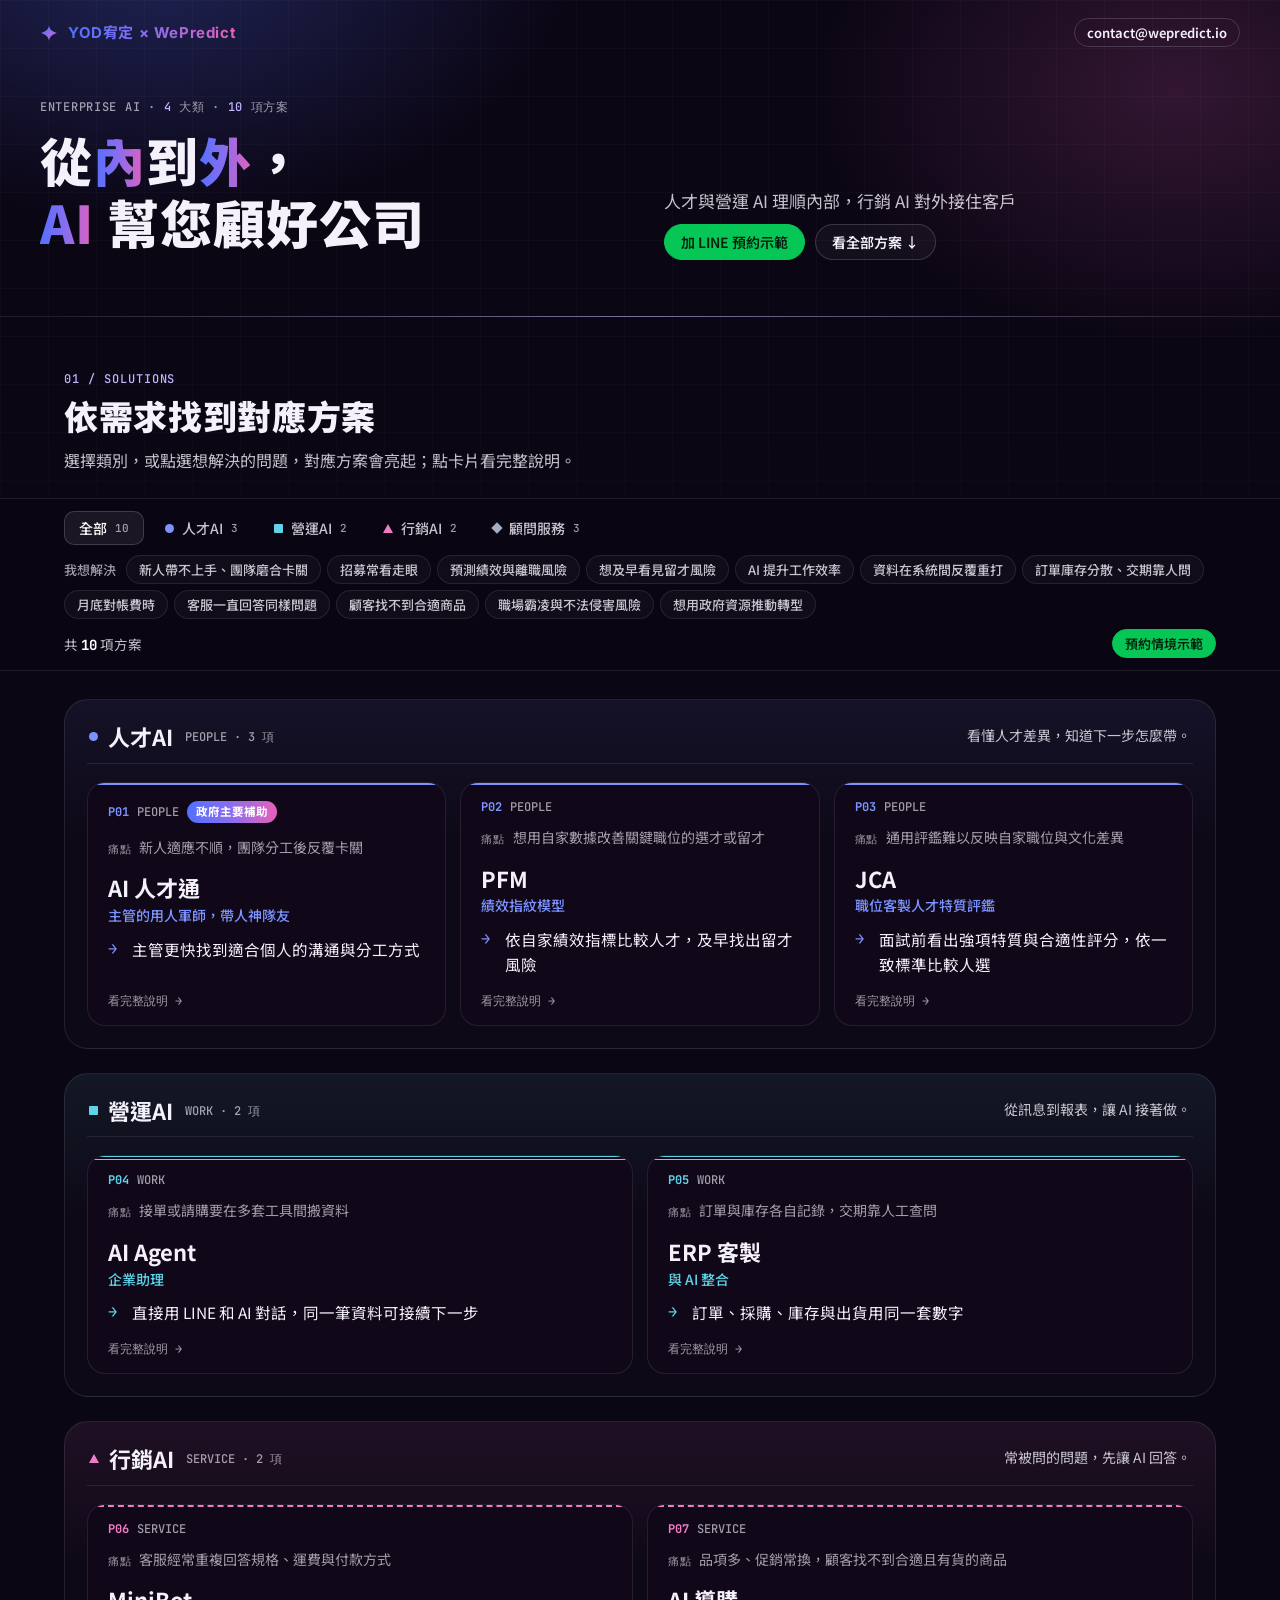
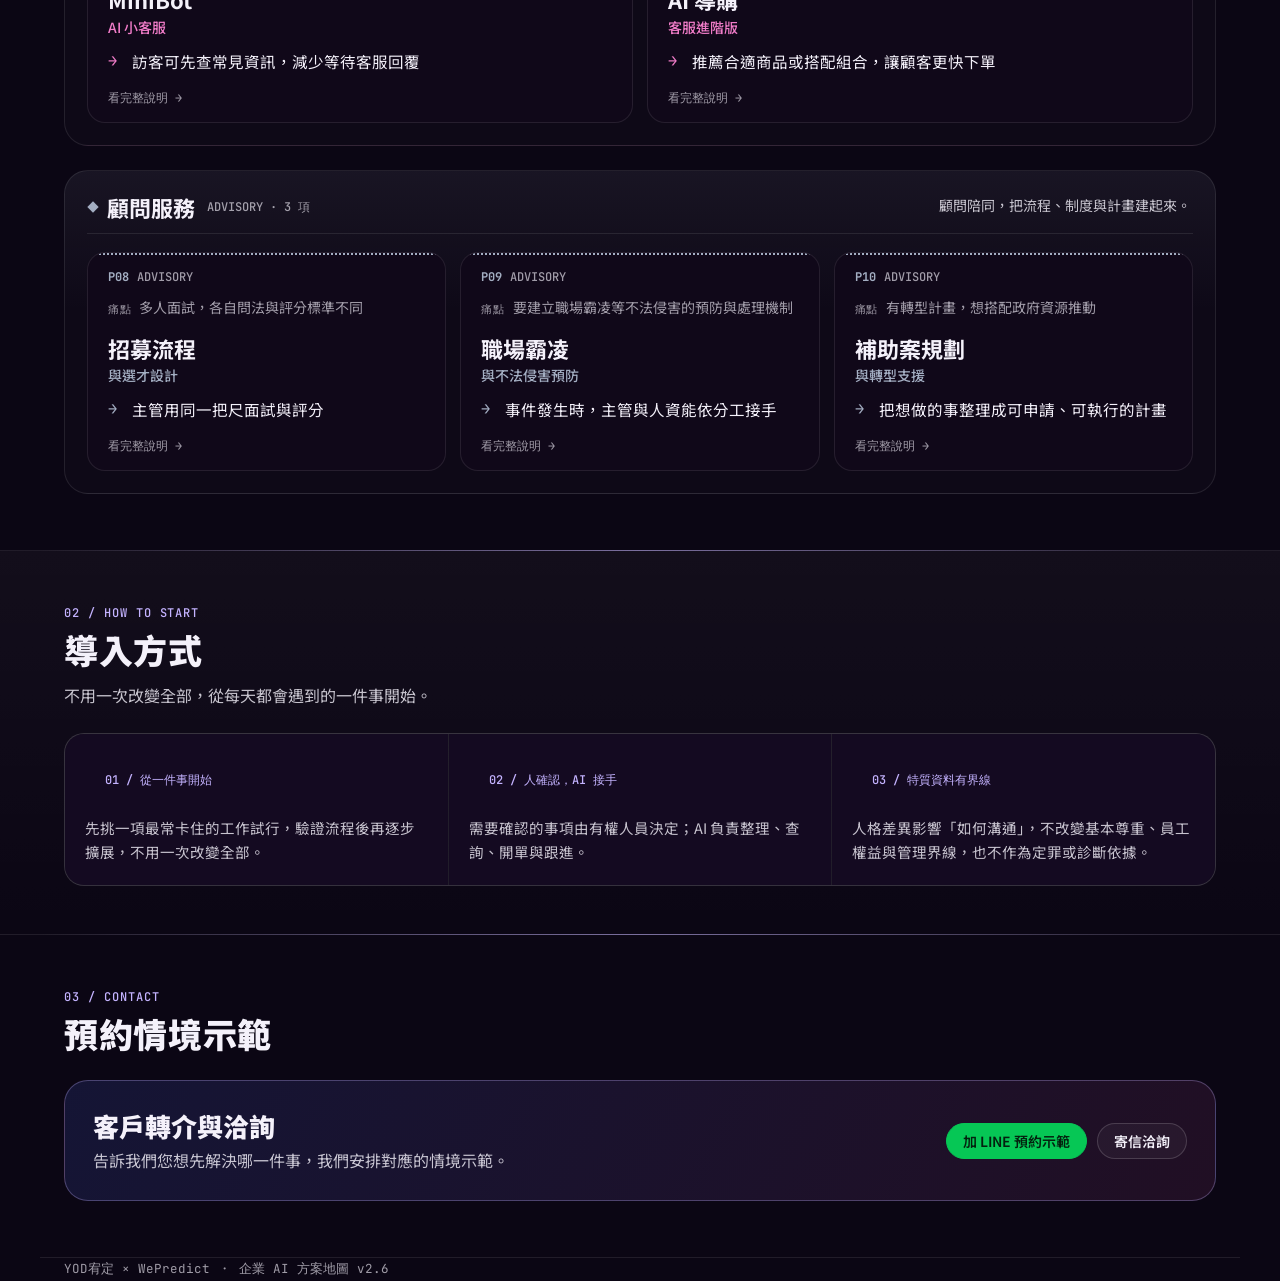
<file: solutions/index.html>
<!DOCTYPE html>
<html lang="zh-Hant">
<head>
<meta charset="utf-8">
<meta name="viewport" content="width=device-width, initial-scale=1">
<title>YOD × WePredict 企業 AI 方案地圖</title>
<meta name="description" content="人才與營運 AI 理順內部，行銷 AI 對外接住客戶。">
<meta property="og:type" content="website">
<meta property="og:locale" content="zh_TW">
<meta property="og:title" content="YOD AI解決方案和顧問支援服務">
<meta property="og:description" content="人才與營運 AI 理順內部，行銷 AI 對外接住客戶。">
<meta property="og:url" content="https://devinc9.github.io/traitty/solutions/">
<link rel="preconnect" href="https://fonts.googleapis.com">
<link rel="preconnect" href="https://fonts.gstatic.com" crossorigin>
<link rel="stylesheet" href="https://fonts.googleapis.com/css2?family=Inter:wght@400;500;600;700&family=JetBrains+Mono:wght@400;500;700&family=Noto+Sans+TC:wght@400;500;700;900&display=swap">
<style>
/* Traitty AI Design System — dark, single theme by choice.
   Layout idea: compact hero, then straight into the wall. A sticky bar (category tabs + "我想解決" chips)
   drives a 3-column wall of pain → solution → outcome cards; a drawer holds the full spec. */
:root{
  --bg:#0B0614; --surface:#140A21; --surface-2:#1D1030;
  --line:rgba(255,255,255,.09); --line-2:rgba(255,255,255,.16);
  --fg:#F4F1FA; --fg-2:rgba(244,241,250,.80); --fg-3:rgba(244,241,250,.64);
  --brand:#8C6DEE; --grad:linear-gradient(90deg,#5270FF 0%,#8C6DEE 50%,#E860B8 100%);
  --c-talent:#7C93FF; --c-ops:#5FD4E8; --c-mkt:#F07CC8; --c-consult:#A3AEC2;
  --line-green:#06C755;
  --f-zh:"Noto Sans TC","Inter",system-ui,sans-serif;
  --f-sans:"Inter","Noto Sans TC",system-ui,sans-serif;
  --f-mono:"JetBrains Mono",ui-monospace,Menlo,monospace;
  --ease:cubic-bezier(.22,1,.36,1);
  color-scheme:dark;
}
*{box-sizing:border-box}
html,body{margin:0;background:var(--bg);color:var(--fg);font-family:var(--f-zh);-webkit-font-smoothing:antialiased}
body{overflow-x:hidden}
a{color:inherit}
button{font:inherit;color:inherit}
:focus-visible{outline:2px solid #C4B3FF;outline-offset:3px;border-radius:8px}
.wrap{max-width:1200px;margin:0 auto;padding:0 24px}
.mono{font-family:var(--f-mono)}
.sr{position:absolute;width:1px;height:1px;overflow:hidden;clip:rect(0 0 0 0);white-space:nowrap}

/* ground */
.glow{position:absolute;inset:0 0 auto;height:900px;pointer-events:none;z-index:0;
  background:radial-gradient(600px 380px at 12% -5%,rgba(82,112,255,.28),transparent 70%),radial-gradient(520px 360px at 92% 10%,rgba(232,96,184,.18),transparent 70%)}
.gridbg{position:absolute;inset:0 0 auto;height:820px;pointer-events:none;z-index:0;
  background-image:linear-gradient(rgba(255,255,255,.025) 1px,transparent 1px),linear-gradient(90deg,rgba(255,255,255,.025) 1px,transparent 1px);
  background-size:48px 48px;mask-image:linear-gradient(#000 40%,transparent)}
header,main,footer{position:relative;z-index:1}

/* nav */
.nav{display:flex;align-items:center;justify-content:space-between;gap:16px;padding:18px 0}
.brand{display:flex;align-items:center;gap:10px;font:700 15px/1 var(--f-sans);letter-spacing:.04em}
.brand b{background:var(--grad);-webkit-background-clip:text;background-clip:text;color:transparent}
.row{display:flex;gap:10px;flex-wrap:wrap;align-items:center}
.btn{display:inline-flex;align-items:center;gap:8px;padding:10px 16px;border-radius:999px;font:600 14px/1 var(--f-zh);text-decoration:none;border:1px solid var(--line-2);background:rgba(255,255,255,.04);cursor:pointer;transition:transform .12s var(--ease),border-color .2s,background .2s;white-space:nowrap}
.btn:hover{transform:translateY(-1px);border-color:rgba(196,179,255,.55)}
.btn-line{background:var(--line-green);border-color:var(--line-green);color:#04210F}
.btn-line:hover{border-color:#6BF0A4;background:#19D466}
.btn-line .mono{font-weight:700}
.btn-ghost{background:transparent}
.btn-sm{padding:7px 12px;font-size:13px}

/* hero */
.hero{display:grid;grid-template-columns:minmax(0,1fr) minmax(0,1fr);gap:48px;align-items:end;padding:36px 0 8px}
.hero-r{padding-bottom:8px}
.kicker{font:500 12px/1 var(--f-mono);color:var(--fg-3);letter-spacing:.06em}
.kicker b{color:#C4B3FF;font-weight:500}
h1{font:900 clamp(34px,4.6vw,52px)/1.2 var(--f-zh);letter-spacing:.02em;margin:16px 0 14px;text-wrap:balance}
h1 .k{background:var(--grad);-webkit-background-clip:text;background-clip:text;color:transparent}
.sub{font-size:17px;line-height:1.75;color:var(--fg-2);margin:0 0 8px;max-width:30em}
.how-x{list-style:none;margin:22px 0 24px;padding:0;display:grid;gap:10px;counter-reset:s}
.how li{display:grid;grid-template-columns:34px 1fr;gap:10px;align-items:baseline;font-size:15px;color:var(--fg-2);counter-increment:s}
.how li::before{content:"0" counter(s);font:700 12px/1 var(--f-mono);color:#C4B3FF;padding-top:3px}
.how b{color:var(--fg)}
.reassure{font-size:13px;color:var(--fg-3);margin:10px 0 0}

/* sections */
.sec{position:relative;padding:56px 0 48px;border-top:1px solid var(--line)}
.sec::before{content:"";position:absolute;top:-1px;left:50%;transform:translateX(-50%);width:min(1200px,100%);height:1px;background:linear-gradient(90deg,transparent,rgba(196,179,255,.55),transparent)}
.sec-band{background:linear-gradient(180deg,rgba(255,255,255,.03),rgba(255,255,255,0))}
.sec-h{display:grid;gap:10px;margin-bottom:24px}
.sec-h .idx{font:500 12px/1 var(--f-mono);color:#C4B3FF;letter-spacing:.08em}
.sec-h h2{margin:0;font:900 clamp(26px,3vw,34px)/1.25 var(--f-zh);letter-spacing:.02em;text-wrap:balance}
.sec-h p{margin:0;color:var(--fg-2);font-size:16px;line-height:1.7;max-width:40em}
#solutions{margin-top:40px}
@media (min-width:981px){ .grp.two{grid-template-columns:repeat(2,minmax(0,1fr))} }
/* filter bar */
.bar{position:sticky;top:0;z-index:6;padding:12px 0;background:rgba(11,6,20,.92);backdrop-filter:blur(10px);border-top:1px solid var(--line);border-bottom:1px solid var(--line)}
.bar .wrap{display:grid;gap:10px}
.tabs{display:flex;gap:6px;overflow-x:auto;scrollbar-width:none}
.tab{display:inline-flex;align-items:center;gap:8px;padding:9px 14px;border-radius:10px;border:1px solid transparent;background:transparent;cursor:pointer;font:500 14px/1 var(--f-zh);color:var(--fg-2);white-space:nowrap;transition:all .2s}
.tab:hover{color:#fff;background:rgba(255,255,255,.04)}
.tab[aria-selected="true"]{color:#fff;background:rgba(255,255,255,.07);border-color:var(--line-2)}
.tab .n{font:500 11px/1 var(--f-mono);color:var(--fg-3)}
.shape{display:inline-block;flex:none}
.shape.s-talent{width:9px;height:9px;border-radius:50%;background:var(--c-talent)}
.shape.s-ops{width:9px;height:9px;border-radius:1px;background:var(--c-ops)}
.shape.s-mkt{width:0;height:0;border-left:5px solid transparent;border-right:5px solid transparent;border-bottom:9px solid var(--c-mkt)}
.shape.s-consult{width:8px;height:8px;transform:rotate(45deg);background:var(--c-consult)}
.needs{display:flex;gap:6px;align-items:center;flex-wrap:wrap}
.needs .lab{font:500 13px/1 var(--f-zh);color:var(--fg-3);white-space:nowrap;margin-right:4px}
.chip{padding:7px 12px;border-radius:999px;border:1px solid var(--line);background:rgba(255,255,255,.03);cursor:pointer;font:500 13px/1 var(--f-zh);color:var(--fg-2);white-space:nowrap;transition:all .2s}
.chip:hover{border-color:var(--line-2);color:#fff}
.chip[aria-pressed="true"]{background:rgba(140,109,238,.22);border-color:#A992F5;color:#fff}
.status{display:flex;align-items:center;gap:12px;flex-wrap:wrap;font-size:13.5px;color:var(--fg-2)}
.status b{font:700 14px/1 var(--f-mono);color:#fff}
.status .clear[hidden]{display:none}
.status .clear{all:unset;cursor:pointer;font:500 12.5px/1 var(--f-mono);color:#C4B3FF;border-bottom:1px dotted}
.status .push{margin-left:auto}
.needs-select{display:none}

/* wall */
.wall{padding:4px 24px 8px}
.grp{--c:var(--brand);display:grid;grid-template-columns:repeat(3,minmax(0,1fr));gap:14px;margin-top:24px;padding:22px;border-radius:24px;border:1px solid var(--line);background:linear-gradient(180deg,color-mix(in srgb,var(--c) 9%,transparent),rgba(255,255,255,.015) 140px)}
.grp-h{grid-column:1/-1;display:flex;align-items:baseline;gap:12px;flex-wrap:wrap;padding:0 2px 12px;border-bottom:1px solid var(--line);margin-bottom:4px}
.grp-h .gt{margin:0;font:700 22px/1.3 var(--f-zh);display:flex;align-items:center;gap:10px}
.grp-h .code{font:500 12px/1 var(--f-mono);color:var(--fg-3)}
.grp-h p{margin:0 0 0 auto;color:var(--fg-2);font-size:14px}
.card{--c:var(--brand);position:relative;display:flex;flex-direction:column;text-align:left;border-radius:18px;border:1px solid var(--line);background:#100819;cursor:pointer;overflow:hidden;isolation:isolate;padding:0;transition:transform .25s var(--ease),opacity .2s var(--ease),border-color .25s,box-shadow .25s}
.card::before{content:"";position:absolute;inset:0;z-index:-1;background:radial-gradient(380px circle at var(--mx,50%) var(--my,0%),color-mix(in srgb,var(--c) 18%,transparent),transparent 45%);opacity:0;transition:opacity .3s}
.card:hover{transform:translateY(-2px);border-color:color-mix(in srgb,var(--c) 50%,transparent)}
.card:hover::before{opacity:1}
.card .edge{position:absolute;left:0;right:0;top:0;height:0;border-top:2px solid var(--c)}
.card[data-cat="ops"] .edge{border-top:4px double var(--c)}
.card[data-cat="mkt"] .edge{border-top:2px dashed var(--c)}
.card[data-cat="consult"] .edge{border-top:2px dotted var(--c)}
.card.dim{opacity:.25}
.card.hit{border-color:color-mix(in srgb,var(--c) 70%,transparent);box-shadow:0 14px 40px -16px color-mix(in srgb,var(--c) 70%,transparent)}
.card .hitmark{display:none;font:700 11px/1 var(--f-mono);color:#04210F;background:#6BF0A4;padding:4px 7px;border-radius:6px}
.card.hit .hitmark{display:inline-block}
.c-top{display:flex;align-items:center;gap:8px;padding:18px 20px 0;font:700 12px/1 var(--f-mono);color:var(--c)}
.c-top .cat{color:var(--fg-3);font-weight:500}
.c-top .sp{margin-left:auto;display:flex;gap:6px;align-items:center}
.badge{font:700 11.5px/1 var(--f-zh);padding:5px 9px;border-radius:999px;background:var(--grad);color:#fff}
.c-pain{margin:14px 20px 0;font-size:14px;line-height:1.55;color:var(--fg-3)}
.c-pain .lb{font:500 11px/1 var(--f-mono);color:var(--fg-3);margin-right:8px;letter-spacing:.06em}
.c-name{margin:16px 20px 0;font:700 22px/1.25 var(--f-zh)}
.c-name small{display:block;margin-top:4px;font:500 14px/1.35 var(--f-zh);color:var(--c)}
.c-out{margin:12px 20px 0;font-size:15.5px;line-height:1.6;color:var(--fg);display:grid;grid-template-columns:18px 1fr;gap:6px}
.c-out::before{content:"→";color:var(--c);font-family:var(--f-mono)}
.c-tags{display:flex;gap:6px;flex-wrap:wrap;margin:14px 20px 0}
.tag{font:500 12px/1 var(--f-zh);padding:5px 9px;border-radius:8px;background:rgba(255,255,255,.05);border:1px solid var(--line);color:var(--fg-2)}
.c-more{margin-top:auto;padding:18px 20px 18px;font:500 12px/1 var(--f-mono);color:var(--fg-3)}
.card:hover .c-more{color:var(--c)}

/* principles + contact */
.principles{display:grid;grid-template-columns:repeat(3,minmax(0,1fr));gap:1px;background:var(--line);border:1px solid var(--line);border-radius:20px;overflow:hidden}
.principles div{background:var(--surface);padding:20px}
.principles .h{font:500 12px/1 var(--f-mono);color:#C4B3FF;margin-bottom:10px}
.principles p{margin:0;font-size:14.5px;line-height:1.7;color:var(--fg-2)}
.contact{display:grid;grid-template-columns:1fr auto;gap:20px;align-items:center;padding:28px;border-radius:24px;border:1px solid rgba(196,179,255,.3);background:linear-gradient(120deg,rgba(82,112,255,.14),rgba(232,96,184,.10));margin-bottom:8px}
.contact h2{margin:0 0 6px;font:900 26px/1.3 var(--f-zh)}
.contact p{margin:0;color:var(--fg-2)}
.contact .ids{font:500 13px/1.7 var(--f-mono);color:var(--fg-3);margin-top:10px}
footer{border-top:1px solid var(--line);padding:22px 0 40px;font:400 12.5px/1.8 var(--f-mono);color:var(--fg-3)}
footer a{color:var(--fg-2);text-decoration:none;border-bottom:1px dotted var(--fg-3)}

/* drawer */
.scrim{position:fixed;inset:0;z-index:20;background:rgba(5,2,10,.62);backdrop-filter:blur(6px);opacity:0;pointer-events:none;transition:opacity .3s}
.scrim.open{opacity:1;pointer-events:auto}
.drawer{--c:var(--brand);position:fixed;z-index:21;left:50%;top:50%;width:min(760px,calc(100% - 32px));max-height:min(86vh,860px);background:var(--surface-2);border:1px solid var(--line-2);border-radius:24px;overflow:hidden;transform:translate(-50%,-46%) scale(.97);opacity:0;visibility:hidden;transition:transform .35s var(--ease),opacity .25s var(--ease),visibility 0s .35s;display:flex;flex-direction:column;box-shadow:0 40px 120px rgba(0,0,0,.6),0 0 0 1px color-mix(in srgb,var(--c) 25%,transparent)}
.drawer.open{transform:translate(-50%,-50%);opacity:1;visibility:visible;transition:transform .35s var(--ease),opacity .25s var(--ease)}
.d-head{padding:18px 24px 16px;border-bottom:1px solid var(--line);position:relative}
.d-head::after{content:"";position:absolute;left:0;right:0;bottom:-1px;height:1px;background:linear-gradient(90deg,var(--c),transparent)}
.d-head::before{content:"";position:absolute;left:0;right:0;top:0;height:3px;background:var(--c)}
.d-nav{display:flex;align-items:center;gap:8px;font:500 12px/1 var(--f-mono);color:var(--fg-3)}
.d-nav .code{color:var(--c);font-weight:700;font-size:13px}
.ibtn{width:34px;height:34px;border-radius:10px;border:1px solid var(--line-2);background:rgba(255,255,255,.04);cursor:pointer;display:grid;place-items:center}
.ibtn:hover{border-color:#C4B3FF}
.d-nav .gap{margin-left:auto}
.d-title{font:900 30px/1.25 var(--f-zh);margin:14px 0 4px}
.d-sub{color:var(--c);font:500 15px/1.4 var(--f-zh);margin:0}
.d-body{padding:20px 24px 24px;overflow-y:auto;display:grid;gap:12px}
.step{display:grid;grid-template-columns:28px 1fr;gap:12px}
.step .no{font:700 12px/1 var(--f-mono);color:var(--c);padding-top:16px;text-align:right}
.spec{border:1px solid var(--line);border-radius:14px;padding:14px 16px;background:rgba(255,255,255,.025)}
.spec h3{margin:0 0 8px;font:500 12px/1 var(--f-mono);color:var(--fg-3);letter-spacing:.08em}
.spec p{margin:0;font-size:15.5px;line-height:1.75;color:var(--fg-2)}
.spec p strong{color:#fff}
.spec.out{background:color-mix(in srgb,var(--c) 12%,transparent);border-color:color-mix(in srgb,var(--c) 42%,transparent)}
.spec.out p{color:var(--fg)}
.hl{list-style:none;margin:6px 0 0;padding:0;display:grid;gap:8px}
.hl li{display:grid;grid-template-columns:16px 1fr;gap:8px;font-size:14.5px;line-height:1.6;color:var(--fg-2)}
.hl li::before{content:"";width:12px;height:1px;background:var(--c);margin-top:11px}
.hl-h{font:500 12px/1 var(--f-mono);color:var(--fg-3);letter-spacing:.08em;margin-top:8px}
.d-foot{margin-top:auto;padding:12px 24px;border-top:1px solid var(--line);display:flex;gap:8px;flex-wrap:nowrap;align-items:center;background:rgba(11,6,20,.4)}
.d-foot .btn{flex:none}
.d-foot .note{flex-basis:100%;font-size:12.5px;color:var(--fg-3)}
.toast{font:500 12px/1 var(--f-mono);color:#6BF0A4;opacity:0;transition:opacity .2s}
.toast.on{opacity:1}

@media (max-width:980px){
  .hero{grid-template-columns:1fr}
  .grp{grid-template-columns:repeat(2,minmax(0,1fr))}
  .principles{grid-template-columns:1fr}
}
@media (max-width:640px){
  .wrap{padding:0 16px}
  .grp{grid-template-columns:1fr;padding:16px}
  .wall{padding:4px 16px 8px}
  .grp-h p{margin:0;flex-basis:100%}
  .contact{grid-template-columns:1fr}
  .needs .chip{display:none}
  .needs-select{display:block;width:100%;padding:9px 12px;border-radius:10px;background:var(--surface);border:1px solid var(--line-2);color:var(--fg);font:500 14px var(--f-zh)}
  .nav .hide-sm{display:none}
  .drawer{max-height:88vh;width:calc(100% - 20px);border-radius:20px}
  .d-head{padding:14px 16px 12px}
  .d-title{font-size:24px;margin:10px 0 2px}
  .d-sub{font-size:14px}
  .ibtn{width:32px;height:32px}
  .d-body{padding:14px 16px 16px;gap:10px}
  .step{grid-template-columns:1fr;gap:0}
  .step .no{display:none}
  .spec{padding:12px 14px}
  .spec p{font-size:15px;line-height:1.7}
  .d-foot{padding:10px 16px;gap:6px}
  .d-foot .btn{padding:8px 11px;font-size:13px}
}
@media (prefers-reduced-motion:reduce){
  *,*::before,*::after{animation:none!important;transition:none!important}
}
</style>
</head>
<body>
<div class="glow" aria-hidden="true"></div>
<div class="gridbg" aria-hidden="true"></div>

<header class="wrap nav">
  <div class="brand">
    <svg width="18" height="18" viewBox="0 0 24 24" aria-hidden="true"><defs><linearGradient id="g1" x1="0" y1="0" x2="1" y2="1"><stop offset="0" stop-color="#5270FF"/><stop offset=".5" stop-color="#8C6DEE"/><stop offset="1" stop-color="#E860B8"/></linearGradient></defs><path d="M12 1.5c.7 5.3 3.2 7.8 10.5 10.5-7.3 2.7-9.8 5.2-10.5 10.5C11.3 17.2 8.8 14.7 1.5 12 8.8 9.3 11.3 6.8 12 1.5z" fill="url(#g1)"/></svg>
    <b>YOD宥定 × WePredict</b>
  </div>
  <div class="row">
    <a class="btn btn-ghost btn-sm hide-sm" href="mailto:contact@wepredict.io">contact@wepredict.io</a>
  </div>
</header>

<main>
  <section class="wrap hero" aria-labelledby="h1">
    <div class="hero-l">
      <div class="kicker">ENTERPRISE AI · <b>4</b> 大類 · <b>10</b> 項方案</div>
      <h1 id="h1">從<span class="k">內</span>到<span class="k">外</span>，<br><span class="k">AI</span> 幫您顧好公司</h1>
    </div>
    <div class="hero-r">
      <p class="sub">人才與營運 AI 理順內部，行銷 AI 對外接住客戶</p>
      <div class="row">
        <a class="btn btn-line" href="https://line.me/R/ti/p/@451dutnw" target="_blank" rel="noopener">加 LINE 預約示範</a>
        <a class="btn" href="#solutions">看全部方案 ↓</a>
      </div>
    </div>

  </section>

  <section class="sec" id="solutions" aria-labelledby="secSol">
  <div class="wrap sec-h">
    <span class="idx">01 / SOLUTIONS</span>
    <h2 id="secSol">依需求找到對應方案</h2>
    <p>選擇類別，或點選想解決的問題，對應方案會亮起；點卡片看完整說明。</p>
  </div>
  <div class="bar" id="bar">
    <div class="wrap">
      <div class="tabs" role="tablist" aria-label="方案類別" id="tabs"></div>
      <div class="needs" id="needs" role="group" aria-label="我想解決"><span class="lab">我想解決</span></div>
      <label class="sr" for="needSel">我想解決</label>
      <select id="needSel" class="needs-select"></select>
      <div class="status"><span id="count" aria-live="polite"></span><button class="clear" id="clear" type="button" hidden>清除篩選</button>
        <a class="btn btn-line btn-sm push" id="barCta" href="https://line.me/R/ti/p/@451dutnw" target="_blank" rel="noopener">預約情境示範</a></div>
    </div>
  </div>

  <div class="wrap wall" id="wall"></div>
  </section>

  <section class="sec sec-band" id="start" aria-labelledby="secStart">
  <div class="wrap">
    <div class="sec-h">
      <span class="idx">02 / HOW TO START</span>
      <h2 id="secStart">導入方式</h2>
      <p>不用一次改變全部，從每天都會遇到的一件事開始。</p>
    </div>
    <div class="principles">
      <div><div class="h">01 / 從一件事開始</div><p>先挑一項最常卡住的工作試行，驗證流程後再逐步擴展，不用一次改變全部。</p></div>
      <div><div class="h">02 / 人確認，AI 接手</div><p>需要確認的事項由有權人員決定；AI 負責整理、查詢、開單與跟進。</p></div>
      <div><div class="h">03 / 特質資料有界線</div><p>人格差異影響「如何溝通」，不改變基本尊重、員工權益與管理界線，也不作為定罪或診斷依據。</p></div>
    </div>
  </div>
  </section>

  <section class="sec" id="contact" aria-labelledby="secContact">
  <div class="wrap">
    <div class="sec-h">
      <span class="idx">03 / CONTACT</span>
      <h2 id="secContact">預約情境示範</h2>
    </div>
    <div class="contact">
      <div>
        <h2>客戶轉介與洽詢</h2>
        <p>告訴我們您想先解決哪一件事，我們安排對應的情境示範。</p>
      </div>
      <div class="row">
        <a class="btn btn-line" href="https://line.me/R/ti/p/@451dutnw" target="_blank" rel="noopener">加 LINE 預約示範</a>
        <a class="btn" href="mailto:contact@wepredict.io">寄信洽詢</a>
      </div>
    </div>
  </div>
  </section>
</main>

<footer class="wrap">
  <div>YOD宥定 × WePredict ・ 企業 AI 方案地圖 v2.6</div>
</footer>

<div class="scrim" id="scrim"></div>
<aside class="drawer" id="drawer" role="dialog" aria-modal="true" aria-labelledby="dTitle" aria-hidden="true">
  <div class="d-head">
    <div class="d-nav">
      <span class="code" id="dCode"></span><span id="dCat"></span>
      <span class="gap"></span>
      <button class="ibtn" id="dPrev" type="button" aria-label="上一項方案"><svg width="16" height="16" viewBox="0 0 24 24" fill="none" stroke="currentColor" stroke-width="2" stroke-linecap="round" aria-hidden="true"><path d="M15 6l-6 6 6 6"/></svg></button>
      <button class="ibtn" id="dNext" type="button" aria-label="下一項方案"><svg width="16" height="16" viewBox="0 0 24 24" fill="none" stroke="currentColor" stroke-width="2" stroke-linecap="round" aria-hidden="true"><path d="M9 6l6 6-6 6"/></svg></button>
      <button class="ibtn" id="dClose" type="button" aria-label="關閉"><svg width="16" height="16" viewBox="0 0 24 24" fill="none" stroke="currentColor" stroke-width="2" stroke-linecap="round" aria-hidden="true"><path d="M6 6l12 12M18 6L6 18"/></svg></button>
    </div>
    <h2 class="d-title" id="dTitle"></h2>
    <p class="d-sub" id="dSub"></p>
  </div>
  <div class="d-body" id="dBody"></div>
  <div class="d-foot" id="dFoot"></div>
</aside>

<script>
(() => {
const LINE = "https://line.me/R/ti/p/@451dutnw";
const CATS = [
  {id:"talent", label:"人才AI",  code:"PEOPLE",  color:"#7C93FF", line:"看懂人才差異，知道下一步怎麼帶。"},
  {id:"ops",    label:"營運AI",  code:"WORK",    color:"#5FD4E8", line:"從訊息到報表，讓 AI 接著做。"},
  {id:"mkt",    label:"行銷AI",  code:"SERVICE", color:"#F07CC8", line:"常被問的問題，先讓 AI 回答。"},
  {id:"consult",label:"顧問服務", code:"ADVISORY",color:"#A3AEC2", line:"顧問陪同，把流程、制度與計畫建起來。"},
];
const NEEDS = [
  {id:"lead",   label:"新人帶不上手、團隊磨合卡關", ids:["p01"]},
  {id:"hire",   label:"招募常看走眼",               ids:["p02","p03","p08"]},
  {id:"predict",label:"預測績效與離職風險",         ids:["p02"]},
  {id:"retain", label:"想及早看見留才風險",         ids:["p01","p02"]},
  {id:"eff",    label:"AI 提升工作效率",            ids:["p04"]},
  {id:"retype", label:"資料在系統間反覆重打",       ids:["p04","p05"]},
  {id:"stock",  label:"訂單庫存分散、交期靠人問",   ids:["p05"]},
  {id:"recon",  label:"月底對帳費時",               ids:["p05"]},
  {id:"faq",    label:"客服一直回答同樣問題",       ids:["p06"]},
  {id:"shop",   label:"顧客找不到合適商品",         ids:["p07"]},
  {id:"risk",   label:"職場霸凌與不法侵害風險",     ids:["p09"]},
  {id:"fund",   label:"想用政府資源推動轉型",       ids:["p10","p01"]},
];
/* fn / who / gain: verbatim from 產品與服務速查表 v1.14. pain / out: trimmed from the same sheet. hl: from the product pages. */
const P = [
 {id:"p01",cat:"talent",name:"AI 人才通",sub:"主管的用人軍師，帶人神隊友",badge:"政府主要補助",
  pain:"新人適應不順，團隊分工後反覆卡關",out:"主管更快找到適合個人的溝通與分工方式",tags:["個人化面試題本","28 項管理工具"],
  fn:"全方位人才決策 AI，從選才延伸到在職團隊協作與留才，企業最佳管理策略工具。",
  who:["人資與部門主管。","新人適應不順，或團隊分工後反覆卡關、人員職務調動等。"],
  gain:"主管更快找到適合個人的溝通與分工方式，減少新人融入與團隊磨合時的反覆試錯，提高工作效率與留任機會。",
  hl:["5 大人才管理主題、28 項標準化 AI 管理工具，每項交付固定成果：題本、指南、手冊、談話腳本","個人使用說明書：工作動能來源、耗能情境與溝通建議","導入方案「帶人有底 90 天」：顧問陪同完成第一次試帶"],
  link:"https://yodm.tw/_talent_master"},
 {id:"p02",cat:"talent",name:"PFM",sub:"績效指紋模型",
  pain:"想用自家數據改善關鍵職位的選才或留才",out:"依自家績效指標比較人才，及早找出留才風險",tags:["績效預測","離職風險"],
  fn:"以企業歷史績效或留任資料與人才特質，建立職務專屬模型，預測績效與離職風險。",
  who:[null,"已有業績、服務品質或留任紀錄的企業，想用自家數據改善關鍵職位的選才或留才。"],
  gain:"讓用人主管依自家績效指標比較人才，或及早找出值得關注的留才風險。",
  hl:["三步驟：定義本質（特質）→ 掌握數據（企業績效）→ 建立模型（機器學習）","面試前預測人才的銷售業績、顧客滿意度與離職風險","以九宮格進行人才盤點與團隊優化"],
  link:"https://www.wepredict.io"},
 {id:"p03",cat:"talent",name:"JCA",sub:"職位客製人才特質評鑑",
  pain:"通用評鑑難以反映自家職位與文化差異",out:"面試前看出強項特質與合適性評分，依一致標準比較人選",tags:["合適性評分","特質說明"],
  fn:"依企業職位、工作內容與人才樣貌，以心理學為基礎客製人格特質評鑑；線上作答後，後台即時顯示合適性評分與特質說明。",
  who:["企業主管與人資。","招募新人或評選現有人才時，通用評鑑難以反映自家職位與文化的差異。"],
  gain:"面試前就看出與職位相關的強項特質與合適性評分，降低履歷與面試的主觀偏誤，讓主管依一致標準比較人選；累積數據後可升級為 AI 識才預測模型。",
  hl:["流程：了解職位與需求 → 資料分析建立專屬評鑑 → 線上作答 → 後台即時顯示合適性評分與特質說明","依企業職位、模式與文化量身建立，不是通用版本","專屬帳號與雲端平台，7／24 線上施測，可大量發送、擴大招募管道","累積數據後可延伸為 AI 識才預測模型"],
  link:"https://www.wepredict.io/jca"},
 {id:"p04",cat:"ops",name:"AI Agent",sub:"企業助理",
  pain:"接單或請購要在多套工具間搬資料",out:"直接用 LINE 和 AI 對話，同一筆資料可接續下一步",tags:["LINE 交辦","開單與跟進"],
  fn:"建置銷售、採購、庫存與財會工作流。可以從訊息及文件擷取資料，接續系統查詢、開單、人工核准與追蹤。",
  who:["業務、採購、財會與營運。","接單或請購要在多套工具間搬資料，跨部門交接靠人工追問。"],
  gain:"直接用 LINE 和 AI 對話，同一筆資料可接續下一步，減少重打與漏接。主管能掌握卡在哪一關，業務也能更快回覆報價與進度。",
  hl:["輸入來源：LINE、Email、照片、語音、PDF、Excel","可沿用既有 ERP、進銷存、CRM 與工作工具","重要內容先呈現供確認，再執行"],
  link:"https://yodm.tw/wp_agent"},
 {id:"p05",cat:"ops",name:"ERP 客製",sub:"與 AI 整合",
  pain:"訂單與庫存各自記錄，交期靠人工查問",out:"訂單、採購、庫存與出貨用同一套數字",tags:["系統串接","缺料與卡關可視"],
  fn:"客製化建置 ERP 並整合 AI 應用，串接既有系統中的訂單、採購、庫存及出貨。",
  who:["製造、批發與零售。","訂單與庫存各自記錄，交期靠人工查問。"],
  gain:"訂單、採購、庫存與出貨用同一套數字，不必跨系統重打與月底對帳；老闆隨時掌握缺料與卡關，交期與進貨決策不再靠問人。",
  hl:[], link:null},
 {id:"p06",cat:"mkt",name:"MiniBot",sub:"AI 小客服",
  pain:"客服經常重複回答規格、運費與付款方式",out:"訪客可先查常見資訊，減少等待客服回覆",tags:["官網問答","答不出清單"],
  fn:"把產品與服務說明整理成知識稿，支援試問、發布及官網問答。答不出時提示真人聯絡方式，並列入清單供補充。",
  who:["有官網的品牌與服務商。","客服經常重複回答商品規格、運費、付款方式或服務規則。"],
  gain:"訪客可先查常見資訊，減少等待客服回覆。客服可用答不出清單補齊內容，把時間留給個案。",
  hl:["網站貼上一行程式碼，右下角出現客服視窗","貼上原文，AI 整理知識稿；發布前試問，可下架或回復舊版","不處理訂單、退款與醫療、法律、財務等高風險建議；重要資訊建議由真人確認"],
  link:"https://yodm.tw/minibot"},
 {id:"p07",cat:"mkt",name:"AI 導購",sub:"客服進階版",
  pain:"品項多、促銷常換，顧客找不到合適且有貨的商品",out:"推薦合適商品或搭配組合，讓顧客更快下單",tags:["商品推薦","搭配組合"],
  fn:"依顧客需求、店家現行優惠與可用庫存資料推薦商品，並引導至商品頁。",
  who:["品牌、零售店家與製造商。","品項多、促銷常更換，或顧客想找符合用途且有貨的商品。"],
  gain:"為顧客推薦合適商品或搭配組合（如配餐、組合優惠），降低顧客與客服的來回詢問與決策時間，讓顧客更快下單。",
  hl:[], link:"https://yodm.tw/minibot"},
 {id:"p08",cat:"consult",name:"招募流程",sub:"與選才設計",
  pain:"多人面試，各自問法與評分標準不同",out:"主管用同一把尺面試與評分",tags:["結構化面試","評分表"],
  fn:"顧問訪談用人主管，釐清職務輪廓與關鍵能力，產出職缺文案、結構化面試題與評分表。",
  who:["人資與用人主管。","同一職缺由多人面試，各自問法與評分標準不同，錄取後才發現不適任。"],
  gain:"主管用同一把尺面試與評分，依職務標準比較候選人，減少憑印象錄取與反覆討論。",
  hl:[], link:null},
 {id:"p09",cat:"consult",name:"職場霸凌",sub:"與不法侵害預防",
  pain:"要建立職場霸凌等不法侵害的預防與處理機制",out:"事件發生時，主管與人資能依分工接手",tags:["律師講座","申訴流程"],
  fn:"專業律師提供主管教育講座，並協助風險盤點、通報與申訴流程及主管應對指引，必要時協助處理法律事項。",
  who:["人資、職安與管理主管。","企業要建立職場霸凌等不法侵害的預防與處理機制。"],
  gain:"建立積極預防機制，且發生事件時，主管與人資能依分工接手，知道何時請律師介入，減少延誤與反覆轉交。",
  hl:[], link:null},
 {id:"p10",cat:"consult",name:"補助案規劃",sub:"與轉型支援",
  pain:"有轉型計畫，想搭配政府資源推動",out:"把想做的事整理成可申請、可執行的計畫",tags:["補助資源盤點","經費規劃"],
  fn:"依企業計畫或需求盤點補助資源，規劃提案重點、經費用途與執行方向。",
  who:[null,"已有營運改善、人才培育或轉型計畫，想搭配政府資源推動的企業。"],
  gain:"把想做的事整理成可申請、可執行的計畫，為專案推動、員工培訓與轉型爭取更多預算。",
  hl:[], link:null},
];
const cat = id => CATS.find(c=>c.id===id);
const prod = id => P.find(p=>p.id===id);
const esc = s => String(s).replace(/[&<>"]/g, m=>({"&":"&amp;","<":"&lt;",">":"&gt;","\"":"&quot;"}[m]));
const state = {cat:"all", need:null};

/* ---------- filter bar ---------- */
const tabs=document.getElementById("tabs"), needsEl=document.getElementById("needs"), sel=document.getElementById("needSel");
[{id:"all",label:"全部",n:P.length}].concat(CATS.map(c=>({id:c.id,label:c.label,n:P.filter(p=>p.cat===c.id).length}))).forEach(t=>{
  const b=document.createElement("button"); b.type="button"; b.className="tab"; b.setAttribute("role","tab"); b.dataset.cat=t.id;
  b.innerHTML=(t.id==="all"?"":`<span class="shape s-${t.id}"></span>`)+`${t.label} <span class="n">${t.n}</span>`;
  b.addEventListener("click", ()=>{ state.cat=t.id; state.need=null; apply(); });
  tabs.append(b); });
sel.innerHTML=`<option value="">我想解決⋯（全部）</option>`+NEEDS.map(n=>`<option value="${n.id}">${esc(n.label)}</option>`).join("");
sel.addEventListener("change", ()=>setNeed(sel.value||null));
NEEDS.forEach(n=>{ const b=document.createElement("button"); b.type="button"; b.className="chip"; b.dataset.need=n.id; b.textContent=n.label;
  b.addEventListener("click", ()=>setNeed(state.need===n.id?null:n.id)); needsEl.append(b); });
document.getElementById("clear").addEventListener("click", ()=>{ state.cat="all"; state.need=null; apply(); });
function setNeed(id){ state.need=id; if(id) state.cat="all"; apply(); }

/* ---------- wall ---------- */
const wall=document.getElementById("wall");
CATS.forEach(c=>{
  const g=document.createElement("div"); g.className="grp"+(P.filter(p=>p.cat===c.id).length===2?" two":""); g.dataset.cat=c.id; g.style.setProperty("--c", c.color);
  g.innerHTML=`<div class="grp-h"><h3 class="gt"><span class="shape s-${c.id}"></span>${c.label}</h3><span class="code">${c.code} · ${P.filter(p=>p.cat===c.id).length} 項</span><p>${esc(c.line)}</p></div>`;
  P.filter(p=>p.cat===c.id).forEach(p=>{
    const b=document.createElement("button"); b.type="button"; b.className="card"; b.dataset.id=p.id; b.dataset.cat=p.cat; b.style.setProperty("--c", c.color);
    b.setAttribute("aria-label", `${p.name} ${p.sub}：${p.out}。開啟完整說明`);
    b.innerHTML=`<span class="edge" aria-hidden="true"></span>
      <div class="c-top">${p.id.toUpperCase()}<span class="cat">${c.code}</span><span class="sp">${p.badge?`<span class="badge">${p.badge}</span>`:""}</span></div>
      <div class="c-pain"><span class="lb">痛點</span>${esc(p.pain)}</div>
      <h4 class="c-name">${esc(p.name)}<small>${esc(p.sub)}</small></h4>
      <div class="c-out">${esc(p.out)}</div>
      <span class="c-more">看完整說明 →</span>`;
    b.addEventListener("pointermove", e=>{ const r=b.getBoundingClientRect(); b.style.setProperty("--mx",(e.clientX-r.left)+"px"); b.style.setProperty("--my",(e.clientY-r.top)+"px"); });
    b.addEventListener("click", ()=>openDrawer(p.id, b));
    g.append(b); });
  wall.append(g); });

function activeSet(){
  const n=NEEDS.find(x=>x.id===state.need);
  if(n) return new Set(n.ids);
  if(state.cat!=="all") return new Set(P.filter(p=>p.cat===state.cat).map(p=>p.id));
  return null;
}
function apply(){
  tabs.querySelectorAll(".tab").forEach(t=>t.setAttribute("aria-selected", String(t.dataset.cat===state.cat)));
  needsEl.querySelectorAll(".chip").forEach(b=>b.setAttribute("aria-pressed", String(b.dataset.need===state.need)));
  sel.value=state.need||"";
  const set=activeSet();
  wall.querySelectorAll(".card").forEach(c=>{ const on=!set||set.has(c.dataset.id); c.classList.toggle("dim",!on); c.classList.toggle("hit", !!state.need && on); });
  const cnt=document.getElementById("count");
  cnt.innerHTML = set ? `符合 <b>${set.size}</b> / ${P.length} 項` : `共 <b>${P.length}</b> 項方案`;
  document.getElementById("clear").hidden = !set;
  document.getElementById("barCta").textContent = set ? `預約這 ${set.size} 項的情境示範` : "預約情境示範";
  try{ localStorage.setItem("yodmap22", JSON.stringify(state)); }catch(e){}
}

/* ---------- drawer ---------- */
const drawer=document.getElementById("drawer"), scrim=document.getElementById("scrim");
let cur=null, back=null;
function openDrawer(id, from){
  const p=prod(id); if(!p) return; const c=cat(p.cat); cur=id;
  if(from) back=from;
  drawer.style.setProperty("--c", c.color);
  document.getElementById("dCode").textContent=p.id.toUpperCase();
  document.getElementById("dCat").textContent=`${c.label} · ${c.code}`;
  document.getElementById("dTitle").textContent=p.name;
  document.getElementById("dSub").textContent=p.sub+(p.badge?`　｜　${p.badge}`:"");
  const who=p.who[0]?`<strong>${esc(p.who[0])}</strong>${esc(p.who[1])}`:esc(p.who[1]);
  document.getElementById("dBody").innerHTML=`
    <div class="step"><span class="no">01</span><div class="spec"><h3>適用對象與情境</h3><p>${who}</p></div></div>
    <div class="step"><span class="no">02</span><div class="spec"><h3>功能</h3><p>${esc(p.fn)}</p></div></div>
    <div class="step"><span class="no">03</span><div class="spec out"><h3>效益</h3><p>${esc(p.gain)}</p></div></div>
    ${p.hl.length?`<div class="step"><span></span><div><div class="hl-h">產品頁重點</div><ul class="hl">${p.hl.map(x=>`<li>${esc(x)}</li>`).join("")}</ul></div></div>`:""}`;
  document.getElementById("dFoot").innerHTML=
    `<a class="btn btn-sm btn-line" href="${LINE}" target="_blank" rel="noopener">加 LINE 預約</a>`+
    (p.link?`<a class="btn btn-sm" href="${p.link}" target="_blank" rel="noopener">詳細說明 ↗</a>`:"")+
    `<button class="btn btn-sm btn-ghost" type="button" id="copyLink">複製連結</button>`;
  document.getElementById("copyLink").addEventListener("click", async e=>{
    const b=e.currentTarget, url=location.href.split("#")[0]+"#"+id;
    try{ await navigator.clipboard.writeText(url); b.textContent="已複製 ✓"; }catch(err){ b.textContent="無法複製"; }
    setTimeout(()=>{ b.textContent="複製連結"; },2000); });
  drawer.classList.add("open"); scrim.classList.add("open"); drawer.setAttribute("aria-hidden","false");
  document.body.style.overflow="hidden";
  if(location.hash!=="#"+id) history.replaceState(null,"","#"+id);
  document.getElementById("dBody").scrollTop=0;
  setTimeout(()=>document.getElementById("dClose").focus(),60);
}
function closeDrawer(){
  drawer.classList.remove("open"); scrim.classList.remove("open"); drawer.setAttribute("aria-hidden","true");
  document.body.style.overflow=""; cur=null;
  if(/^#p\d\d$/.test(location.hash)) history.replaceState(null,"",location.pathname+location.search);
  if(back&&back.focus) back.focus();
}
function step(d){ if(!cur) return; const i=P.findIndex(p=>p.id===cur); openDrawer(P[(i+d+P.length)%P.length].id); }
document.getElementById("dClose").addEventListener("click", closeDrawer);
document.getElementById("dPrev").addEventListener("click", ()=>step(-1));
document.getElementById("dNext").addEventListener("click", ()=>step(1));
scrim.addEventListener("click", closeDrawer);
document.addEventListener("keydown", e=>{
  if(!drawer.classList.contains("open")) return;
  if(e.key==="Escape") return closeDrawer();
  if(e.key==="ArrowLeft") return step(-1);
  if(e.key==="ArrowRight") return step(1);
  if(e.key==="Tab"){ const f=[...drawer.querySelectorAll("button,a[href]")]; const a=f[0], z=f[f.length-1];
    if(e.shiftKey&&document.activeElement===a){e.preventDefault();z.focus();} else if(!e.shiftKey&&document.activeElement===z){e.preventDefault();a.focus();} }
});
function route(){ const m=location.hash.match(/^#(p\d\d)$/); if(m&&prod(m[1])) openDrawer(m[1], wall.querySelector(`[data-id="${m[1]}"]`)); }
window.addEventListener("hashchange", route);

try{ const s=JSON.parse(localStorage.getItem("yodmap22")||"null"); if(s){ state.cat=s.cat||"all"; state.need=s.need||null; } }catch(e){}
apply(); route();
})();
</script>
</body>
</html>
</file>
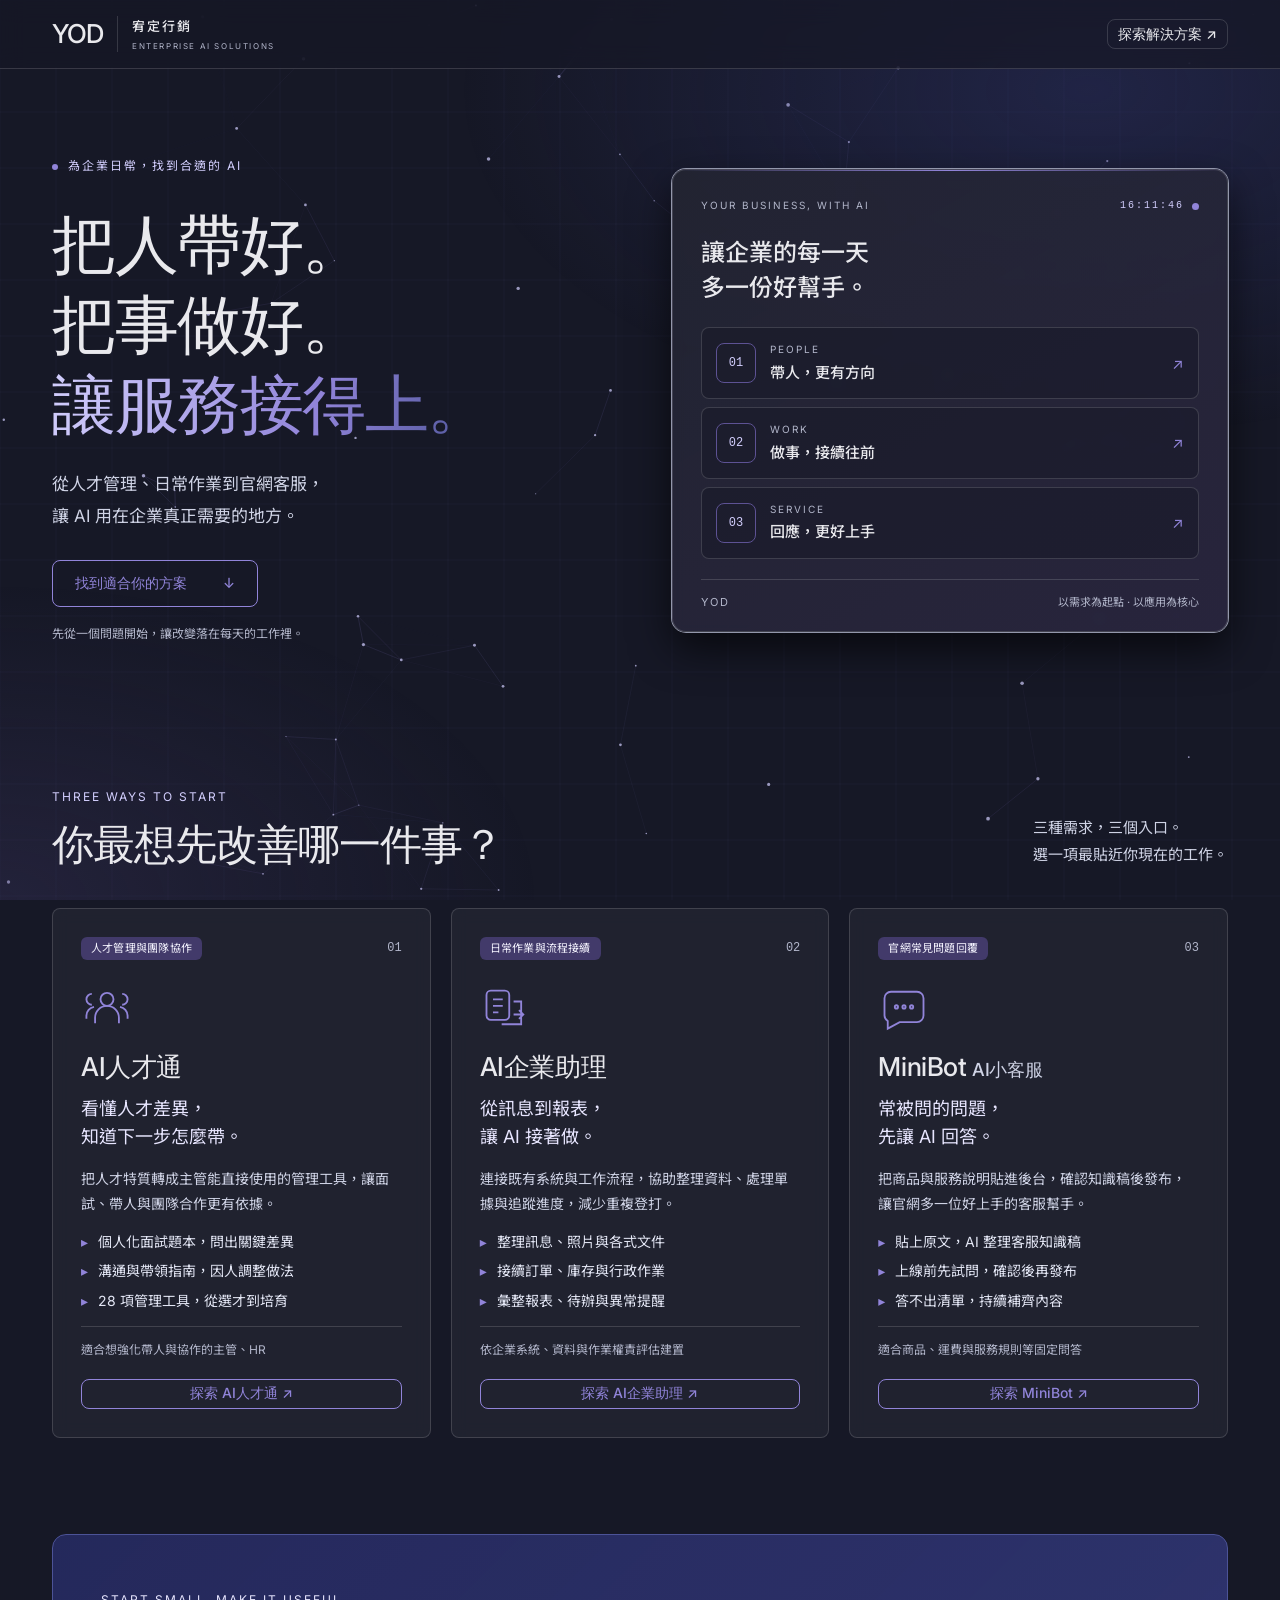
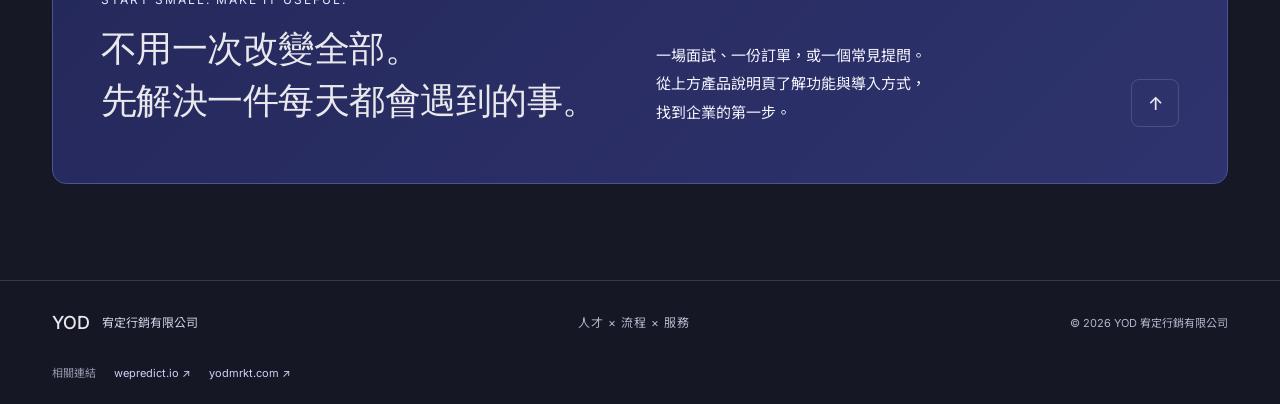
<file: yodwp/index.html>
<!DOCTYPE html>
<html>
<head>
<meta charset="utf-8">
<meta name="viewport" content="width=device-width, initial-scale=1">
<script>window.__resources = {"https://unpkg.com/react@18.3.1/umd/react.production.min.js": "vendor/react.production.min.js", "https://unpkg.com/react-dom@18.3.1/umd/react-dom.production.min.js": "vendor/react-dom.production.min.js"};</script>
<script src="./support.js"></script>
</head>
<body>
<x-dc>
<helmet>
<title>YOD 宥定｜企業 AI 解決方案</title>
<link rel="stylesheet" href="_ds/nocturne-75fc3daf-b8df-4f9a-8f6c-f9d8acbf42ec/styles.css">
<link rel="preconnect" href="https://fonts.googleapis.com">
<link rel="stylesheet" href="https://fonts.googleapis.com/css2?family=Inter:wght@400;500&amp;family=Noto+Sans+TC:wght@400;500&amp;display=swap">
<script src="_ds/nocturne-75fc3daf-b8df-4f9a-8f6c-f9d8acbf42ec/_ds_bundle.js"></script>
<style>
html{scroll-behavior:smooth;scroll-padding-top:80px}
body{margin:0;background:var(--color-bg);color:var(--color-text);font-family:"Inter","Noto Sans TC",system-ui,sans-serif;-webkit-font-smoothing:antialiased}
a{color:var(--color-accent-300);text-decoration:none}
a:hover{color:var(--color-accent-200)}
@keyframes pulse{0%,100%{opacity:1;box-shadow:0 0 0 0 rgba(150,138,224,.5)}50%{opacity:.7;box-shadow:0 0 0 6px rgba(150,138,224,0)}}
</style>
</helmet>
<canvas data-bg="1" style="position:fixed;inset:0;width:100vw;height:100vh;z-index:0;pointer-events:none;display:block" aria-hidden="true"></canvas>
<div style="position:fixed;inset:0;z-index:0;pointer-events:none;background:radial-gradient(ellipse 70% 55% at 85% 10%, rgba(53,59,128,.35), transparent 70%), radial-gradient(ellipse 60% 50% at 0% 100%, rgba(66,58,106,.3), transparent 70%)"></div>

<div style="position:relative;z-index:1;min-height:100vh;display:flex;flex-direction:column">
  <header style="position:sticky;top:0;z-index:5;backdrop-filter:blur(12px);-webkit-backdrop-filter:blur(12px);background:color-mix(in srgb, var(--color-bg) 70%, transparent);border-bottom:1px solid var(--color-divider)">
    <div style="max-width:1240px;margin:0 auto;padding:14px 32px;display:flex;align-items:center;justify-content:space-between;gap:16px">
      <a href="#top" aria-label="YOD 宥定 首頁" style="display:flex;align-items:center;gap:14px;color:var(--color-text)">
        <span style="font-size:26px;font-weight:500;letter-spacing:-1px">YOD</span>
        <span style="border-left:1px solid var(--color-divider);padding-left:14px;display:flex;flex-direction:column;gap:3px">
          <span style="font-size:13px;letter-spacing:2px;font-weight:500">宥定行銷</span>
          <span style="font-size:8px;letter-spacing:1.6px;color:var(--color-neutral-400)">ENTERPRISE AI SOLUTIONS</span>
        </span>
      </a>
      <nav aria-label="主要導覽"><a class="btn btn-secondary" href="#solutions">探索解決方案 ↗</a></nav>
    </div>
  </header>

  <main id="top" style="flex:1">
    <section style="max-width:1240px;margin:0 auto;padding:88px 32px 104px;display:grid;grid-template-columns:repeat(auto-fit,minmax(min(100%,440px),1fr));gap:64px;align-items:center">
      <div>
        <div style="display:flex;align-items:center;gap:10px;font-size:12px;letter-spacing:2px;color:var(--color-accent-300)">
          <span style="width:6px;height:6px;border-radius:50%;background:var(--color-accent);animation:pulse 2.4s infinite"></span>為企業日常，找到合適的 AI
        </div>
        <h1 style="font-size:clamp(38px,5vw,64px);line-height:1.25;letter-spacing:-1.5px;font-weight:500;margin:28px 0 24px;text-wrap:balance">把人帶好。<br>把事做好。<br><span style="background:linear-gradient(100deg,var(--color-accent-300),var(--color-accent) 60%,var(--color-section-ghost));-webkit-background-clip:text;background-clip:text;color:transparent">讓服務接得上。</span></h1>
        <p style="font-size:17px;line-height:1.9;color:var(--color-neutral-300);margin:0 0 28px;max-width:30em">從人才管理、日常作業到官網客服，<br>讓 AI 用在企業真正需要的地方。</p>
        <a class="btn btn-primary" href="#solutions" style="padding:14px 22px;gap:36px">找到適合你的方案 <span>↓</span></a>
        <div style="font-size:12px;color:var(--color-neutral-400);margin-top:18px">先從一個問題開始，讓改變落在每天的工作裡。</div>
      </div>

      <div aria-label="三項企業 AI 應用：人才管理、工作流程與客戶服務" style="position:relative;background:linear-gradient(150deg,color-mix(in srgb,var(--color-surface) 88%,transparent),color-mix(in srgb,var(--color-accent-900) 85%,transparent));border:1px solid var(--color-divider);border-radius:var(--radius-lg);padding:28px 28px 20px;box-shadow:var(--shadow-lg);backdrop-filter:blur(6px);overflow:hidden">
        <div style="position:absolute;top:0;left:0;right:0;height:1px;background:linear-gradient(90deg,transparent,var(--color-accent),transparent)"></div>
        <div style="display:flex;justify-content:space-between;align-items:center;font-size:10px;letter-spacing:2px;color:var(--color-neutral-400)">
          <span>YOUR BUSINESS, WITH AI</span>
          <span style="display:flex;align-items:center;gap:8px;font-family:ui-monospace,monospace;color:var(--color-accent-300)">{{ clock }}<span style="width:7px;height:7px;border-radius:50%;background:var(--color-accent);animation:pulse 2s infinite"></span></span>
        </div>
        <div style="font-size:24px;line-height:1.45;font-weight:500;margin:22px 0 22px">讓企業的每一天<br>多一份好幫手。</div>
        <div style="display:flex;flex-direction:column;gap:8px">
          <a href="#talent" style="display:grid;grid-template-columns:40px 1fr auto;align-items:center;gap:14px;padding:14px;border:1px solid var(--color-divider);border-radius:var(--radius-md);background:color-mix(in srgb,var(--color-bg) 50%,transparent);color:var(--color-text);transition:.2s" style-hover="border-color:var(--color-accent-600);background:color-mix(in srgb,var(--color-accent-900) 80%,transparent);transform:translateX(4px)">
            <span style="width:40px;height:40px;border-radius:var(--radius-md);display:grid;place-items:center;border:1px solid var(--color-accent-700);font-family:ui-monospace,monospace;font-size:12px;color:var(--color-accent-300)">01</span>
            <span style="display:flex;flex-direction:column;gap:3px"><small style="font-size:10px;letter-spacing:2px;color:var(--color-neutral-400)">PEOPLE</small><strong style="font-weight:500;font-size:15px">帶人，更有方向</strong></span>
            <span style="color:var(--color-accent)">↗</span>
          </a>
          <a href="#agent" style="display:grid;grid-template-columns:40px 1fr auto;align-items:center;gap:14px;padding:14px;border:1px solid var(--color-divider);border-radius:var(--radius-md);background:color-mix(in srgb,var(--color-bg) 50%,transparent);color:var(--color-text);transition:.2s" style-hover="border-color:var(--color-accent-600);background:color-mix(in srgb,var(--color-accent-900) 80%,transparent);transform:translateX(4px)">
            <span style="width:40px;height:40px;border-radius:var(--radius-md);display:grid;place-items:center;border:1px solid var(--color-accent-700);font-family:ui-monospace,monospace;font-size:12px;color:var(--color-accent-300)">02</span>
            <span style="display:flex;flex-direction:column;gap:3px"><small style="font-size:10px;letter-spacing:2px;color:var(--color-neutral-400)">WORK</small><strong style="font-weight:500;font-size:15px">做事，接續往前</strong></span>
            <span style="color:var(--color-accent)">↗</span>
          </a>
          <a href="#minibot" style="display:grid;grid-template-columns:40px 1fr auto;align-items:center;gap:14px;padding:14px;border:1px solid var(--color-divider);border-radius:var(--radius-md);background:color-mix(in srgb,var(--color-bg) 50%,transparent);color:var(--color-text);transition:.2s" style-hover="border-color:var(--color-accent-600);background:color-mix(in srgb,var(--color-accent-900) 80%,transparent);transform:translateX(4px)">
            <span style="width:40px;height:40px;border-radius:var(--radius-md);display:grid;place-items:center;border:1px solid var(--color-accent-700);font-family:ui-monospace,monospace;font-size:12px;color:var(--color-accent-300)">03</span>
            <span style="display:flex;flex-direction:column;gap:3px"><small style="font-size:10px;letter-spacing:2px;color:var(--color-neutral-400)">SERVICE</small><strong style="font-weight:500;font-size:15px">回應，更好上手</strong></span>
            <span style="color:var(--color-accent)">↗</span>
          </a>
        </div>
        <div style="display:flex;justify-content:space-between;gap:12px;margin-top:20px;padding-top:14px;border-top:1px solid var(--color-divider);font-size:11px;color:var(--color-neutral-400)"><span style="letter-spacing:2px">YOD</span><span>以需求為起點 · 以應用為核心</span></div>
      </div>
    </section>

    <section id="solutions" style="max-width:1240px;margin:0 auto;padding:40px 32px 96px">
      <div style="display:flex;flex-wrap:wrap;justify-content:space-between;align-items:flex-end;gap:24px;margin-bottom:40px">
        <div>
          <div style="font-size:12px;letter-spacing:2px;color:var(--color-accent-300)">THREE WAYS TO START</div>
          <h2 style="font-size:clamp(28px,3.4vw,42px);font-weight:500;letter-spacing:-1px;margin:14px 0 0">你最想先改善哪一件事？</h2>
        </div>
        <p style="margin:0;color:var(--color-neutral-300);line-height:1.8;font-size:15px">三種需求，三個入口。<br>選一項最貼近你現在的工作。</p>
      </div>
      <div style="display:grid;grid-template-columns:repeat(auto-fit,minmax(min(100%,320px),1fr));gap:20px">
        <article id="talent" class="card" style="position:relative;display:flex;flex-direction:column;gap:14px;padding:28px;background:color-mix(in srgb,var(--color-surface) 82%,transparent);backdrop-filter:blur(8px);border:1px solid var(--color-divider);transition:.25s" style-hover="border-color:var(--color-accent-700);transform:translateY(-4px);box-shadow:var(--shadow-lg)">
          <div style="display:flex;justify-content:space-between;align-items:center"><span class="tag tag-accent">人才管理與團隊協作</span><span style="font-family:ui-monospace,monospace;font-size:12px;color:var(--color-neutral-400)">01</span></div>
          <div style="width:52px;height:52px;color:var(--color-accent);margin-top:8px"><svg viewBox="0 0 48 48" fill="none" stroke="currentColor" stroke-width="1.7" aria-hidden="true"><circle cx="24" cy="16" r="6"></circle><path d="M13 38v-5a11 11 0 0 1 22 0v5M10 11a5 5 0 0 0 0 10M38 11a5 5 0 0 1 0 10M5 34v-3a9 9 0 0 1 7-8M43 34v-3a9 9 0 0 0-7-8"></path></svg></div>
          <h3 style="font-size:26px;font-weight:500;margin:4px 0 0">AI人才通</h3>
          <div style="font-size:18px;line-height:1.6;color:var(--color-accent-200)">看懂人才差異，<br>知道下一步怎麼帶。</div>
          <p style="margin:0;color:var(--color-neutral-300);line-height:1.8;font-size:14px">把人才特質轉成主管能直接使用的管理工具，讓面試、帶人與團隊合作更有依據。</p>
          <ul style="margin:0;padding:0;list-style:none;display:flex;flex-direction:column;gap:8px;font-size:14px;color:var(--color-neutral-200)">
            <li style="display:flex;gap:10px"><span style="color:var(--color-accent)">▸</span>個人化面試題本，問出關鍵差異</li>
            <li style="display:flex;gap:10px"><span style="color:var(--color-accent)">▸</span>溝通與帶領指南，因人調整做法</li>
            <li style="display:flex;gap:10px"><span style="color:var(--color-accent)">▸</span>28 項管理工具，從選才到培育</li>
          </ul>
          <div style="margin-top:auto;padding-top:14px;border-top:1px solid var(--color-divider);font-size:12px;color:var(--color-neutral-400)">適合想強化帶人與協作的主管、HR</div>
          <a class="btn btn-primary btn-block" href="https://yodm.tw/_talent_master" target="_blank" rel="noopener noreferrer">探索 AI人才通 ↗</a>
        </article>
        <article id="agent" class="card" style="position:relative;display:flex;flex-direction:column;gap:14px;padding:28px;background:color-mix(in srgb,var(--color-surface) 82%,transparent);backdrop-filter:blur(8px);border:1px solid var(--color-divider);transition:.25s" style-hover="border-color:var(--color-accent-700);transform:translateY(-4px);box-shadow:var(--shadow-lg)">
          <div style="display:flex;justify-content:space-between;align-items:center"><span class="tag tag-accent">日常作業與流程接續</span><span style="font-family:ui-monospace,monospace;font-size:12px;color:var(--color-neutral-400)">02</span></div>
          <div style="width:52px;height:52px;color:var(--color-accent);margin-top:8px"><svg viewBox="0 0 48 48" fill="none" stroke="currentColor" stroke-width="1.7" aria-hidden="true"><rect x="6" y="8" width="21" height="27" rx="4"></rect><path d="M12 16h9M12 22h9M12 28h5M31 18h7v21H20M31 30h9m-4-4 4 4-4 4"></path></svg></div>
          <h3 style="font-size:26px;font-weight:500;margin:4px 0 0">AI企業助理</h3>
          <div style="font-size:18px;line-height:1.6;color:var(--color-accent-200)">從訊息到報表，<br>讓 AI 接著做。</div>
          <p style="margin:0;color:var(--color-neutral-300);line-height:1.8;font-size:14px">連接既有系統與工作流程，協助整理資料、處理單據與追蹤進度，減少重複登打。</p>
          <ul style="margin:0;padding:0;list-style:none;display:flex;flex-direction:column;gap:8px;font-size:14px;color:var(--color-neutral-200)">
            <li style="display:flex;gap:10px"><span style="color:var(--color-accent)">▸</span>整理訊息、照片與各式文件</li>
            <li style="display:flex;gap:10px"><span style="color:var(--color-accent)">▸</span>接續訂單、庫存與行政作業</li>
            <li style="display:flex;gap:10px"><span style="color:var(--color-accent)">▸</span>彙整報表、待辦與異常提醒</li>
          </ul>
          <div style="margin-top:auto;padding-top:14px;border-top:1px solid var(--color-divider);font-size:12px;color:var(--color-neutral-400)">依企業系統、資料與作業權責評估建置</div>
          <a class="btn btn-primary btn-block" href="https://yodm.tw/wp_agent" target="_blank" rel="noopener noreferrer">探索 AI企業助理 ↗</a>
        </article>
        <article id="minibot" class="card" style="position:relative;display:flex;flex-direction:column;gap:14px;padding:28px;background:color-mix(in srgb,var(--color-surface) 82%,transparent);backdrop-filter:blur(8px);border:1px solid var(--color-divider);transition:.25s" style-hover="border-color:var(--color-accent-700);transform:translateY(-4px);box-shadow:var(--shadow-lg)">
          <div style="display:flex;justify-content:space-between;align-items:center"><span class="tag tag-accent">官網常見問題回覆</span><span style="font-family:ui-monospace,monospace;font-size:12px;color:var(--color-neutral-400)">03</span></div>
          <div style="width:52px;height:52px;color:var(--color-accent);margin-top:8px"><svg viewBox="0 0 48 48" fill="none" stroke="currentColor" stroke-width="1.7" aria-hidden="true"><path d="M12 9h24a6 6 0 0 1 6 6v16a6 6 0 0 1-6 6H20L9 43V36a6 6 0 0 1-3-5V15a6 6 0 0 1 6-6Z"></path><circle cx="17" cy="23" r="1.5"></circle><circle cx="24" cy="23" r="1.5"></circle><circle cx="31" cy="23" r="1.5"></circle></svg></div>
          <h3 style="font-size:26px;font-weight:500;margin:4px 0 0">MiniBot <span style="font-size:18px;color:var(--color-neutral-300)">AI小客服</span></h3>
          <div style="font-size:18px;line-height:1.6;color:var(--color-accent-200)">常被問的問題，<br>先讓 AI 回答。</div>
          <p style="margin:0;color:var(--color-neutral-300);line-height:1.8;font-size:14px">把商品與服務說明貼進後台，確認知識稿後發布，讓官網多一位好上手的客服幫手。</p>
          <ul style="margin:0;padding:0;list-style:none;display:flex;flex-direction:column;gap:8px;font-size:14px;color:var(--color-neutral-200)">
            <li style="display:flex;gap:10px"><span style="color:var(--color-accent)">▸</span>貼上原文，AI 整理客服知識稿</li>
            <li style="display:flex;gap:10px"><span style="color:var(--color-accent)">▸</span>上線前先試問，確認後再發布</li>
            <li style="display:flex;gap:10px"><span style="color:var(--color-accent)">▸</span>答不出清單，持續補齊內容</li>
          </ul>
          <div style="margin-top:auto;padding-top:14px;border-top:1px solid var(--color-divider);font-size:12px;color:var(--color-neutral-400)">適合商品、運費與服務規則等固定問答</div>
          <a class="btn btn-primary btn-block" href="https://yodm.tw/minibot" target="_blank" rel="noopener noreferrer">探索 MiniBot ↗</a>
        </article>
      </div>
    </section>

    <section style="max-width:1240px;margin:0 auto;padding:0 32px 96px">
      <div style="position:relative;overflow:hidden;border-radius:var(--radius-lg);background:linear-gradient(135deg,color-mix(in srgb,var(--color-section) 92%,transparent),color-mix(in srgb,var(--color-section-glow) 80%,transparent));border:1px solid var(--color-section-ghost);padding:56px 48px;display:grid;grid-template-columns:repeat(auto-fit,minmax(min(100%,360px),1fr));gap:32px;align-items:end">
        <div>
          <div style="font-size:12px;letter-spacing:2px;color:var(--color-accent-200)">START SMALL. MAKE IT USEFUL.</div>
          <h2 style="font-size:clamp(24px,2.8vw,36px);font-weight:500;line-height:1.45;margin:14px 0 0;text-wrap:balance">不用一次改變全部。<br>先解決一件每天都會遇到的事。</h2>
        </div>
        <div style="display:flex;align-items:flex-end;justify-content:space-between;gap:24px">
          <p style="margin:0;color:var(--color-accent-100);line-height:1.9;font-size:15px">一場面試、一份訂單，或一個常見提問。<br>從上方產品說明頁了解功能與導入方式，<br>找到企業的第一步。</p>
          <a class="btn btn-secondary btn-icon" href="#solutions" aria-label="返回三項解決方案" style="flex:none;width:48px;height:48px;font-size:18px">↑</a>
        </div>
      </div>
    </section>
  </main>

  <footer style="border-top:1px solid var(--color-divider);background:color-mix(in srgb,var(--color-bg) 80%,transparent);backdrop-filter:blur(8px)">
    <div style="max-width:1240px;margin:0 auto;padding:28px 32px;display:flex;flex-wrap:wrap;align-items:center;justify-content:space-between;gap:16px 32px">
      <a href="#top" style="display:flex;align-items:center;gap:12px;color:var(--color-text)"><span style="font-size:18px;font-weight:500">YOD</span><span style="font-size:12px;color:var(--color-neutral-300)">宥定行銷有限公司</span></a>
      <span style="font-size:12px;letter-spacing:1px;color:var(--color-neutral-400)">人才 × 流程 × 服務</span>
      <small style="font-size:11px;color:var(--color-neutral-400)">© 2026 YOD 宥定行銷有限公司</small>
    </div>
    <div style="max-width:1240px;margin:0 auto;padding:0 32px 22px;display:flex;flex-wrap:wrap;gap:6px 18px;font-size:11px;color:var(--color-neutral-500)">
      <span>相關連結</span>
      <a href="https://wepredict.io" target="_blank" rel="noopener noreferrer">wepredict.io ↗</a>
      <a href="https://yodmrkt.com" target="_blank" rel="noopener noreferrer">yodmrkt.com ↗</a>
    </div>
  </footer>
</div>
</x-dc>
<script type="text/x-dc" data-dc-script data-props="{&quot;density&quot;:{&quot;editor&quot;:&quot;range&quot;,&quot;default&quot;:1,&quot;min&quot;:0.3,&quot;max&quot;:2,&quot;step&quot;:0.1,&quot;tsType&quot;:&quot;number&quot;,&quot;section&quot;:&quot;背景&quot;},&quot;interactive&quot;:{&quot;editor&quot;:&quot;boolean&quot;,&quot;default&quot;:true,&quot;tsType&quot;:&quot;boolean&quot;,&quot;section&quot;:&quot;背景&quot;},&quot;showGrid&quot;:{&quot;editor&quot;:&quot;boolean&quot;,&quot;default&quot;:true,&quot;tsType&quot;:&quot;boolean&quot;,&quot;section&quot;:&quot;背景&quot;}}">
class Component extends DCLogic {
  state = { clock: '' };
  getCanvas() { return document.querySelector('canvas[data-bg]'); }

  componentDidMount() {
    this.tick();
    this.clockTimer = setInterval(() => this.tick(), 1000);
    this.mouse = { x: -9999, y: -9999 };
    this.onMove = e => { this.mouse.x = e.clientX; this.mouse.y = e.clientY; };
    this.onLeave = () => { this.mouse.x = -9999; this.mouse.y = -9999; };
    this.onClick = e => { if (this.props.interactive ?? true) this.burst(e.clientX, e.clientY); };
    this.onResize = () => this.setup();
    window.addEventListener('pointermove', this.onMove);
    window.addEventListener('pointerleave', this.onLeave);
    window.addEventListener('click', this.onClick);
    window.addEventListener('resize', this.onResize);
    this.setup();
    this.loop();
  }
  componentWillUnmount() {
    clearInterval(this.clockTimer);
    cancelAnimationFrame(this.raf);
    window.removeEventListener('pointermove', this.onMove);
    window.removeEventListener('pointerleave', this.onLeave);
    window.removeEventListener('click', this.onClick);
    window.removeEventListener('resize', this.onResize);
  }
  componentDidUpdate(prev) {
    if (prev.density !== this.props.density) this.setup();
  }
  tick() {
    const d = new Date(), p = n => String(n).padStart(2, '0');
    this.setState({ clock: `${p(d.getHours())}:${p(d.getMinutes())}:${p(d.getSeconds())}` });
  }
  setup() {
    const c = this.getCanvas(); if (!c) return;
    const dpr = Math.min(window.devicePixelRatio || 1, 2);
    this.w = window.innerWidth; this.h = window.innerHeight;
    c.width = this.w * dpr; c.height = this.h * dpr;
    this.ctx = c.getContext('2d'); this.ctx.setTransform(dpr, 0, 0, dpr, 0, 0);
    const cs = getComputedStyle(document.documentElement);
    this.accent = cs.getPropertyValue('--color-accent-500').trim() || '#968ae0';
    this.soft = cs.getPropertyValue('--color-accent-300').trim() || '#d2cefd';
    const density = this.props.density ?? 1;
    const n = Math.round((this.w * this.h) / 16000 * density);
    this.pts = Array.from({ length: Math.max(20, n) }, () => ({
      x: Math.random() * this.w, y: Math.random() * this.h,
      vx: (Math.random() - .5) * .3, vy: (Math.random() - .5) * .3,
      r: Math.random() * 1.4 + .5
    }));
    this.pulses = [];
    this.t0 = performance.now();
  }
  burst(x, y) { this.pulses.push({ x, y, r: 0, a: 1 }); }
  hexA(hex, a) {
    const h = hex.replace('#', ''); const v = parseInt(h.length === 3 ? h.replace(/./g, m => m + m) : h, 16);
    return `rgba(${v >> 16 & 255},${v >> 8 & 255},${v & 255},${a})`;
  }
  loop = () => {
    this.raf = requestAnimationFrame(this.loop);
    const cv = this.getCanvas(); if (!this.ctx || !cv || cv.width === 0 || this.ctx.canvas !== cv) this.setup();
    const ctx = this.ctx; if (!ctx) return;
    const { w, h, pts, mouse } = this;
    const interactive = this.props.interactive ?? true;
    const showGrid = this.props.showGrid ?? true;
    const t = (performance.now() - this.t0) / 1000;
    ctx.clearRect(0, 0, w, h);

    if (showGrid) {
      const g = 56, off = (t * 8) % g;
      ctx.lineWidth = 1;
      for (let x = -g + off; x < w + g; x += g) {
        ctx.strokeStyle = this.hexA(this.accent, .045);
        ctx.beginPath(); ctx.moveTo(x, 0); ctx.lineTo(x, h); ctx.stroke();
      }
      for (let y = -g + off; y < h + g; y += g) {
        ctx.beginPath(); ctx.moveTo(0, y); ctx.lineTo(w, y); ctx.stroke();
      }
      // scan line
      const sy = (t * 60) % (h + 200) - 100;
      const sg = ctx.createLinearGradient(0, sy - 80, 0, sy);
      sg.addColorStop(0, this.hexA(this.accent, 0)); sg.addColorStop(1, this.hexA(this.accent, .06));
      ctx.fillStyle = sg; ctx.fillRect(0, sy - 80, w, 80);
    }

    if (interactive && mouse.x > -999) {
      const rg = ctx.createRadialGradient(mouse.x, mouse.y, 0, mouse.x, mouse.y, 260);
      rg.addColorStop(0, this.hexA(this.accent, .14)); rg.addColorStop(1, this.hexA(this.accent, 0));
      ctx.fillStyle = rg; ctx.fillRect(mouse.x - 260, mouse.y - 260, 520, 520);
    }

    const LINK = 130, MR = 180;
    for (const p of pts) {
      if (interactive) {
        const dx = mouse.x - p.x, dy = mouse.y - p.y, d = Math.hypot(dx, dy);
        if (d < MR && d > 1) { const f = (1 - d / MR) * .03; p.vx += dx / d * f; p.vy += dy / d * f; }
      }
      for (const q of this.pulses) {
        const dx = p.x - q.x, dy = p.y - q.y, d = Math.hypot(dx, dy);
        if (Math.abs(d - q.r) < 20 && d > 1) { p.vx += dx / d * .4 * q.a; p.vy += dy / d * .4 * q.a; }
      }
      p.vx *= .985; p.vy *= .985;
      const sp = Math.hypot(p.vx, p.vy); if (sp < .12) { p.vx += (Math.random() - .5) * .04; p.vy += (Math.random() - .5) * .04; }
      p.x += p.vx; p.y += p.vy;
      if (p.x < 0) p.x += w; if (p.x > w) p.x -= w; if (p.y < 0) p.y += h; if (p.y > h) p.y -= h;
    }
    ctx.lineWidth = .8;
    for (let i = 0; i < pts.length; i++) {
      const a = pts[i];
      for (let j = i + 1; j < pts.length; j++) {
        const b = pts[j], dx = a.x - b.x, dy = a.y - b.y, d2 = dx * dx + dy * dy;
        if (d2 < LINK * LINK) {
          const al = (1 - Math.sqrt(d2) / LINK) * .22;
          ctx.strokeStyle = this.hexA(this.accent, al);
          ctx.beginPath(); ctx.moveTo(a.x, a.y); ctx.lineTo(b.x, b.y); ctx.stroke();
        }
      }
      if (interactive) {
        const dm = Math.hypot(a.x - mouse.x, a.y - mouse.y);
        if (dm < MR) {
          ctx.strokeStyle = this.hexA(this.soft, (1 - dm / MR) * .45);
          ctx.beginPath(); ctx.moveTo(a.x, a.y); ctx.lineTo(mouse.x, mouse.y); ctx.stroke();
        }
      }
    }
    for (const p of pts) {
      ctx.fillStyle = this.hexA(this.soft, .7);
      ctx.beginPath(); ctx.arc(p.x, p.y, p.r, 0, Math.PI * 2); ctx.fill();
    }
    this.pulses = this.pulses.filter(q => {
      q.r += 6; q.a *= .965;
      ctx.strokeStyle = this.hexA(this.accent, q.a * .6); ctx.lineWidth = 1.2;
      ctx.beginPath(); ctx.arc(q.x, q.y, q.r, 0, Math.PI * 2); ctx.stroke();
      return q.a > .03;
    });
  };
  renderVals() {
    return { clock: this.state.clock };
  }
}
</script>
</body>
</html>
</file>
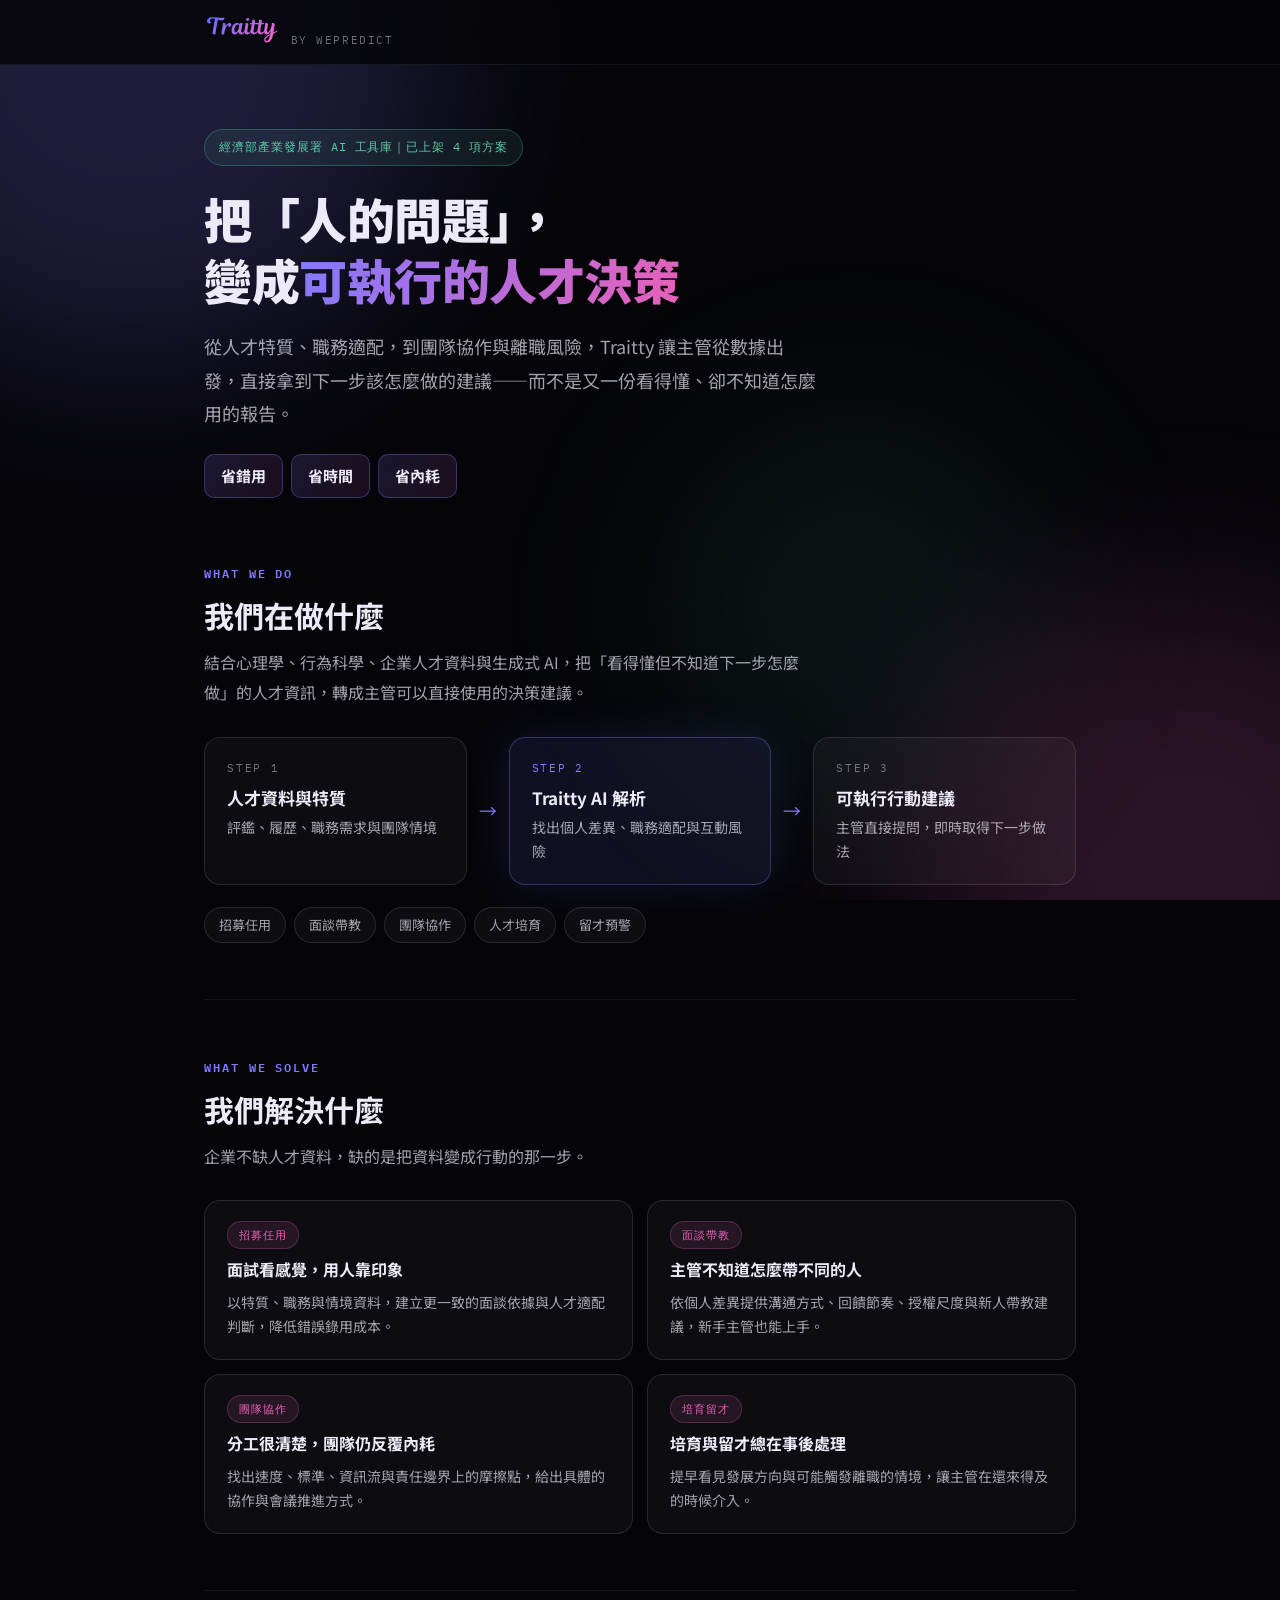
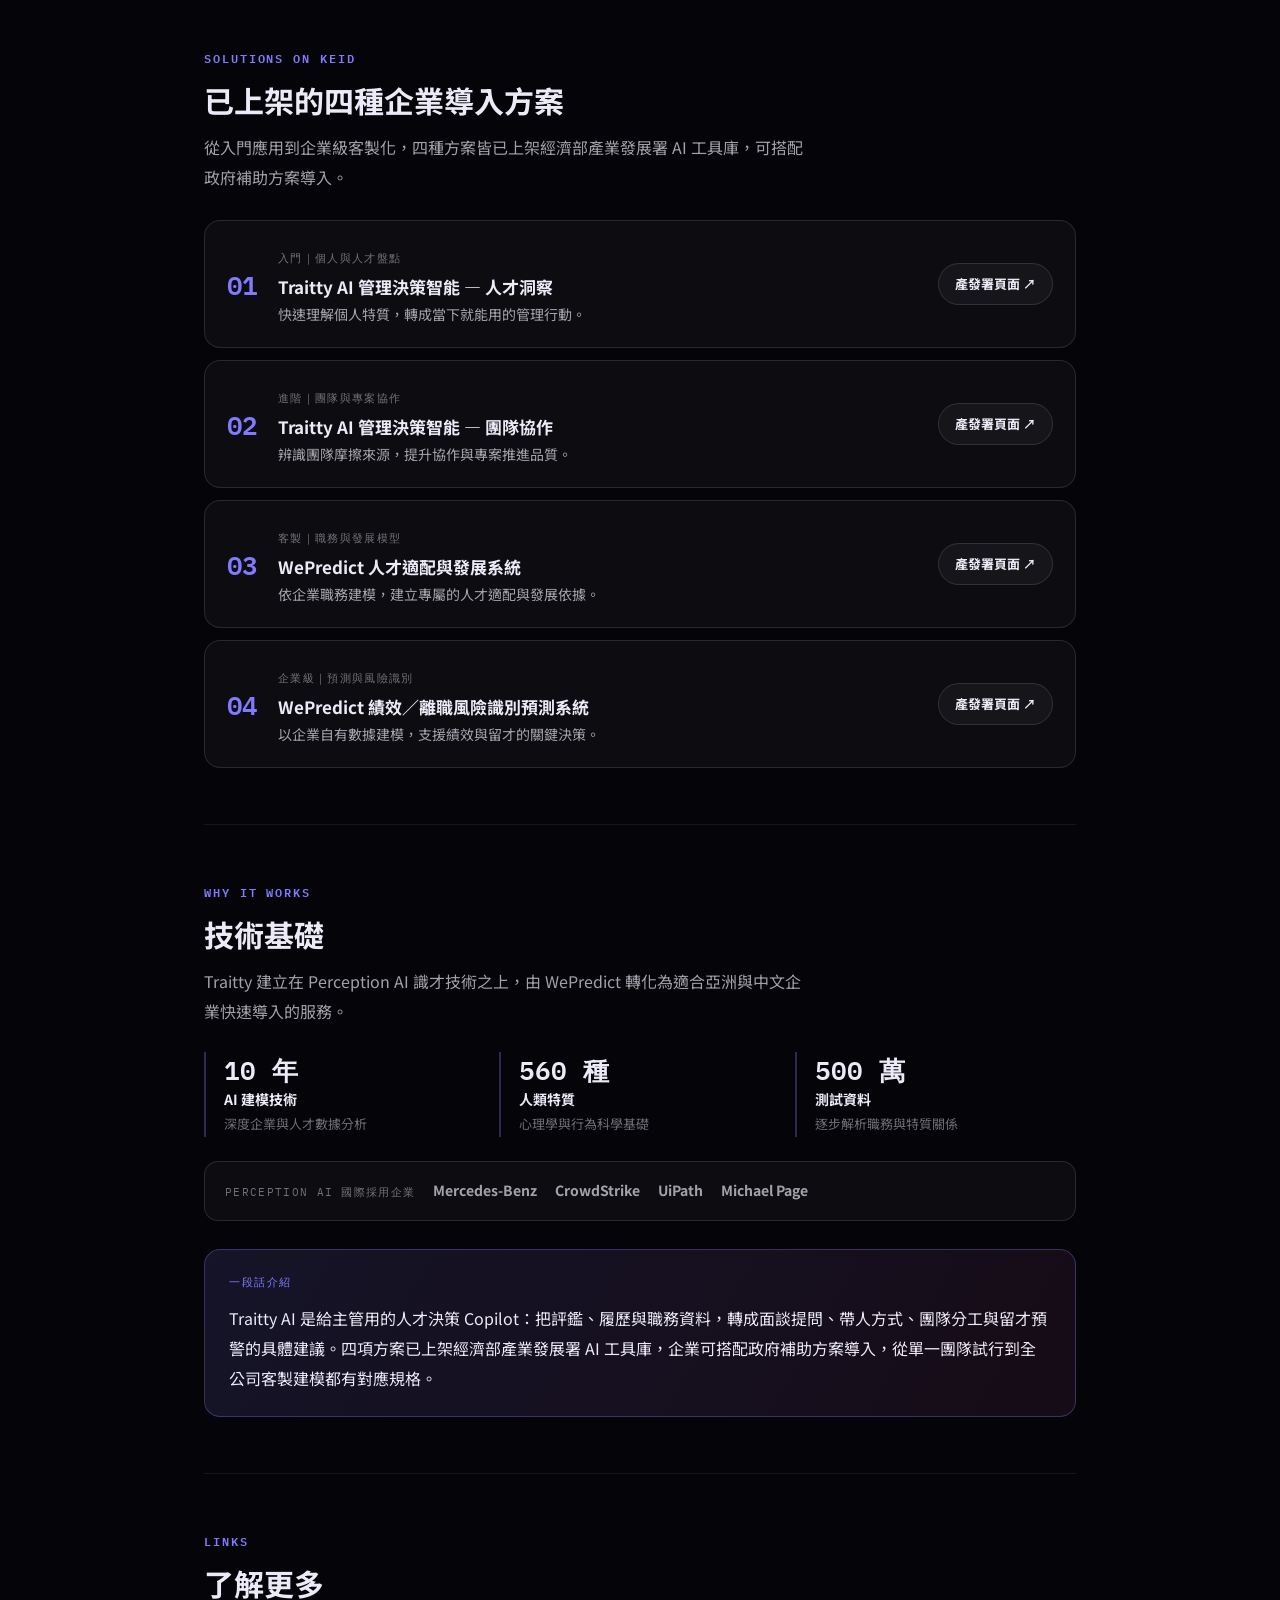
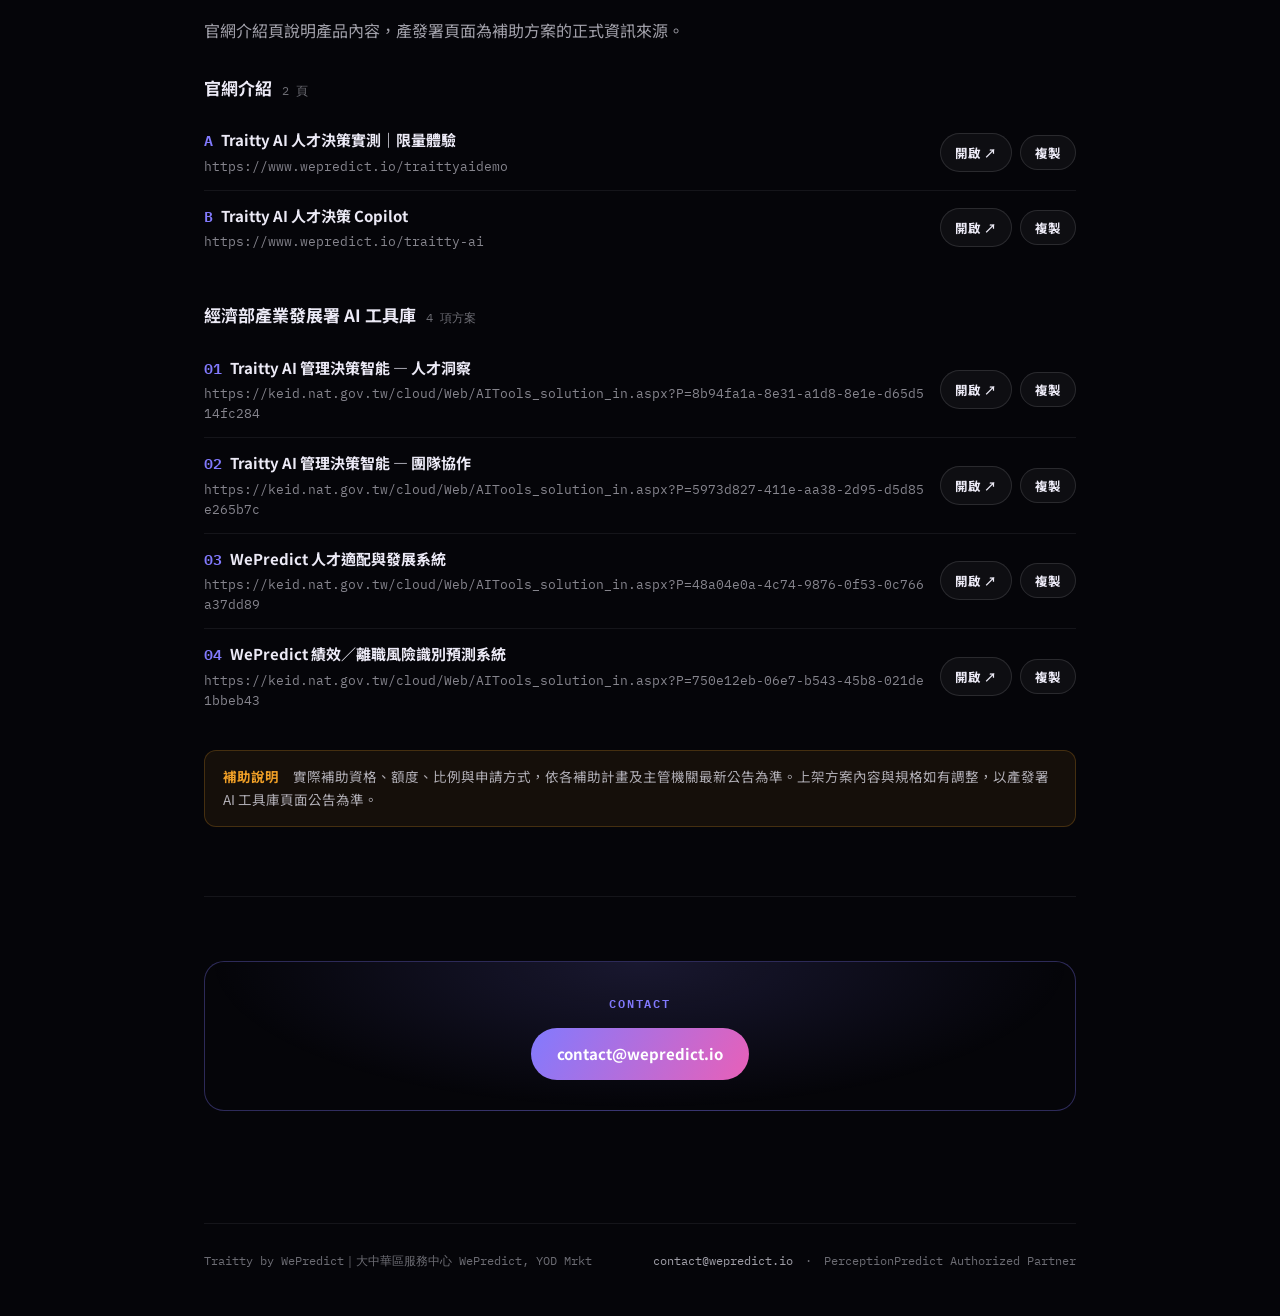
<file: keid.html>
<!DOCTYPE html>
<html lang="zh-TW">
<head>
<meta charset="UTF-8">
<meta name="viewport" content="width=device-width, initial-scale=1.0">
<meta name="description" content="Traitty AI 產發署 AI 工具庫上架方案，四項企業導入方案與補助資訊">
<title>WePredict - Traitty AI 產發署補助資訊</title>
<link rel="preconnect" href="https://fonts.googleapis.com">
<link rel="preconnect" href="https://fonts.gstatic.com" crossorigin>
<link rel="stylesheet" href="https://fonts.googleapis.com/css2?family=IBM+Plex+Mono:wght@400;600&family=Noto+Sans+TC:wght@400;500;700;900&display=swap">
<style>
:root{
  --ink:#050509;
  --ink-2:#0b0b14;
  --surface:rgba(255,255,255,0.035);
  --surface-2:rgba(255,255,255,0.055);
  --line:rgba(236,234,246,0.12);
  --line-soft:rgba(236,234,246,0.07);
  --text:#ECEAF6;
  --text-2:rgba(236,234,246,0.68);
  --text-3:rgba(236,234,246,0.45);
  --primary:#827AFE;
  --primary-soft:rgba(130,122,254,0.14);
  --primary-line:rgba(130,122,254,0.32);
  --secondary:#E860B8;
  --teal:#5DCAA5;
  --amber:#EF9F27;
  --sans:"Noto Sans TC","PingFang TC","Microsoft JhengHei",system-ui,-apple-system,sans-serif;
  --mono:"IBM Plex Mono",ui-monospace,SFMono-Regular,Menlo,monospace;
  --wrap:920px;
}
*{box-sizing:border-box}
body{
  margin:0;
  background:var(--ink);
  color:var(--text);
  font-family:var(--sans);
  font-size:16px;
  line-height:1.85;
  -webkit-font-smoothing:antialiased;
  overflow-x:hidden;
}
img{max-width:100%}

/* ambient */
.ambient{position:fixed;inset:0;z-index:0;pointer-events:none;overflow:hidden}
.orb{position:absolute;border-radius:50%;filter:blur(90px)}
.orb-a{width:620px;height:620px;background:rgba(130,122,254,0.20);top:-260px;left:-180px;animation:driftA 24s ease-in-out infinite alternate}
.orb-b{width:520px;height:520px;background:rgba(232,96,184,0.16);bottom:-220px;right:-160px;animation:driftB 30s ease-in-out infinite alternate}
.orb-c{width:380px;height:380px;background:rgba(93,202,165,0.08);top:46%;left:52%;animation:driftC 26s ease-in-out infinite alternate}
@keyframes driftA{to{transform:translate(70px,50px)}}
@keyframes driftB{to{transform:translate(-60px,-70px)}}
@keyframes driftC{to{transform:translate(-50px,40px) scale(1.15)}}
@media (prefers-reduced-motion:reduce){.orb{animation:none}}

.shell{position:relative;z-index:1}
.wrap{max-width:var(--wrap);margin:0 auto;padding:0 24px}

/* nav */
.nav{
  position:sticky;top:0;z-index:20;
  background:rgba(5,5,9,0.82);
  backdrop-filter:blur(18px);
  border-bottom:1px solid var(--line-soft);
}
.nav-in{max-width:var(--wrap);margin:0 auto;padding:14px 24px;display:flex;align-items:center;justify-content:space-between;gap:16px}
.brand{display:flex;align-items:baseline;gap:10px;min-width:0}
.wordmark{height:30px;display:block;flex:0 0 auto}
.wordmark svg{height:30px;width:auto;display:block}
.by{font-family:var(--mono);font-size:11px;letter-spacing:.14em;color:var(--text-3);text-transform:uppercase;white-space:nowrap}
@media(max-width:560px){.by{display:none}}

/* hero */
.hero{padding:64px 0 8px;position:relative}
.eyebrow{
  display:inline-flex;align-items:center;gap:9px;
  font-family:var(--mono);font-size:12px;letter-spacing:.08em;
  color:var(--teal);
  background:rgba(93,202,165,0.09);border:1px solid rgba(93,202,165,0.28);
  padding:6px 14px;border-radius:100px;
}
h1{
  font-size:clamp(30px,4.6vw,48px);font-weight:900;line-height:1.28;letter-spacing:-.01em;
  margin:22px 0 0;text-wrap:balance;max-width:16em;
}
h1 .g{background:linear-gradient(110deg,var(--primary),var(--secondary));-webkit-background-clip:text;background-clip:text;-webkit-text-fill-color:transparent;color:var(--secondary)}
.lede{font-size:18px;color:var(--text-2);margin:20px 0 0;max-width:34em}
.savings{display:flex;flex-wrap:wrap;gap:8px;margin-top:24px}
.save{
  font-weight:700;font-size:15px;color:var(--text);
  padding:7px 16px;border-radius:10px;
  background:linear-gradient(120deg,rgba(130,122,254,0.16),rgba(232,96,184,0.10));
  border:1px solid var(--primary-line);
}

/* sections */
section{padding:56px 0;border-top:1px solid var(--line-soft)}
section:first-of-type{border-top:none}
.sec-label{
  font-family:var(--mono);font-size:12px;font-weight:600;letter-spacing:.16em;text-transform:uppercase;
  color:var(--primary);display:block;margin-bottom:10px;
}
h2{font-size:clamp(22px,2.8vw,30px);font-weight:700;line-height:1.4;margin:0;text-wrap:balance}
.sub{color:var(--text-2);margin:12px 0 0;max-width:38em}

/* flow */
.flow{display:grid;grid-template-columns:1fr auto 1fr auto 1fr;align-items:stretch;gap:0;margin-top:30px}
.step{
  background:var(--surface);border:1px solid var(--line);border-radius:16px;padding:20px 22px;
  display:flex;flex-direction:column;gap:6px;
}
.step-mid{background:rgba(130,122,254,0.10);border-color:var(--primary-line);box-shadow:0 0 44px rgba(130,122,254,0.14)}
.step-n{font-family:var(--mono);font-size:11px;letter-spacing:.16em;color:var(--text-3)}
.step-mid .step-n{color:var(--primary)}
.step-t{font-size:17px;font-weight:700;line-height:1.5}
.step-d{font-size:14px;color:var(--text-2);line-height:1.7}
.arrow{display:flex;align-items:center;justify-content:center;padding:0 12px;color:var(--primary);font-size:18px}
@media(max-width:760px){
  .flow{grid-template-columns:1fr}
  .arrow{padding:6px 0;transform:rotate(90deg)}
}
.chips{display:flex;flex-wrap:wrap;gap:8px;margin-top:22px}
.chip{
  font-size:13px;color:var(--text-2);padding:5px 14px;border-radius:100px;
  background:var(--surface);border:1px solid var(--line);
}

/* problems */
.problems{display:grid;grid-template-columns:1fr 1fr;gap:14px;margin-top:28px}
@media(max-width:700px){.problems{grid-template-columns:1fr}}
.prob{
  background:var(--surface);border:1px solid var(--line);border-radius:16px;padding:20px 22px;
  display:flex;flex-direction:column;gap:8px;
}
.prob-tag{
  align-self:flex-start;font-family:var(--mono);font-size:11px;letter-spacing:.1em;
  color:var(--secondary);background:rgba(232,96,184,0.10);border:1px solid rgba(232,96,184,0.26);
  padding:3px 11px;border-radius:100px;
}
.prob-t{font-size:16px;font-weight:700;line-height:1.55}
.prob-d{font-size:14px;color:var(--text-2);line-height:1.75}

/* solutions */
.sols{display:flex;flex-direction:column;gap:12px;margin-top:28px}
.sol{
  display:grid;grid-template-columns:auto 1fr auto;align-items:center;gap:20px;
  background:var(--surface);border:1px solid var(--line);border-radius:16px;
  padding:20px 22px;transition:border-color .2s,background .2s;
}
.sol:hover{border-color:var(--primary-line);background:var(--surface-2)}
.sol-n{font-family:var(--mono);font-size:26px;font-weight:600;color:var(--primary);line-height:1;letter-spacing:-.02em}
.sol-body{min-width:0}
.sol-tier{font-family:var(--mono);font-size:11px;letter-spacing:.12em;color:var(--text-3);text-transform:uppercase}
.sol-t{font-size:17px;font-weight:700;line-height:1.5;margin-top:3px}
.sol-d{font-size:14px;color:var(--text-2);line-height:1.7;margin-top:4px}
.sol-go{
  font-family:var(--sans);font-size:13px;font-weight:700;text-decoration:none;white-space:nowrap;
  color:var(--text);padding:8px 16px;border-radius:100px;
  border:1px solid var(--line);background:rgba(255,255,255,0.04);
}
.sol-go:hover{border-color:var(--primary-line);color:#fff;background:var(--primary-soft)}
@media(max-width:700px){
  .sol{grid-template-columns:auto 1fr;row-gap:14px}
  .sol-go{grid-column:1 / -1;justify-self:start}
}

/* trust */
.stats{display:grid;grid-template-columns:repeat(3,1fr);gap:14px;margin-top:26px}
@media(max-width:640px){.stats{grid-template-columns:1fr}}
.stat{border-left:2px solid var(--primary-line);padding:2px 0 2px 18px}
.stat-n{font-family:var(--mono);font-size:26px;font-weight:600;line-height:1.2;color:var(--text);font-variant-numeric:tabular-nums}
.stat-t{font-size:14px;font-weight:700;margin-top:2px}
.stat-d{font-size:13px;color:var(--text-3);line-height:1.7}
.logos{
  margin-top:24px;padding:16px 20px;border-radius:14px;
  background:var(--surface);border:1px solid var(--line);
  display:flex;flex-wrap:wrap;align-items:baseline;gap:8px 18px;
}
.logos-l{font-family:var(--mono);font-size:11px;letter-spacing:.12em;color:var(--text-3);text-transform:uppercase}
.logos-n{font-size:14px;font-weight:700;color:var(--text-2)}

/* pitch block */
.pitch{
  margin-top:28px;padding:22px 24px;border-radius:16px;
  background:linear-gradient(120deg,rgba(130,122,254,0.13),rgba(232,96,184,0.08));
  border:1px solid var(--primary-line);
}
.pitch-l{font-family:var(--mono);font-size:11px;letter-spacing:.14em;text-transform:uppercase;color:var(--primary);display:block;margin-bottom:10px}
.pitch p{margin:0;font-size:16px;color:var(--text);line-height:1.9}

/* links */
.link-group{margin-top:26px}
.link-group + .link-group{margin-top:34px}
.lg-head{display:flex;align-items:baseline;gap:10px;flex-wrap:wrap;margin-bottom:12px}
.lg-title{font-size:17px;font-weight:700}
.lg-count{font-family:var(--mono);font-size:12px;color:var(--text-3)}
.link-row{
  display:grid;grid-template-columns:1fr auto;align-items:center;gap:14px;
  padding:14px 0;border-bottom:1px solid var(--line-soft);
}
.link-row:last-child{border-bottom:none}
.link-name{font-size:15px;font-weight:700;line-height:1.5}
.link-name .n{font-family:var(--mono);font-weight:600;color:var(--primary);margin-right:8px}
.link-url{
  font-family:var(--mono);font-size:12.5px;color:rgba(236,234,246,0.56);line-height:1.6;
  word-break:break-all;margin-top:3px;
}
.link-acts{display:flex;gap:8px;align-items:center}
.act{
  font-family:var(--sans);font-size:12.5px;font-weight:700;cursor:pointer;text-decoration:none;
  padding:7px 14px;border-radius:100px;border:1px solid var(--line);
  background:rgba(255,255,255,0.04);color:var(--text);white-space:nowrap;
}
.act:hover{border-color:var(--primary-line);background:var(--primary-soft)}
.act:focus-visible,.sol-go:focus-visible,.nav-cta:focus-visible,a:focus-visible{outline:2px solid var(--primary);outline-offset:2px}
.act.done{color:var(--teal);border-color:rgba(93,202,165,0.4);background:rgba(93,202,165,0.10)}
@media(max-width:640px){
  .link-row{grid-template-columns:1fr;gap:10px}
  .link-acts{justify-content:flex-start}
}

/* contact */
.contact{
  margin-top:8px;padding:30px 28px;border-radius:20px;text-align:center;
  background:radial-gradient(ellipse at 50% 0%,rgba(130,122,254,0.16),rgba(5,5,9,0) 70%);
  border:1px solid var(--primary-line);
}
.contact-acts{display:flex;flex-wrap:wrap;gap:10px;justify-content:center;margin-top:14px}
.btn-p{
  font-size:15px;font-weight:700;text-decoration:none;color:#fff;
  padding:12px 26px;border-radius:100px;
  background:linear-gradient(120deg,var(--primary),var(--secondary));
}
.btn-p:hover{opacity:.9}

/* note + footer */
.note{
  margin-top:26px;padding:14px 18px;border-radius:12px;
  background:rgba(239,159,39,0.07);border:1px solid rgba(239,159,39,0.22);
  font-size:13.5px;color:rgba(236,234,246,0.72);line-height:1.75;
}
.note b{color:var(--amber);font-weight:700}
footer{
  border-top:1px solid var(--line-soft);margin-top:56px;padding:26px 0 44px;
  display:flex;flex-wrap:wrap;gap:8px 18px;align-items:center;justify-content:space-between;
  font-family:var(--mono);font-size:12px;color:var(--text-3);
}
footer a{color:var(--text-2);text-decoration:none}
footer a:hover{color:var(--text)}
</style>

</head>
<body>

<div class="ambient" aria-hidden="true">
  <div class="orb orb-a"></div>
  <div class="orb orb-b"></div>
  <div class="orb orb-c"></div>
</div>

<div class="shell">

<nav class="nav">
  <div class="nav-in">
    <div class="brand">
      <div class="wordmark" role="img" aria-label="Traitty"><svg xmlns="http://www.w3.org/2000/svg" xmlns:xlink="http://www.w3.org/1999/xlink" width="1920" zoomAndPan="magnify" viewBox="0 0 1440 562.499983" height="750" preserveAspectRatio="xMidYMid meet" version="1.0"><defs><filter x="0%" y="0%" width="100%" height="100%" id="44cdecea9e"><feColorMatrix values="0 0 0 0 1 0 0 0 0 1 0 0 0 0 1 0 0 0 1 0" color-interpolation-filters="sRGB"/></filter><g/><clipPath id="bba5257c0c"><path d="M 0.640625 0 L 1439.359375 0 L 1439.359375 562 L 0.640625 562 Z M 0.640625 0 " clip-rule="nonzero"/></clipPath><clipPath id="9812db9cc4"><path d="M 0.640625 0 L 1439.359375 0 L 1439.359375 562 L 0.640625 562 Z M 0.640625 0 " clip-rule="nonzero"/></clipPath><clipPath id="bea4009ea9"><path d="M 0.640625 0 L 1439.359375 0 L 1439.359375 562 L 0.640625 562 Z M 0.640625 0 " clip-rule="nonzero"/></clipPath><clipPath id="8c2b129f81"><path d="M 0.640625 0 L 1439.359375 0 L 1439.359375 562 L 0.640625 562 Z M 0.640625 0 " clip-rule="nonzero"/></clipPath><linearGradient x1="110.328141" gradientTransform="matrix(2.209863, 0, 0, 2.212828, 1.112294, 93.00293)" y1="-152.57085" x2="562.836946" gradientUnits="userSpaceOnUse" y2="299.939015" id="46c680e24b"><stop stop-opacity="1" stop-color="rgb(31.959534%, 43.907166%, 99.931335%)" offset="0"/><stop stop-opacity="1" stop-color="rgb(32.237244%, 43.890381%, 99.836731%)" offset="0.00390625"/><stop stop-opacity="1" stop-color="rgb(32.516479%, 43.875122%, 99.742126%)" offset="0.0078125"/><stop stop-opacity="1" stop-color="rgb(32.795715%, 43.858337%, 99.647522%)" offset="0.0117188"/><stop stop-opacity="1" stop-color="rgb(33.074951%, 43.843079%, 99.552917%)" offset="0.015625"/><stop stop-opacity="1" stop-color="rgb(33.352661%, 43.826294%, 99.458313%)" offset="0.0195313"/><stop stop-opacity="1" stop-color="rgb(33.631897%, 43.811035%, 99.363708%)" offset="0.0234375"/><stop stop-opacity="1" stop-color="rgb(33.911133%, 43.79425%, 99.269104%)" offset="0.0273438"/><stop stop-opacity="1" stop-color="rgb(34.190369%, 43.778992%, 99.1745%)" offset="0.03125"/><stop stop-opacity="1" stop-color="rgb(34.468079%, 43.762207%, 99.079895%)" offset="0.0351563"/><stop stop-opacity="1" stop-color="rgb(34.747314%, 43.746948%, 98.985291%)" offset="0.0390625"/><stop stop-opacity="1" stop-color="rgb(35.025024%, 43.730164%, 98.890686%)" offset="0.0429688"/><stop stop-opacity="1" stop-color="rgb(35.30426%, 43.714905%, 98.797607%)" offset="0.046875"/><stop stop-opacity="1" stop-color="rgb(35.583496%, 43.69812%, 98.703003%)" offset="0.0507813"/><stop stop-opacity="1" stop-color="rgb(35.862732%, 43.682861%, 98.608398%)" offset="0.0546875"/><stop stop-opacity="1" stop-color="rgb(36.140442%, 43.666077%, 98.513794%)" offset="0.0585938"/><stop stop-opacity="1" stop-color="rgb(36.419678%, 43.650818%, 98.419189%)" offset="0.0625"/><stop stop-opacity="1" stop-color="rgb(36.698914%, 43.634033%, 98.324585%)" offset="0.0664062"/><stop stop-opacity="1" stop-color="rgb(36.978149%, 43.618774%, 98.22998%)" offset="0.0703125"/><stop stop-opacity="1" stop-color="rgb(37.255859%, 43.60199%, 98.135376%)" offset="0.0742188"/><stop stop-opacity="1" stop-color="rgb(37.535095%, 43.586731%, 98.040771%)" offset="0.078125"/><stop stop-opacity="1" stop-color="rgb(37.812805%, 43.569946%, 97.946167%)" offset="0.0820313"/><stop stop-opacity="1" stop-color="rgb(38.092041%, 43.554688%, 97.851562%)" offset="0.0859375"/><stop stop-opacity="1" stop-color="rgb(38.371277%, 43.537903%, 97.756958%)" offset="0.0898438"/><stop stop-opacity="1" stop-color="rgb(38.650513%, 43.522644%, 97.662354%)" offset="0.09375"/><stop stop-opacity="1" stop-color="rgb(38.928223%, 43.507385%, 97.567749%)" offset="0.0976563"/><stop stop-opacity="1" stop-color="rgb(39.207458%, 43.492126%, 97.473145%)" offset="0.101563"/><stop stop-opacity="1" stop-color="rgb(39.486694%, 43.475342%, 97.37854%)" offset="0.105469"/><stop stop-opacity="1" stop-color="rgb(39.76593%, 43.460083%, 97.283936%)" offset="0.109375"/><stop stop-opacity="1" stop-color="rgb(40.04364%, 43.443298%, 97.189331%)" offset="0.113281"/><stop stop-opacity="1" stop-color="rgb(40.322876%, 43.42804%, 97.094727%)" offset="0.117188"/><stop stop-opacity="1" stop-color="rgb(40.600586%, 43.411255%, 97.000122%)" offset="0.121094"/><stop stop-opacity="1" stop-color="rgb(40.879822%, 43.395996%, 96.907043%)" offset="0.125"/><stop stop-opacity="1" stop-color="rgb(41.159058%, 43.379211%, 96.812439%)" offset="0.128906"/><stop stop-opacity="1" stop-color="rgb(41.438293%, 43.363953%, 96.717834%)" offset="0.132812"/><stop stop-opacity="1" stop-color="rgb(41.716003%, 43.347168%, 96.62323%)" offset="0.136719"/><stop stop-opacity="1" stop-color="rgb(41.995239%, 43.331909%, 96.528625%)" offset="0.140625"/><stop stop-opacity="1" stop-color="rgb(42.274475%, 43.315125%, 96.434021%)" offset="0.144531"/><stop stop-opacity="1" stop-color="rgb(42.553711%, 43.299866%, 96.339417%)" offset="0.148438"/><stop stop-opacity="1" stop-color="rgb(42.831421%, 43.283081%, 96.244812%)" offset="0.152344"/><stop stop-opacity="1" stop-color="rgb(43.110657%, 43.267822%, 96.150208%)" offset="0.15625"/><stop stop-opacity="1" stop-color="rgb(43.388367%, 43.251038%, 96.055603%)" offset="0.160156"/><stop stop-opacity="1" stop-color="rgb(43.667603%, 43.235779%, 95.960999%)" offset="0.164063"/><stop stop-opacity="1" stop-color="rgb(43.946838%, 43.218994%, 95.866394%)" offset="0.167969"/><stop stop-opacity="1" stop-color="rgb(44.226074%, 43.203735%, 95.77179%)" offset="0.171875"/><stop stop-opacity="1" stop-color="rgb(44.503784%, 43.186951%, 95.677185%)" offset="0.175781"/><stop stop-opacity="1" stop-color="rgb(44.78302%, 43.171692%, 95.582581%)" offset="0.179688"/><stop stop-opacity="1" stop-color="rgb(45.062256%, 43.154907%, 95.487976%)" offset="0.183594"/><stop stop-opacity="1" stop-color="rgb(45.341492%, 43.139648%, 95.393372%)" offset="0.1875"/><stop stop-opacity="1" stop-color="rgb(45.619202%, 43.122864%, 95.298767%)" offset="0.191406"/><stop stop-opacity="1" stop-color="rgb(45.898438%, 43.107605%, 95.204163%)" offset="0.195313"/><stop stop-opacity="1" stop-color="rgb(46.176147%, 43.09082%, 95.109558%)" offset="0.199219"/><stop stop-opacity="1" stop-color="rgb(46.455383%, 43.075562%, 95.014954%)" offset="0.203125"/><stop stop-opacity="1" stop-color="rgb(46.734619%, 43.058777%, 94.920349%)" offset="0.207031"/><stop stop-opacity="1" stop-color="rgb(47.013855%, 43.043518%, 94.827271%)" offset="0.210938"/><stop stop-opacity="1" stop-color="rgb(47.291565%, 43.026733%, 94.732666%)" offset="0.214844"/><stop stop-opacity="1" stop-color="rgb(47.570801%, 43.011475%, 94.638062%)" offset="0.21875"/><stop stop-opacity="1" stop-color="rgb(47.850037%, 42.99469%, 94.543457%)" offset="0.222656"/><stop stop-opacity="1" stop-color="rgb(48.129272%, 42.979431%, 94.448853%)" offset="0.226563"/><stop stop-opacity="1" stop-color="rgb(48.406982%, 42.962646%, 94.354248%)" offset="0.230469"/><stop stop-opacity="1" stop-color="rgb(48.686218%, 42.947388%, 94.259644%)" offset="0.234375"/><stop stop-opacity="1" stop-color="rgb(48.963928%, 42.930603%, 94.165039%)" offset="0.238281"/><stop stop-opacity="1" stop-color="rgb(49.243164%, 42.915344%, 94.070435%)" offset="0.242188"/><stop stop-opacity="1" stop-color="rgb(49.5224%, 42.89856%, 93.97583%)" offset="0.246094"/><stop stop-opacity="1" stop-color="rgb(49.801636%, 42.883301%, 93.881226%)" offset="0.25"/><stop stop-opacity="1" stop-color="rgb(50.079346%, 42.866516%, 93.786621%)" offset="0.253906"/><stop stop-opacity="1" stop-color="rgb(50.358582%, 42.851257%, 93.692017%)" offset="0.257813"/><stop stop-opacity="1" stop-color="rgb(50.637817%, 42.834473%, 93.597412%)" offset="0.261719"/><stop stop-opacity="1" stop-color="rgb(50.917053%, 42.819214%, 93.502808%)" offset="0.265625"/><stop stop-opacity="1" stop-color="rgb(51.194763%, 42.802429%, 93.408203%)" offset="0.269531"/><stop stop-opacity="1" stop-color="rgb(51.473999%, 42.78717%, 93.313599%)" offset="0.273438"/><stop stop-opacity="1" stop-color="rgb(51.751709%, 42.770386%, 93.218994%)" offset="0.277344"/><stop stop-opacity="1" stop-color="rgb(52.030945%, 42.755127%, 93.12439%)" offset="0.28125"/><stop stop-opacity="1" stop-color="rgb(52.310181%, 42.738342%, 93.029785%)" offset="0.285156"/><stop stop-opacity="1" stop-color="rgb(52.589417%, 42.723083%, 92.935181%)" offset="0.289063"/><stop stop-opacity="1" stop-color="rgb(52.867126%, 42.706299%, 92.840576%)" offset="0.292969"/><stop stop-opacity="1" stop-color="rgb(53.146362%, 42.69104%, 92.747498%)" offset="0.296875"/><stop stop-opacity="1" stop-color="rgb(53.425598%, 42.674255%, 92.652893%)" offset="0.300781"/><stop stop-opacity="1" stop-color="rgb(53.704834%, 42.658997%, 92.558289%)" offset="0.304688"/><stop stop-opacity="1" stop-color="rgb(53.982544%, 42.642212%, 92.463684%)" offset="0.308594"/><stop stop-opacity="1" stop-color="rgb(54.26178%, 42.626953%, 92.36908%)" offset="0.3125"/><stop stop-opacity="1" stop-color="rgb(54.53949%, 42.610168%, 92.274475%)" offset="0.316406"/><stop stop-opacity="1" stop-color="rgb(54.818726%, 42.59491%, 92.179871%)" offset="0.320313"/><stop stop-opacity="1" stop-color="rgb(55.097961%, 42.578125%, 92.085266%)" offset="0.324219"/><stop stop-opacity="1" stop-color="rgb(55.377197%, 42.562866%, 91.990662%)" offset="0.328125"/><stop stop-opacity="1" stop-color="rgb(55.654907%, 42.546082%, 91.896057%)" offset="0.332031"/><stop stop-opacity="1" stop-color="rgb(55.934143%, 42.530823%, 91.801453%)" offset="0.335938"/><stop stop-opacity="1" stop-color="rgb(56.213379%, 42.514038%, 91.706848%)" offset="0.339844"/><stop stop-opacity="1" stop-color="rgb(56.492615%, 42.498779%, 91.612244%)" offset="0.34375"/><stop stop-opacity="1" stop-color="rgb(56.770325%, 42.481995%, 91.517639%)" offset="0.347656"/><stop stop-opacity="1" stop-color="rgb(57.049561%, 42.466736%, 91.423035%)" offset="0.351563"/><stop stop-opacity="1" stop-color="rgb(57.327271%, 42.449951%, 91.32843%)" offset="0.355469"/><stop stop-opacity="1" stop-color="rgb(57.606506%, 42.434692%, 91.233826%)" offset="0.359375"/><stop stop-opacity="1" stop-color="rgb(57.885742%, 42.417908%, 91.139221%)" offset="0.363281"/><stop stop-opacity="1" stop-color="rgb(58.164978%, 42.402649%, 91.044617%)" offset="0.367188"/><stop stop-opacity="1" stop-color="rgb(58.442688%, 42.385864%, 90.950012%)" offset="0.371094"/><stop stop-opacity="1" stop-color="rgb(58.721924%, 42.370605%, 90.855408%)" offset="0.375"/><stop stop-opacity="1" stop-color="rgb(59.00116%, 42.353821%, 90.760803%)" offset="0.378906"/><stop stop-opacity="1" stop-color="rgb(59.280396%, 42.338562%, 90.667725%)" offset="0.382813"/><stop stop-opacity="1" stop-color="rgb(59.558105%, 42.321777%, 90.57312%)" offset="0.386719"/><stop stop-opacity="1" stop-color="rgb(59.837341%, 42.306519%, 90.478516%)" offset="0.390625"/><stop stop-opacity="1" stop-color="rgb(60.115051%, 42.289734%, 90.383911%)" offset="0.394531"/><stop stop-opacity="1" stop-color="rgb(60.394287%, 42.274475%, 90.289307%)" offset="0.398438"/><stop stop-opacity="1" stop-color="rgb(60.673523%, 42.25769%, 90.194702%)" offset="0.402344"/><stop stop-opacity="1" stop-color="rgb(60.952759%, 42.242432%, 90.100098%)" offset="0.40625"/><stop stop-opacity="1" stop-color="rgb(61.230469%, 42.225647%, 90.005493%)" offset="0.410156"/><stop stop-opacity="1" stop-color="rgb(61.509705%, 42.210388%, 89.910889%)" offset="0.414063"/><stop stop-opacity="1" stop-color="rgb(61.78894%, 42.193604%, 89.816284%)" offset="0.417969"/><stop stop-opacity="1" stop-color="rgb(62.068176%, 42.178345%, 89.72168%)" offset="0.421875"/><stop stop-opacity="1" stop-color="rgb(62.345886%, 42.16156%, 89.627075%)" offset="0.425781"/><stop stop-opacity="1" stop-color="rgb(62.625122%, 42.146301%, 89.532471%)" offset="0.429688"/><stop stop-opacity="1" stop-color="rgb(62.902832%, 42.129517%, 89.437866%)" offset="0.433594"/><stop stop-opacity="1" stop-color="rgb(63.182068%, 42.114258%, 89.343262%)" offset="0.4375"/><stop stop-opacity="1" stop-color="rgb(63.461304%, 42.097473%, 89.248657%)" offset="0.441406"/><stop stop-opacity="1" stop-color="rgb(63.74054%, 42.082214%, 89.154053%)" offset="0.445313"/><stop stop-opacity="1" stop-color="rgb(64.01825%, 42.06543%, 89.059448%)" offset="0.449219"/><stop stop-opacity="1" stop-color="rgb(64.297485%, 42.050171%, 88.964844%)" offset="0.453125"/><stop stop-opacity="1" stop-color="rgb(64.576721%, 42.033386%, 88.870239%)" offset="0.457031"/><stop stop-opacity="1" stop-color="rgb(64.855957%, 42.018127%, 88.777161%)" offset="0.460938"/><stop stop-opacity="1" stop-color="rgb(65.133667%, 42.001343%, 88.682556%)" offset="0.464844"/><stop stop-opacity="1" stop-color="rgb(65.412903%, 41.986084%, 88.587952%)" offset="0.46875"/><stop stop-opacity="1" stop-color="rgb(65.690613%, 41.969299%, 88.493347%)" offset="0.472656"/><stop stop-opacity="1" stop-color="rgb(65.969849%, 41.954041%, 88.398743%)" offset="0.476563"/><stop stop-opacity="1" stop-color="rgb(66.249084%, 41.937256%, 88.304138%)" offset="0.480469"/><stop stop-opacity="1" stop-color="rgb(66.52832%, 41.921997%, 88.209534%)" offset="0.484375"/><stop stop-opacity="1" stop-color="rgb(66.80603%, 41.905212%, 88.114929%)" offset="0.488281"/><stop stop-opacity="1" stop-color="rgb(67.085266%, 41.889954%, 88.020325%)" offset="0.492187"/><stop stop-opacity="1" stop-color="rgb(67.364502%, 41.873169%, 87.92572%)" offset="0.496094"/><stop stop-opacity="1" stop-color="rgb(67.643738%, 41.85791%, 87.831116%)" offset="0.5"/><stop stop-opacity="1" stop-color="rgb(67.921448%, 41.841125%, 87.736511%)" offset="0.503906"/><stop stop-opacity="1" stop-color="rgb(68.200684%, 41.825867%, 87.641907%)" offset="0.507812"/><stop stop-opacity="1" stop-color="rgb(68.478394%, 41.809082%, 87.547302%)" offset="0.511719"/><stop stop-opacity="1" stop-color="rgb(68.757629%, 41.793823%, 87.452698%)" offset="0.515625"/><stop stop-opacity="1" stop-color="rgb(69.036865%, 41.777039%, 87.358093%)" offset="0.519531"/><stop stop-opacity="1" stop-color="rgb(69.316101%, 41.76178%, 87.263489%)" offset="0.523438"/><stop stop-opacity="1" stop-color="rgb(69.593811%, 41.744995%, 87.168884%)" offset="0.527344"/><stop stop-opacity="1" stop-color="rgb(69.873047%, 41.729736%, 87.07428%)" offset="0.53125"/><stop stop-opacity="1" stop-color="rgb(70.152283%, 41.712952%, 86.979675%)" offset="0.535156"/><stop stop-opacity="1" stop-color="rgb(70.431519%, 41.697693%, 86.885071%)" offset="0.539062"/><stop stop-opacity="1" stop-color="rgb(70.709229%, 41.680908%, 86.790466%)" offset="0.542969"/><stop stop-opacity="1" stop-color="rgb(70.988464%, 41.665649%, 86.697388%)" offset="0.546875"/><stop stop-opacity="1" stop-color="rgb(71.266174%, 41.648865%, 86.602783%)" offset="0.550781"/><stop stop-opacity="1" stop-color="rgb(71.54541%, 41.633606%, 86.508179%)" offset="0.554688"/><stop stop-opacity="1" stop-color="rgb(71.824646%, 41.616821%, 86.413574%)" offset="0.558594"/><stop stop-opacity="1" stop-color="rgb(72.103882%, 41.601562%, 86.31897%)" offset="0.5625"/><stop stop-opacity="1" stop-color="rgb(72.381592%, 41.584778%, 86.224365%)" offset="0.566406"/><stop stop-opacity="1" stop-color="rgb(72.660828%, 41.569519%, 86.129761%)" offset="0.570312"/><stop stop-opacity="1" stop-color="rgb(72.940063%, 41.552734%, 86.035156%)" offset="0.574219"/><stop stop-opacity="1" stop-color="rgb(73.219299%, 41.537476%, 85.940552%)" offset="0.578125"/><stop stop-opacity="1" stop-color="rgb(73.497009%, 41.520691%, 85.845947%)" offset="0.582031"/><stop stop-opacity="1" stop-color="rgb(73.776245%, 41.505432%, 85.751343%)" offset="0.585938"/><stop stop-opacity="1" stop-color="rgb(74.053955%, 41.488647%, 85.656738%)" offset="0.589844"/><stop stop-opacity="1" stop-color="rgb(74.333191%, 41.473389%, 85.562134%)" offset="0.59375"/><stop stop-opacity="1" stop-color="rgb(74.612427%, 41.456604%, 85.467529%)" offset="0.597656"/><stop stop-opacity="1" stop-color="rgb(74.891663%, 41.441345%, 85.372925%)" offset="0.601563"/><stop stop-opacity="1" stop-color="rgb(75.169373%, 41.424561%, 85.27832%)" offset="0.605469"/><stop stop-opacity="1" stop-color="rgb(75.448608%, 41.409302%, 85.183716%)" offset="0.609375"/><stop stop-opacity="1" stop-color="rgb(75.727844%, 41.392517%, 85.089111%)" offset="0.613281"/><stop stop-opacity="1" stop-color="rgb(76.00708%, 41.377258%, 84.994507%)" offset="0.617188"/><stop stop-opacity="1" stop-color="rgb(76.28479%, 41.360474%, 84.899902%)" offset="0.621094"/><stop stop-opacity="1" stop-color="rgb(76.564026%, 41.345215%, 84.805298%)" offset="0.625"/><stop stop-opacity="1" stop-color="rgb(76.841736%, 41.32843%, 84.710693%)" offset="0.628906"/><stop stop-opacity="1" stop-color="rgb(77.120972%, 41.313171%, 84.617615%)" offset="0.632812"/><stop stop-opacity="1" stop-color="rgb(77.400208%, 41.296387%, 84.52301%)" offset="0.636719"/><stop stop-opacity="1" stop-color="rgb(77.679443%, 41.281128%, 84.428406%)" offset="0.640625"/><stop stop-opacity="1" stop-color="rgb(77.957153%, 41.264343%, 84.333801%)" offset="0.644531"/><stop stop-opacity="1" stop-color="rgb(78.236389%, 41.249084%, 84.239197%)" offset="0.648438"/><stop stop-opacity="1" stop-color="rgb(78.515625%, 41.2323%, 84.144592%)" offset="0.652344"/><stop stop-opacity="1" stop-color="rgb(78.794861%, 41.217041%, 84.049988%)" offset="0.65625"/><stop stop-opacity="1" stop-color="rgb(79.072571%, 41.200256%, 83.955383%)" offset="0.660156"/><stop stop-opacity="1" stop-color="rgb(79.351807%, 41.184998%, 83.860779%)" offset="0.664063"/><stop stop-opacity="1" stop-color="rgb(79.629517%, 41.168213%, 83.766174%)" offset="0.667969"/><stop stop-opacity="1" stop-color="rgb(79.908752%, 41.152954%, 83.67157%)" offset="0.671875"/><stop stop-opacity="1" stop-color="rgb(80.187988%, 41.136169%, 83.576965%)" offset="0.675781"/><stop stop-opacity="1" stop-color="rgb(80.467224%, 41.120911%, 83.482361%)" offset="0.679688"/><stop stop-opacity="1" stop-color="rgb(80.744934%, 41.104126%, 83.387756%)" offset="0.683594"/><stop stop-opacity="1" stop-color="rgb(81.02417%, 41.088867%, 83.293152%)" offset="0.6875"/><stop stop-opacity="1" stop-color="rgb(81.303406%, 41.072083%, 83.198547%)" offset="0.691406"/><stop stop-opacity="1" stop-color="rgb(81.582642%, 41.056824%, 83.103943%)" offset="0.695313"/><stop stop-opacity="1" stop-color="rgb(81.860352%, 41.040039%, 83.009338%)" offset="0.699219"/><stop stop-opacity="1" stop-color="rgb(82.139587%, 41.02478%, 82.914734%)" offset="0.703125"/><stop stop-opacity="1" stop-color="rgb(82.417297%, 41.007996%, 82.820129%)" offset="0.707031"/><stop stop-opacity="1" stop-color="rgb(82.696533%, 40.992737%, 82.727051%)" offset="0.710938"/><stop stop-opacity="1" stop-color="rgb(82.975769%, 40.975952%, 82.632446%)" offset="0.714844"/><stop stop-opacity="1" stop-color="rgb(83.255005%, 40.960693%, 82.537842%)" offset="0.71875"/><stop stop-opacity="1" stop-color="rgb(83.532715%, 40.943909%, 82.443237%)" offset="0.722656"/><stop stop-opacity="1" stop-color="rgb(83.811951%, 40.92865%, 82.348633%)" offset="0.726562"/><stop stop-opacity="1" stop-color="rgb(84.091187%, 40.911865%, 82.254028%)" offset="0.730469"/><stop stop-opacity="1" stop-color="rgb(84.370422%, 40.896606%, 82.159424%)" offset="0.734375"/><stop stop-opacity="1" stop-color="rgb(84.648132%, 40.879822%, 82.064819%)" offset="0.738281"/><stop stop-opacity="1" stop-color="rgb(84.927368%, 40.864563%, 81.970215%)" offset="0.742188"/><stop stop-opacity="1" stop-color="rgb(85.205078%, 40.847778%, 81.87561%)" offset="0.746094"/><stop stop-opacity="1" stop-color="rgb(85.484314%, 40.83252%, 81.781006%)" offset="0.75"/><stop stop-opacity="1" stop-color="rgb(85.76355%, 40.815735%, 81.686401%)" offset="0.753906"/><stop stop-opacity="1" stop-color="rgb(86.042786%, 40.800476%, 81.591797%)" offset="0.757812"/><stop stop-opacity="1" stop-color="rgb(86.320496%, 40.783691%, 81.497192%)" offset="0.761719"/><stop stop-opacity="1" stop-color="rgb(86.599731%, 40.768433%, 81.402588%)" offset="0.765625"/><stop stop-opacity="1" stop-color="rgb(86.878967%, 40.751648%, 81.307983%)" offset="0.769531"/><stop stop-opacity="1" stop-color="rgb(87.158203%, 40.736389%, 81.213379%)" offset="0.773438"/><stop stop-opacity="1" stop-color="rgb(87.435913%, 40.719604%, 81.118774%)" offset="0.777344"/><stop stop-opacity="1" stop-color="rgb(87.715149%, 40.704346%, 81.02417%)" offset="0.78125"/><stop stop-opacity="1" stop-color="rgb(87.992859%, 40.687561%, 80.929565%)" offset="0.785156"/><stop stop-opacity="1" stop-color="rgb(88.272095%, 40.672302%, 80.834961%)" offset="0.789062"/><stop stop-opacity="1" stop-color="rgb(88.551331%, 40.655518%, 80.740356%)" offset="0.792969"/><stop stop-opacity="1" stop-color="rgb(88.830566%, 40.640259%, 80.647278%)" offset="0.796875"/><stop stop-opacity="1" stop-color="rgb(89.108276%, 40.623474%, 80.552673%)" offset="0.800781"/><stop stop-opacity="1" stop-color="rgb(89.387512%, 40.608215%, 80.458069%)" offset="0.804688"/><stop stop-opacity="1" stop-color="rgb(89.666748%, 40.591431%, 80.363464%)" offset="0.808594"/><stop stop-opacity="1" stop-color="rgb(89.945984%, 40.576172%, 80.26886%)" offset="0.8125"/><stop stop-opacity="1" stop-color="rgb(90.223694%, 40.559387%, 80.174255%)" offset="0.816406"/><stop stop-opacity="1" stop-color="rgb(90.50293%, 40.544128%, 80.079651%)" offset="0.820313"/><stop stop-opacity="1" stop-color="rgb(90.78064%, 40.527344%, 79.985046%)" offset="0.824219"/><stop stop-opacity="1" stop-color="rgb(91.059875%, 40.512085%, 79.890442%)" offset="0.828125"/><stop stop-opacity="1" stop-color="rgb(91.339111%, 40.4953%, 79.795837%)" offset="0.832031"/><stop stop-opacity="1" stop-color="rgb(91.618347%, 40.480042%, 79.701233%)" offset="0.835938"/><stop stop-opacity="1" stop-color="rgb(91.896057%, 40.463257%, 79.606628%)" offset="0.839844"/><stop stop-opacity="1" stop-color="rgb(92.175293%, 40.447998%, 79.512024%)" offset="0.84375"/><stop stop-opacity="1" stop-color="rgb(92.454529%, 40.431213%, 79.417419%)" offset="0.847656"/><stop stop-opacity="1" stop-color="rgb(92.733765%, 40.415955%, 79.322815%)" offset="0.851562"/><stop stop-opacity="1" stop-color="rgb(93.011475%, 40.39917%, 79.22821%)" offset="0.855469"/><stop stop-opacity="1" stop-color="rgb(93.29071%, 40.383911%, 79.133606%)" offset="0.859375"/><stop stop-opacity="1" stop-color="rgb(93.56842%, 40.367126%, 79.039001%)" offset="0.863281"/><stop stop-opacity="1" stop-color="rgb(93.847656%, 40.351868%, 78.944397%)" offset="0.867188"/><stop stop-opacity="1" stop-color="rgb(94.126892%, 40.335083%, 78.849792%)" offset="0.871094"/><stop stop-opacity="1" stop-color="rgb(94.406128%, 40.319824%, 78.755188%)" offset="0.875"/><stop stop-opacity="1" stop-color="rgb(94.683838%, 40.30304%, 78.660583%)" offset="0.878906"/><stop stop-opacity="1" stop-color="rgb(94.963074%, 40.287781%, 78.567505%)" offset="0.882812"/><stop stop-opacity="1" stop-color="rgb(95.24231%, 40.270996%, 78.4729%)" offset="0.886719"/><stop stop-opacity="1" stop-color="rgb(95.521545%, 40.255737%, 78.378296%)" offset="0.890625"/><stop stop-opacity="1" stop-color="rgb(95.799255%, 40.238953%, 78.283691%)" offset="0.894531"/><stop stop-opacity="1" stop-color="rgb(96.078491%, 40.223694%, 78.189087%)" offset="0.898438"/><stop stop-opacity="1" stop-color="rgb(96.356201%, 40.208435%, 78.094482%)" offset="0.902344"/><stop stop-opacity="1" stop-color="rgb(96.635437%, 40.193176%, 77.999878%)" offset="0.90625"/><stop stop-opacity="1" stop-color="rgb(96.914673%, 40.176392%, 77.905273%)" offset="0.910156"/><stop stop-opacity="1" stop-color="rgb(97.193909%, 40.161133%, 77.810669%)" offset="0.914062"/><stop stop-opacity="1" stop-color="rgb(97.471619%, 40.144348%, 77.716064%)" offset="0.917969"/><stop stop-opacity="1" stop-color="rgb(97.750854%, 40.129089%, 77.62146%)" offset="0.921875"/><stop stop-opacity="1" stop-color="rgb(98.03009%, 40.112305%, 77.526855%)" offset="0.925781"/><stop stop-opacity="1" stop-color="rgb(98.309326%, 40.097046%, 77.432251%)" offset="0.929688"/><stop stop-opacity="1" stop-color="rgb(98.587036%, 40.080261%, 77.337646%)" offset="0.933594"/><stop stop-opacity="1" stop-color="rgb(98.866272%, 40.065002%, 77.243042%)" offset="0.9375"/><stop stop-opacity="1" stop-color="rgb(99.143982%, 40.048218%, 77.148438%)" offset="0.941406"/><stop stop-opacity="1" stop-color="rgb(99.423218%, 40.032959%, 77.053833%)" offset="0.945312"/><stop stop-opacity="1" stop-color="rgb(99.702454%, 40.016174%, 76.959229%)" offset="0.949219"/><stop stop-opacity="1" stop-color="rgb(99.981689%, 40.000916%, 76.864624%)" offset="0.953125"/><stop stop-opacity="1" stop-color="rgb(99.990845%, 39.99939%, 76.861572%)" offset="0.96875"/><stop stop-opacity="1" stop-color="rgb(100%, 39.99939%, 76.858521%)" offset="1"/></linearGradient><clipPath id="f50a6caabd"><rect x="0" width="1440" y="0" height="562"/></clipPath><clipPath id="71280782c3"><path d="M 0.640625 0 L 1439.359375 0 L 1439.359375 562 L 0.640625 562 Z M 0.640625 0 " clip-rule="nonzero"/></clipPath><clipPath id="721ceaf095"><rect x="0" width="1440" y="0" height="562"/></clipPath><clipPath id="7d4feb3078"><rect x="0" width="1440" y="0" height="562"/></clipPath><mask id="7b3f645f69"><g filter="url(#44cdecea9e)"><g transform="matrix(1, 0, 0, 1, 0.000000000000000111, 0)"><g clip-path="url(#7d4feb3078)"><g clip-path="url(#71280782c3)"><g transform="matrix(1, 0, 0, 1, 0.000000000000000111, 0)"><g clip-path="url(#721ceaf095)"><g fill="#000000" fill-opacity="1"><g transform="translate(65.231213, 382.747269)"><g><path d="M 104.671875 -320.4375 C 116.921875 -320.4375 128.671875 -319.9375 139.921875 -318.9375 C 151.171875 -317.945312 162.921875 -316.804688 175.171875 -315.515625 C 187.421875 -314.234375 201.378906 -313.09375 217.046875 -312.09375 C 232.710938 -311.101562 251.082031 -310.609375 272.15625 -310.609375 C 284.6875 -310.609375 294.507812 -311.75 301.625 -314.03125 C 308.75 -316.3125 312.3125 -317.453125 312.3125 -317.453125 C 313.457031 -316.304688 314.523438 -314.519531 315.515625 -312.09375 C 316.515625 -309.675781 317.015625 -306.757812 317.015625 -303.34375 C 317.015625 -292.238281 313.023438 -282.769531 305.046875 -274.9375 C 297.078125 -267.101562 283.835938 -263.1875 265.328125 -263.1875 C 255.359375 -263.1875 246.597656 -263.894531 239.046875 -265.3125 C 231.492188 -266.738281 224.226562 -268.519531 217.25 -270.65625 C 210.269531 -272.800781 202.65625 -275.15625 194.40625 -277.71875 L 153.8125 -44.859375 C 151.25 -30.046875 150.535156 -19.578125 151.671875 -13.453125 C 152.804688 -7.328125 153.375 -4.265625 153.375 -4.265625 C 153.375 -4.265625 151.523438 -3.550781 147.828125 -2.125 C 144.128906 -0.707031 137.863281 0 129.03125 0 C 113.363281 0 103.394531 -3.628906 99.125 -10.890625 C 94.851562 -18.160156 94.140625 -30.050781 96.984375 -46.5625 L 137.140625 -276 C 137.992188 -281.125 138.5625 -285.179688 138.84375 -288.171875 C 139.132812 -291.171875 139.28125 -292.671875 139.28125 -292.671875 C 132.726562 -294.085938 127.242188 -295.148438 122.828125 -295.859375 C 118.421875 -296.578125 112.085938 -296.9375 103.828125 -296.9375 C 84.453125 -296.9375 69.632812 -292.304688 59.375 -283.046875 C 49.125 -273.796875 44 -263.046875 44 -250.796875 C 44 -244.816406 45.492188 -240.046875 48.484375 -236.484375 C 51.484375 -232.921875 55.6875 -231.140625 61.09375 -231.140625 C 63.375 -231.140625 65.15625 -231.351562 66.4375 -231.78125 C 67.71875 -232.207031 68.359375 -232.421875 68.359375 -232.421875 C 68.359375 -232.421875 68.425781 -232.132812 68.5625 -231.5625 C 68.707031 -231 68.78125 -230.003906 68.78125 -228.578125 C 68.78125 -223.453125 66.070312 -218.179688 60.65625 -212.765625 C 55.25 -207.359375 47.132812 -204.65625 36.3125 -204.65625 C 22.351562 -204.65625 11.382812 -208.570312 3.40625 -216.40625 C -4.5625 -224.238281 -8.546875 -234.5625 -8.546875 -247.375 C -8.546875 -268.457031 0.851562 -285.90625 19.65625 -299.71875 C 38.457031 -313.53125 66.796875 -320.4375 104.671875 -320.4375 Z M 104.671875 -320.4375 "/></g></g></g><g fill="#000000" fill-opacity="1"><g transform="translate(339.518235, 382.747269)"><g><path d="M 66.21875 -171.328125 L 62.8125 -152.53125 C 76.476562 -175.601562 90.003906 -191.550781 103.390625 -200.375 C 116.773438 -209.207031 128.3125 -213.625 138 -213.625 C 148.539062 -213.625 156.875 -210.773438 163 -205.078125 C 169.125 -199.378906 172.1875 -191.117188 172.1875 -180.296875 C 172.1875 -168.335938 168.910156 -158.507812 162.359375 -150.8125 C 155.804688 -143.125 147.257812 -139.28125 136.71875 -139.28125 C 131.3125 -139.28125 126.753906 -139.707031 123.046875 -140.5625 C 119.347656 -141.414062 117.5 -141.84375 117.5 -141.84375 C 117.5 -141.84375 118.421875 -143.976562 120.265625 -148.25 C 122.117188 -152.53125 123.046875 -157.515625 123.046875 -163.203125 C 123.046875 -169.472656 120.054688 -172.609375 114.078125 -172.609375 C 110.660156 -172.609375 106.53125 -170.898438 101.6875 -167.484375 C 96.84375 -164.066406 90.859375 -157.375 83.734375 -147.40625 C 78.328125 -140 73.203125 -131.664062 68.359375 -122.40625 C 63.515625 -113.144531 58.957031 -101.820312 54.6875 -88.4375 C 50.414062 -75.050781 46.570312 -58.25 43.15625 -38.03125 C 41.15625 -25.488281 40.65625 -16.65625 41.65625 -11.53125 C 42.65625 -6.40625 43.15625 -3.84375 43.15625 -3.84375 C 43.15625 -3.84375 41.441406 -3.203125 38.015625 -1.921875 C 34.597656 -0.640625 28.90625 0 20.9375 0 C 4.414062 0 -5.625 -3.34375 -9.1875 -10.03125 C -12.75 -16.726562 -13.25 -27.484375 -10.6875 -42.296875 L 11.96875 -173.03125 C 14.238281 -186.414062 14.875 -195.882812 13.875 -201.4375 C 12.882812 -207 12.390625 -209.78125 12.390625 -209.78125 C 12.390625 -209.78125 14.097656 -210.421875 17.515625 -211.703125 C 20.929688 -212.984375 26.628906 -213.625 34.609375 -213.625 C 51.128906 -213.625 61.164062 -210.132812 64.71875 -203.15625 C 68.28125 -196.175781 68.78125 -185.566406 66.21875 -171.328125 Z M 66.21875 -171.328125 "/></g></g></g><g fill="#000000" fill-opacity="1"><g transform="translate(528.784828, 382.747269)"><g><path d="M 188.84375 -178.59375 L 170.46875 -74.765625 C 168.195312 -61.953125 168.769531 -52.484375 172.1875 -46.359375 C 175.601562 -40.234375 181.15625 -37.171875 188.84375 -37.171875 C 196.25 -37.171875 204.222656 -40.515625 212.765625 -47.203125 C 221.316406 -53.898438 228.296875 -62.945312 233.703125 -74.34375 C 236.554688 -74.34375 238.765625 -73.488281 240.328125 -71.78125 C 241.890625 -70.070312 242.390625 -67.222656 241.828125 -63.234375 C 240.679688 -57.535156 238.039062 -51.125 233.90625 -44 C 229.78125 -36.882812 224.300781 -29.976562 217.46875 -23.28125 C 210.632812 -16.59375 202.800781 -11.039062 193.96875 -6.625 C 185.144531 -2.207031 175.601562 0 165.34375 0 C 151.382812 0 139.847656 -4.195312 130.734375 -12.59375 C 121.617188 -21 116.492188 -32.894531 115.359375 -48.28125 C 106.523438 -32.613281 96.484375 -20.648438 85.234375 -12.390625 C 73.984375 -4.128906 62.234375 0 49.984375 0 C 32.609375 0 17.796875 -5.976562 5.546875 -17.9375 C -6.691406 -29.90625 -12.8125 -48.421875 -12.8125 -73.484375 C -12.8125 -97.410156 -9.675781 -118.128906 -3.40625 -135.640625 C 2.851562 -153.160156 11.109375 -167.6875 21.359375 -179.21875 C 31.617188 -190.757812 42.941406 -199.378906 55.328125 -205.078125 C 67.722656 -210.773438 80.1875 -213.625 92.71875 -213.625 C 103.539062 -213.625 112.722656 -211.703125 120.265625 -207.859375 C 127.816406 -204.015625 134.015625 -198.957031 138.859375 -192.6875 C 142.273438 -200.375 146.898438 -205.785156 152.734375 -208.921875 C 158.578125 -212.054688 166.769531 -213.625 177.3125 -213.625 C 184.71875 -213.625 190.128906 -212.910156 193.546875 -211.484375 C 196.960938 -210.066406 198.671875 -209.359375 198.671875 -209.359375 C 198.671875 -209.359375 197.601562 -207.148438 195.46875 -202.734375 C 193.332031 -198.316406 191.125 -190.269531 188.84375 -178.59375 Z M 67.078125 -37.171875 C 74.765625 -37.171875 81.882812 -40.660156 88.4375 -47.640625 C 94.988281 -54.617188 100.828125 -63.585938 105.953125 -74.546875 C 111.085938 -85.515625 115.578125 -97.191406 119.421875 -109.578125 C 123.265625 -121.972656 126.179688 -133.441406 128.171875 -143.984375 L 132.015625 -164.0625 C 130.023438 -168.332031 126.894531 -172.816406 122.625 -177.515625 C 118.351562 -182.222656 112.085938 -184.578125 103.828125 -184.578125 C 94.140625 -184.578125 84.523438 -180.019531 74.984375 -170.90625 C 65.441406 -161.789062 57.535156 -148.898438 51.265625 -132.234375 C 45.003906 -115.566406 41.875 -95.695312 41.875 -72.625 C 41.875 -60.664062 44.078125 -51.765625 48.484375 -45.921875 C 52.898438 -40.085938 59.097656 -37.171875 67.078125 -37.171875 Z M 67.078125 -37.171875 "/></g></g></g><g fill="#000000" fill-opacity="1"><g transform="translate(766.756593, 382.747269)"><g><path d="M -4.703125 -94 L 8.96875 -173.03125 C 11.25 -186.707031 11.890625 -196.25 10.890625 -201.65625 C 9.898438 -207.070312 9.40625 -209.78125 9.40625 -209.78125 C 9.40625 -209.78125 11.113281 -210.421875 14.53125 -211.703125 C 17.945312 -212.984375 23.640625 -213.625 31.609375 -213.625 C 48.128906 -213.625 58.171875 -210.347656 61.734375 -203.796875 C 65.296875 -197.242188 65.796875 -186.421875 63.234375 -171.328125 L 46.5625 -74.765625 C 44.570312 -61.953125 45.210938 -52.484375 48.484375 -46.359375 C 51.765625 -40.234375 57.25 -37.171875 64.9375 -37.171875 C 72.34375 -37.171875 80.316406 -40.515625 88.859375 -47.203125 C 97.410156 -53.898438 104.390625 -62.945312 109.796875 -74.34375 C 112.648438 -74.34375 114.859375 -73.488281 116.421875 -71.78125 C 117.992188 -70.070312 118.492188 -67.222656 117.921875 -63.234375 C 116.785156 -57.535156 114.148438 -51.125 110.015625 -44 C 105.890625 -36.882812 100.40625 -29.976562 93.5625 -23.28125 C 86.726562 -16.59375 78.894531 -11.039062 70.0625 -6.625 C 61.238281 -2.207031 51.695312 0 41.4375 0 C 26.625 0 14.585938 -4.625 5.328125 -13.875 C -3.921875 -23.132812 -8.546875 -36.3125 -8.546875 -53.40625 C -8.546875 -57.675781 -8.257812 -63.367188 -7.6875 -70.484375 C -7.125 -77.609375 -6.128906 -85.445312 -4.703125 -94 Z M 23.921875 -277.71875 C 23.921875 -286.539062 26.910156 -293.867188 32.890625 -299.703125 C 38.878906 -305.546875 45.859375 -308.46875 53.828125 -308.46875 C 62.085938 -308.46875 68.566406 -305.90625 73.265625 -300.78125 C 77.972656 -295.65625 80.328125 -289.25 80.328125 -281.5625 C 80.328125 -274.15625 77.546875 -267.390625 71.984375 -261.265625 C 66.429688 -255.140625 58.957031 -252.078125 49.5625 -252.078125 C 41.875 -252.078125 35.675781 -254.5 30.96875 -259.34375 C 26.269531 -264.1875 23.921875 -270.3125 23.921875 -277.71875 Z M 23.921875 -277.71875 "/></g></g></g><g fill="#000000" fill-opacity="1"><g transform="translate(880.829214, 382.747269)"><g><path d="M -2.5625 -213.625 L 17.515625 -213.625 L 21.796875 -236.703125 C 24.359375 -250.085938 25.066406 -259.554688 23.921875 -265.109375 C 22.785156 -270.660156 22.21875 -273.4375 22.21875 -273.4375 C 22.21875 -273.4375 23.925781 -274.078125 27.34375 -275.359375 C 30.757812 -276.640625 36.457031 -277.28125 44.4375 -277.28125 C 60.957031 -277.28125 71.066406 -274.003906 74.765625 -267.453125 C 78.472656 -260.898438 78.898438 -250.078125 76.046875 -234.984375 L 72.203125 -213.625 L 114.5 -213.625 C 114.5 -213.625 115 -212.835938 116 -211.265625 C 117 -209.703125 117.5 -207.5 117.5 -204.65625 C 117.5 -200.945312 116.285156 -197.953125 113.859375 -195.671875 C 111.441406 -193.398438 107.8125 -192.265625 102.96875 -192.265625 L 68.359375 -192.265625 L 47.859375 -74.765625 C 45.859375 -63.085938 46.921875 -53.898438 51.046875 -47.203125 C 55.179688 -40.515625 62.234375 -37.171875 72.203125 -37.171875 C 84.453125 -37.171875 94.921875 -41.15625 103.609375 -49.125 C 112.296875 -57.101562 118.914062 -65.507812 123.46875 -74.34375 C 126.320312 -74.34375 128.53125 -73.414062 130.09375 -71.5625 C 131.664062 -69.707031 132.023438 -66.929688 131.171875 -63.234375 C 129.171875 -54.691406 124.253906 -45.503906 116.421875 -35.671875 C 108.585938 -25.847656 98.898438 -17.445312 87.359375 -10.46875 C 75.828125 -3.488281 63.226562 0 49.5625 0 C 33.894531 0 20.578125 -5.125 9.609375 -15.375 C -1.359375 -25.632812 -6.84375 -39.304688 -6.84375 -56.390625 C -6.84375 -61.234375 -6.554688 -67.359375 -5.984375 -74.765625 C -5.410156 -82.171875 -4.128906 -91.285156 -2.140625 -102.109375 L 13.671875 -192.265625 L -14.09375 -192.265625 C -14.09375 -192.265625 -14.59375 -193.046875 -15.59375 -194.609375 C -16.59375 -196.179688 -17.09375 -198.390625 -17.09375 -201.234375 C -17.09375 -204.929688 -15.8125 -207.921875 -13.25 -210.203125 C -10.6875 -212.484375 -7.125 -213.625 -2.5625 -213.625 Z M -2.5625 -213.625 "/></g></g></g><g fill="#000000" fill-opacity="1"><g transform="translate(1008.146235, 382.747269)"><g><path d="M -2.5625 -213.625 L 17.515625 -213.625 L 21.796875 -236.703125 C 24.359375 -250.085938 25.066406 -259.554688 23.921875 -265.109375 C 22.785156 -270.660156 22.21875 -273.4375 22.21875 -273.4375 C 22.21875 -273.4375 23.925781 -274.078125 27.34375 -275.359375 C 30.757812 -276.640625 36.457031 -277.28125 44.4375 -277.28125 C 60.957031 -277.28125 71.066406 -274.003906 74.765625 -267.453125 C 78.472656 -260.898438 78.898438 -250.078125 76.046875 -234.984375 L 72.203125 -213.625 L 114.5 -213.625 C 114.5 -213.625 115 -212.835938 116 -211.265625 C 117 -209.703125 117.5 -207.5 117.5 -204.65625 C 117.5 -200.945312 116.285156 -197.953125 113.859375 -195.671875 C 111.441406 -193.398438 107.8125 -192.265625 102.96875 -192.265625 L 68.359375 -192.265625 L 47.859375 -74.765625 C 45.859375 -63.085938 46.921875 -53.898438 51.046875 -47.203125 C 55.179688 -40.515625 62.234375 -37.171875 72.203125 -37.171875 C 84.453125 -37.171875 94.921875 -41.15625 103.609375 -49.125 C 112.296875 -57.101562 118.914062 -65.507812 123.46875 -74.34375 C 126.320312 -74.34375 128.53125 -73.414062 130.09375 -71.5625 C 131.664062 -69.707031 132.023438 -66.929688 131.171875 -63.234375 C 129.171875 -54.691406 124.253906 -45.503906 116.421875 -35.671875 C 108.585938 -25.847656 98.898438 -17.445312 87.359375 -10.46875 C 75.828125 -3.488281 63.226562 0 49.5625 0 C 33.894531 0 20.578125 -5.125 9.609375 -15.375 C -1.359375 -25.632812 -6.84375 -39.304688 -6.84375 -56.390625 C -6.84375 -61.234375 -6.554688 -67.359375 -5.984375 -74.765625 C -5.410156 -82.171875 -4.128906 -91.285156 -2.140625 -102.109375 L 13.671875 -192.265625 L -14.09375 -192.265625 C -14.09375 -192.265625 -14.59375 -193.046875 -15.59375 -194.609375 C -16.59375 -196.179688 -17.09375 -198.390625 -17.09375 -201.234375 C -17.09375 -204.929688 -15.8125 -207.921875 -13.25 -210.203125 C -10.6875 -212.484375 -7.125 -213.625 -2.5625 -213.625 Z M -2.5625 -213.625 "/></g></g></g><g fill="#000000" fill-opacity="1"><g transform="translate(1135.463256, 382.747269)"><g><path d="M 188.421875 -171.328125 L 165.34375 -35.890625 C 165.34375 -35.890625 167.691406 -36.882812 172.390625 -38.875 C 177.085938 -40.875 183.140625 -43.648438 190.546875 -47.203125 C 197.953125 -50.765625 205.644531 -54.894531 213.625 -59.59375 C 221.601562 -64.300781 228.722656 -69.21875 234.984375 -74.34375 C 237.835938 -74.34375 240.046875 -73.488281 241.609375 -71.78125 C 243.171875 -70.070312 243.671875 -67.648438 243.109375 -64.515625 C 242.253906 -60.804688 237.550781 -55.679688 229 -49.140625 C 221.03125 -43.148438 210.847656 -36.664062 198.453125 -29.6875 C 186.066406 -22.707031 173.609375 -16.085938 161.078125 -9.828125 L 160.21875 -4.703125 C 151.957031 44.859375 137.859375 82.953125 117.921875 109.578125 C 97.984375 136.210938 72.207031 149.53125 40.59375 149.53125 C 26.0625 149.53125 14.453125 145.328125 5.765625 136.921875 C -2.921875 128.523438 -7.265625 117.773438 -7.265625 104.671875 C -7.265625 92.140625 -3.921875 80.175781 2.765625 68.78125 C 9.460938 57.394531 18.082031 47.285156 28.625 38.453125 C 39.445312 29.335938 50.835938 21.144531 62.796875 13.875 C 74.765625 6.613281 89.4375 -1.285156 106.8125 -9.828125 L 115.78125 -64.9375 C 112.9375 -59.53125 110.085938 -54.472656 107.234375 -49.765625 C 104.390625 -45.066406 101.398438 -40.582031 98.265625 -36.3125 C 89.429688 -24.0625 80.101562 -14.945312 70.28125 -8.96875 C 60.457031 -2.988281 49.707031 0 38.03125 0 C 23.78125 0 12.453125 -4.554688 4.046875 -13.671875 C -4.347656 -22.785156 -8.546875 -34.75 -8.546875 -49.5625 C -8.546875 -57.539062 -8.1875 -65.515625 -7.46875 -73.484375 C -6.757812 -81.460938 -5.410156 -91.003906 -3.421875 -102.109375 L 8.96875 -173.03125 C 11.25 -186.414062 11.890625 -195.882812 10.890625 -201.4375 C 9.898438 -207 9.40625 -209.78125 9.40625 -209.78125 C 9.40625 -209.78125 11.113281 -210.421875 14.53125 -211.703125 C 17.945312 -212.984375 23.640625 -213.625 31.609375 -213.625 C 48.128906 -213.625 58.171875 -210.347656 61.734375 -203.796875 C 65.296875 -197.242188 65.796875 -186.421875 63.234375 -171.328125 L 46.140625 -72.625 C 44.148438 -60.382812 44.4375 -51.414062 47 -45.71875 C 49.5625 -40.019531 53.976562 -37.171875 60.25 -37.171875 C 65.082031 -37.171875 70.203125 -39.804688 75.609375 -45.078125 C 81.023438 -50.347656 86.441406 -57.253906 91.859375 -65.796875 C 100.117188 -78.609375 108.164062 -94.34375 116 -113 C 123.832031 -131.664062 129.882812 -151.675781 134.15625 -173.03125 C 136.71875 -186.414062 137.425781 -195.882812 136.28125 -201.4375 C 135.144531 -207 134.578125 -209.78125 134.578125 -209.78125 C 134.578125 -209.78125 136.285156 -210.421875 139.703125 -211.703125 C 143.128906 -212.984375 148.828125 -213.625 156.796875 -213.625 C 173.316406 -213.625 183.359375 -210.347656 186.921875 -203.796875 C 190.484375 -197.242188 190.984375 -186.421875 188.421875 -171.328125 Z M 36.3125 121.34375 C 51.40625 121.34375 64.578125 112.507812 75.828125 94.84375 C 87.085938 77.1875 95.847656 51.269531 102.109375 17.09375 C 74.203125 31.613281 54.125 44.710938 41.875 56.390625 C 25.0625 72.628906 16.65625 87.867188 16.65625 102.109375 C 16.65625 107.523438 18.289062 112.082031 21.5625 115.78125 C 24.84375 119.488281 29.757812 121.34375 36.3125 121.34375 Z M 36.3125 121.34375 "/></g></g></g></g></g></g></g></g></g></mask><clipPath id="79dab4ea0f"><path d="M 0.640625 0 L 1439.359375 0 L 1439.359375 562 L 0.640625 562 Z M 0.640625 0 " clip-rule="nonzero"/></clipPath><clipPath id="02d513cc78"><rect x="0" width="1440" y="0" height="562"/></clipPath><clipPath id="1fee3cb723"><rect x="0" width="1440" y="0" height="562"/></clipPath><clipPath id="5baa08d8a1"><rect x="0" width="1440" y="0" height="562"/></clipPath></defs><g clip-path="url(#bba5257c0c)"><g transform="matrix(1, 0, 0, 1, 0.000000000000000111, 0)"><g clip-path="url(#5baa08d8a1)"><g clip-path="url(#9812db9cc4)"><g transform="matrix(1, 0, 0, 1, 0.000000000000000111, 0)"><g clip-path="url(#1fee3cb723)"><g clip-path="url(#bea4009ea9)"><g mask="url(#7b3f645f69)"><g transform="matrix(1, 0, 0, 1, 0.000000000000000111, 0)"><g clip-path="url(#02d513cc78)"><g clip-path="url(#79dab4ea0f)"><path fill="url(#46c680e24b)" d="M 0.640625 0 L 0.640625 562 L 1439.359375 562 L 1439.359375 0 Z M 0.640625 0 " fill-rule="nonzero"/></g></g></g></g></g></g></g></g></g></g></g></svg></div>
      <span class="by">by WePredict</span>
    </div>
  </div>
</nav>

<div class="wrap">

  <header class="hero">
    <span class="eyebrow">經濟部產業發展署 AI 工具庫｜已上架 4 項方案</span>
    <h1>把「人的問題」，<br>變成<span class="g">可執行的人才決策</span></h1>
    <p class="lede">從人才特質、職務適配，到團隊協作與離職風險，Traitty 讓主管從數據出發，直接拿到下一步該怎麼做的建議——而不是又一份看得懂、卻不知道怎麼用的報告。</p>
    <div class="savings">
      <span class="save">省錯用</span>
      <span class="save">省時間</span>
      <span class="save">省內耗</span>
    </div>
  </header>

  <section>
    <span class="sec-label">What we do</span>
    <h2>我們在做什麼</h2>
    <p class="sub">結合心理學、行為科學、企業人才資料與生成式 AI，把「看得懂但不知道下一步怎麼做」的人才資訊，轉成主管可以直接使用的決策建議。</p>

    <div class="flow">
      <div class="step">
        <span class="step-n">STEP 1</span>
        <span class="step-t">人才資料與特質</span>
        <span class="step-d">評鑑、履歷、職務需求與團隊情境</span>
      </div>
      <div class="arrow" aria-hidden="true">→</div>
      <div class="step step-mid">
        <span class="step-n">STEP 2</span>
        <span class="step-t">Traitty AI 解析</span>
        <span class="step-d">找出個人差異、職務適配與互動風險</span>
      </div>
      <div class="arrow" aria-hidden="true">→</div>
      <div class="step">
        <span class="step-n">STEP 3</span>
        <span class="step-t">可執行行動建議</span>
        <span class="step-d">主管直接提問，即時取得下一步做法</span>
      </div>
    </div>

    <div class="chips">
      <span class="chip">招募任用</span>
      <span class="chip">面談帶教</span>
      <span class="chip">團隊協作</span>
      <span class="chip">人才培育</span>
      <span class="chip">留才預警</span>
    </div>
  </section>

  <section>
    <span class="sec-label">What we solve</span>
    <h2>我們解決什麼</h2>
    <p class="sub">企業不缺人才資料，缺的是把資料變成行動的那一步。</p>

    <div class="problems">
      <div class="prob">
        <span class="prob-tag">招募任用</span>
        <span class="prob-t">面試看感覺，用人靠印象</span>
        <span class="prob-d">以特質、職務與情境資料，建立更一致的面談依據與人才適配判斷，降低錯誤錄用成本。</span>
      </div>
      <div class="prob">
        <span class="prob-tag">面談帶教</span>
        <span class="prob-t">主管不知道怎麼帶不同的人</span>
        <span class="prob-d">依個人差異提供溝通方式、回饋節奏、授權尺度與新人帶教建議，新手主管也能上手。</span>
      </div>
      <div class="prob">
        <span class="prob-tag">團隊協作</span>
        <span class="prob-t">分工很清楚，團隊仍反覆內耗</span>
        <span class="prob-d">找出速度、標準、資訊流與責任邊界上的摩擦點，給出具體的協作與會議推進方式。</span>
      </div>
      <div class="prob">
        <span class="prob-tag">培育留才</span>
        <span class="prob-t">培育與留才總在事後處理</span>
        <span class="prob-d">提早看見發展方向與可能觸發離職的情境，讓主管在還來得及的時候介入。</span>
      </div>
    </div>
  </section>

  <section>
    <span class="sec-label">Solutions on KEID</span>
    <h2>已上架的四種企業導入方案</h2>
    <p class="sub">從入門應用到企業級客製化，四種方案皆已上架經濟部產業發展署 AI 工具庫，可搭配政府補助方案導入。</p>

    <div class="sols">
      <div class="sol">
        <span class="sol-n">01</span>
        <div class="sol-body">
          <span class="sol-tier">入門｜個人與人才盤點</span>
          <div class="sol-t">Traitty AI 管理決策智能 — 人才洞察</div>
          <div class="sol-d">快速理解個人特質，轉成當下就能用的管理行動。</div>
        </div>
        <a class="sol-go" href="https://keid.nat.gov.tw/cloud/Web/AITools_solution_in.aspx?P=8b94fa1a-8e31-a1d8-8e1e-d65d514fc284" target="_blank" rel="noopener">產發署頁面 ↗</a>
      </div>

      <div class="sol">
        <span class="sol-n">02</span>
        <div class="sol-body">
          <span class="sol-tier">進階｜團隊與專案協作</span>
          <div class="sol-t">Traitty AI 管理決策智能 — 團隊協作</div>
          <div class="sol-d">辨識團隊摩擦來源，提升協作與專案推進品質。</div>
        </div>
        <a class="sol-go" href="https://keid.nat.gov.tw/cloud/Web/AITools_solution_in.aspx?P=5973d827-411e-aa38-2d95-d5d85e265b7c" target="_blank" rel="noopener">產發署頁面 ↗</a>
      </div>

      <div class="sol">
        <span class="sol-n">03</span>
        <div class="sol-body">
          <span class="sol-tier">客製｜職務與發展模型</span>
          <div class="sol-t">WePredict 人才適配與發展系統</div>
          <div class="sol-d">依企業職務建模，建立專屬的人才適配與發展依據。</div>
        </div>
        <a class="sol-go" href="https://keid.nat.gov.tw/cloud/Web/AITools_solution_in.aspx?P=48a04e0a-4c74-9876-0f53-0c766a37dd89" target="_blank" rel="noopener">產發署頁面 ↗</a>
      </div>

      <div class="sol">
        <span class="sol-n">04</span>
        <div class="sol-body">
          <span class="sol-tier">企業級｜預測與風險識別</span>
          <div class="sol-t">WePredict 績效／離職風險識別預測系統</div>
          <div class="sol-d">以企業自有數據建模，支援績效與留才的關鍵決策。</div>
        </div>
        <a class="sol-go" href="https://keid.nat.gov.tw/cloud/Web/AITools_solution_in.aspx?P=750e12eb-06e7-b543-45b8-021de1bbeb43" target="_blank" rel="noopener">產發署頁面 ↗</a>
      </div>
    </div>
  </section>

  <section>
    <span class="sec-label">Why it works</span>
    <h2>技術基礎</h2>
    <p class="sub">Traitty 建立在 Perception AI 識才技術之上，由 WePredict 轉化為適合亞洲與中文企業快速導入的服務。</p>

    <div class="stats">
      <div class="stat">
        <div class="stat-n">10 年</div>
        <div class="stat-t">AI 建模技術</div>
        <div class="stat-d">深度企業與人才數據分析</div>
      </div>
      <div class="stat">
        <div class="stat-n">560 種</div>
        <div class="stat-t">人類特質</div>
        <div class="stat-d">心理學與行為科學基礎</div>
      </div>
      <div class="stat">
        <div class="stat-n">500 萬</div>
        <div class="stat-t">測試資料</div>
        <div class="stat-d">逐步解析職務與特質關係</div>
      </div>
    </div>

    <div class="logos">
      <span class="logos-l">Perception AI 國際採用企業</span>
      <span class="logos-n">Mercedes-Benz</span>
      <span class="logos-n">CrowdStrike</span>
      <span class="logos-n">UiPath</span>
      <span class="logos-n">Michael Page</span>
    </div>

    <div class="pitch">
      <span class="pitch-l">一段話介紹</span>
      <p>Traitty AI 是給主管用的人才決策 Copilot：把評鑑、履歷與職務資料，轉成面談提問、帶人方式、團隊分工與留才預警的具體建議。四項方案已上架經濟部產業發展署 AI 工具庫，企業可搭配政府補助方案導入，從單一團隊試行到全公司客製建模都有對應規格。</p>
    </div>
  </section>

  <section>
    <span class="sec-label">Links</span>
    <h2>了解更多</h2>
    <p class="sub">官網介紹頁說明產品內容，產發署頁面為補助方案的正式資訊來源。</p>

    <div class="link-group">
      <div class="lg-head">
        <span class="lg-title">官網介紹</span>
        <span class="lg-count">2 頁</span>
      </div>

      <div class="link-row">
        <div>
          <div class="link-name"><span class="n">A</span>Traitty AI 人才決策實測｜限量體驗</div>
          <div class="link-url">https://www.wepredict.io/traittyaidemo</div>
        </div>
        <div class="link-acts">
          <a class="act" href="https://www.wepredict.io/traittyaidemo" target="_blank" rel="noopener">開啟 ↗</a>
          <button class="act" type="button" data-copy="https://www.wepredict.io/traittyaidemo">複製</button>
        </div>
      </div>

      <div class="link-row">
        <div>
          <div class="link-name"><span class="n">B</span>Traitty AI 人才決策 Copilot</div>
          <div class="link-url">https://www.wepredict.io/traitty-ai</div>
        </div>
        <div class="link-acts">
          <a class="act" href="https://www.wepredict.io/traitty-ai" target="_blank" rel="noopener">開啟 ↗</a>
          <button class="act" type="button" data-copy="https://www.wepredict.io/traitty-ai">複製</button>
        </div>
      </div>
    </div>

    <div class="link-group">
      <div class="lg-head">
        <span class="lg-title">經濟部產業發展署 AI 工具庫</span>
        <span class="lg-count">4 項方案</span>
      </div>

      <div class="link-row">
        <div>
          <div class="link-name"><span class="n">01</span>Traitty AI 管理決策智能 — 人才洞察</div>
          <div class="link-url">https://keid.nat.gov.tw/cloud/Web/AITools_solution_in.aspx?P=8b94fa1a-8e31-a1d8-8e1e-d65d514fc284</div>
        </div>
        <div class="link-acts">
          <a class="act" href="https://keid.nat.gov.tw/cloud/Web/AITools_solution_in.aspx?P=8b94fa1a-8e31-a1d8-8e1e-d65d514fc284" target="_blank" rel="noopener">開啟 ↗</a>
          <button class="act" type="button" data-copy="https://keid.nat.gov.tw/cloud/Web/AITools_solution_in.aspx?P=8b94fa1a-8e31-a1d8-8e1e-d65d514fc284">複製</button>
        </div>
      </div>

      <div class="link-row">
        <div>
          <div class="link-name"><span class="n">02</span>Traitty AI 管理決策智能 — 團隊協作</div>
          <div class="link-url">https://keid.nat.gov.tw/cloud/Web/AITools_solution_in.aspx?P=5973d827-411e-aa38-2d95-d5d85e265b7c</div>
        </div>
        <div class="link-acts">
          <a class="act" href="https://keid.nat.gov.tw/cloud/Web/AITools_solution_in.aspx?P=5973d827-411e-aa38-2d95-d5d85e265b7c" target="_blank" rel="noopener">開啟 ↗</a>
          <button class="act" type="button" data-copy="https://keid.nat.gov.tw/cloud/Web/AITools_solution_in.aspx?P=5973d827-411e-aa38-2d95-d5d85e265b7c">複製</button>
        </div>
      </div>

      <div class="link-row">
        <div>
          <div class="link-name"><span class="n">03</span>WePredict 人才適配與發展系統</div>
          <div class="link-url">https://keid.nat.gov.tw/cloud/Web/AITools_solution_in.aspx?P=48a04e0a-4c74-9876-0f53-0c766a37dd89</div>
        </div>
        <div class="link-acts">
          <a class="act" href="https://keid.nat.gov.tw/cloud/Web/AITools_solution_in.aspx?P=48a04e0a-4c74-9876-0f53-0c766a37dd89" target="_blank" rel="noopener">開啟 ↗</a>
          <button class="act" type="button" data-copy="https://keid.nat.gov.tw/cloud/Web/AITools_solution_in.aspx?P=48a04e0a-4c74-9876-0f53-0c766a37dd89">複製</button>
        </div>
      </div>

      <div class="link-row">
        <div>
          <div class="link-name"><span class="n">04</span>WePredict 績效／離職風險識別預測系統</div>
          <div class="link-url">https://keid.nat.gov.tw/cloud/Web/AITools_solution_in.aspx?P=750e12eb-06e7-b543-45b8-021de1bbeb43</div>
        </div>
        <div class="link-acts">
          <a class="act" href="https://keid.nat.gov.tw/cloud/Web/AITools_solution_in.aspx?P=750e12eb-06e7-b543-45b8-021de1bbeb43" target="_blank" rel="noopener">開啟 ↗</a>
          <button class="act" type="button" data-copy="https://keid.nat.gov.tw/cloud/Web/AITools_solution_in.aspx?P=750e12eb-06e7-b543-45b8-021de1bbeb43">複製</button>
        </div>
      </div>
    </div>

    <p class="note"><b>補助說明</b>　實際補助資格、額度、比例與申請方式，依各補助計畫及主管機關最新公告為準。上架方案內容與規格如有調整，以產發署 AI 工具庫頁面公告為準。</p>
  </section>

  <section>
    <div class="contact">
      <span class="sec-label" style="text-align:center">Contact</span>
      <div class="contact-acts">
        <a class="btn-p" href="mailto:contact@wepredict.io?subject=Traitty%20AI%20%E5%90%88%E4%BD%9C%E6%8E%A8%E5%BB%A3%E6%B4%BD%E8%A9%A2">contact@wepredict.io</a>
      </div>
    </div>
  </section>

  <footer>
    <span>Traitty by WePredict｜大中華區服務中心 WePredict, YOD Mrkt</span>
    <span><a href="mailto:contact@wepredict.io">contact@wepredict.io</a>　·　PerceptionPredict Authorized Partner</span>
  </footer>

</div>
</div>

<script>
document.querySelectorAll('[data-copy]').forEach(function (btn) {
  btn.addEventListener('click', function () {
    var url = btn.getAttribute('data-copy');
    var done = function () {
      var original = btn.textContent;
      btn.textContent = '已複製';
      btn.classList.add('done');
      setTimeout(function () {
        btn.textContent = original;
        btn.classList.remove('done');
      }, 1600);
    };
    if (navigator.clipboard && navigator.clipboard.writeText) {
      navigator.clipboard.writeText(url).then(done, function () { fallback(url, done); });
    } else {
      fallback(url, done);
    }
  });
});
function fallback(text, done) {
  var ta = document.createElement('textarea');
  ta.value = text;
  ta.setAttribute('readonly', '');
  ta.style.position = 'fixed';
  ta.style.opacity = '0';
  document.body.appendChild(ta);
  ta.select();
  try { document.execCommand('copy'); done(); } catch (e) { /* 複製失敗時網址仍顯示在頁面上，可手動選取 */ }
  document.body.removeChild(ta);
}
</script>

</body>
</html>
</file>
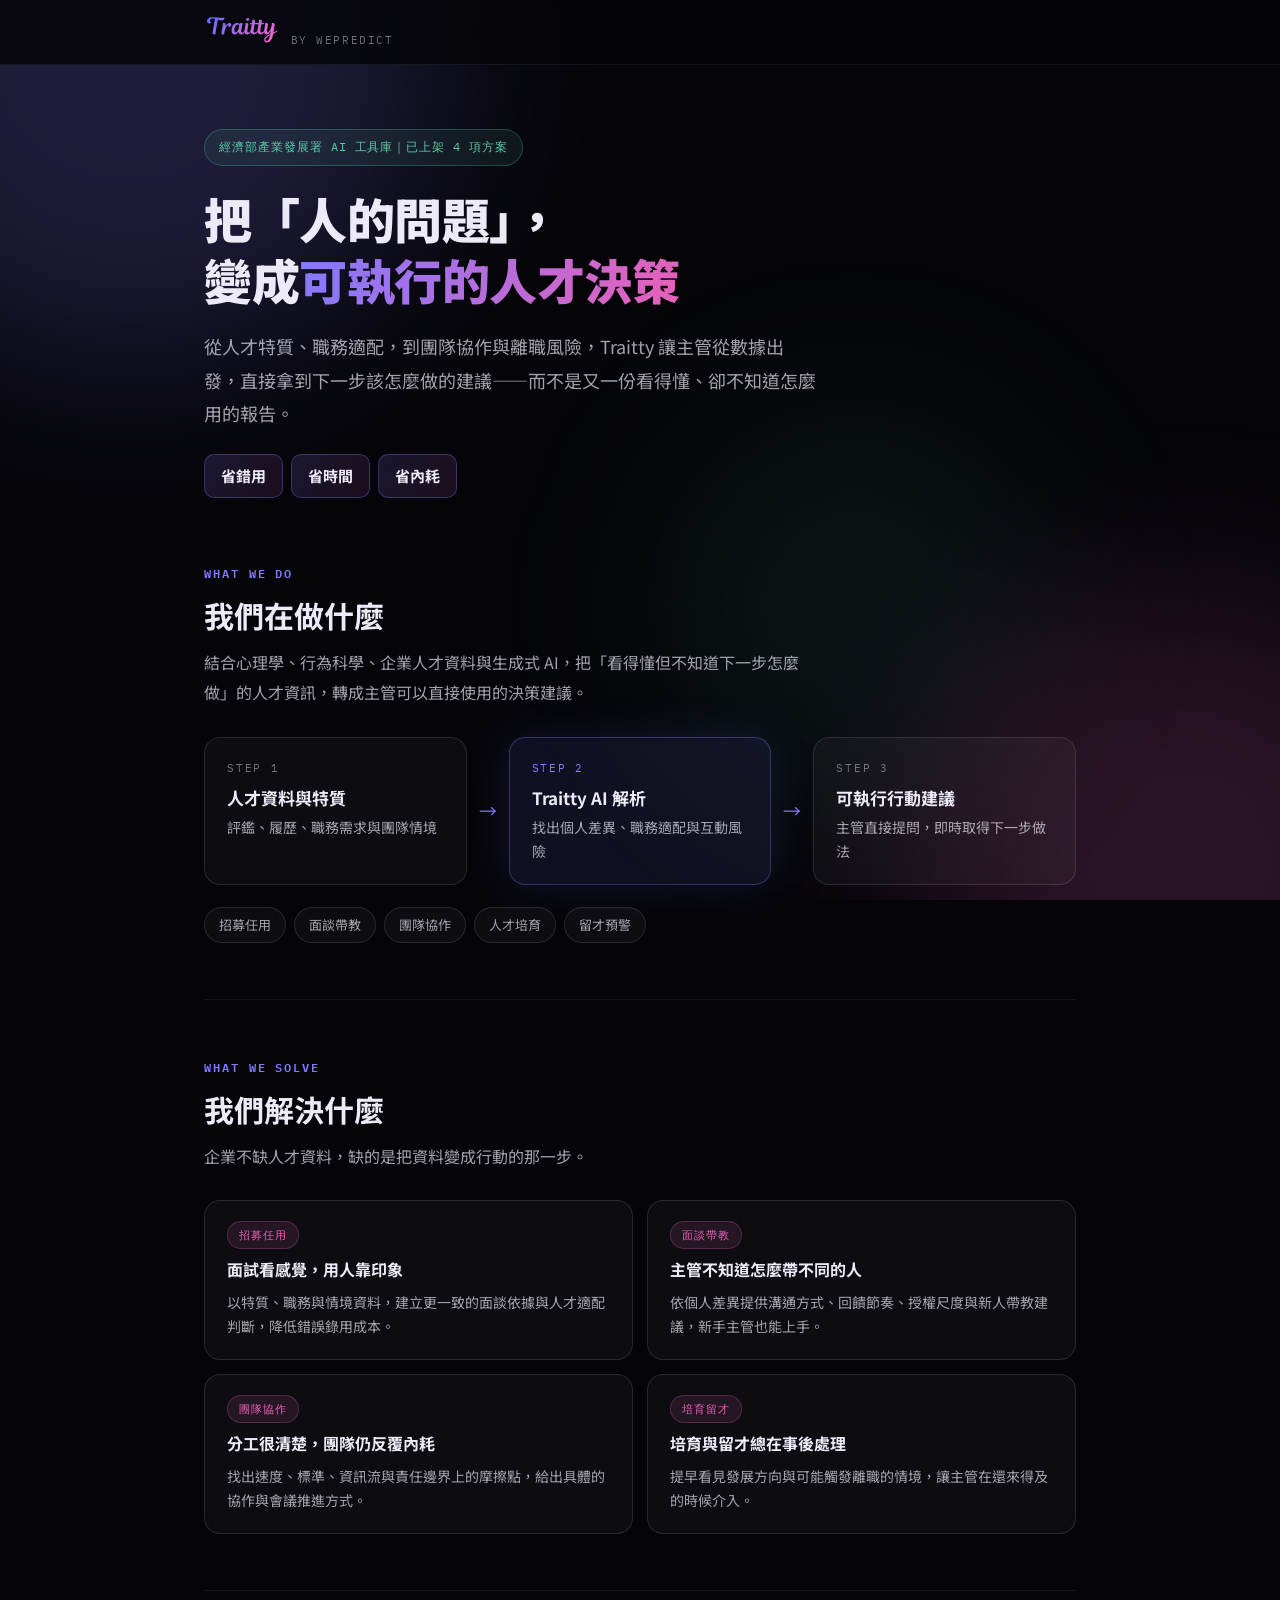
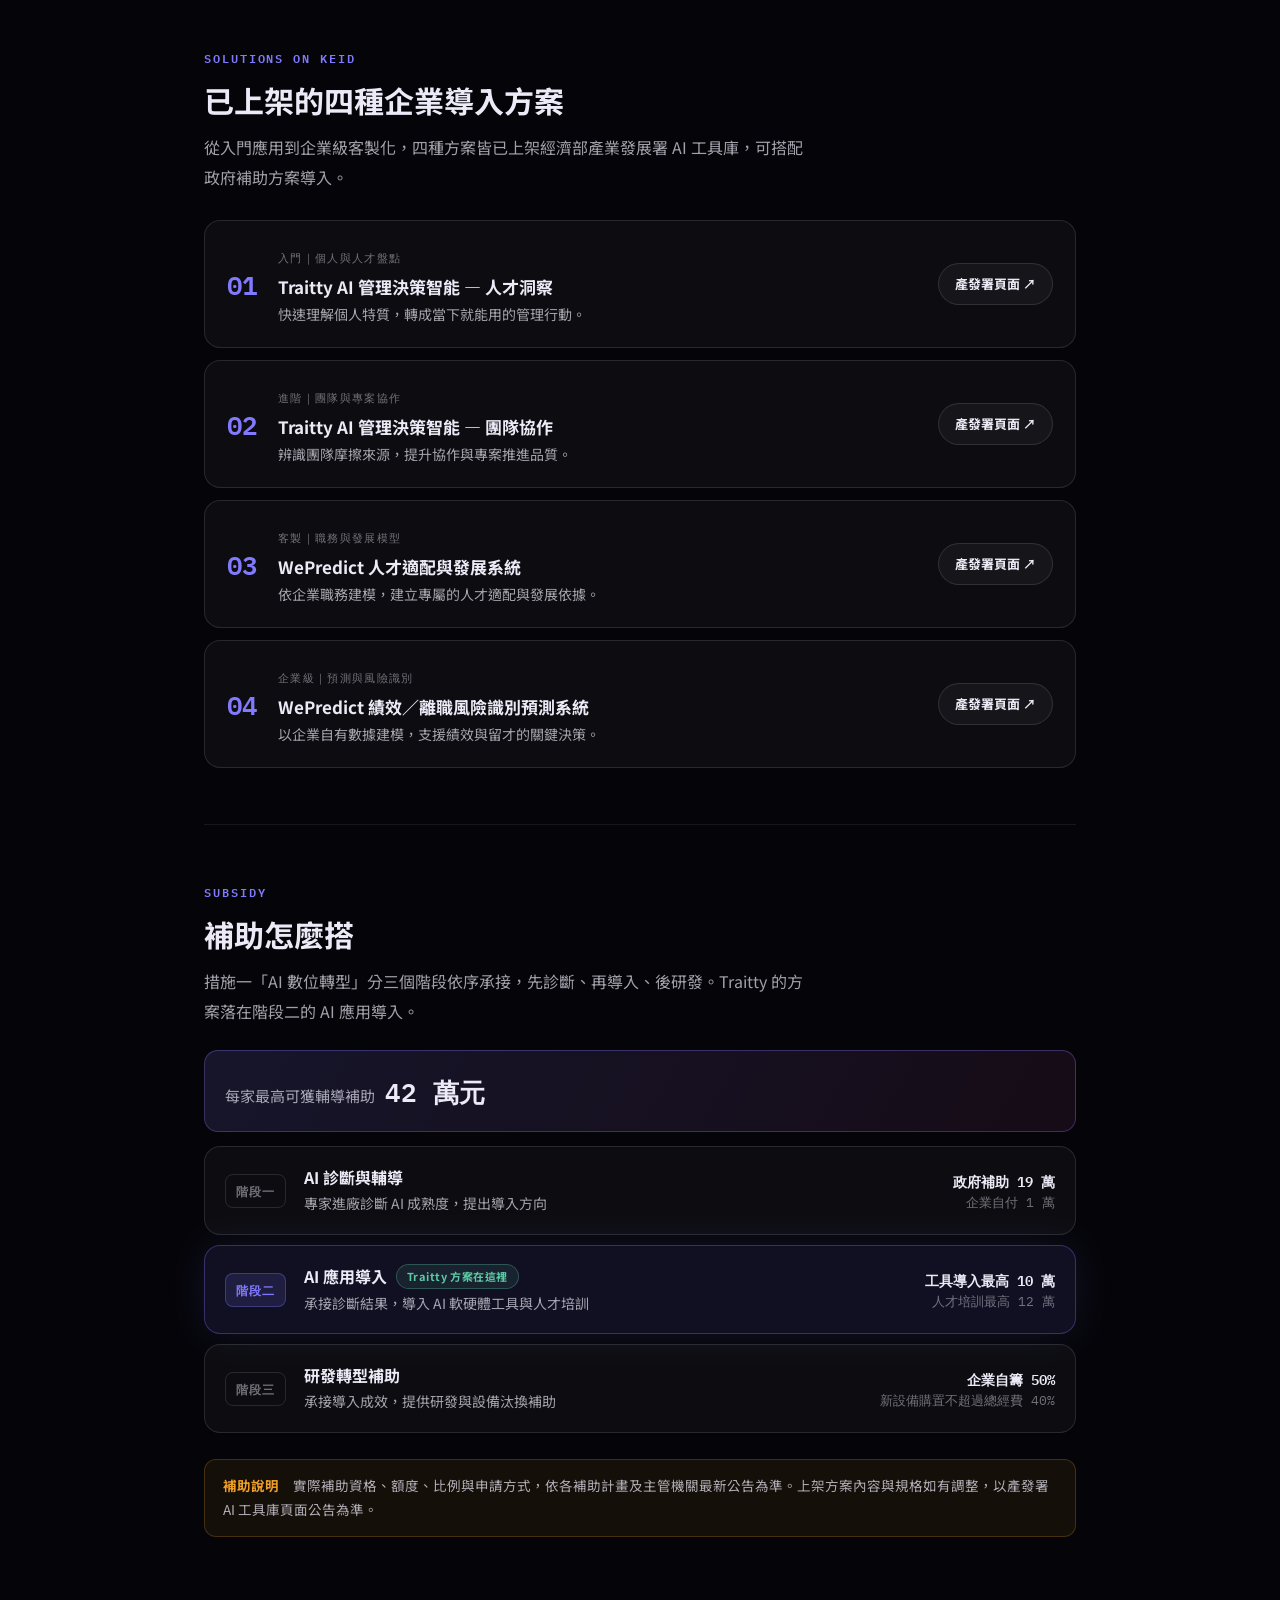
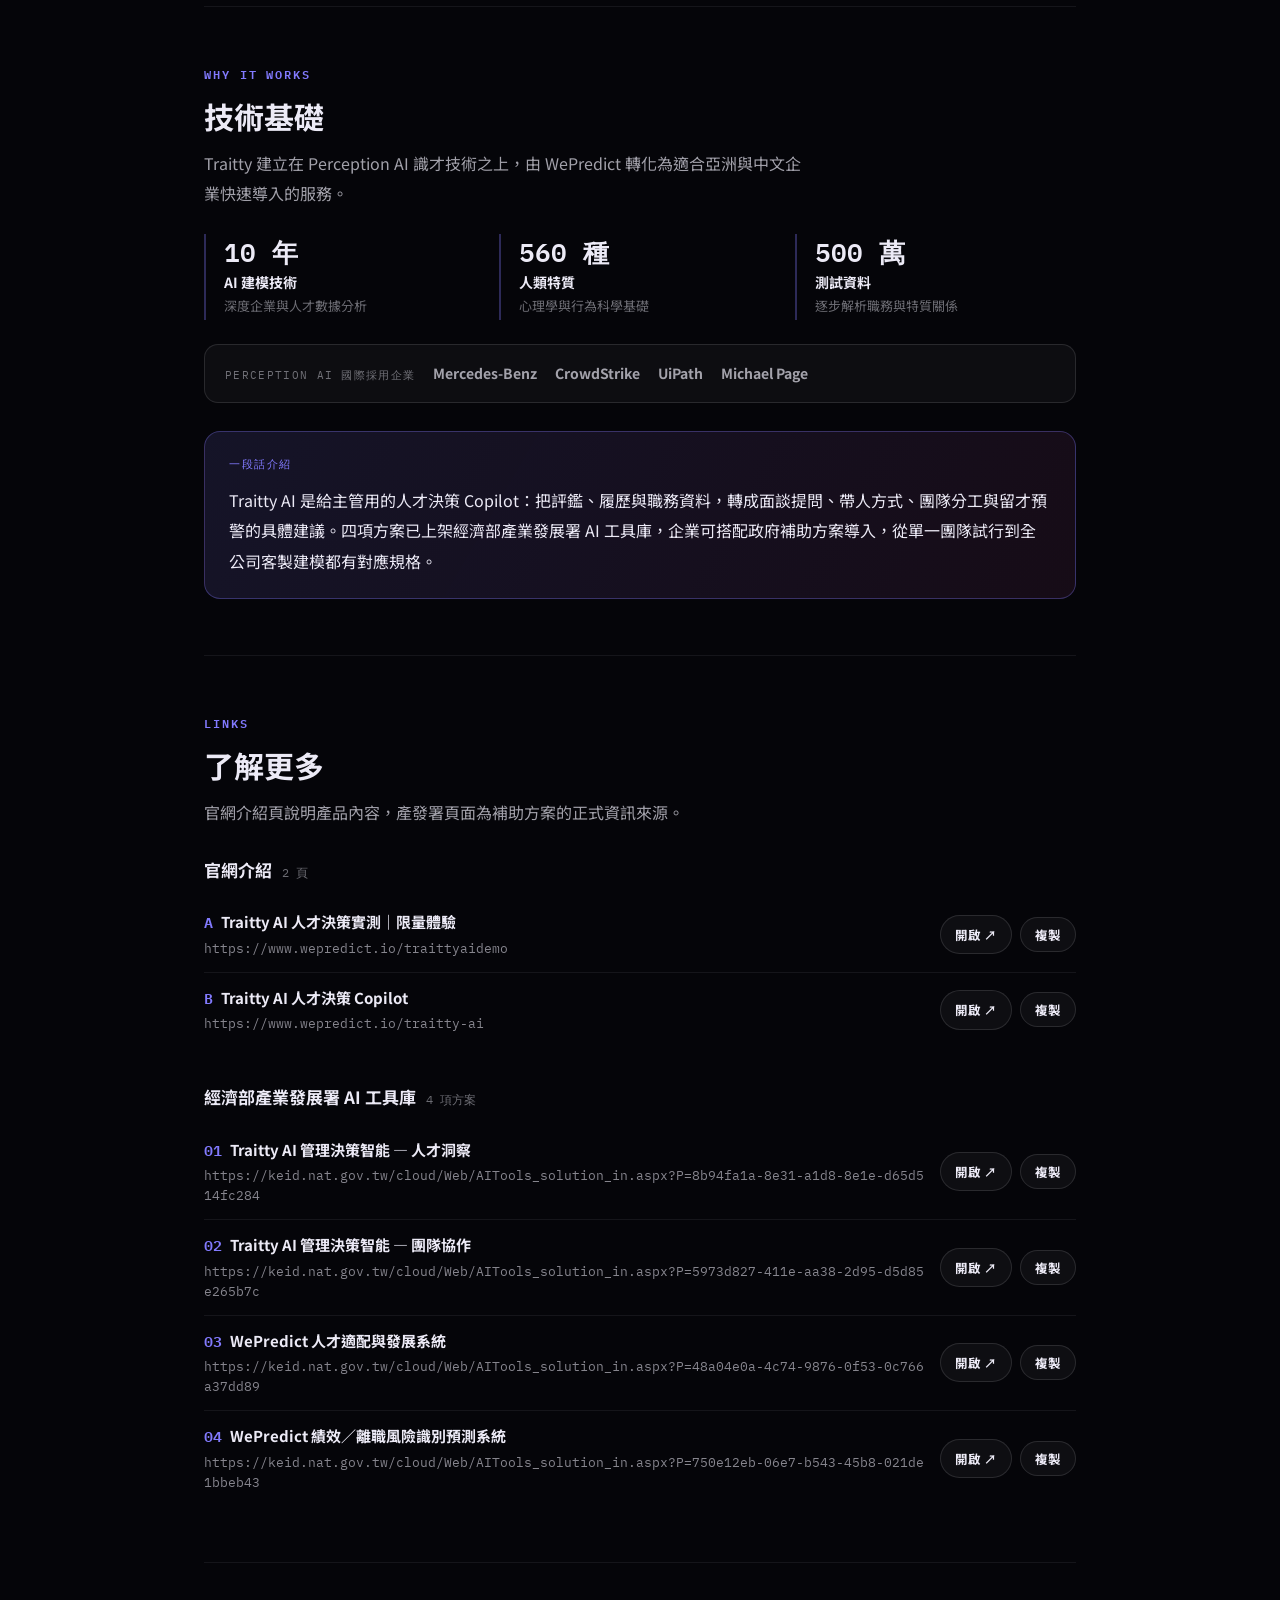
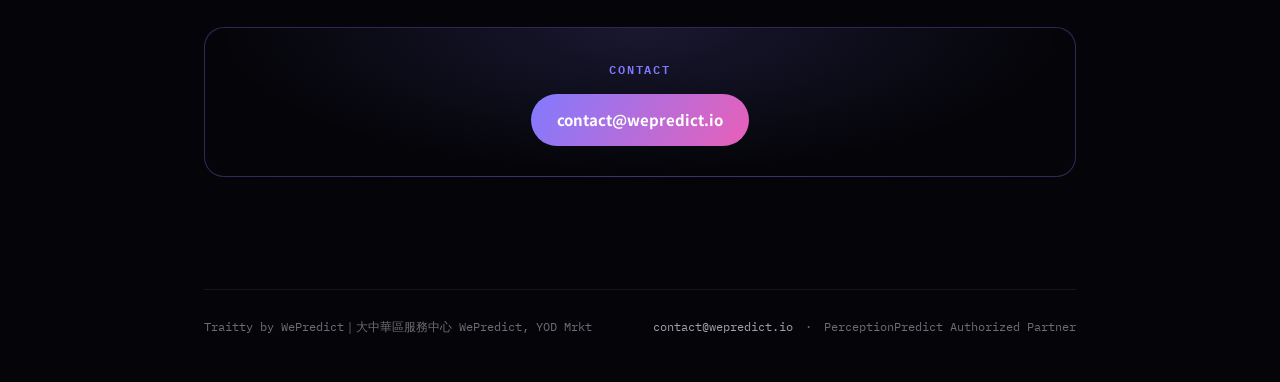
<file: partner.html>
<!DOCTYPE html>
<html lang="zh-TW">
<head>
<meta charset="UTF-8">
<meta name="viewport" content="width=device-width, initial-scale=1.0">
<meta name="description" content="Traitty AI 產發署 AI 工具庫上架方案，四項企業導入方案與補助資訊">
<meta property="og:type" content="website">
<meta property="og:site_name" content="WePredict">
<meta property="og:title" content="Traitty AI 產發署補助資訊">
<meta property="og:description" content="Traitty AI 產發署 AI 工具庫上架方案，四項企業導入方案與補助資訊">
<meta property="og:url" content="https://devinc9.github.io/traitty/partner.html">
<meta name="twitter:card" content="summary">
<meta name="twitter:title" content="Traitty AI 產發署補助資訊">
<meta name="twitter:description" content="Traitty AI 產發署 AI 工具庫上架方案，四項企業導入方案與補助資訊">
<title>Traitty AI 產發署補助資訊</title>
<link rel="preconnect" href="https://fonts.googleapis.com">
<link rel="preconnect" href="https://fonts.gstatic.com" crossorigin>
<link rel="stylesheet" href="https://fonts.googleapis.com/css2?family=IBM+Plex+Mono:wght@400;600&family=Noto+Sans+TC:wght@400;500;700;900&display=swap">
<style>
:root{
  --ink:#050509;
  --ink-2:#0b0b14;
  --surface:rgba(255,255,255,0.035);
  --surface-2:rgba(255,255,255,0.055);
  --line:rgba(236,234,246,0.12);
  --line-soft:rgba(236,234,246,0.07);
  --text:#ECEAF6;
  --text-2:rgba(236,234,246,0.68);
  --text-3:rgba(236,234,246,0.45);
  --primary:#827AFE;
  --primary-soft:rgba(130,122,254,0.14);
  --primary-line:rgba(130,122,254,0.32);
  --secondary:#E860B8;
  --teal:#5DCAA5;
  --amber:#EF9F27;
  --sans:"Noto Sans TC","PingFang TC","Microsoft JhengHei",system-ui,-apple-system,sans-serif;
  --mono:"IBM Plex Mono",ui-monospace,SFMono-Regular,Menlo,monospace;
  --wrap:920px;
}
*{box-sizing:border-box}
body{
  margin:0;
  background:var(--ink);
  color:var(--text);
  font-family:var(--sans);
  font-size:16px;
  line-height:1.85;
  -webkit-font-smoothing:antialiased;
  overflow-x:hidden;
}
img{max-width:100%}

/* ambient */
.ambient{position:fixed;inset:0;z-index:0;pointer-events:none;overflow:hidden}
.orb{position:absolute;border-radius:50%;filter:blur(90px)}
.orb-a{width:620px;height:620px;background:rgba(130,122,254,0.20);top:-260px;left:-180px;animation:driftA 24s ease-in-out infinite alternate}
.orb-b{width:520px;height:520px;background:rgba(232,96,184,0.16);bottom:-220px;right:-160px;animation:driftB 30s ease-in-out infinite alternate}
.orb-c{width:380px;height:380px;background:rgba(93,202,165,0.08);top:46%;left:52%;animation:driftC 26s ease-in-out infinite alternate}
@keyframes driftA{to{transform:translate(70px,50px)}}
@keyframes driftB{to{transform:translate(-60px,-70px)}}
@keyframes driftC{to{transform:translate(-50px,40px) scale(1.15)}}
@media (prefers-reduced-motion:reduce){.orb{animation:none}}

.shell{position:relative;z-index:1}
.wrap{max-width:var(--wrap);margin:0 auto;padding:0 24px}

/* nav */
.nav{
  position:sticky;top:0;z-index:20;
  background:rgba(5,5,9,0.82);
  backdrop-filter:blur(18px);
  border-bottom:1px solid var(--line-soft);
}
.nav-in{max-width:var(--wrap);margin:0 auto;padding:14px 24px;display:flex;align-items:center;justify-content:space-between;gap:16px}
.brand{display:flex;align-items:baseline;gap:10px;min-width:0}
.wordmark{height:30px;display:block;flex:0 0 auto}
.wordmark svg{height:30px;width:auto;display:block}
.by{font-family:var(--mono);font-size:11px;letter-spacing:.14em;color:var(--text-3);text-transform:uppercase;white-space:nowrap}
@media(max-width:560px){.by{display:none}}

/* hero */
.hero{padding:64px 0 8px;position:relative}
.eyebrow{
  display:inline-flex;align-items:center;gap:9px;
  font-family:var(--mono);font-size:12px;letter-spacing:.08em;
  color:var(--teal);
  background:rgba(93,202,165,0.09);border:1px solid rgba(93,202,165,0.28);
  padding:6px 14px;border-radius:100px;
}
h1{
  font-size:clamp(30px,4.6vw,48px);font-weight:900;line-height:1.28;letter-spacing:-.01em;
  margin:22px 0 0;text-wrap:balance;max-width:16em;
}
h1 .g{background:linear-gradient(110deg,var(--primary),var(--secondary));-webkit-background-clip:text;background-clip:text;-webkit-text-fill-color:transparent;color:var(--secondary)}
.lede{font-size:18px;color:var(--text-2);margin:20px 0 0;max-width:34em}
.savings{display:flex;flex-wrap:wrap;gap:8px;margin-top:24px}
.save{
  font-weight:700;font-size:15px;color:var(--text);
  padding:7px 16px;border-radius:10px;
  background:linear-gradient(120deg,rgba(130,122,254,0.16),rgba(232,96,184,0.10));
  border:1px solid var(--primary-line);
}

/* sections */
section{padding:56px 0;border-top:1px solid var(--line-soft)}
section:first-of-type{border-top:none}
.sec-label{
  font-family:var(--mono);font-size:12px;font-weight:600;letter-spacing:.16em;text-transform:uppercase;
  color:var(--primary);display:block;margin-bottom:10px;
}
h2{font-size:clamp(22px,2.8vw,30px);font-weight:700;line-height:1.4;margin:0;text-wrap:balance}
.sub{color:var(--text-2);margin:12px 0 0;max-width:38em}

/* flow */
.flow{display:grid;grid-template-columns:1fr auto 1fr auto 1fr;align-items:stretch;gap:0;margin-top:30px}
.step{
  background:var(--surface);border:1px solid var(--line);border-radius:16px;padding:20px 22px;
  display:flex;flex-direction:column;gap:6px;
}
.step-mid{background:rgba(130,122,254,0.10);border-color:var(--primary-line);box-shadow:0 0 44px rgba(130,122,254,0.14)}
.step-n{font-family:var(--mono);font-size:11px;letter-spacing:.16em;color:var(--text-3)}
.step-mid .step-n{color:var(--primary)}
.step-t{font-size:17px;font-weight:700;line-height:1.5}
.step-d{font-size:14px;color:var(--text-2);line-height:1.7}
.arrow{display:flex;align-items:center;justify-content:center;padding:0 12px;color:var(--primary);font-size:18px}
@media(max-width:760px){
  .flow{grid-template-columns:1fr}
  .arrow{padding:6px 0;transform:rotate(90deg)}
}
.chips{display:flex;flex-wrap:wrap;gap:8px;margin-top:22px}
.chip{
  font-size:13px;color:var(--text-2);padding:5px 14px;border-radius:100px;
  background:var(--surface);border:1px solid var(--line);
}

/* problems */
.problems{display:grid;grid-template-columns:1fr 1fr;gap:14px;margin-top:28px}
@media(max-width:700px){.problems{grid-template-columns:1fr}}
.prob{
  background:var(--surface);border:1px solid var(--line);border-radius:16px;padding:20px 22px;
  display:flex;flex-direction:column;gap:8px;
}
.prob-tag{
  align-self:flex-start;font-family:var(--mono);font-size:11px;letter-spacing:.1em;
  color:var(--secondary);background:rgba(232,96,184,0.10);border:1px solid rgba(232,96,184,0.26);
  padding:3px 11px;border-radius:100px;
}
.prob-t{font-size:16px;font-weight:700;line-height:1.55}
.prob-d{font-size:14px;color:var(--text-2);line-height:1.75}

/* solutions */
.sols{display:flex;flex-direction:column;gap:12px;margin-top:28px}
.sol{
  display:grid;grid-template-columns:auto 1fr auto;align-items:center;gap:20px;
  background:var(--surface);border:1px solid var(--line);border-radius:16px;
  padding:20px 22px;transition:border-color .2s,background .2s;
}
.sol:hover{border-color:var(--primary-line);background:var(--surface-2)}
.sol-n{font-family:var(--mono);font-size:26px;font-weight:600;color:var(--primary);line-height:1;letter-spacing:-.02em}
.sol-body{min-width:0}
.sol-tier{font-family:var(--mono);font-size:11px;letter-spacing:.12em;color:var(--text-3);text-transform:uppercase}
.sol-t{font-size:17px;font-weight:700;line-height:1.5;margin-top:3px}
.sol-d{font-size:14px;color:var(--text-2);line-height:1.7;margin-top:4px}
.sol-go{
  font-family:var(--sans);font-size:13px;font-weight:700;text-decoration:none;white-space:nowrap;
  color:var(--text);padding:8px 16px;border-radius:100px;
  border:1px solid var(--line);background:rgba(255,255,255,0.04);
}
.sol-go:hover{border-color:var(--primary-line);color:#fff;background:var(--primary-soft)}
@media(max-width:700px){
  .sol{grid-template-columns:auto 1fr;row-gap:14px}
  .sol-go{grid-column:1 / -1;justify-self:start}
}

/* subsidy stages */
.headline-amt{
  display:flex;flex-wrap:wrap;align-items:baseline;gap:10px;margin-top:24px;
  padding:16px 20px;border-radius:14px;
  background:linear-gradient(120deg,rgba(130,122,254,0.14),rgba(232,96,184,0.08));
  border:1px solid var(--primary-line);
}
.headline-amt .l{font-size:15px;color:var(--text-2)}
.headline-amt .v{font-family:var(--mono);font-size:26px;font-weight:600;color:var(--text);font-variant-numeric:tabular-nums}
.stages{display:flex;flex-direction:column;gap:10px;margin-top:14px}
.stage{
  display:grid;grid-template-columns:auto 1fr auto;align-items:center;gap:18px;
  background:var(--surface);border:1px solid var(--line);border-radius:16px;padding:18px 20px;
}
.stage-hi{background:rgba(130,122,254,0.10);border-color:var(--primary-line);box-shadow:0 0 40px rgba(130,122,254,0.12)}
.stage-n{
  font-family:var(--mono);font-size:12px;font-weight:600;letter-spacing:.08em;
  color:var(--text-3);border:1px solid var(--line);border-radius:8px;padding:5px 10px;white-space:nowrap;
}
.stage-hi .stage-n{color:var(--primary);border-color:var(--primary-line);background:var(--primary-soft)}
.stage-body{min-width:0}
.stage-t{font-size:16px;font-weight:700;line-height:1.5;display:flex;flex-wrap:wrap;align-items:center;gap:9px}
.stage-tag{
  font-size:11px;font-weight:700;letter-spacing:.04em;color:var(--teal);
  background:rgba(93,202,165,0.10);border:1px solid rgba(93,202,165,0.30);
  padding:3px 10px;border-radius:100px;
}
.stage-d{font-size:14px;color:var(--text-2);line-height:1.7;margin-top:3px}
.stage-amt{
  text-align:right;font-family:var(--mono);font-size:14px;font-weight:600;color:var(--text);
  line-height:1.6;font-variant-numeric:tabular-nums;white-space:nowrap;
}
.stage-amt span{display:block;font-weight:400;font-size:12.5px;color:var(--text-3)}
@media(max-width:720px){
  .stage{grid-template-columns:auto 1fr;row-gap:12px}
  .stage-amt{grid-column:1 / -1;text-align:left;white-space:normal}
}

/* trust */
.stats{display:grid;grid-template-columns:repeat(3,1fr);gap:14px;margin-top:26px}
@media(max-width:640px){.stats{grid-template-columns:1fr}}
.stat{border-left:2px solid var(--primary-line);padding:2px 0 2px 18px}
.stat-n{font-family:var(--mono);font-size:26px;font-weight:600;line-height:1.2;color:var(--text);font-variant-numeric:tabular-nums}
.stat-t{font-size:14px;font-weight:700;margin-top:2px}
.stat-d{font-size:13px;color:var(--text-3);line-height:1.7}
.logos{
  margin-top:24px;padding:16px 20px;border-radius:14px;
  background:var(--surface);border:1px solid var(--line);
  display:flex;flex-wrap:wrap;align-items:baseline;gap:8px 18px;
}
.logos-l{font-family:var(--mono);font-size:11px;letter-spacing:.12em;color:var(--text-3);text-transform:uppercase}
.logos-n{font-size:14px;font-weight:700;color:var(--text-2)}

/* pitch block */
.pitch{
  margin-top:28px;padding:22px 24px;border-radius:16px;
  background:linear-gradient(120deg,rgba(130,122,254,0.13),rgba(232,96,184,0.08));
  border:1px solid var(--primary-line);
}
.pitch-l{font-family:var(--mono);font-size:11px;letter-spacing:.14em;text-transform:uppercase;color:var(--primary);display:block;margin-bottom:10px}
.pitch p{margin:0;font-size:16px;color:var(--text);line-height:1.9}

/* links */
.link-group{margin-top:26px}
.link-group + .link-group{margin-top:34px}
.lg-head{display:flex;align-items:baseline;gap:10px;flex-wrap:wrap;margin-bottom:12px}
.lg-title{font-size:17px;font-weight:700}
.lg-count{font-family:var(--mono);font-size:12px;color:var(--text-3)}
.link-row{
  display:grid;grid-template-columns:1fr auto;align-items:center;gap:14px;
  padding:14px 0;border-bottom:1px solid var(--line-soft);
}
.link-row:last-child{border-bottom:none}
.link-name{font-size:15px;font-weight:700;line-height:1.5}
.link-name .n{font-family:var(--mono);font-weight:600;color:var(--primary);margin-right:8px}
.link-url{
  font-family:var(--mono);font-size:12.5px;color:rgba(236,234,246,0.56);line-height:1.6;
  word-break:break-all;margin-top:3px;
}
.link-acts{display:flex;gap:8px;align-items:center}
.act{
  font-family:var(--sans);font-size:12.5px;font-weight:700;cursor:pointer;text-decoration:none;
  padding:7px 14px;border-radius:100px;border:1px solid var(--line);
  background:rgba(255,255,255,0.04);color:var(--text);white-space:nowrap;
}
.act:hover{border-color:var(--primary-line);background:var(--primary-soft)}
.act:focus-visible,.sol-go:focus-visible,.nav-cta:focus-visible,a:focus-visible{outline:2px solid var(--primary);outline-offset:2px}
.act.done{color:var(--teal);border-color:rgba(93,202,165,0.4);background:rgba(93,202,165,0.10)}
@media(max-width:640px){
  .link-row{grid-template-columns:1fr;gap:10px}
  .link-acts{justify-content:flex-start}
}

/* contact */
.contact{
  margin-top:8px;padding:30px 28px;border-radius:20px;text-align:center;
  background:radial-gradient(ellipse at 50% 0%,rgba(130,122,254,0.16),rgba(5,5,9,0) 70%);
  border:1px solid var(--primary-line);
}
.contact-acts{display:flex;flex-wrap:wrap;gap:10px;justify-content:center;margin-top:14px}
.btn-p{
  font-size:15px;font-weight:700;text-decoration:none;color:#fff;
  padding:12px 26px;border-radius:100px;
  background:linear-gradient(120deg,var(--primary),var(--secondary));
}
.btn-p:hover{opacity:.9}

/* note + footer */
.note{
  margin-top:26px;padding:14px 18px;border-radius:12px;
  background:rgba(239,159,39,0.07);border:1px solid rgba(239,159,39,0.22);
  font-size:13.5px;color:rgba(236,234,246,0.72);line-height:1.75;
}
.note b{color:var(--amber);font-weight:700}
footer{
  border-top:1px solid var(--line-soft);margin-top:56px;padding:26px 0 44px;
  display:flex;flex-wrap:wrap;gap:8px 18px;align-items:center;justify-content:space-between;
  font-family:var(--mono);font-size:12px;color:var(--text-3);
}
footer a{color:var(--text-2);text-decoration:none}
footer a:hover{color:var(--text)}
</style>

</head>
<body>

<div class="ambient" aria-hidden="true">
  <div class="orb orb-a"></div>
  <div class="orb orb-b"></div>
  <div class="orb orb-c"></div>
</div>

<div class="shell">

<nav class="nav">
  <div class="nav-in">
    <div class="brand">
      <div class="wordmark" role="img" aria-label="Traitty"><svg xmlns="http://www.w3.org/2000/svg" xmlns:xlink="http://www.w3.org/1999/xlink" width="1920" zoomAndPan="magnify" viewBox="0 0 1440 562.499983" height="750" preserveAspectRatio="xMidYMid meet" version="1.0"><defs><filter x="0%" y="0%" width="100%" height="100%" id="44cdecea9e"><feColorMatrix values="0 0 0 0 1 0 0 0 0 1 0 0 0 0 1 0 0 0 1 0" color-interpolation-filters="sRGB"/></filter><g/><clipPath id="bba5257c0c"><path d="M 0.640625 0 L 1439.359375 0 L 1439.359375 562 L 0.640625 562 Z M 0.640625 0 " clip-rule="nonzero"/></clipPath><clipPath id="9812db9cc4"><path d="M 0.640625 0 L 1439.359375 0 L 1439.359375 562 L 0.640625 562 Z M 0.640625 0 " clip-rule="nonzero"/></clipPath><clipPath id="bea4009ea9"><path d="M 0.640625 0 L 1439.359375 0 L 1439.359375 562 L 0.640625 562 Z M 0.640625 0 " clip-rule="nonzero"/></clipPath><clipPath id="8c2b129f81"><path d="M 0.640625 0 L 1439.359375 0 L 1439.359375 562 L 0.640625 562 Z M 0.640625 0 " clip-rule="nonzero"/></clipPath><linearGradient x1="110.328141" gradientTransform="matrix(2.209863, 0, 0, 2.212828, 1.112294, 93.00293)" y1="-152.57085" x2="562.836946" gradientUnits="userSpaceOnUse" y2="299.939015" id="46c680e24b"><stop stop-opacity="1" stop-color="rgb(31.959534%, 43.907166%, 99.931335%)" offset="0"/><stop stop-opacity="1" stop-color="rgb(32.237244%, 43.890381%, 99.836731%)" offset="0.00390625"/><stop stop-opacity="1" stop-color="rgb(32.516479%, 43.875122%, 99.742126%)" offset="0.0078125"/><stop stop-opacity="1" stop-color="rgb(32.795715%, 43.858337%, 99.647522%)" offset="0.0117188"/><stop stop-opacity="1" stop-color="rgb(33.074951%, 43.843079%, 99.552917%)" offset="0.015625"/><stop stop-opacity="1" stop-color="rgb(33.352661%, 43.826294%, 99.458313%)" offset="0.0195313"/><stop stop-opacity="1" stop-color="rgb(33.631897%, 43.811035%, 99.363708%)" offset="0.0234375"/><stop stop-opacity="1" stop-color="rgb(33.911133%, 43.79425%, 99.269104%)" offset="0.0273438"/><stop stop-opacity="1" stop-color="rgb(34.190369%, 43.778992%, 99.1745%)" offset="0.03125"/><stop stop-opacity="1" stop-color="rgb(34.468079%, 43.762207%, 99.079895%)" offset="0.0351563"/><stop stop-opacity="1" stop-color="rgb(34.747314%, 43.746948%, 98.985291%)" offset="0.0390625"/><stop stop-opacity="1" stop-color="rgb(35.025024%, 43.730164%, 98.890686%)" offset="0.0429688"/><stop stop-opacity="1" stop-color="rgb(35.30426%, 43.714905%, 98.797607%)" offset="0.046875"/><stop stop-opacity="1" stop-color="rgb(35.583496%, 43.69812%, 98.703003%)" offset="0.0507813"/><stop stop-opacity="1" stop-color="rgb(35.862732%, 43.682861%, 98.608398%)" offset="0.0546875"/><stop stop-opacity="1" stop-color="rgb(36.140442%, 43.666077%, 98.513794%)" offset="0.0585938"/><stop stop-opacity="1" stop-color="rgb(36.419678%, 43.650818%, 98.419189%)" offset="0.0625"/><stop stop-opacity="1" stop-color="rgb(36.698914%, 43.634033%, 98.324585%)" offset="0.0664062"/><stop stop-opacity="1" stop-color="rgb(36.978149%, 43.618774%, 98.22998%)" offset="0.0703125"/><stop stop-opacity="1" stop-color="rgb(37.255859%, 43.60199%, 98.135376%)" offset="0.0742188"/><stop stop-opacity="1" stop-color="rgb(37.535095%, 43.586731%, 98.040771%)" offset="0.078125"/><stop stop-opacity="1" stop-color="rgb(37.812805%, 43.569946%, 97.946167%)" offset="0.0820313"/><stop stop-opacity="1" stop-color="rgb(38.092041%, 43.554688%, 97.851562%)" offset="0.0859375"/><stop stop-opacity="1" stop-color="rgb(38.371277%, 43.537903%, 97.756958%)" offset="0.0898438"/><stop stop-opacity="1" stop-color="rgb(38.650513%, 43.522644%, 97.662354%)" offset="0.09375"/><stop stop-opacity="1" stop-color="rgb(38.928223%, 43.507385%, 97.567749%)" offset="0.0976563"/><stop stop-opacity="1" stop-color="rgb(39.207458%, 43.492126%, 97.473145%)" offset="0.101563"/><stop stop-opacity="1" stop-color="rgb(39.486694%, 43.475342%, 97.37854%)" offset="0.105469"/><stop stop-opacity="1" stop-color="rgb(39.76593%, 43.460083%, 97.283936%)" offset="0.109375"/><stop stop-opacity="1" stop-color="rgb(40.04364%, 43.443298%, 97.189331%)" offset="0.113281"/><stop stop-opacity="1" stop-color="rgb(40.322876%, 43.42804%, 97.094727%)" offset="0.117188"/><stop stop-opacity="1" stop-color="rgb(40.600586%, 43.411255%, 97.000122%)" offset="0.121094"/><stop stop-opacity="1" stop-color="rgb(40.879822%, 43.395996%, 96.907043%)" offset="0.125"/><stop stop-opacity="1" stop-color="rgb(41.159058%, 43.379211%, 96.812439%)" offset="0.128906"/><stop stop-opacity="1" stop-color="rgb(41.438293%, 43.363953%, 96.717834%)" offset="0.132812"/><stop stop-opacity="1" stop-color="rgb(41.716003%, 43.347168%, 96.62323%)" offset="0.136719"/><stop stop-opacity="1" stop-color="rgb(41.995239%, 43.331909%, 96.528625%)" offset="0.140625"/><stop stop-opacity="1" stop-color="rgb(42.274475%, 43.315125%, 96.434021%)" offset="0.144531"/><stop stop-opacity="1" stop-color="rgb(42.553711%, 43.299866%, 96.339417%)" offset="0.148438"/><stop stop-opacity="1" stop-color="rgb(42.831421%, 43.283081%, 96.244812%)" offset="0.152344"/><stop stop-opacity="1" stop-color="rgb(43.110657%, 43.267822%, 96.150208%)" offset="0.15625"/><stop stop-opacity="1" stop-color="rgb(43.388367%, 43.251038%, 96.055603%)" offset="0.160156"/><stop stop-opacity="1" stop-color="rgb(43.667603%, 43.235779%, 95.960999%)" offset="0.164063"/><stop stop-opacity="1" stop-color="rgb(43.946838%, 43.218994%, 95.866394%)" offset="0.167969"/><stop stop-opacity="1" stop-color="rgb(44.226074%, 43.203735%, 95.77179%)" offset="0.171875"/><stop stop-opacity="1" stop-color="rgb(44.503784%, 43.186951%, 95.677185%)" offset="0.175781"/><stop stop-opacity="1" stop-color="rgb(44.78302%, 43.171692%, 95.582581%)" offset="0.179688"/><stop stop-opacity="1" stop-color="rgb(45.062256%, 43.154907%, 95.487976%)" offset="0.183594"/><stop stop-opacity="1" stop-color="rgb(45.341492%, 43.139648%, 95.393372%)" offset="0.1875"/><stop stop-opacity="1" stop-color="rgb(45.619202%, 43.122864%, 95.298767%)" offset="0.191406"/><stop stop-opacity="1" stop-color="rgb(45.898438%, 43.107605%, 95.204163%)" offset="0.195313"/><stop stop-opacity="1" stop-color="rgb(46.176147%, 43.09082%, 95.109558%)" offset="0.199219"/><stop stop-opacity="1" stop-color="rgb(46.455383%, 43.075562%, 95.014954%)" offset="0.203125"/><stop stop-opacity="1" stop-color="rgb(46.734619%, 43.058777%, 94.920349%)" offset="0.207031"/><stop stop-opacity="1" stop-color="rgb(47.013855%, 43.043518%, 94.827271%)" offset="0.210938"/><stop stop-opacity="1" stop-color="rgb(47.291565%, 43.026733%, 94.732666%)" offset="0.214844"/><stop stop-opacity="1" stop-color="rgb(47.570801%, 43.011475%, 94.638062%)" offset="0.21875"/><stop stop-opacity="1" stop-color="rgb(47.850037%, 42.99469%, 94.543457%)" offset="0.222656"/><stop stop-opacity="1" stop-color="rgb(48.129272%, 42.979431%, 94.448853%)" offset="0.226563"/><stop stop-opacity="1" stop-color="rgb(48.406982%, 42.962646%, 94.354248%)" offset="0.230469"/><stop stop-opacity="1" stop-color="rgb(48.686218%, 42.947388%, 94.259644%)" offset="0.234375"/><stop stop-opacity="1" stop-color="rgb(48.963928%, 42.930603%, 94.165039%)" offset="0.238281"/><stop stop-opacity="1" stop-color="rgb(49.243164%, 42.915344%, 94.070435%)" offset="0.242188"/><stop stop-opacity="1" stop-color="rgb(49.5224%, 42.89856%, 93.97583%)" offset="0.246094"/><stop stop-opacity="1" stop-color="rgb(49.801636%, 42.883301%, 93.881226%)" offset="0.25"/><stop stop-opacity="1" stop-color="rgb(50.079346%, 42.866516%, 93.786621%)" offset="0.253906"/><stop stop-opacity="1" stop-color="rgb(50.358582%, 42.851257%, 93.692017%)" offset="0.257813"/><stop stop-opacity="1" stop-color="rgb(50.637817%, 42.834473%, 93.597412%)" offset="0.261719"/><stop stop-opacity="1" stop-color="rgb(50.917053%, 42.819214%, 93.502808%)" offset="0.265625"/><stop stop-opacity="1" stop-color="rgb(51.194763%, 42.802429%, 93.408203%)" offset="0.269531"/><stop stop-opacity="1" stop-color="rgb(51.473999%, 42.78717%, 93.313599%)" offset="0.273438"/><stop stop-opacity="1" stop-color="rgb(51.751709%, 42.770386%, 93.218994%)" offset="0.277344"/><stop stop-opacity="1" stop-color="rgb(52.030945%, 42.755127%, 93.12439%)" offset="0.28125"/><stop stop-opacity="1" stop-color="rgb(52.310181%, 42.738342%, 93.029785%)" offset="0.285156"/><stop stop-opacity="1" stop-color="rgb(52.589417%, 42.723083%, 92.935181%)" offset="0.289063"/><stop stop-opacity="1" stop-color="rgb(52.867126%, 42.706299%, 92.840576%)" offset="0.292969"/><stop stop-opacity="1" stop-color="rgb(53.146362%, 42.69104%, 92.747498%)" offset="0.296875"/><stop stop-opacity="1" stop-color="rgb(53.425598%, 42.674255%, 92.652893%)" offset="0.300781"/><stop stop-opacity="1" stop-color="rgb(53.704834%, 42.658997%, 92.558289%)" offset="0.304688"/><stop stop-opacity="1" stop-color="rgb(53.982544%, 42.642212%, 92.463684%)" offset="0.308594"/><stop stop-opacity="1" stop-color="rgb(54.26178%, 42.626953%, 92.36908%)" offset="0.3125"/><stop stop-opacity="1" stop-color="rgb(54.53949%, 42.610168%, 92.274475%)" offset="0.316406"/><stop stop-opacity="1" stop-color="rgb(54.818726%, 42.59491%, 92.179871%)" offset="0.320313"/><stop stop-opacity="1" stop-color="rgb(55.097961%, 42.578125%, 92.085266%)" offset="0.324219"/><stop stop-opacity="1" stop-color="rgb(55.377197%, 42.562866%, 91.990662%)" offset="0.328125"/><stop stop-opacity="1" stop-color="rgb(55.654907%, 42.546082%, 91.896057%)" offset="0.332031"/><stop stop-opacity="1" stop-color="rgb(55.934143%, 42.530823%, 91.801453%)" offset="0.335938"/><stop stop-opacity="1" stop-color="rgb(56.213379%, 42.514038%, 91.706848%)" offset="0.339844"/><stop stop-opacity="1" stop-color="rgb(56.492615%, 42.498779%, 91.612244%)" offset="0.34375"/><stop stop-opacity="1" stop-color="rgb(56.770325%, 42.481995%, 91.517639%)" offset="0.347656"/><stop stop-opacity="1" stop-color="rgb(57.049561%, 42.466736%, 91.423035%)" offset="0.351563"/><stop stop-opacity="1" stop-color="rgb(57.327271%, 42.449951%, 91.32843%)" offset="0.355469"/><stop stop-opacity="1" stop-color="rgb(57.606506%, 42.434692%, 91.233826%)" offset="0.359375"/><stop stop-opacity="1" stop-color="rgb(57.885742%, 42.417908%, 91.139221%)" offset="0.363281"/><stop stop-opacity="1" stop-color="rgb(58.164978%, 42.402649%, 91.044617%)" offset="0.367188"/><stop stop-opacity="1" stop-color="rgb(58.442688%, 42.385864%, 90.950012%)" offset="0.371094"/><stop stop-opacity="1" stop-color="rgb(58.721924%, 42.370605%, 90.855408%)" offset="0.375"/><stop stop-opacity="1" stop-color="rgb(59.00116%, 42.353821%, 90.760803%)" offset="0.378906"/><stop stop-opacity="1" stop-color="rgb(59.280396%, 42.338562%, 90.667725%)" offset="0.382813"/><stop stop-opacity="1" stop-color="rgb(59.558105%, 42.321777%, 90.57312%)" offset="0.386719"/><stop stop-opacity="1" stop-color="rgb(59.837341%, 42.306519%, 90.478516%)" offset="0.390625"/><stop stop-opacity="1" stop-color="rgb(60.115051%, 42.289734%, 90.383911%)" offset="0.394531"/><stop stop-opacity="1" stop-color="rgb(60.394287%, 42.274475%, 90.289307%)" offset="0.398438"/><stop stop-opacity="1" stop-color="rgb(60.673523%, 42.25769%, 90.194702%)" offset="0.402344"/><stop stop-opacity="1" stop-color="rgb(60.952759%, 42.242432%, 90.100098%)" offset="0.40625"/><stop stop-opacity="1" stop-color="rgb(61.230469%, 42.225647%, 90.005493%)" offset="0.410156"/><stop stop-opacity="1" stop-color="rgb(61.509705%, 42.210388%, 89.910889%)" offset="0.414063"/><stop stop-opacity="1" stop-color="rgb(61.78894%, 42.193604%, 89.816284%)" offset="0.417969"/><stop stop-opacity="1" stop-color="rgb(62.068176%, 42.178345%, 89.72168%)" offset="0.421875"/><stop stop-opacity="1" stop-color="rgb(62.345886%, 42.16156%, 89.627075%)" offset="0.425781"/><stop stop-opacity="1" stop-color="rgb(62.625122%, 42.146301%, 89.532471%)" offset="0.429688"/><stop stop-opacity="1" stop-color="rgb(62.902832%, 42.129517%, 89.437866%)" offset="0.433594"/><stop stop-opacity="1" stop-color="rgb(63.182068%, 42.114258%, 89.343262%)" offset="0.4375"/><stop stop-opacity="1" stop-color="rgb(63.461304%, 42.097473%, 89.248657%)" offset="0.441406"/><stop stop-opacity="1" stop-color="rgb(63.74054%, 42.082214%, 89.154053%)" offset="0.445313"/><stop stop-opacity="1" stop-color="rgb(64.01825%, 42.06543%, 89.059448%)" offset="0.449219"/><stop stop-opacity="1" stop-color="rgb(64.297485%, 42.050171%, 88.964844%)" offset="0.453125"/><stop stop-opacity="1" stop-color="rgb(64.576721%, 42.033386%, 88.870239%)" offset="0.457031"/><stop stop-opacity="1" stop-color="rgb(64.855957%, 42.018127%, 88.777161%)" offset="0.460938"/><stop stop-opacity="1" stop-color="rgb(65.133667%, 42.001343%, 88.682556%)" offset="0.464844"/><stop stop-opacity="1" stop-color="rgb(65.412903%, 41.986084%, 88.587952%)" offset="0.46875"/><stop stop-opacity="1" stop-color="rgb(65.690613%, 41.969299%, 88.493347%)" offset="0.472656"/><stop stop-opacity="1" stop-color="rgb(65.969849%, 41.954041%, 88.398743%)" offset="0.476563"/><stop stop-opacity="1" stop-color="rgb(66.249084%, 41.937256%, 88.304138%)" offset="0.480469"/><stop stop-opacity="1" stop-color="rgb(66.52832%, 41.921997%, 88.209534%)" offset="0.484375"/><stop stop-opacity="1" stop-color="rgb(66.80603%, 41.905212%, 88.114929%)" offset="0.488281"/><stop stop-opacity="1" stop-color="rgb(67.085266%, 41.889954%, 88.020325%)" offset="0.492187"/><stop stop-opacity="1" stop-color="rgb(67.364502%, 41.873169%, 87.92572%)" offset="0.496094"/><stop stop-opacity="1" stop-color="rgb(67.643738%, 41.85791%, 87.831116%)" offset="0.5"/><stop stop-opacity="1" stop-color="rgb(67.921448%, 41.841125%, 87.736511%)" offset="0.503906"/><stop stop-opacity="1" stop-color="rgb(68.200684%, 41.825867%, 87.641907%)" offset="0.507812"/><stop stop-opacity="1" stop-color="rgb(68.478394%, 41.809082%, 87.547302%)" offset="0.511719"/><stop stop-opacity="1" stop-color="rgb(68.757629%, 41.793823%, 87.452698%)" offset="0.515625"/><stop stop-opacity="1" stop-color="rgb(69.036865%, 41.777039%, 87.358093%)" offset="0.519531"/><stop stop-opacity="1" stop-color="rgb(69.316101%, 41.76178%, 87.263489%)" offset="0.523438"/><stop stop-opacity="1" stop-color="rgb(69.593811%, 41.744995%, 87.168884%)" offset="0.527344"/><stop stop-opacity="1" stop-color="rgb(69.873047%, 41.729736%, 87.07428%)" offset="0.53125"/><stop stop-opacity="1" stop-color="rgb(70.152283%, 41.712952%, 86.979675%)" offset="0.535156"/><stop stop-opacity="1" stop-color="rgb(70.431519%, 41.697693%, 86.885071%)" offset="0.539062"/><stop stop-opacity="1" stop-color="rgb(70.709229%, 41.680908%, 86.790466%)" offset="0.542969"/><stop stop-opacity="1" stop-color="rgb(70.988464%, 41.665649%, 86.697388%)" offset="0.546875"/><stop stop-opacity="1" stop-color="rgb(71.266174%, 41.648865%, 86.602783%)" offset="0.550781"/><stop stop-opacity="1" stop-color="rgb(71.54541%, 41.633606%, 86.508179%)" offset="0.554688"/><stop stop-opacity="1" stop-color="rgb(71.824646%, 41.616821%, 86.413574%)" offset="0.558594"/><stop stop-opacity="1" stop-color="rgb(72.103882%, 41.601562%, 86.31897%)" offset="0.5625"/><stop stop-opacity="1" stop-color="rgb(72.381592%, 41.584778%, 86.224365%)" offset="0.566406"/><stop stop-opacity="1" stop-color="rgb(72.660828%, 41.569519%, 86.129761%)" offset="0.570312"/><stop stop-opacity="1" stop-color="rgb(72.940063%, 41.552734%, 86.035156%)" offset="0.574219"/><stop stop-opacity="1" stop-color="rgb(73.219299%, 41.537476%, 85.940552%)" offset="0.578125"/><stop stop-opacity="1" stop-color="rgb(73.497009%, 41.520691%, 85.845947%)" offset="0.582031"/><stop stop-opacity="1" stop-color="rgb(73.776245%, 41.505432%, 85.751343%)" offset="0.585938"/><stop stop-opacity="1" stop-color="rgb(74.053955%, 41.488647%, 85.656738%)" offset="0.589844"/><stop stop-opacity="1" stop-color="rgb(74.333191%, 41.473389%, 85.562134%)" offset="0.59375"/><stop stop-opacity="1" stop-color="rgb(74.612427%, 41.456604%, 85.467529%)" offset="0.597656"/><stop stop-opacity="1" stop-color="rgb(74.891663%, 41.441345%, 85.372925%)" offset="0.601563"/><stop stop-opacity="1" stop-color="rgb(75.169373%, 41.424561%, 85.27832%)" offset="0.605469"/><stop stop-opacity="1" stop-color="rgb(75.448608%, 41.409302%, 85.183716%)" offset="0.609375"/><stop stop-opacity="1" stop-color="rgb(75.727844%, 41.392517%, 85.089111%)" offset="0.613281"/><stop stop-opacity="1" stop-color="rgb(76.00708%, 41.377258%, 84.994507%)" offset="0.617188"/><stop stop-opacity="1" stop-color="rgb(76.28479%, 41.360474%, 84.899902%)" offset="0.621094"/><stop stop-opacity="1" stop-color="rgb(76.564026%, 41.345215%, 84.805298%)" offset="0.625"/><stop stop-opacity="1" stop-color="rgb(76.841736%, 41.32843%, 84.710693%)" offset="0.628906"/><stop stop-opacity="1" stop-color="rgb(77.120972%, 41.313171%, 84.617615%)" offset="0.632812"/><stop stop-opacity="1" stop-color="rgb(77.400208%, 41.296387%, 84.52301%)" offset="0.636719"/><stop stop-opacity="1" stop-color="rgb(77.679443%, 41.281128%, 84.428406%)" offset="0.640625"/><stop stop-opacity="1" stop-color="rgb(77.957153%, 41.264343%, 84.333801%)" offset="0.644531"/><stop stop-opacity="1" stop-color="rgb(78.236389%, 41.249084%, 84.239197%)" offset="0.648438"/><stop stop-opacity="1" stop-color="rgb(78.515625%, 41.2323%, 84.144592%)" offset="0.652344"/><stop stop-opacity="1" stop-color="rgb(78.794861%, 41.217041%, 84.049988%)" offset="0.65625"/><stop stop-opacity="1" stop-color="rgb(79.072571%, 41.200256%, 83.955383%)" offset="0.660156"/><stop stop-opacity="1" stop-color="rgb(79.351807%, 41.184998%, 83.860779%)" offset="0.664063"/><stop stop-opacity="1" stop-color="rgb(79.629517%, 41.168213%, 83.766174%)" offset="0.667969"/><stop stop-opacity="1" stop-color="rgb(79.908752%, 41.152954%, 83.67157%)" offset="0.671875"/><stop stop-opacity="1" stop-color="rgb(80.187988%, 41.136169%, 83.576965%)" offset="0.675781"/><stop stop-opacity="1" stop-color="rgb(80.467224%, 41.120911%, 83.482361%)" offset="0.679688"/><stop stop-opacity="1" stop-color="rgb(80.744934%, 41.104126%, 83.387756%)" offset="0.683594"/><stop stop-opacity="1" stop-color="rgb(81.02417%, 41.088867%, 83.293152%)" offset="0.6875"/><stop stop-opacity="1" stop-color="rgb(81.303406%, 41.072083%, 83.198547%)" offset="0.691406"/><stop stop-opacity="1" stop-color="rgb(81.582642%, 41.056824%, 83.103943%)" offset="0.695313"/><stop stop-opacity="1" stop-color="rgb(81.860352%, 41.040039%, 83.009338%)" offset="0.699219"/><stop stop-opacity="1" stop-color="rgb(82.139587%, 41.02478%, 82.914734%)" offset="0.703125"/><stop stop-opacity="1" stop-color="rgb(82.417297%, 41.007996%, 82.820129%)" offset="0.707031"/><stop stop-opacity="1" stop-color="rgb(82.696533%, 40.992737%, 82.727051%)" offset="0.710938"/><stop stop-opacity="1" stop-color="rgb(82.975769%, 40.975952%, 82.632446%)" offset="0.714844"/><stop stop-opacity="1" stop-color="rgb(83.255005%, 40.960693%, 82.537842%)" offset="0.71875"/><stop stop-opacity="1" stop-color="rgb(83.532715%, 40.943909%, 82.443237%)" offset="0.722656"/><stop stop-opacity="1" stop-color="rgb(83.811951%, 40.92865%, 82.348633%)" offset="0.726562"/><stop stop-opacity="1" stop-color="rgb(84.091187%, 40.911865%, 82.254028%)" offset="0.730469"/><stop stop-opacity="1" stop-color="rgb(84.370422%, 40.896606%, 82.159424%)" offset="0.734375"/><stop stop-opacity="1" stop-color="rgb(84.648132%, 40.879822%, 82.064819%)" offset="0.738281"/><stop stop-opacity="1" stop-color="rgb(84.927368%, 40.864563%, 81.970215%)" offset="0.742188"/><stop stop-opacity="1" stop-color="rgb(85.205078%, 40.847778%, 81.87561%)" offset="0.746094"/><stop stop-opacity="1" stop-color="rgb(85.484314%, 40.83252%, 81.781006%)" offset="0.75"/><stop stop-opacity="1" stop-color="rgb(85.76355%, 40.815735%, 81.686401%)" offset="0.753906"/><stop stop-opacity="1" stop-color="rgb(86.042786%, 40.800476%, 81.591797%)" offset="0.757812"/><stop stop-opacity="1" stop-color="rgb(86.320496%, 40.783691%, 81.497192%)" offset="0.761719"/><stop stop-opacity="1" stop-color="rgb(86.599731%, 40.768433%, 81.402588%)" offset="0.765625"/><stop stop-opacity="1" stop-color="rgb(86.878967%, 40.751648%, 81.307983%)" offset="0.769531"/><stop stop-opacity="1" stop-color="rgb(87.158203%, 40.736389%, 81.213379%)" offset="0.773438"/><stop stop-opacity="1" stop-color="rgb(87.435913%, 40.719604%, 81.118774%)" offset="0.777344"/><stop stop-opacity="1" stop-color="rgb(87.715149%, 40.704346%, 81.02417%)" offset="0.78125"/><stop stop-opacity="1" stop-color="rgb(87.992859%, 40.687561%, 80.929565%)" offset="0.785156"/><stop stop-opacity="1" stop-color="rgb(88.272095%, 40.672302%, 80.834961%)" offset="0.789062"/><stop stop-opacity="1" stop-color="rgb(88.551331%, 40.655518%, 80.740356%)" offset="0.792969"/><stop stop-opacity="1" stop-color="rgb(88.830566%, 40.640259%, 80.647278%)" offset="0.796875"/><stop stop-opacity="1" stop-color="rgb(89.108276%, 40.623474%, 80.552673%)" offset="0.800781"/><stop stop-opacity="1" stop-color="rgb(89.387512%, 40.608215%, 80.458069%)" offset="0.804688"/><stop stop-opacity="1" stop-color="rgb(89.666748%, 40.591431%, 80.363464%)" offset="0.808594"/><stop stop-opacity="1" stop-color="rgb(89.945984%, 40.576172%, 80.26886%)" offset="0.8125"/><stop stop-opacity="1" stop-color="rgb(90.223694%, 40.559387%, 80.174255%)" offset="0.816406"/><stop stop-opacity="1" stop-color="rgb(90.50293%, 40.544128%, 80.079651%)" offset="0.820313"/><stop stop-opacity="1" stop-color="rgb(90.78064%, 40.527344%, 79.985046%)" offset="0.824219"/><stop stop-opacity="1" stop-color="rgb(91.059875%, 40.512085%, 79.890442%)" offset="0.828125"/><stop stop-opacity="1" stop-color="rgb(91.339111%, 40.4953%, 79.795837%)" offset="0.832031"/><stop stop-opacity="1" stop-color="rgb(91.618347%, 40.480042%, 79.701233%)" offset="0.835938"/><stop stop-opacity="1" stop-color="rgb(91.896057%, 40.463257%, 79.606628%)" offset="0.839844"/><stop stop-opacity="1" stop-color="rgb(92.175293%, 40.447998%, 79.512024%)" offset="0.84375"/><stop stop-opacity="1" stop-color="rgb(92.454529%, 40.431213%, 79.417419%)" offset="0.847656"/><stop stop-opacity="1" stop-color="rgb(92.733765%, 40.415955%, 79.322815%)" offset="0.851562"/><stop stop-opacity="1" stop-color="rgb(93.011475%, 40.39917%, 79.22821%)" offset="0.855469"/><stop stop-opacity="1" stop-color="rgb(93.29071%, 40.383911%, 79.133606%)" offset="0.859375"/><stop stop-opacity="1" stop-color="rgb(93.56842%, 40.367126%, 79.039001%)" offset="0.863281"/><stop stop-opacity="1" stop-color="rgb(93.847656%, 40.351868%, 78.944397%)" offset="0.867188"/><stop stop-opacity="1" stop-color="rgb(94.126892%, 40.335083%, 78.849792%)" offset="0.871094"/><stop stop-opacity="1" stop-color="rgb(94.406128%, 40.319824%, 78.755188%)" offset="0.875"/><stop stop-opacity="1" stop-color="rgb(94.683838%, 40.30304%, 78.660583%)" offset="0.878906"/><stop stop-opacity="1" stop-color="rgb(94.963074%, 40.287781%, 78.567505%)" offset="0.882812"/><stop stop-opacity="1" stop-color="rgb(95.24231%, 40.270996%, 78.4729%)" offset="0.886719"/><stop stop-opacity="1" stop-color="rgb(95.521545%, 40.255737%, 78.378296%)" offset="0.890625"/><stop stop-opacity="1" stop-color="rgb(95.799255%, 40.238953%, 78.283691%)" offset="0.894531"/><stop stop-opacity="1" stop-color="rgb(96.078491%, 40.223694%, 78.189087%)" offset="0.898438"/><stop stop-opacity="1" stop-color="rgb(96.356201%, 40.208435%, 78.094482%)" offset="0.902344"/><stop stop-opacity="1" stop-color="rgb(96.635437%, 40.193176%, 77.999878%)" offset="0.90625"/><stop stop-opacity="1" stop-color="rgb(96.914673%, 40.176392%, 77.905273%)" offset="0.910156"/><stop stop-opacity="1" stop-color="rgb(97.193909%, 40.161133%, 77.810669%)" offset="0.914062"/><stop stop-opacity="1" stop-color="rgb(97.471619%, 40.144348%, 77.716064%)" offset="0.917969"/><stop stop-opacity="1" stop-color="rgb(97.750854%, 40.129089%, 77.62146%)" offset="0.921875"/><stop stop-opacity="1" stop-color="rgb(98.03009%, 40.112305%, 77.526855%)" offset="0.925781"/><stop stop-opacity="1" stop-color="rgb(98.309326%, 40.097046%, 77.432251%)" offset="0.929688"/><stop stop-opacity="1" stop-color="rgb(98.587036%, 40.080261%, 77.337646%)" offset="0.933594"/><stop stop-opacity="1" stop-color="rgb(98.866272%, 40.065002%, 77.243042%)" offset="0.9375"/><stop stop-opacity="1" stop-color="rgb(99.143982%, 40.048218%, 77.148438%)" offset="0.941406"/><stop stop-opacity="1" stop-color="rgb(99.423218%, 40.032959%, 77.053833%)" offset="0.945312"/><stop stop-opacity="1" stop-color="rgb(99.702454%, 40.016174%, 76.959229%)" offset="0.949219"/><stop stop-opacity="1" stop-color="rgb(99.981689%, 40.000916%, 76.864624%)" offset="0.953125"/><stop stop-opacity="1" stop-color="rgb(99.990845%, 39.99939%, 76.861572%)" offset="0.96875"/><stop stop-opacity="1" stop-color="rgb(100%, 39.99939%, 76.858521%)" offset="1"/></linearGradient><clipPath id="f50a6caabd"><rect x="0" width="1440" y="0" height="562"/></clipPath><clipPath id="71280782c3"><path d="M 0.640625 0 L 1439.359375 0 L 1439.359375 562 L 0.640625 562 Z M 0.640625 0 " clip-rule="nonzero"/></clipPath><clipPath id="721ceaf095"><rect x="0" width="1440" y="0" height="562"/></clipPath><clipPath id="7d4feb3078"><rect x="0" width="1440" y="0" height="562"/></clipPath><mask id="7b3f645f69"><g filter="url(#44cdecea9e)"><g transform="matrix(1, 0, 0, 1, 0.000000000000000111, 0)"><g clip-path="url(#7d4feb3078)"><g clip-path="url(#71280782c3)"><g transform="matrix(1, 0, 0, 1, 0.000000000000000111, 0)"><g clip-path="url(#721ceaf095)"><g fill="#000000" fill-opacity="1"><g transform="translate(65.231213, 382.747269)"><g><path d="M 104.671875 -320.4375 C 116.921875 -320.4375 128.671875 -319.9375 139.921875 -318.9375 C 151.171875 -317.945312 162.921875 -316.804688 175.171875 -315.515625 C 187.421875 -314.234375 201.378906 -313.09375 217.046875 -312.09375 C 232.710938 -311.101562 251.082031 -310.609375 272.15625 -310.609375 C 284.6875 -310.609375 294.507812 -311.75 301.625 -314.03125 C 308.75 -316.3125 312.3125 -317.453125 312.3125 -317.453125 C 313.457031 -316.304688 314.523438 -314.519531 315.515625 -312.09375 C 316.515625 -309.675781 317.015625 -306.757812 317.015625 -303.34375 C 317.015625 -292.238281 313.023438 -282.769531 305.046875 -274.9375 C 297.078125 -267.101562 283.835938 -263.1875 265.328125 -263.1875 C 255.359375 -263.1875 246.597656 -263.894531 239.046875 -265.3125 C 231.492188 -266.738281 224.226562 -268.519531 217.25 -270.65625 C 210.269531 -272.800781 202.65625 -275.15625 194.40625 -277.71875 L 153.8125 -44.859375 C 151.25 -30.046875 150.535156 -19.578125 151.671875 -13.453125 C 152.804688 -7.328125 153.375 -4.265625 153.375 -4.265625 C 153.375 -4.265625 151.523438 -3.550781 147.828125 -2.125 C 144.128906 -0.707031 137.863281 0 129.03125 0 C 113.363281 0 103.394531 -3.628906 99.125 -10.890625 C 94.851562 -18.160156 94.140625 -30.050781 96.984375 -46.5625 L 137.140625 -276 C 137.992188 -281.125 138.5625 -285.179688 138.84375 -288.171875 C 139.132812 -291.171875 139.28125 -292.671875 139.28125 -292.671875 C 132.726562 -294.085938 127.242188 -295.148438 122.828125 -295.859375 C 118.421875 -296.578125 112.085938 -296.9375 103.828125 -296.9375 C 84.453125 -296.9375 69.632812 -292.304688 59.375 -283.046875 C 49.125 -273.796875 44 -263.046875 44 -250.796875 C 44 -244.816406 45.492188 -240.046875 48.484375 -236.484375 C 51.484375 -232.921875 55.6875 -231.140625 61.09375 -231.140625 C 63.375 -231.140625 65.15625 -231.351562 66.4375 -231.78125 C 67.71875 -232.207031 68.359375 -232.421875 68.359375 -232.421875 C 68.359375 -232.421875 68.425781 -232.132812 68.5625 -231.5625 C 68.707031 -231 68.78125 -230.003906 68.78125 -228.578125 C 68.78125 -223.453125 66.070312 -218.179688 60.65625 -212.765625 C 55.25 -207.359375 47.132812 -204.65625 36.3125 -204.65625 C 22.351562 -204.65625 11.382812 -208.570312 3.40625 -216.40625 C -4.5625 -224.238281 -8.546875 -234.5625 -8.546875 -247.375 C -8.546875 -268.457031 0.851562 -285.90625 19.65625 -299.71875 C 38.457031 -313.53125 66.796875 -320.4375 104.671875 -320.4375 Z M 104.671875 -320.4375 "/></g></g></g><g fill="#000000" fill-opacity="1"><g transform="translate(339.518235, 382.747269)"><g><path d="M 66.21875 -171.328125 L 62.8125 -152.53125 C 76.476562 -175.601562 90.003906 -191.550781 103.390625 -200.375 C 116.773438 -209.207031 128.3125 -213.625 138 -213.625 C 148.539062 -213.625 156.875 -210.773438 163 -205.078125 C 169.125 -199.378906 172.1875 -191.117188 172.1875 -180.296875 C 172.1875 -168.335938 168.910156 -158.507812 162.359375 -150.8125 C 155.804688 -143.125 147.257812 -139.28125 136.71875 -139.28125 C 131.3125 -139.28125 126.753906 -139.707031 123.046875 -140.5625 C 119.347656 -141.414062 117.5 -141.84375 117.5 -141.84375 C 117.5 -141.84375 118.421875 -143.976562 120.265625 -148.25 C 122.117188 -152.53125 123.046875 -157.515625 123.046875 -163.203125 C 123.046875 -169.472656 120.054688 -172.609375 114.078125 -172.609375 C 110.660156 -172.609375 106.53125 -170.898438 101.6875 -167.484375 C 96.84375 -164.066406 90.859375 -157.375 83.734375 -147.40625 C 78.328125 -140 73.203125 -131.664062 68.359375 -122.40625 C 63.515625 -113.144531 58.957031 -101.820312 54.6875 -88.4375 C 50.414062 -75.050781 46.570312 -58.25 43.15625 -38.03125 C 41.15625 -25.488281 40.65625 -16.65625 41.65625 -11.53125 C 42.65625 -6.40625 43.15625 -3.84375 43.15625 -3.84375 C 43.15625 -3.84375 41.441406 -3.203125 38.015625 -1.921875 C 34.597656 -0.640625 28.90625 0 20.9375 0 C 4.414062 0 -5.625 -3.34375 -9.1875 -10.03125 C -12.75 -16.726562 -13.25 -27.484375 -10.6875 -42.296875 L 11.96875 -173.03125 C 14.238281 -186.414062 14.875 -195.882812 13.875 -201.4375 C 12.882812 -207 12.390625 -209.78125 12.390625 -209.78125 C 12.390625 -209.78125 14.097656 -210.421875 17.515625 -211.703125 C 20.929688 -212.984375 26.628906 -213.625 34.609375 -213.625 C 51.128906 -213.625 61.164062 -210.132812 64.71875 -203.15625 C 68.28125 -196.175781 68.78125 -185.566406 66.21875 -171.328125 Z M 66.21875 -171.328125 "/></g></g></g><g fill="#000000" fill-opacity="1"><g transform="translate(528.784828, 382.747269)"><g><path d="M 188.84375 -178.59375 L 170.46875 -74.765625 C 168.195312 -61.953125 168.769531 -52.484375 172.1875 -46.359375 C 175.601562 -40.234375 181.15625 -37.171875 188.84375 -37.171875 C 196.25 -37.171875 204.222656 -40.515625 212.765625 -47.203125 C 221.316406 -53.898438 228.296875 -62.945312 233.703125 -74.34375 C 236.554688 -74.34375 238.765625 -73.488281 240.328125 -71.78125 C 241.890625 -70.070312 242.390625 -67.222656 241.828125 -63.234375 C 240.679688 -57.535156 238.039062 -51.125 233.90625 -44 C 229.78125 -36.882812 224.300781 -29.976562 217.46875 -23.28125 C 210.632812 -16.59375 202.800781 -11.039062 193.96875 -6.625 C 185.144531 -2.207031 175.601562 0 165.34375 0 C 151.382812 0 139.847656 -4.195312 130.734375 -12.59375 C 121.617188 -21 116.492188 -32.894531 115.359375 -48.28125 C 106.523438 -32.613281 96.484375 -20.648438 85.234375 -12.390625 C 73.984375 -4.128906 62.234375 0 49.984375 0 C 32.609375 0 17.796875 -5.976562 5.546875 -17.9375 C -6.691406 -29.90625 -12.8125 -48.421875 -12.8125 -73.484375 C -12.8125 -97.410156 -9.675781 -118.128906 -3.40625 -135.640625 C 2.851562 -153.160156 11.109375 -167.6875 21.359375 -179.21875 C 31.617188 -190.757812 42.941406 -199.378906 55.328125 -205.078125 C 67.722656 -210.773438 80.1875 -213.625 92.71875 -213.625 C 103.539062 -213.625 112.722656 -211.703125 120.265625 -207.859375 C 127.816406 -204.015625 134.015625 -198.957031 138.859375 -192.6875 C 142.273438 -200.375 146.898438 -205.785156 152.734375 -208.921875 C 158.578125 -212.054688 166.769531 -213.625 177.3125 -213.625 C 184.71875 -213.625 190.128906 -212.910156 193.546875 -211.484375 C 196.960938 -210.066406 198.671875 -209.359375 198.671875 -209.359375 C 198.671875 -209.359375 197.601562 -207.148438 195.46875 -202.734375 C 193.332031 -198.316406 191.125 -190.269531 188.84375 -178.59375 Z M 67.078125 -37.171875 C 74.765625 -37.171875 81.882812 -40.660156 88.4375 -47.640625 C 94.988281 -54.617188 100.828125 -63.585938 105.953125 -74.546875 C 111.085938 -85.515625 115.578125 -97.191406 119.421875 -109.578125 C 123.265625 -121.972656 126.179688 -133.441406 128.171875 -143.984375 L 132.015625 -164.0625 C 130.023438 -168.332031 126.894531 -172.816406 122.625 -177.515625 C 118.351562 -182.222656 112.085938 -184.578125 103.828125 -184.578125 C 94.140625 -184.578125 84.523438 -180.019531 74.984375 -170.90625 C 65.441406 -161.789062 57.535156 -148.898438 51.265625 -132.234375 C 45.003906 -115.566406 41.875 -95.695312 41.875 -72.625 C 41.875 -60.664062 44.078125 -51.765625 48.484375 -45.921875 C 52.898438 -40.085938 59.097656 -37.171875 67.078125 -37.171875 Z M 67.078125 -37.171875 "/></g></g></g><g fill="#000000" fill-opacity="1"><g transform="translate(766.756593, 382.747269)"><g><path d="M -4.703125 -94 L 8.96875 -173.03125 C 11.25 -186.707031 11.890625 -196.25 10.890625 -201.65625 C 9.898438 -207.070312 9.40625 -209.78125 9.40625 -209.78125 C 9.40625 -209.78125 11.113281 -210.421875 14.53125 -211.703125 C 17.945312 -212.984375 23.640625 -213.625 31.609375 -213.625 C 48.128906 -213.625 58.171875 -210.347656 61.734375 -203.796875 C 65.296875 -197.242188 65.796875 -186.421875 63.234375 -171.328125 L 46.5625 -74.765625 C 44.570312 -61.953125 45.210938 -52.484375 48.484375 -46.359375 C 51.765625 -40.234375 57.25 -37.171875 64.9375 -37.171875 C 72.34375 -37.171875 80.316406 -40.515625 88.859375 -47.203125 C 97.410156 -53.898438 104.390625 -62.945312 109.796875 -74.34375 C 112.648438 -74.34375 114.859375 -73.488281 116.421875 -71.78125 C 117.992188 -70.070312 118.492188 -67.222656 117.921875 -63.234375 C 116.785156 -57.535156 114.148438 -51.125 110.015625 -44 C 105.890625 -36.882812 100.40625 -29.976562 93.5625 -23.28125 C 86.726562 -16.59375 78.894531 -11.039062 70.0625 -6.625 C 61.238281 -2.207031 51.695312 0 41.4375 0 C 26.625 0 14.585938 -4.625 5.328125 -13.875 C -3.921875 -23.132812 -8.546875 -36.3125 -8.546875 -53.40625 C -8.546875 -57.675781 -8.257812 -63.367188 -7.6875 -70.484375 C -7.125 -77.609375 -6.128906 -85.445312 -4.703125 -94 Z M 23.921875 -277.71875 C 23.921875 -286.539062 26.910156 -293.867188 32.890625 -299.703125 C 38.878906 -305.546875 45.859375 -308.46875 53.828125 -308.46875 C 62.085938 -308.46875 68.566406 -305.90625 73.265625 -300.78125 C 77.972656 -295.65625 80.328125 -289.25 80.328125 -281.5625 C 80.328125 -274.15625 77.546875 -267.390625 71.984375 -261.265625 C 66.429688 -255.140625 58.957031 -252.078125 49.5625 -252.078125 C 41.875 -252.078125 35.675781 -254.5 30.96875 -259.34375 C 26.269531 -264.1875 23.921875 -270.3125 23.921875 -277.71875 Z M 23.921875 -277.71875 "/></g></g></g><g fill="#000000" fill-opacity="1"><g transform="translate(880.829214, 382.747269)"><g><path d="M -2.5625 -213.625 L 17.515625 -213.625 L 21.796875 -236.703125 C 24.359375 -250.085938 25.066406 -259.554688 23.921875 -265.109375 C 22.785156 -270.660156 22.21875 -273.4375 22.21875 -273.4375 C 22.21875 -273.4375 23.925781 -274.078125 27.34375 -275.359375 C 30.757812 -276.640625 36.457031 -277.28125 44.4375 -277.28125 C 60.957031 -277.28125 71.066406 -274.003906 74.765625 -267.453125 C 78.472656 -260.898438 78.898438 -250.078125 76.046875 -234.984375 L 72.203125 -213.625 L 114.5 -213.625 C 114.5 -213.625 115 -212.835938 116 -211.265625 C 117 -209.703125 117.5 -207.5 117.5 -204.65625 C 117.5 -200.945312 116.285156 -197.953125 113.859375 -195.671875 C 111.441406 -193.398438 107.8125 -192.265625 102.96875 -192.265625 L 68.359375 -192.265625 L 47.859375 -74.765625 C 45.859375 -63.085938 46.921875 -53.898438 51.046875 -47.203125 C 55.179688 -40.515625 62.234375 -37.171875 72.203125 -37.171875 C 84.453125 -37.171875 94.921875 -41.15625 103.609375 -49.125 C 112.296875 -57.101562 118.914062 -65.507812 123.46875 -74.34375 C 126.320312 -74.34375 128.53125 -73.414062 130.09375 -71.5625 C 131.664062 -69.707031 132.023438 -66.929688 131.171875 -63.234375 C 129.171875 -54.691406 124.253906 -45.503906 116.421875 -35.671875 C 108.585938 -25.847656 98.898438 -17.445312 87.359375 -10.46875 C 75.828125 -3.488281 63.226562 0 49.5625 0 C 33.894531 0 20.578125 -5.125 9.609375 -15.375 C -1.359375 -25.632812 -6.84375 -39.304688 -6.84375 -56.390625 C -6.84375 -61.234375 -6.554688 -67.359375 -5.984375 -74.765625 C -5.410156 -82.171875 -4.128906 -91.285156 -2.140625 -102.109375 L 13.671875 -192.265625 L -14.09375 -192.265625 C -14.09375 -192.265625 -14.59375 -193.046875 -15.59375 -194.609375 C -16.59375 -196.179688 -17.09375 -198.390625 -17.09375 -201.234375 C -17.09375 -204.929688 -15.8125 -207.921875 -13.25 -210.203125 C -10.6875 -212.484375 -7.125 -213.625 -2.5625 -213.625 Z M -2.5625 -213.625 "/></g></g></g><g fill="#000000" fill-opacity="1"><g transform="translate(1008.146235, 382.747269)"><g><path d="M -2.5625 -213.625 L 17.515625 -213.625 L 21.796875 -236.703125 C 24.359375 -250.085938 25.066406 -259.554688 23.921875 -265.109375 C 22.785156 -270.660156 22.21875 -273.4375 22.21875 -273.4375 C 22.21875 -273.4375 23.925781 -274.078125 27.34375 -275.359375 C 30.757812 -276.640625 36.457031 -277.28125 44.4375 -277.28125 C 60.957031 -277.28125 71.066406 -274.003906 74.765625 -267.453125 C 78.472656 -260.898438 78.898438 -250.078125 76.046875 -234.984375 L 72.203125 -213.625 L 114.5 -213.625 C 114.5 -213.625 115 -212.835938 116 -211.265625 C 117 -209.703125 117.5 -207.5 117.5 -204.65625 C 117.5 -200.945312 116.285156 -197.953125 113.859375 -195.671875 C 111.441406 -193.398438 107.8125 -192.265625 102.96875 -192.265625 L 68.359375 -192.265625 L 47.859375 -74.765625 C 45.859375 -63.085938 46.921875 -53.898438 51.046875 -47.203125 C 55.179688 -40.515625 62.234375 -37.171875 72.203125 -37.171875 C 84.453125 -37.171875 94.921875 -41.15625 103.609375 -49.125 C 112.296875 -57.101562 118.914062 -65.507812 123.46875 -74.34375 C 126.320312 -74.34375 128.53125 -73.414062 130.09375 -71.5625 C 131.664062 -69.707031 132.023438 -66.929688 131.171875 -63.234375 C 129.171875 -54.691406 124.253906 -45.503906 116.421875 -35.671875 C 108.585938 -25.847656 98.898438 -17.445312 87.359375 -10.46875 C 75.828125 -3.488281 63.226562 0 49.5625 0 C 33.894531 0 20.578125 -5.125 9.609375 -15.375 C -1.359375 -25.632812 -6.84375 -39.304688 -6.84375 -56.390625 C -6.84375 -61.234375 -6.554688 -67.359375 -5.984375 -74.765625 C -5.410156 -82.171875 -4.128906 -91.285156 -2.140625 -102.109375 L 13.671875 -192.265625 L -14.09375 -192.265625 C -14.09375 -192.265625 -14.59375 -193.046875 -15.59375 -194.609375 C -16.59375 -196.179688 -17.09375 -198.390625 -17.09375 -201.234375 C -17.09375 -204.929688 -15.8125 -207.921875 -13.25 -210.203125 C -10.6875 -212.484375 -7.125 -213.625 -2.5625 -213.625 Z M -2.5625 -213.625 "/></g></g></g><g fill="#000000" fill-opacity="1"><g transform="translate(1135.463256, 382.747269)"><g><path d="M 188.421875 -171.328125 L 165.34375 -35.890625 C 165.34375 -35.890625 167.691406 -36.882812 172.390625 -38.875 C 177.085938 -40.875 183.140625 -43.648438 190.546875 -47.203125 C 197.953125 -50.765625 205.644531 -54.894531 213.625 -59.59375 C 221.601562 -64.300781 228.722656 -69.21875 234.984375 -74.34375 C 237.835938 -74.34375 240.046875 -73.488281 241.609375 -71.78125 C 243.171875 -70.070312 243.671875 -67.648438 243.109375 -64.515625 C 242.253906 -60.804688 237.550781 -55.679688 229 -49.140625 C 221.03125 -43.148438 210.847656 -36.664062 198.453125 -29.6875 C 186.066406 -22.707031 173.609375 -16.085938 161.078125 -9.828125 L 160.21875 -4.703125 C 151.957031 44.859375 137.859375 82.953125 117.921875 109.578125 C 97.984375 136.210938 72.207031 149.53125 40.59375 149.53125 C 26.0625 149.53125 14.453125 145.328125 5.765625 136.921875 C -2.921875 128.523438 -7.265625 117.773438 -7.265625 104.671875 C -7.265625 92.140625 -3.921875 80.175781 2.765625 68.78125 C 9.460938 57.394531 18.082031 47.285156 28.625 38.453125 C 39.445312 29.335938 50.835938 21.144531 62.796875 13.875 C 74.765625 6.613281 89.4375 -1.285156 106.8125 -9.828125 L 115.78125 -64.9375 C 112.9375 -59.53125 110.085938 -54.472656 107.234375 -49.765625 C 104.390625 -45.066406 101.398438 -40.582031 98.265625 -36.3125 C 89.429688 -24.0625 80.101562 -14.945312 70.28125 -8.96875 C 60.457031 -2.988281 49.707031 0 38.03125 0 C 23.78125 0 12.453125 -4.554688 4.046875 -13.671875 C -4.347656 -22.785156 -8.546875 -34.75 -8.546875 -49.5625 C -8.546875 -57.539062 -8.1875 -65.515625 -7.46875 -73.484375 C -6.757812 -81.460938 -5.410156 -91.003906 -3.421875 -102.109375 L 8.96875 -173.03125 C 11.25 -186.414062 11.890625 -195.882812 10.890625 -201.4375 C 9.898438 -207 9.40625 -209.78125 9.40625 -209.78125 C 9.40625 -209.78125 11.113281 -210.421875 14.53125 -211.703125 C 17.945312 -212.984375 23.640625 -213.625 31.609375 -213.625 C 48.128906 -213.625 58.171875 -210.347656 61.734375 -203.796875 C 65.296875 -197.242188 65.796875 -186.421875 63.234375 -171.328125 L 46.140625 -72.625 C 44.148438 -60.382812 44.4375 -51.414062 47 -45.71875 C 49.5625 -40.019531 53.976562 -37.171875 60.25 -37.171875 C 65.082031 -37.171875 70.203125 -39.804688 75.609375 -45.078125 C 81.023438 -50.347656 86.441406 -57.253906 91.859375 -65.796875 C 100.117188 -78.609375 108.164062 -94.34375 116 -113 C 123.832031 -131.664062 129.882812 -151.675781 134.15625 -173.03125 C 136.71875 -186.414062 137.425781 -195.882812 136.28125 -201.4375 C 135.144531 -207 134.578125 -209.78125 134.578125 -209.78125 C 134.578125 -209.78125 136.285156 -210.421875 139.703125 -211.703125 C 143.128906 -212.984375 148.828125 -213.625 156.796875 -213.625 C 173.316406 -213.625 183.359375 -210.347656 186.921875 -203.796875 C 190.484375 -197.242188 190.984375 -186.421875 188.421875 -171.328125 Z M 36.3125 121.34375 C 51.40625 121.34375 64.578125 112.507812 75.828125 94.84375 C 87.085938 77.1875 95.847656 51.269531 102.109375 17.09375 C 74.203125 31.613281 54.125 44.710938 41.875 56.390625 C 25.0625 72.628906 16.65625 87.867188 16.65625 102.109375 C 16.65625 107.523438 18.289062 112.082031 21.5625 115.78125 C 24.84375 119.488281 29.757812 121.34375 36.3125 121.34375 Z M 36.3125 121.34375 "/></g></g></g></g></g></g></g></g></g></mask><clipPath id="79dab4ea0f"><path d="M 0.640625 0 L 1439.359375 0 L 1439.359375 562 L 0.640625 562 Z M 0.640625 0 " clip-rule="nonzero"/></clipPath><clipPath id="02d513cc78"><rect x="0" width="1440" y="0" height="562"/></clipPath><clipPath id="1fee3cb723"><rect x="0" width="1440" y="0" height="562"/></clipPath><clipPath id="5baa08d8a1"><rect x="0" width="1440" y="0" height="562"/></clipPath></defs><g clip-path="url(#bba5257c0c)"><g transform="matrix(1, 0, 0, 1, 0.000000000000000111, 0)"><g clip-path="url(#5baa08d8a1)"><g clip-path="url(#9812db9cc4)"><g transform="matrix(1, 0, 0, 1, 0.000000000000000111, 0)"><g clip-path="url(#1fee3cb723)"><g clip-path="url(#bea4009ea9)"><g mask="url(#7b3f645f69)"><g transform="matrix(1, 0, 0, 1, 0.000000000000000111, 0)"><g clip-path="url(#02d513cc78)"><g clip-path="url(#79dab4ea0f)"><path fill="url(#46c680e24b)" d="M 0.640625 0 L 0.640625 562 L 1439.359375 562 L 1439.359375 0 Z M 0.640625 0 " fill-rule="nonzero"/></g></g></g></g></g></g></g></g></g></g></g></svg></div>
      <span class="by">by WePredict</span>
    </div>
  </div>
</nav>

<div class="wrap">

  <header class="hero">
    <span class="eyebrow">經濟部產業發展署 AI 工具庫｜已上架 4 項方案</span>
    <h1>把「人的問題」，<br>變成<span class="g">可執行的人才決策</span></h1>
    <p class="lede">從人才特質、職務適配，到團隊協作與離職風險，Traitty 讓主管從數據出發，直接拿到下一步該怎麼做的建議——而不是又一份看得懂、卻不知道怎麼用的報告。</p>
    <div class="savings">
      <span class="save">省錯用</span>
      <span class="save">省時間</span>
      <span class="save">省內耗</span>
    </div>
  </header>

  <section>
    <span class="sec-label">What we do</span>
    <h2>我們在做什麼</h2>
    <p class="sub">結合心理學、行為科學、企業人才資料與生成式 AI，把「看得懂但不知道下一步怎麼做」的人才資訊，轉成主管可以直接使用的決策建議。</p>

    <div class="flow">
      <div class="step">
        <span class="step-n">STEP 1</span>
        <span class="step-t">人才資料與特質</span>
        <span class="step-d">評鑑、履歷、職務需求與團隊情境</span>
      </div>
      <div class="arrow" aria-hidden="true">→</div>
      <div class="step step-mid">
        <span class="step-n">STEP 2</span>
        <span class="step-t">Traitty AI 解析</span>
        <span class="step-d">找出個人差異、職務適配與互動風險</span>
      </div>
      <div class="arrow" aria-hidden="true">→</div>
      <div class="step">
        <span class="step-n">STEP 3</span>
        <span class="step-t">可執行行動建議</span>
        <span class="step-d">主管直接提問，即時取得下一步做法</span>
      </div>
    </div>

    <div class="chips">
      <span class="chip">招募任用</span>
      <span class="chip">面談帶教</span>
      <span class="chip">團隊協作</span>
      <span class="chip">人才培育</span>
      <span class="chip">留才預警</span>
    </div>
  </section>

  <section>
    <span class="sec-label">What we solve</span>
    <h2>我們解決什麼</h2>
    <p class="sub">企業不缺人才資料，缺的是把資料變成行動的那一步。</p>

    <div class="problems">
      <div class="prob">
        <span class="prob-tag">招募任用</span>
        <span class="prob-t">面試看感覺，用人靠印象</span>
        <span class="prob-d">以特質、職務與情境資料，建立更一致的面談依據與人才適配判斷，降低錯誤錄用成本。</span>
      </div>
      <div class="prob">
        <span class="prob-tag">面談帶教</span>
        <span class="prob-t">主管不知道怎麼帶不同的人</span>
        <span class="prob-d">依個人差異提供溝通方式、回饋節奏、授權尺度與新人帶教建議，新手主管也能上手。</span>
      </div>
      <div class="prob">
        <span class="prob-tag">團隊協作</span>
        <span class="prob-t">分工很清楚，團隊仍反覆內耗</span>
        <span class="prob-d">找出速度、標準、資訊流與責任邊界上的摩擦點，給出具體的協作與會議推進方式。</span>
      </div>
      <div class="prob">
        <span class="prob-tag">培育留才</span>
        <span class="prob-t">培育與留才總在事後處理</span>
        <span class="prob-d">提早看見發展方向與可能觸發離職的情境，讓主管在還來得及的時候介入。</span>
      </div>
    </div>
  </section>

  <section>
    <span class="sec-label">Solutions on KEID</span>
    <h2>已上架的四種企業導入方案</h2>
    <p class="sub">從入門應用到企業級客製化，四種方案皆已上架經濟部產業發展署 AI 工具庫，可搭配政府補助方案導入。</p>

    <div class="sols">
      <div class="sol">
        <span class="sol-n">01</span>
        <div class="sol-body">
          <span class="sol-tier">入門｜個人與人才盤點</span>
          <div class="sol-t">Traitty AI 管理決策智能 — 人才洞察</div>
          <div class="sol-d">快速理解個人特質，轉成當下就能用的管理行動。</div>
        </div>
        <a class="sol-go" href="https://keid.nat.gov.tw/cloud/Web/AITools_solution_in.aspx?P=8b94fa1a-8e31-a1d8-8e1e-d65d514fc284" target="_blank" rel="noopener">產發署頁面 ↗</a>
      </div>

      <div class="sol">
        <span class="sol-n">02</span>
        <div class="sol-body">
          <span class="sol-tier">進階｜團隊與專案協作</span>
          <div class="sol-t">Traitty AI 管理決策智能 — 團隊協作</div>
          <div class="sol-d">辨識團隊摩擦來源，提升協作與專案推進品質。</div>
        </div>
        <a class="sol-go" href="https://keid.nat.gov.tw/cloud/Web/AITools_solution_in.aspx?P=5973d827-411e-aa38-2d95-d5d85e265b7c" target="_blank" rel="noopener">產發署頁面 ↗</a>
      </div>

      <div class="sol">
        <span class="sol-n">03</span>
        <div class="sol-body">
          <span class="sol-tier">客製｜職務與發展模型</span>
          <div class="sol-t">WePredict 人才適配與發展系統</div>
          <div class="sol-d">依企業職務建模，建立專屬的人才適配與發展依據。</div>
        </div>
        <a class="sol-go" href="https://keid.nat.gov.tw/cloud/Web/AITools_solution_in.aspx?P=48a04e0a-4c74-9876-0f53-0c766a37dd89" target="_blank" rel="noopener">產發署頁面 ↗</a>
      </div>

      <div class="sol">
        <span class="sol-n">04</span>
        <div class="sol-body">
          <span class="sol-tier">企業級｜預測與風險識別</span>
          <div class="sol-t">WePredict 績效／離職風險識別預測系統</div>
          <div class="sol-d">以企業自有數據建模，支援績效與留才的關鍵決策。</div>
        </div>
        <a class="sol-go" href="https://keid.nat.gov.tw/cloud/Web/AITools_solution_in.aspx?P=750e12eb-06e7-b543-45b8-021de1bbeb43" target="_blank" rel="noopener">產發署頁面 ↗</a>
      </div>
    </div>
  </section>

  <section>
    <span class="sec-label">Subsidy</span>
    <h2>補助怎麼搭</h2>
    <p class="sub">措施一「AI 數位轉型」分三個階段依序承接，先診斷、再導入、後研發。Traitty 的方案落在階段二的 AI 應用導入。</p>

    <div class="headline-amt">
      <span class="l">每家最高可獲輔導補助</span>
      <span class="v">42 萬元</span>
    </div>

    <div class="stages">
      <div class="stage">
        <span class="stage-n">階段一</span>
        <div class="stage-body">
          <div class="stage-t">AI 診斷與輔導</div>
          <div class="stage-d">專家進廠診斷 AI 成熟度，提出導入方向</div>
        </div>
        <div class="stage-amt">政府補助 19 萬<span>企業自付 1 萬</span></div>
      </div>

      <div class="stage stage-hi">
        <span class="stage-n">階段二</span>
        <div class="stage-body">
          <div class="stage-t">AI 應用導入<span class="stage-tag">Traitty 方案在這裡</span></div>
          <div class="stage-d">承接診斷結果，導入 AI 軟硬體工具與人才培訓</div>
        </div>
        <div class="stage-amt">工具導入最高 10 萬<span>人才培訓最高 12 萬</span></div>
      </div>

      <div class="stage">
        <span class="stage-n">階段三</span>
        <div class="stage-body">
          <div class="stage-t">研發轉型補助</div>
          <div class="stage-d">承接導入成效，提供研發與設備汰換補助</div>
        </div>
        <div class="stage-amt">企業自籌 50%<span>新設備購置不超過總經費 40%</span></div>
      </div>
    </div>

    <p class="note"><b>補助說明</b>　實際補助資格、額度、比例與申請方式，依各補助計畫及主管機關最新公告為準。上架方案內容與規格如有調整，以產發署 AI 工具庫頁面公告為準。</p>
  </section>

  <section>
    <span class="sec-label">Why it works</span>
    <h2>技術基礎</h2>
    <p class="sub">Traitty 建立在 Perception AI 識才技術之上，由 WePredict 轉化為適合亞洲與中文企業快速導入的服務。</p>

    <div class="stats">
      <div class="stat">
        <div class="stat-n">10 年</div>
        <div class="stat-t">AI 建模技術</div>
        <div class="stat-d">深度企業與人才數據分析</div>
      </div>
      <div class="stat">
        <div class="stat-n">560 種</div>
        <div class="stat-t">人類特質</div>
        <div class="stat-d">心理學與行為科學基礎</div>
      </div>
      <div class="stat">
        <div class="stat-n">500 萬</div>
        <div class="stat-t">測試資料</div>
        <div class="stat-d">逐步解析職務與特質關係</div>
      </div>
    </div>

    <div class="logos">
      <span class="logos-l">Perception AI 國際採用企業</span>
      <span class="logos-n">Mercedes-Benz</span>
      <span class="logos-n">CrowdStrike</span>
      <span class="logos-n">UiPath</span>
      <span class="logos-n">Michael Page</span>
    </div>

    <div class="pitch">
      <span class="pitch-l">一段話介紹</span>
      <p>Traitty AI 是給主管用的人才決策 Copilot：把評鑑、履歷與職務資料，轉成面談提問、帶人方式、團隊分工與留才預警的具體建議。四項方案已上架經濟部產業發展署 AI 工具庫，企業可搭配政府補助方案導入，從單一團隊試行到全公司客製建模都有對應規格。</p>
    </div>
  </section>

  <section>
    <span class="sec-label">Links</span>
    <h2>了解更多</h2>
    <p class="sub">官網介紹頁說明產品內容，產發署頁面為補助方案的正式資訊來源。</p>

    <div class="link-group">
      <div class="lg-head">
        <span class="lg-title">官網介紹</span>
        <span class="lg-count">2 頁</span>
      </div>

      <div class="link-row">
        <div>
          <div class="link-name"><span class="n">A</span>Traitty AI 人才決策實測｜限量體驗</div>
          <div class="link-url">https://www.wepredict.io/traittyaidemo</div>
        </div>
        <div class="link-acts">
          <a class="act" href="https://www.wepredict.io/traittyaidemo" target="_blank" rel="noopener">開啟 ↗</a>
          <button class="act" type="button" data-copy="https://www.wepredict.io/traittyaidemo">複製</button>
        </div>
      </div>

      <div class="link-row">
        <div>
          <div class="link-name"><span class="n">B</span>Traitty AI 人才決策 Copilot</div>
          <div class="link-url">https://www.wepredict.io/traitty-ai</div>
        </div>
        <div class="link-acts">
          <a class="act" href="https://www.wepredict.io/traitty-ai" target="_blank" rel="noopener">開啟 ↗</a>
          <button class="act" type="button" data-copy="https://www.wepredict.io/traitty-ai">複製</button>
        </div>
      </div>
    </div>

    <div class="link-group">
      <div class="lg-head">
        <span class="lg-title">經濟部產業發展署 AI 工具庫</span>
        <span class="lg-count">4 項方案</span>
      </div>

      <div class="link-row">
        <div>
          <div class="link-name"><span class="n">01</span>Traitty AI 管理決策智能 — 人才洞察</div>
          <div class="link-url">https://keid.nat.gov.tw/cloud/Web/AITools_solution_in.aspx?P=8b94fa1a-8e31-a1d8-8e1e-d65d514fc284</div>
        </div>
        <div class="link-acts">
          <a class="act" href="https://keid.nat.gov.tw/cloud/Web/AITools_solution_in.aspx?P=8b94fa1a-8e31-a1d8-8e1e-d65d514fc284" target="_blank" rel="noopener">開啟 ↗</a>
          <button class="act" type="button" data-copy="https://keid.nat.gov.tw/cloud/Web/AITools_solution_in.aspx?P=8b94fa1a-8e31-a1d8-8e1e-d65d514fc284">複製</button>
        </div>
      </div>

      <div class="link-row">
        <div>
          <div class="link-name"><span class="n">02</span>Traitty AI 管理決策智能 — 團隊協作</div>
          <div class="link-url">https://keid.nat.gov.tw/cloud/Web/AITools_solution_in.aspx?P=5973d827-411e-aa38-2d95-d5d85e265b7c</div>
        </div>
        <div class="link-acts">
          <a class="act" href="https://keid.nat.gov.tw/cloud/Web/AITools_solution_in.aspx?P=5973d827-411e-aa38-2d95-d5d85e265b7c" target="_blank" rel="noopener">開啟 ↗</a>
          <button class="act" type="button" data-copy="https://keid.nat.gov.tw/cloud/Web/AITools_solution_in.aspx?P=5973d827-411e-aa38-2d95-d5d85e265b7c">複製</button>
        </div>
      </div>

      <div class="link-row">
        <div>
          <div class="link-name"><span class="n">03</span>WePredict 人才適配與發展系統</div>
          <div class="link-url">https://keid.nat.gov.tw/cloud/Web/AITools_solution_in.aspx?P=48a04e0a-4c74-9876-0f53-0c766a37dd89</div>
        </div>
        <div class="link-acts">
          <a class="act" href="https://keid.nat.gov.tw/cloud/Web/AITools_solution_in.aspx?P=48a04e0a-4c74-9876-0f53-0c766a37dd89" target="_blank" rel="noopener">開啟 ↗</a>
          <button class="act" type="button" data-copy="https://keid.nat.gov.tw/cloud/Web/AITools_solution_in.aspx?P=48a04e0a-4c74-9876-0f53-0c766a37dd89">複製</button>
        </div>
      </div>

      <div class="link-row">
        <div>
          <div class="link-name"><span class="n">04</span>WePredict 績效／離職風險識別預測系統</div>
          <div class="link-url">https://keid.nat.gov.tw/cloud/Web/AITools_solution_in.aspx?P=750e12eb-06e7-b543-45b8-021de1bbeb43</div>
        </div>
        <div class="link-acts">
          <a class="act" href="https://keid.nat.gov.tw/cloud/Web/AITools_solution_in.aspx?P=750e12eb-06e7-b543-45b8-021de1bbeb43" target="_blank" rel="noopener">開啟 ↗</a>
          <button class="act" type="button" data-copy="https://keid.nat.gov.tw/cloud/Web/AITools_solution_in.aspx?P=750e12eb-06e7-b543-45b8-021de1bbeb43">複製</button>
        </div>
      </div>
    </div>

  </section>

  <section>
    <div class="contact">
      <span class="sec-label" style="text-align:center">Contact</span>
      <div class="contact-acts">
        <a class="btn-p" href="mailto:contact@wepredict.io?subject=Traitty%20AI%20%E5%90%88%E4%BD%9C%E6%8E%A8%E5%BB%A3%E6%B4%BD%E8%A9%A2">contact@wepredict.io</a>
      </div>
    </div>
  </section>

  <footer>
    <span>Traitty by WePredict｜大中華區服務中心 WePredict, YOD Mrkt</span>
    <span><a href="mailto:contact@wepredict.io">contact@wepredict.io</a>　·　PerceptionPredict Authorized Partner</span>
  </footer>

</div>
</div>

<script>
document.querySelectorAll('[data-copy]').forEach(function (btn) {
  btn.addEventListener('click', function () {
    var url = btn.getAttribute('data-copy');
    var done = function () {
      var original = btn.textContent;
      btn.textContent = '已複製';
      btn.classList.add('done');
      setTimeout(function () {
        btn.textContent = original;
        btn.classList.remove('done');
      }, 1600);
    };
    if (navigator.clipboard && navigator.clipboard.writeText) {
      navigator.clipboard.writeText(url).then(done, function () { fallback(url, done); });
    } else {
      fallback(url, done);
    }
  });
});
function fallback(text, done) {
  var ta = document.createElement('textarea');
  ta.value = text;
  ta.setAttribute('readonly', '');
  ta.style.position = 'fixed';
  ta.style.opacity = '0';
  document.body.appendChild(ta);
  ta.select();
  try { document.execCommand('copy'); done(); } catch (e) { /* 複製失敗時網址仍顯示在頁面上，可手動選取 */ }
  document.body.removeChild(ta);
}
</script>

</body>
</html>
</file>
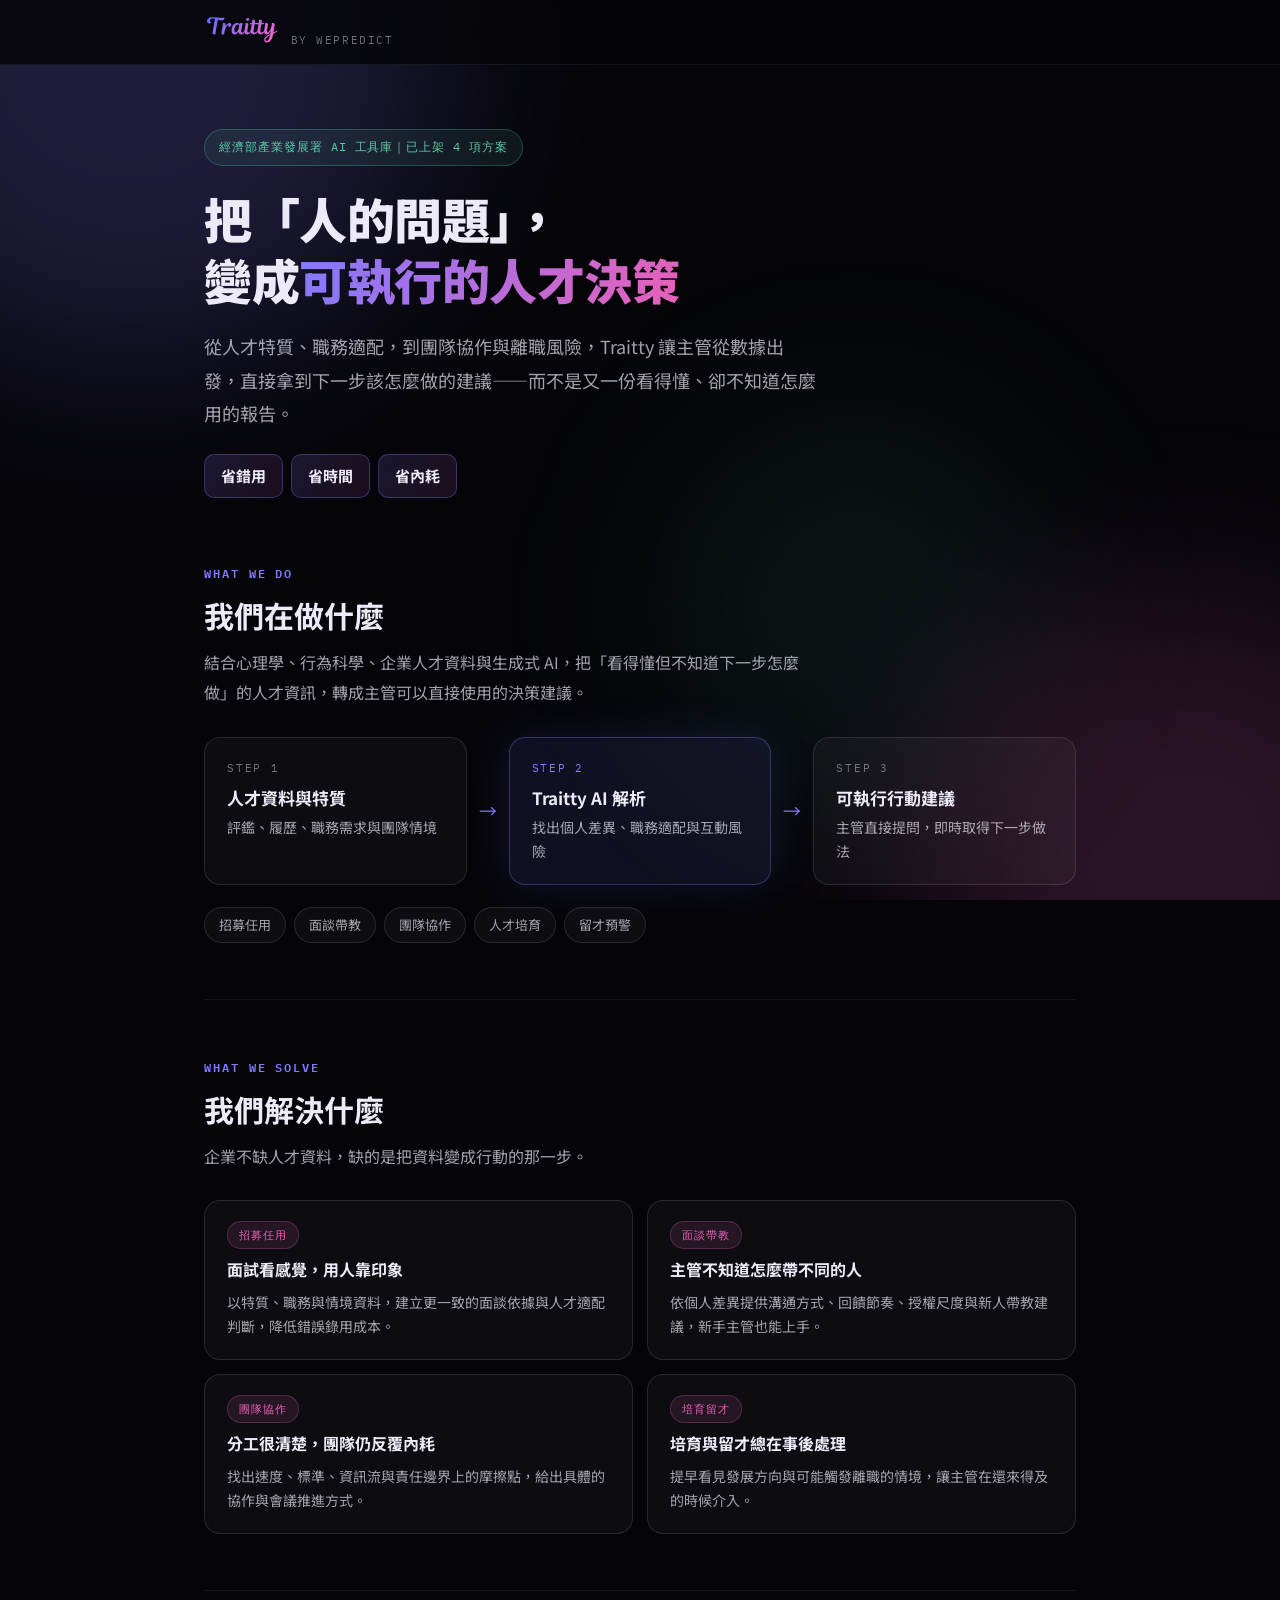
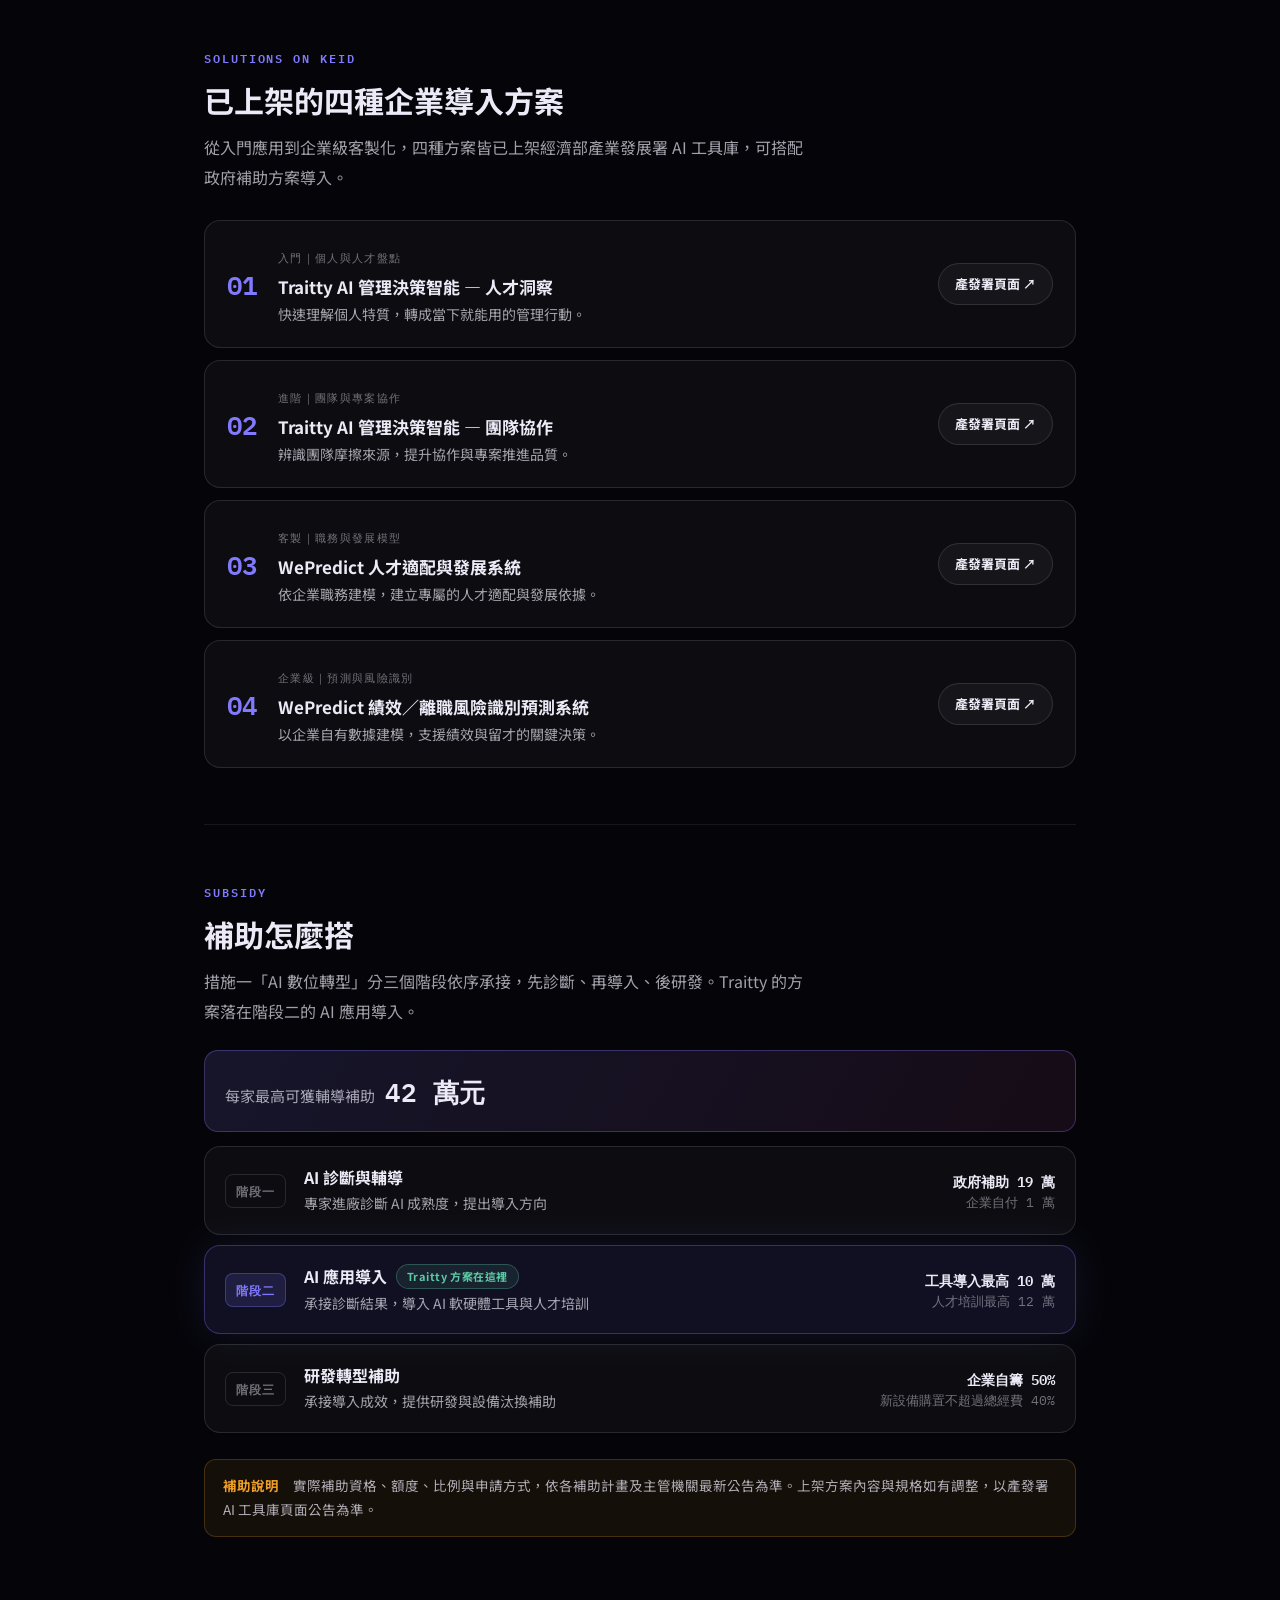
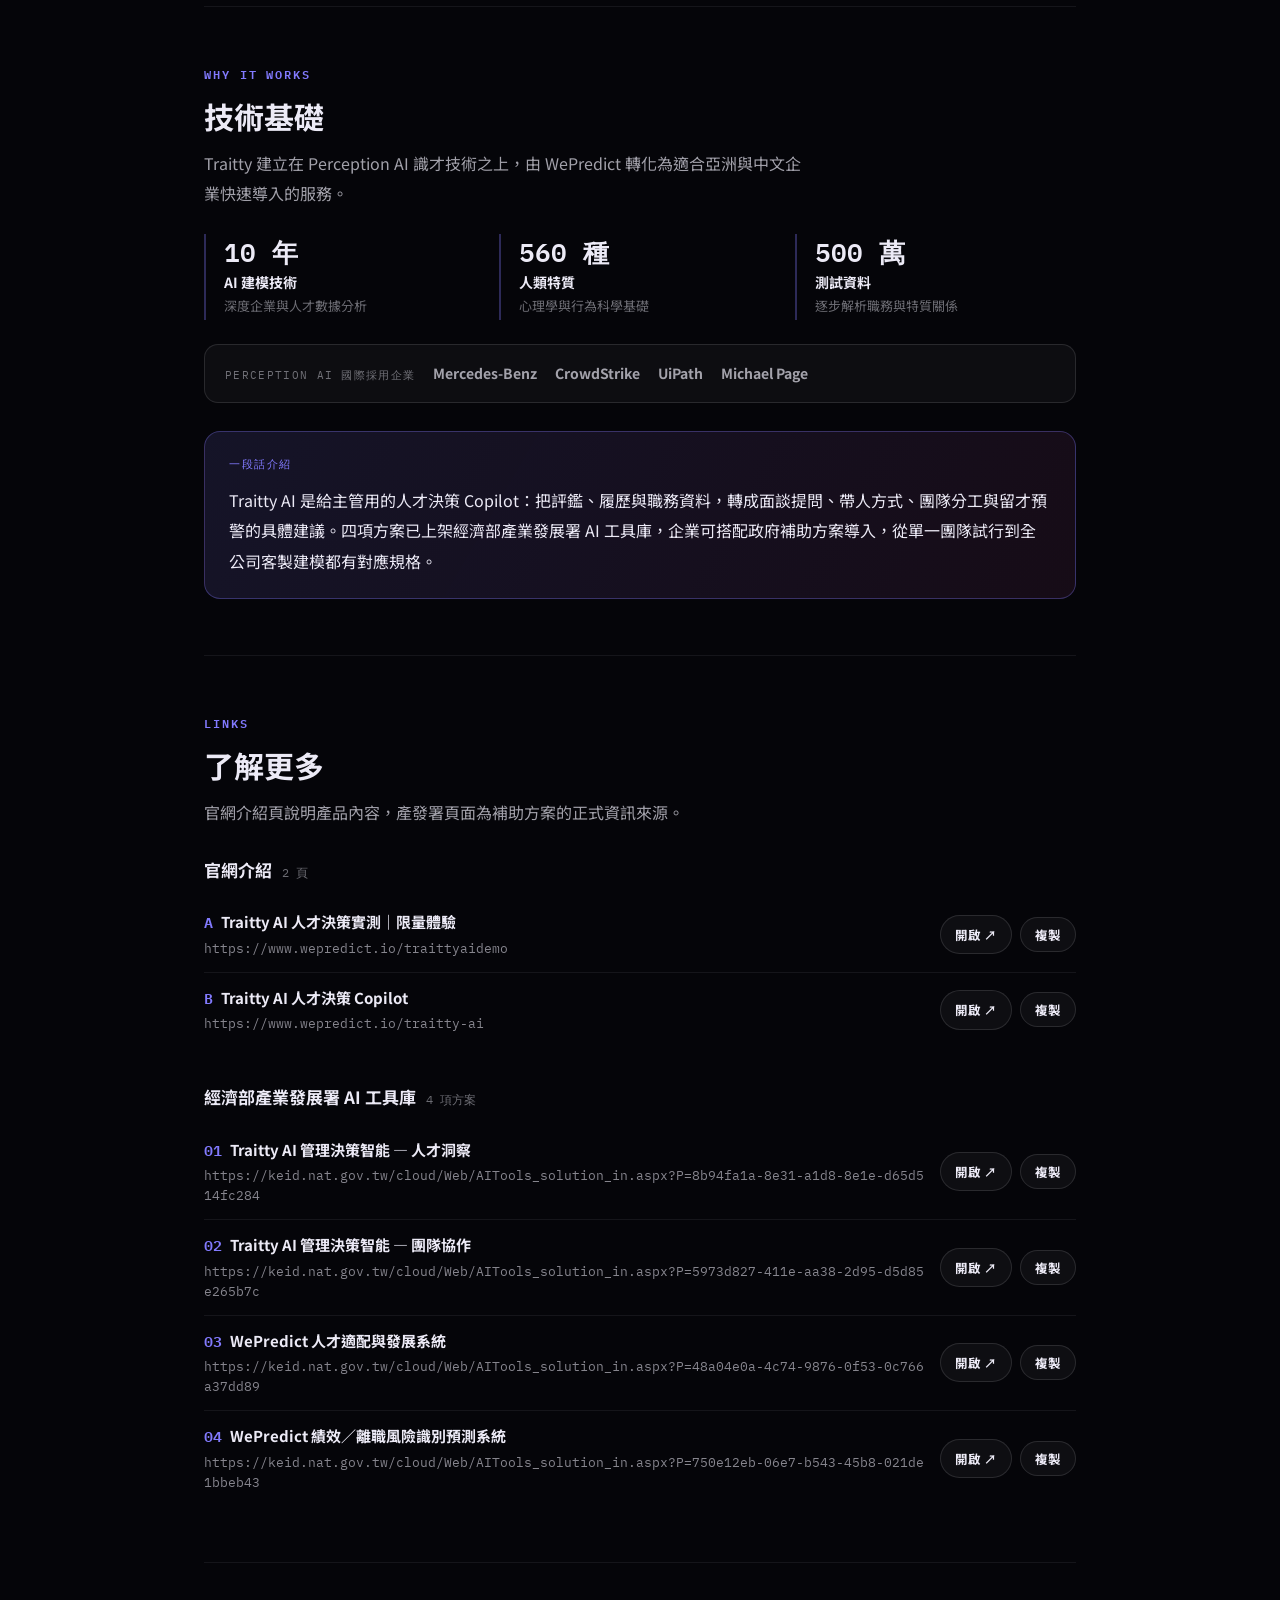
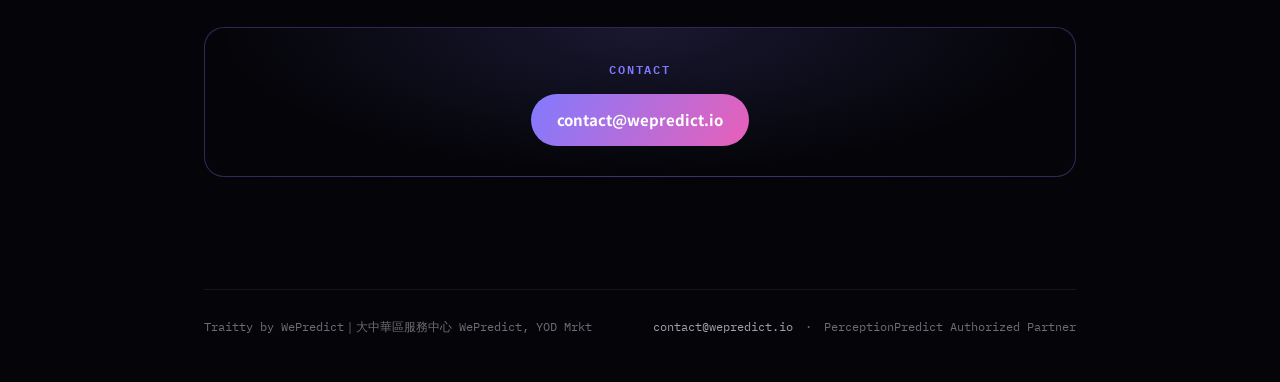
<file: traitty-keid.html>
<!DOCTYPE html>
<html lang="zh-TW">
<head>
<meta charset="UTF-8">
<meta name="viewport" content="width=device-width, initial-scale=1.0">
<meta name="description" content="Traitty AI 產發署 AI 工具庫上架方案，四項企業導入方案與補助資訊">
<meta property="og:type" content="website">
<meta property="og:site_name" content="WePredict">
<meta property="og:title" content="Traitty AI 產發署補助資訊">
<meta property="og:description" content="Traitty AI 產發署 AI 工具庫上架方案，四項企業導入方案與補助資訊">
<meta property="og:url" content="https://devinc9.github.io/traitty/traitty-keid.html">
<meta name="twitter:card" content="summary">
<meta name="twitter:title" content="Traitty AI 產發署補助資訊">
<meta name="twitter:description" content="Traitty AI 產發署 AI 工具庫上架方案，四項企業導入方案與補助資訊">
<title>Traitty AI 產發署補助資訊</title>
<link rel="preconnect" href="https://fonts.googleapis.com">
<link rel="preconnect" href="https://fonts.gstatic.com" crossorigin>
<link rel="stylesheet" href="https://fonts.googleapis.com/css2?family=IBM+Plex+Mono:wght@400;600&family=Noto+Sans+TC:wght@400;500;700;900&display=swap">
<style>
:root{
  --ink:#050509;
  --ink-2:#0b0b14;
  --surface:rgba(255,255,255,0.035);
  --surface-2:rgba(255,255,255,0.055);
  --line:rgba(236,234,246,0.12);
  --line-soft:rgba(236,234,246,0.07);
  --text:#ECEAF6;
  --text-2:rgba(236,234,246,0.68);
  --text-3:rgba(236,234,246,0.45);
  --primary:#827AFE;
  --primary-soft:rgba(130,122,254,0.14);
  --primary-line:rgba(130,122,254,0.32);
  --secondary:#E860B8;
  --teal:#5DCAA5;
  --amber:#EF9F27;
  --sans:"Noto Sans TC","PingFang TC","Microsoft JhengHei",system-ui,-apple-system,sans-serif;
  --mono:"IBM Plex Mono",ui-monospace,SFMono-Regular,Menlo,monospace;
  --wrap:920px;
}
*{box-sizing:border-box}
body{
  margin:0;
  background:var(--ink);
  color:var(--text);
  font-family:var(--sans);
  font-size:16px;
  line-height:1.85;
  -webkit-font-smoothing:antialiased;
  overflow-x:hidden;
}
img{max-width:100%}

/* ambient */
.ambient{position:fixed;inset:0;z-index:0;pointer-events:none;overflow:hidden}
.orb{position:absolute;border-radius:50%;filter:blur(90px)}
.orb-a{width:620px;height:620px;background:rgba(130,122,254,0.20);top:-260px;left:-180px;animation:driftA 24s ease-in-out infinite alternate}
.orb-b{width:520px;height:520px;background:rgba(232,96,184,0.16);bottom:-220px;right:-160px;animation:driftB 30s ease-in-out infinite alternate}
.orb-c{width:380px;height:380px;background:rgba(93,202,165,0.08);top:46%;left:52%;animation:driftC 26s ease-in-out infinite alternate}
@keyframes driftA{to{transform:translate(70px,50px)}}
@keyframes driftB{to{transform:translate(-60px,-70px)}}
@keyframes driftC{to{transform:translate(-50px,40px) scale(1.15)}}
@media (prefers-reduced-motion:reduce){.orb{animation:none}}

.shell{position:relative;z-index:1}
.wrap{max-width:var(--wrap);margin:0 auto;padding:0 24px}

/* nav */
.nav{
  position:sticky;top:0;z-index:20;
  background:rgba(5,5,9,0.82);
  backdrop-filter:blur(18px);
  border-bottom:1px solid var(--line-soft);
}
.nav-in{max-width:var(--wrap);margin:0 auto;padding:14px 24px;display:flex;align-items:center;justify-content:space-between;gap:16px}
.brand{display:flex;align-items:baseline;gap:10px;min-width:0}
.wordmark{height:30px;display:block;flex:0 0 auto}
.wordmark svg{height:30px;width:auto;display:block}
.by{font-family:var(--mono);font-size:11px;letter-spacing:.14em;color:var(--text-3);text-transform:uppercase;white-space:nowrap}
@media(max-width:560px){.by{display:none}}

/* hero */
.hero{padding:64px 0 8px;position:relative}
.eyebrow{
  display:inline-flex;align-items:center;gap:9px;
  font-family:var(--mono);font-size:12px;letter-spacing:.08em;
  color:var(--teal);
  background:rgba(93,202,165,0.09);border:1px solid rgba(93,202,165,0.28);
  padding:6px 14px;border-radius:100px;
}
h1{
  font-size:clamp(30px,4.6vw,48px);font-weight:900;line-height:1.28;letter-spacing:-.01em;
  margin:22px 0 0;text-wrap:balance;max-width:16em;
}
h1 .g{background:linear-gradient(110deg,var(--primary),var(--secondary));-webkit-background-clip:text;background-clip:text;-webkit-text-fill-color:transparent;color:var(--secondary)}
.lede{font-size:18px;color:var(--text-2);margin:20px 0 0;max-width:34em}
.savings{display:flex;flex-wrap:wrap;gap:8px;margin-top:24px}
.save{
  font-weight:700;font-size:15px;color:var(--text);
  padding:7px 16px;border-radius:10px;
  background:linear-gradient(120deg,rgba(130,122,254,0.16),rgba(232,96,184,0.10));
  border:1px solid var(--primary-line);
}

/* sections */
section{padding:56px 0;border-top:1px solid var(--line-soft)}
section:first-of-type{border-top:none}
.sec-label{
  font-family:var(--mono);font-size:12px;font-weight:600;letter-spacing:.16em;text-transform:uppercase;
  color:var(--primary);display:block;margin-bottom:10px;
}
h2{font-size:clamp(22px,2.8vw,30px);font-weight:700;line-height:1.4;margin:0;text-wrap:balance}
.sub{color:var(--text-2);margin:12px 0 0;max-width:38em}

/* flow */
.flow{display:grid;grid-template-columns:1fr auto 1fr auto 1fr;align-items:stretch;gap:0;margin-top:30px}
.step{
  background:var(--surface);border:1px solid var(--line);border-radius:16px;padding:20px 22px;
  display:flex;flex-direction:column;gap:6px;
}
.step-mid{background:rgba(130,122,254,0.10);border-color:var(--primary-line);box-shadow:0 0 44px rgba(130,122,254,0.14)}
.step-n{font-family:var(--mono);font-size:11px;letter-spacing:.16em;color:var(--text-3)}
.step-mid .step-n{color:var(--primary)}
.step-t{font-size:17px;font-weight:700;line-height:1.5}
.step-d{font-size:14px;color:var(--text-2);line-height:1.7}
.arrow{display:flex;align-items:center;justify-content:center;padding:0 12px;color:var(--primary);font-size:18px}
@media(max-width:760px){
  .flow{grid-template-columns:1fr}
  .arrow{padding:6px 0;transform:rotate(90deg)}
}
.chips{display:flex;flex-wrap:wrap;gap:8px;margin-top:22px}
.chip{
  font-size:13px;color:var(--text-2);padding:5px 14px;border-radius:100px;
  background:var(--surface);border:1px solid var(--line);
}

/* problems */
.problems{display:grid;grid-template-columns:1fr 1fr;gap:14px;margin-top:28px}
@media(max-width:700px){.problems{grid-template-columns:1fr}}
.prob{
  background:var(--surface);border:1px solid var(--line);border-radius:16px;padding:20px 22px;
  display:flex;flex-direction:column;gap:8px;
}
.prob-tag{
  align-self:flex-start;font-family:var(--mono);font-size:11px;letter-spacing:.1em;
  color:var(--secondary);background:rgba(232,96,184,0.10);border:1px solid rgba(232,96,184,0.26);
  padding:3px 11px;border-radius:100px;
}
.prob-t{font-size:16px;font-weight:700;line-height:1.55}
.prob-d{font-size:14px;color:var(--text-2);line-height:1.75}

/* solutions */
.sols{display:flex;flex-direction:column;gap:12px;margin-top:28px}
.sol{
  display:grid;grid-template-columns:auto 1fr auto;align-items:center;gap:20px;
  background:var(--surface);border:1px solid var(--line);border-radius:16px;
  padding:20px 22px;transition:border-color .2s,background .2s;
}
.sol:hover{border-color:var(--primary-line);background:var(--surface-2)}
.sol-n{font-family:var(--mono);font-size:26px;font-weight:600;color:var(--primary);line-height:1;letter-spacing:-.02em}
.sol-body{min-width:0}
.sol-tier{font-family:var(--mono);font-size:11px;letter-spacing:.12em;color:var(--text-3);text-transform:uppercase}
.sol-t{font-size:17px;font-weight:700;line-height:1.5;margin-top:3px}
.sol-d{font-size:14px;color:var(--text-2);line-height:1.7;margin-top:4px}
.sol-go{
  font-family:var(--sans);font-size:13px;font-weight:700;text-decoration:none;white-space:nowrap;
  color:var(--text);padding:8px 16px;border-radius:100px;
  border:1px solid var(--line);background:rgba(255,255,255,0.04);
}
.sol-go:hover{border-color:var(--primary-line);color:#fff;background:var(--primary-soft)}
@media(max-width:700px){
  .sol{grid-template-columns:auto 1fr;row-gap:14px}
  .sol-go{grid-column:1 / -1;justify-self:start}
}

/* subsidy stages */
.headline-amt{
  display:flex;flex-wrap:wrap;align-items:baseline;gap:10px;margin-top:24px;
  padding:16px 20px;border-radius:14px;
  background:linear-gradient(120deg,rgba(130,122,254,0.14),rgba(232,96,184,0.08));
  border:1px solid var(--primary-line);
}
.headline-amt .l{font-size:15px;color:var(--text-2)}
.headline-amt .v{font-family:var(--mono);font-size:26px;font-weight:600;color:var(--text);font-variant-numeric:tabular-nums}
.stages{display:flex;flex-direction:column;gap:10px;margin-top:14px}
.stage{
  display:grid;grid-template-columns:auto 1fr auto;align-items:center;gap:18px;
  background:var(--surface);border:1px solid var(--line);border-radius:16px;padding:18px 20px;
}
.stage-hi{background:rgba(130,122,254,0.10);border-color:var(--primary-line);box-shadow:0 0 40px rgba(130,122,254,0.12)}
.stage-n{
  font-family:var(--mono);font-size:12px;font-weight:600;letter-spacing:.08em;
  color:var(--text-3);border:1px solid var(--line);border-radius:8px;padding:5px 10px;white-space:nowrap;
}
.stage-hi .stage-n{color:var(--primary);border-color:var(--primary-line);background:var(--primary-soft)}
.stage-body{min-width:0}
.stage-t{font-size:16px;font-weight:700;line-height:1.5;display:flex;flex-wrap:wrap;align-items:center;gap:9px}
.stage-tag{
  font-size:11px;font-weight:700;letter-spacing:.04em;color:var(--teal);
  background:rgba(93,202,165,0.10);border:1px solid rgba(93,202,165,0.30);
  padding:3px 10px;border-radius:100px;
}
.stage-d{font-size:14px;color:var(--text-2);line-height:1.7;margin-top:3px}
.stage-amt{
  text-align:right;font-family:var(--mono);font-size:14px;font-weight:600;color:var(--text);
  line-height:1.6;font-variant-numeric:tabular-nums;white-space:nowrap;
}
.stage-amt span{display:block;font-weight:400;font-size:12.5px;color:var(--text-3)}
@media(max-width:720px){
  .stage{grid-template-columns:auto 1fr;row-gap:12px}
  .stage-amt{grid-column:1 / -1;text-align:left;white-space:normal}
}

/* trust */
.stats{display:grid;grid-template-columns:repeat(3,1fr);gap:14px;margin-top:26px}
@media(max-width:640px){.stats{grid-template-columns:1fr}}
.stat{border-left:2px solid var(--primary-line);padding:2px 0 2px 18px}
.stat-n{font-family:var(--mono);font-size:26px;font-weight:600;line-height:1.2;color:var(--text);font-variant-numeric:tabular-nums}
.stat-t{font-size:14px;font-weight:700;margin-top:2px}
.stat-d{font-size:13px;color:var(--text-3);line-height:1.7}
.logos{
  margin-top:24px;padding:16px 20px;border-radius:14px;
  background:var(--surface);border:1px solid var(--line);
  display:flex;flex-wrap:wrap;align-items:baseline;gap:8px 18px;
}
.logos-l{font-family:var(--mono);font-size:11px;letter-spacing:.12em;color:var(--text-3);text-transform:uppercase}
.logos-n{font-size:14px;font-weight:700;color:var(--text-2)}

/* pitch block */
.pitch{
  margin-top:28px;padding:22px 24px;border-radius:16px;
  background:linear-gradient(120deg,rgba(130,122,254,0.13),rgba(232,96,184,0.08));
  border:1px solid var(--primary-line);
}
.pitch-l{font-family:var(--mono);font-size:11px;letter-spacing:.14em;text-transform:uppercase;color:var(--primary);display:block;margin-bottom:10px}
.pitch p{margin:0;font-size:16px;color:var(--text);line-height:1.9}

/* links */
.link-group{margin-top:26px}
.link-group + .link-group{margin-top:34px}
.lg-head{display:flex;align-items:baseline;gap:10px;flex-wrap:wrap;margin-bottom:12px}
.lg-title{font-size:17px;font-weight:700}
.lg-count{font-family:var(--mono);font-size:12px;color:var(--text-3)}
.link-row{
  display:grid;grid-template-columns:1fr auto;align-items:center;gap:14px;
  padding:14px 0;border-bottom:1px solid var(--line-soft);
}
.link-row:last-child{border-bottom:none}
.link-name{font-size:15px;font-weight:700;line-height:1.5}
.link-name .n{font-family:var(--mono);font-weight:600;color:var(--primary);margin-right:8px}
.link-url{
  font-family:var(--mono);font-size:12.5px;color:rgba(236,234,246,0.56);line-height:1.6;
  word-break:break-all;margin-top:3px;
}
.link-acts{display:flex;gap:8px;align-items:center}
.act{
  font-family:var(--sans);font-size:12.5px;font-weight:700;cursor:pointer;text-decoration:none;
  padding:7px 14px;border-radius:100px;border:1px solid var(--line);
  background:rgba(255,255,255,0.04);color:var(--text);white-space:nowrap;
}
.act:hover{border-color:var(--primary-line);background:var(--primary-soft)}
.act:focus-visible,.sol-go:focus-visible,.nav-cta:focus-visible,a:focus-visible{outline:2px solid var(--primary);outline-offset:2px}
.act.done{color:var(--teal);border-color:rgba(93,202,165,0.4);background:rgba(93,202,165,0.10)}
@media(max-width:640px){
  .link-row{grid-template-columns:1fr;gap:10px}
  .link-acts{justify-content:flex-start}
}

/* contact */
.contact{
  margin-top:8px;padding:30px 28px;border-radius:20px;text-align:center;
  background:radial-gradient(ellipse at 50% 0%,rgba(130,122,254,0.16),rgba(5,5,9,0) 70%);
  border:1px solid var(--primary-line);
}
.contact-acts{display:flex;flex-wrap:wrap;gap:10px;justify-content:center;margin-top:14px}
.btn-p{
  font-size:15px;font-weight:700;text-decoration:none;color:#fff;
  padding:12px 26px;border-radius:100px;
  background:linear-gradient(120deg,var(--primary),var(--secondary));
}
.btn-p:hover{opacity:.9}

/* note + footer */
.note{
  margin-top:26px;padding:14px 18px;border-radius:12px;
  background:rgba(239,159,39,0.07);border:1px solid rgba(239,159,39,0.22);
  font-size:13.5px;color:rgba(236,234,246,0.72);line-height:1.75;
}
.note b{color:var(--amber);font-weight:700}
footer{
  border-top:1px solid var(--line-soft);margin-top:56px;padding:26px 0 44px;
  display:flex;flex-wrap:wrap;gap:8px 18px;align-items:center;justify-content:space-between;
  font-family:var(--mono);font-size:12px;color:var(--text-3);
}
footer a{color:var(--text-2);text-decoration:none}
footer a:hover{color:var(--text)}
</style>

</head>
<body>

<div class="ambient" aria-hidden="true">
  <div class="orb orb-a"></div>
  <div class="orb orb-b"></div>
  <div class="orb orb-c"></div>
</div>

<div class="shell">

<nav class="nav">
  <div class="nav-in">
    <div class="brand">
      <div class="wordmark" role="img" aria-label="Traitty"><svg xmlns="http://www.w3.org/2000/svg" xmlns:xlink="http://www.w3.org/1999/xlink" width="1920" zoomAndPan="magnify" viewBox="0 0 1440 562.499983" height="750" preserveAspectRatio="xMidYMid meet" version="1.0"><defs><filter x="0%" y="0%" width="100%" height="100%" id="44cdecea9e"><feColorMatrix values="0 0 0 0 1 0 0 0 0 1 0 0 0 0 1 0 0 0 1 0" color-interpolation-filters="sRGB"/></filter><g/><clipPath id="bba5257c0c"><path d="M 0.640625 0 L 1439.359375 0 L 1439.359375 562 L 0.640625 562 Z M 0.640625 0 " clip-rule="nonzero"/></clipPath><clipPath id="9812db9cc4"><path d="M 0.640625 0 L 1439.359375 0 L 1439.359375 562 L 0.640625 562 Z M 0.640625 0 " clip-rule="nonzero"/></clipPath><clipPath id="bea4009ea9"><path d="M 0.640625 0 L 1439.359375 0 L 1439.359375 562 L 0.640625 562 Z M 0.640625 0 " clip-rule="nonzero"/></clipPath><clipPath id="8c2b129f81"><path d="M 0.640625 0 L 1439.359375 0 L 1439.359375 562 L 0.640625 562 Z M 0.640625 0 " clip-rule="nonzero"/></clipPath><linearGradient x1="110.328141" gradientTransform="matrix(2.209863, 0, 0, 2.212828, 1.112294, 93.00293)" y1="-152.57085" x2="562.836946" gradientUnits="userSpaceOnUse" y2="299.939015" id="46c680e24b"><stop stop-opacity="1" stop-color="rgb(31.959534%, 43.907166%, 99.931335%)" offset="0"/><stop stop-opacity="1" stop-color="rgb(32.237244%, 43.890381%, 99.836731%)" offset="0.00390625"/><stop stop-opacity="1" stop-color="rgb(32.516479%, 43.875122%, 99.742126%)" offset="0.0078125"/><stop stop-opacity="1" stop-color="rgb(32.795715%, 43.858337%, 99.647522%)" offset="0.0117188"/><stop stop-opacity="1" stop-color="rgb(33.074951%, 43.843079%, 99.552917%)" offset="0.015625"/><stop stop-opacity="1" stop-color="rgb(33.352661%, 43.826294%, 99.458313%)" offset="0.0195313"/><stop stop-opacity="1" stop-color="rgb(33.631897%, 43.811035%, 99.363708%)" offset="0.0234375"/><stop stop-opacity="1" stop-color="rgb(33.911133%, 43.79425%, 99.269104%)" offset="0.0273438"/><stop stop-opacity="1" stop-color="rgb(34.190369%, 43.778992%, 99.1745%)" offset="0.03125"/><stop stop-opacity="1" stop-color="rgb(34.468079%, 43.762207%, 99.079895%)" offset="0.0351563"/><stop stop-opacity="1" stop-color="rgb(34.747314%, 43.746948%, 98.985291%)" offset="0.0390625"/><stop stop-opacity="1" stop-color="rgb(35.025024%, 43.730164%, 98.890686%)" offset="0.0429688"/><stop stop-opacity="1" stop-color="rgb(35.30426%, 43.714905%, 98.797607%)" offset="0.046875"/><stop stop-opacity="1" stop-color="rgb(35.583496%, 43.69812%, 98.703003%)" offset="0.0507813"/><stop stop-opacity="1" stop-color="rgb(35.862732%, 43.682861%, 98.608398%)" offset="0.0546875"/><stop stop-opacity="1" stop-color="rgb(36.140442%, 43.666077%, 98.513794%)" offset="0.0585938"/><stop stop-opacity="1" stop-color="rgb(36.419678%, 43.650818%, 98.419189%)" offset="0.0625"/><stop stop-opacity="1" stop-color="rgb(36.698914%, 43.634033%, 98.324585%)" offset="0.0664062"/><stop stop-opacity="1" stop-color="rgb(36.978149%, 43.618774%, 98.22998%)" offset="0.0703125"/><stop stop-opacity="1" stop-color="rgb(37.255859%, 43.60199%, 98.135376%)" offset="0.0742188"/><stop stop-opacity="1" stop-color="rgb(37.535095%, 43.586731%, 98.040771%)" offset="0.078125"/><stop stop-opacity="1" stop-color="rgb(37.812805%, 43.569946%, 97.946167%)" offset="0.0820313"/><stop stop-opacity="1" stop-color="rgb(38.092041%, 43.554688%, 97.851562%)" offset="0.0859375"/><stop stop-opacity="1" stop-color="rgb(38.371277%, 43.537903%, 97.756958%)" offset="0.0898438"/><stop stop-opacity="1" stop-color="rgb(38.650513%, 43.522644%, 97.662354%)" offset="0.09375"/><stop stop-opacity="1" stop-color="rgb(38.928223%, 43.507385%, 97.567749%)" offset="0.0976563"/><stop stop-opacity="1" stop-color="rgb(39.207458%, 43.492126%, 97.473145%)" offset="0.101563"/><stop stop-opacity="1" stop-color="rgb(39.486694%, 43.475342%, 97.37854%)" offset="0.105469"/><stop stop-opacity="1" stop-color="rgb(39.76593%, 43.460083%, 97.283936%)" offset="0.109375"/><stop stop-opacity="1" stop-color="rgb(40.04364%, 43.443298%, 97.189331%)" offset="0.113281"/><stop stop-opacity="1" stop-color="rgb(40.322876%, 43.42804%, 97.094727%)" offset="0.117188"/><stop stop-opacity="1" stop-color="rgb(40.600586%, 43.411255%, 97.000122%)" offset="0.121094"/><stop stop-opacity="1" stop-color="rgb(40.879822%, 43.395996%, 96.907043%)" offset="0.125"/><stop stop-opacity="1" stop-color="rgb(41.159058%, 43.379211%, 96.812439%)" offset="0.128906"/><stop stop-opacity="1" stop-color="rgb(41.438293%, 43.363953%, 96.717834%)" offset="0.132812"/><stop stop-opacity="1" stop-color="rgb(41.716003%, 43.347168%, 96.62323%)" offset="0.136719"/><stop stop-opacity="1" stop-color="rgb(41.995239%, 43.331909%, 96.528625%)" offset="0.140625"/><stop stop-opacity="1" stop-color="rgb(42.274475%, 43.315125%, 96.434021%)" offset="0.144531"/><stop stop-opacity="1" stop-color="rgb(42.553711%, 43.299866%, 96.339417%)" offset="0.148438"/><stop stop-opacity="1" stop-color="rgb(42.831421%, 43.283081%, 96.244812%)" offset="0.152344"/><stop stop-opacity="1" stop-color="rgb(43.110657%, 43.267822%, 96.150208%)" offset="0.15625"/><stop stop-opacity="1" stop-color="rgb(43.388367%, 43.251038%, 96.055603%)" offset="0.160156"/><stop stop-opacity="1" stop-color="rgb(43.667603%, 43.235779%, 95.960999%)" offset="0.164063"/><stop stop-opacity="1" stop-color="rgb(43.946838%, 43.218994%, 95.866394%)" offset="0.167969"/><stop stop-opacity="1" stop-color="rgb(44.226074%, 43.203735%, 95.77179%)" offset="0.171875"/><stop stop-opacity="1" stop-color="rgb(44.503784%, 43.186951%, 95.677185%)" offset="0.175781"/><stop stop-opacity="1" stop-color="rgb(44.78302%, 43.171692%, 95.582581%)" offset="0.179688"/><stop stop-opacity="1" stop-color="rgb(45.062256%, 43.154907%, 95.487976%)" offset="0.183594"/><stop stop-opacity="1" stop-color="rgb(45.341492%, 43.139648%, 95.393372%)" offset="0.1875"/><stop stop-opacity="1" stop-color="rgb(45.619202%, 43.122864%, 95.298767%)" offset="0.191406"/><stop stop-opacity="1" stop-color="rgb(45.898438%, 43.107605%, 95.204163%)" offset="0.195313"/><stop stop-opacity="1" stop-color="rgb(46.176147%, 43.09082%, 95.109558%)" offset="0.199219"/><stop stop-opacity="1" stop-color="rgb(46.455383%, 43.075562%, 95.014954%)" offset="0.203125"/><stop stop-opacity="1" stop-color="rgb(46.734619%, 43.058777%, 94.920349%)" offset="0.207031"/><stop stop-opacity="1" stop-color="rgb(47.013855%, 43.043518%, 94.827271%)" offset="0.210938"/><stop stop-opacity="1" stop-color="rgb(47.291565%, 43.026733%, 94.732666%)" offset="0.214844"/><stop stop-opacity="1" stop-color="rgb(47.570801%, 43.011475%, 94.638062%)" offset="0.21875"/><stop stop-opacity="1" stop-color="rgb(47.850037%, 42.99469%, 94.543457%)" offset="0.222656"/><stop stop-opacity="1" stop-color="rgb(48.129272%, 42.979431%, 94.448853%)" offset="0.226563"/><stop stop-opacity="1" stop-color="rgb(48.406982%, 42.962646%, 94.354248%)" offset="0.230469"/><stop stop-opacity="1" stop-color="rgb(48.686218%, 42.947388%, 94.259644%)" offset="0.234375"/><stop stop-opacity="1" stop-color="rgb(48.963928%, 42.930603%, 94.165039%)" offset="0.238281"/><stop stop-opacity="1" stop-color="rgb(49.243164%, 42.915344%, 94.070435%)" offset="0.242188"/><stop stop-opacity="1" stop-color="rgb(49.5224%, 42.89856%, 93.97583%)" offset="0.246094"/><stop stop-opacity="1" stop-color="rgb(49.801636%, 42.883301%, 93.881226%)" offset="0.25"/><stop stop-opacity="1" stop-color="rgb(50.079346%, 42.866516%, 93.786621%)" offset="0.253906"/><stop stop-opacity="1" stop-color="rgb(50.358582%, 42.851257%, 93.692017%)" offset="0.257813"/><stop stop-opacity="1" stop-color="rgb(50.637817%, 42.834473%, 93.597412%)" offset="0.261719"/><stop stop-opacity="1" stop-color="rgb(50.917053%, 42.819214%, 93.502808%)" offset="0.265625"/><stop stop-opacity="1" stop-color="rgb(51.194763%, 42.802429%, 93.408203%)" offset="0.269531"/><stop stop-opacity="1" stop-color="rgb(51.473999%, 42.78717%, 93.313599%)" offset="0.273438"/><stop stop-opacity="1" stop-color="rgb(51.751709%, 42.770386%, 93.218994%)" offset="0.277344"/><stop stop-opacity="1" stop-color="rgb(52.030945%, 42.755127%, 93.12439%)" offset="0.28125"/><stop stop-opacity="1" stop-color="rgb(52.310181%, 42.738342%, 93.029785%)" offset="0.285156"/><stop stop-opacity="1" stop-color="rgb(52.589417%, 42.723083%, 92.935181%)" offset="0.289063"/><stop stop-opacity="1" stop-color="rgb(52.867126%, 42.706299%, 92.840576%)" offset="0.292969"/><stop stop-opacity="1" stop-color="rgb(53.146362%, 42.69104%, 92.747498%)" offset="0.296875"/><stop stop-opacity="1" stop-color="rgb(53.425598%, 42.674255%, 92.652893%)" offset="0.300781"/><stop stop-opacity="1" stop-color="rgb(53.704834%, 42.658997%, 92.558289%)" offset="0.304688"/><stop stop-opacity="1" stop-color="rgb(53.982544%, 42.642212%, 92.463684%)" offset="0.308594"/><stop stop-opacity="1" stop-color="rgb(54.26178%, 42.626953%, 92.36908%)" offset="0.3125"/><stop stop-opacity="1" stop-color="rgb(54.53949%, 42.610168%, 92.274475%)" offset="0.316406"/><stop stop-opacity="1" stop-color="rgb(54.818726%, 42.59491%, 92.179871%)" offset="0.320313"/><stop stop-opacity="1" stop-color="rgb(55.097961%, 42.578125%, 92.085266%)" offset="0.324219"/><stop stop-opacity="1" stop-color="rgb(55.377197%, 42.562866%, 91.990662%)" offset="0.328125"/><stop stop-opacity="1" stop-color="rgb(55.654907%, 42.546082%, 91.896057%)" offset="0.332031"/><stop stop-opacity="1" stop-color="rgb(55.934143%, 42.530823%, 91.801453%)" offset="0.335938"/><stop stop-opacity="1" stop-color="rgb(56.213379%, 42.514038%, 91.706848%)" offset="0.339844"/><stop stop-opacity="1" stop-color="rgb(56.492615%, 42.498779%, 91.612244%)" offset="0.34375"/><stop stop-opacity="1" stop-color="rgb(56.770325%, 42.481995%, 91.517639%)" offset="0.347656"/><stop stop-opacity="1" stop-color="rgb(57.049561%, 42.466736%, 91.423035%)" offset="0.351563"/><stop stop-opacity="1" stop-color="rgb(57.327271%, 42.449951%, 91.32843%)" offset="0.355469"/><stop stop-opacity="1" stop-color="rgb(57.606506%, 42.434692%, 91.233826%)" offset="0.359375"/><stop stop-opacity="1" stop-color="rgb(57.885742%, 42.417908%, 91.139221%)" offset="0.363281"/><stop stop-opacity="1" stop-color="rgb(58.164978%, 42.402649%, 91.044617%)" offset="0.367188"/><stop stop-opacity="1" stop-color="rgb(58.442688%, 42.385864%, 90.950012%)" offset="0.371094"/><stop stop-opacity="1" stop-color="rgb(58.721924%, 42.370605%, 90.855408%)" offset="0.375"/><stop stop-opacity="1" stop-color="rgb(59.00116%, 42.353821%, 90.760803%)" offset="0.378906"/><stop stop-opacity="1" stop-color="rgb(59.280396%, 42.338562%, 90.667725%)" offset="0.382813"/><stop stop-opacity="1" stop-color="rgb(59.558105%, 42.321777%, 90.57312%)" offset="0.386719"/><stop stop-opacity="1" stop-color="rgb(59.837341%, 42.306519%, 90.478516%)" offset="0.390625"/><stop stop-opacity="1" stop-color="rgb(60.115051%, 42.289734%, 90.383911%)" offset="0.394531"/><stop stop-opacity="1" stop-color="rgb(60.394287%, 42.274475%, 90.289307%)" offset="0.398438"/><stop stop-opacity="1" stop-color="rgb(60.673523%, 42.25769%, 90.194702%)" offset="0.402344"/><stop stop-opacity="1" stop-color="rgb(60.952759%, 42.242432%, 90.100098%)" offset="0.40625"/><stop stop-opacity="1" stop-color="rgb(61.230469%, 42.225647%, 90.005493%)" offset="0.410156"/><stop stop-opacity="1" stop-color="rgb(61.509705%, 42.210388%, 89.910889%)" offset="0.414063"/><stop stop-opacity="1" stop-color="rgb(61.78894%, 42.193604%, 89.816284%)" offset="0.417969"/><stop stop-opacity="1" stop-color="rgb(62.068176%, 42.178345%, 89.72168%)" offset="0.421875"/><stop stop-opacity="1" stop-color="rgb(62.345886%, 42.16156%, 89.627075%)" offset="0.425781"/><stop stop-opacity="1" stop-color="rgb(62.625122%, 42.146301%, 89.532471%)" offset="0.429688"/><stop stop-opacity="1" stop-color="rgb(62.902832%, 42.129517%, 89.437866%)" offset="0.433594"/><stop stop-opacity="1" stop-color="rgb(63.182068%, 42.114258%, 89.343262%)" offset="0.4375"/><stop stop-opacity="1" stop-color="rgb(63.461304%, 42.097473%, 89.248657%)" offset="0.441406"/><stop stop-opacity="1" stop-color="rgb(63.74054%, 42.082214%, 89.154053%)" offset="0.445313"/><stop stop-opacity="1" stop-color="rgb(64.01825%, 42.06543%, 89.059448%)" offset="0.449219"/><stop stop-opacity="1" stop-color="rgb(64.297485%, 42.050171%, 88.964844%)" offset="0.453125"/><stop stop-opacity="1" stop-color="rgb(64.576721%, 42.033386%, 88.870239%)" offset="0.457031"/><stop stop-opacity="1" stop-color="rgb(64.855957%, 42.018127%, 88.777161%)" offset="0.460938"/><stop stop-opacity="1" stop-color="rgb(65.133667%, 42.001343%, 88.682556%)" offset="0.464844"/><stop stop-opacity="1" stop-color="rgb(65.412903%, 41.986084%, 88.587952%)" offset="0.46875"/><stop stop-opacity="1" stop-color="rgb(65.690613%, 41.969299%, 88.493347%)" offset="0.472656"/><stop stop-opacity="1" stop-color="rgb(65.969849%, 41.954041%, 88.398743%)" offset="0.476563"/><stop stop-opacity="1" stop-color="rgb(66.249084%, 41.937256%, 88.304138%)" offset="0.480469"/><stop stop-opacity="1" stop-color="rgb(66.52832%, 41.921997%, 88.209534%)" offset="0.484375"/><stop stop-opacity="1" stop-color="rgb(66.80603%, 41.905212%, 88.114929%)" offset="0.488281"/><stop stop-opacity="1" stop-color="rgb(67.085266%, 41.889954%, 88.020325%)" offset="0.492187"/><stop stop-opacity="1" stop-color="rgb(67.364502%, 41.873169%, 87.92572%)" offset="0.496094"/><stop stop-opacity="1" stop-color="rgb(67.643738%, 41.85791%, 87.831116%)" offset="0.5"/><stop stop-opacity="1" stop-color="rgb(67.921448%, 41.841125%, 87.736511%)" offset="0.503906"/><stop stop-opacity="1" stop-color="rgb(68.200684%, 41.825867%, 87.641907%)" offset="0.507812"/><stop stop-opacity="1" stop-color="rgb(68.478394%, 41.809082%, 87.547302%)" offset="0.511719"/><stop stop-opacity="1" stop-color="rgb(68.757629%, 41.793823%, 87.452698%)" offset="0.515625"/><stop stop-opacity="1" stop-color="rgb(69.036865%, 41.777039%, 87.358093%)" offset="0.519531"/><stop stop-opacity="1" stop-color="rgb(69.316101%, 41.76178%, 87.263489%)" offset="0.523438"/><stop stop-opacity="1" stop-color="rgb(69.593811%, 41.744995%, 87.168884%)" offset="0.527344"/><stop stop-opacity="1" stop-color="rgb(69.873047%, 41.729736%, 87.07428%)" offset="0.53125"/><stop stop-opacity="1" stop-color="rgb(70.152283%, 41.712952%, 86.979675%)" offset="0.535156"/><stop stop-opacity="1" stop-color="rgb(70.431519%, 41.697693%, 86.885071%)" offset="0.539062"/><stop stop-opacity="1" stop-color="rgb(70.709229%, 41.680908%, 86.790466%)" offset="0.542969"/><stop stop-opacity="1" stop-color="rgb(70.988464%, 41.665649%, 86.697388%)" offset="0.546875"/><stop stop-opacity="1" stop-color="rgb(71.266174%, 41.648865%, 86.602783%)" offset="0.550781"/><stop stop-opacity="1" stop-color="rgb(71.54541%, 41.633606%, 86.508179%)" offset="0.554688"/><stop stop-opacity="1" stop-color="rgb(71.824646%, 41.616821%, 86.413574%)" offset="0.558594"/><stop stop-opacity="1" stop-color="rgb(72.103882%, 41.601562%, 86.31897%)" offset="0.5625"/><stop stop-opacity="1" stop-color="rgb(72.381592%, 41.584778%, 86.224365%)" offset="0.566406"/><stop stop-opacity="1" stop-color="rgb(72.660828%, 41.569519%, 86.129761%)" offset="0.570312"/><stop stop-opacity="1" stop-color="rgb(72.940063%, 41.552734%, 86.035156%)" offset="0.574219"/><stop stop-opacity="1" stop-color="rgb(73.219299%, 41.537476%, 85.940552%)" offset="0.578125"/><stop stop-opacity="1" stop-color="rgb(73.497009%, 41.520691%, 85.845947%)" offset="0.582031"/><stop stop-opacity="1" stop-color="rgb(73.776245%, 41.505432%, 85.751343%)" offset="0.585938"/><stop stop-opacity="1" stop-color="rgb(74.053955%, 41.488647%, 85.656738%)" offset="0.589844"/><stop stop-opacity="1" stop-color="rgb(74.333191%, 41.473389%, 85.562134%)" offset="0.59375"/><stop stop-opacity="1" stop-color="rgb(74.612427%, 41.456604%, 85.467529%)" offset="0.597656"/><stop stop-opacity="1" stop-color="rgb(74.891663%, 41.441345%, 85.372925%)" offset="0.601563"/><stop stop-opacity="1" stop-color="rgb(75.169373%, 41.424561%, 85.27832%)" offset="0.605469"/><stop stop-opacity="1" stop-color="rgb(75.448608%, 41.409302%, 85.183716%)" offset="0.609375"/><stop stop-opacity="1" stop-color="rgb(75.727844%, 41.392517%, 85.089111%)" offset="0.613281"/><stop stop-opacity="1" stop-color="rgb(76.00708%, 41.377258%, 84.994507%)" offset="0.617188"/><stop stop-opacity="1" stop-color="rgb(76.28479%, 41.360474%, 84.899902%)" offset="0.621094"/><stop stop-opacity="1" stop-color="rgb(76.564026%, 41.345215%, 84.805298%)" offset="0.625"/><stop stop-opacity="1" stop-color="rgb(76.841736%, 41.32843%, 84.710693%)" offset="0.628906"/><stop stop-opacity="1" stop-color="rgb(77.120972%, 41.313171%, 84.617615%)" offset="0.632812"/><stop stop-opacity="1" stop-color="rgb(77.400208%, 41.296387%, 84.52301%)" offset="0.636719"/><stop stop-opacity="1" stop-color="rgb(77.679443%, 41.281128%, 84.428406%)" offset="0.640625"/><stop stop-opacity="1" stop-color="rgb(77.957153%, 41.264343%, 84.333801%)" offset="0.644531"/><stop stop-opacity="1" stop-color="rgb(78.236389%, 41.249084%, 84.239197%)" offset="0.648438"/><stop stop-opacity="1" stop-color="rgb(78.515625%, 41.2323%, 84.144592%)" offset="0.652344"/><stop stop-opacity="1" stop-color="rgb(78.794861%, 41.217041%, 84.049988%)" offset="0.65625"/><stop stop-opacity="1" stop-color="rgb(79.072571%, 41.200256%, 83.955383%)" offset="0.660156"/><stop stop-opacity="1" stop-color="rgb(79.351807%, 41.184998%, 83.860779%)" offset="0.664063"/><stop stop-opacity="1" stop-color="rgb(79.629517%, 41.168213%, 83.766174%)" offset="0.667969"/><stop stop-opacity="1" stop-color="rgb(79.908752%, 41.152954%, 83.67157%)" offset="0.671875"/><stop stop-opacity="1" stop-color="rgb(80.187988%, 41.136169%, 83.576965%)" offset="0.675781"/><stop stop-opacity="1" stop-color="rgb(80.467224%, 41.120911%, 83.482361%)" offset="0.679688"/><stop stop-opacity="1" stop-color="rgb(80.744934%, 41.104126%, 83.387756%)" offset="0.683594"/><stop stop-opacity="1" stop-color="rgb(81.02417%, 41.088867%, 83.293152%)" offset="0.6875"/><stop stop-opacity="1" stop-color="rgb(81.303406%, 41.072083%, 83.198547%)" offset="0.691406"/><stop stop-opacity="1" stop-color="rgb(81.582642%, 41.056824%, 83.103943%)" offset="0.695313"/><stop stop-opacity="1" stop-color="rgb(81.860352%, 41.040039%, 83.009338%)" offset="0.699219"/><stop stop-opacity="1" stop-color="rgb(82.139587%, 41.02478%, 82.914734%)" offset="0.703125"/><stop stop-opacity="1" stop-color="rgb(82.417297%, 41.007996%, 82.820129%)" offset="0.707031"/><stop stop-opacity="1" stop-color="rgb(82.696533%, 40.992737%, 82.727051%)" offset="0.710938"/><stop stop-opacity="1" stop-color="rgb(82.975769%, 40.975952%, 82.632446%)" offset="0.714844"/><stop stop-opacity="1" stop-color="rgb(83.255005%, 40.960693%, 82.537842%)" offset="0.71875"/><stop stop-opacity="1" stop-color="rgb(83.532715%, 40.943909%, 82.443237%)" offset="0.722656"/><stop stop-opacity="1" stop-color="rgb(83.811951%, 40.92865%, 82.348633%)" offset="0.726562"/><stop stop-opacity="1" stop-color="rgb(84.091187%, 40.911865%, 82.254028%)" offset="0.730469"/><stop stop-opacity="1" stop-color="rgb(84.370422%, 40.896606%, 82.159424%)" offset="0.734375"/><stop stop-opacity="1" stop-color="rgb(84.648132%, 40.879822%, 82.064819%)" offset="0.738281"/><stop stop-opacity="1" stop-color="rgb(84.927368%, 40.864563%, 81.970215%)" offset="0.742188"/><stop stop-opacity="1" stop-color="rgb(85.205078%, 40.847778%, 81.87561%)" offset="0.746094"/><stop stop-opacity="1" stop-color="rgb(85.484314%, 40.83252%, 81.781006%)" offset="0.75"/><stop stop-opacity="1" stop-color="rgb(85.76355%, 40.815735%, 81.686401%)" offset="0.753906"/><stop stop-opacity="1" stop-color="rgb(86.042786%, 40.800476%, 81.591797%)" offset="0.757812"/><stop stop-opacity="1" stop-color="rgb(86.320496%, 40.783691%, 81.497192%)" offset="0.761719"/><stop stop-opacity="1" stop-color="rgb(86.599731%, 40.768433%, 81.402588%)" offset="0.765625"/><stop stop-opacity="1" stop-color="rgb(86.878967%, 40.751648%, 81.307983%)" offset="0.769531"/><stop stop-opacity="1" stop-color="rgb(87.158203%, 40.736389%, 81.213379%)" offset="0.773438"/><stop stop-opacity="1" stop-color="rgb(87.435913%, 40.719604%, 81.118774%)" offset="0.777344"/><stop stop-opacity="1" stop-color="rgb(87.715149%, 40.704346%, 81.02417%)" offset="0.78125"/><stop stop-opacity="1" stop-color="rgb(87.992859%, 40.687561%, 80.929565%)" offset="0.785156"/><stop stop-opacity="1" stop-color="rgb(88.272095%, 40.672302%, 80.834961%)" offset="0.789062"/><stop stop-opacity="1" stop-color="rgb(88.551331%, 40.655518%, 80.740356%)" offset="0.792969"/><stop stop-opacity="1" stop-color="rgb(88.830566%, 40.640259%, 80.647278%)" offset="0.796875"/><stop stop-opacity="1" stop-color="rgb(89.108276%, 40.623474%, 80.552673%)" offset="0.800781"/><stop stop-opacity="1" stop-color="rgb(89.387512%, 40.608215%, 80.458069%)" offset="0.804688"/><stop stop-opacity="1" stop-color="rgb(89.666748%, 40.591431%, 80.363464%)" offset="0.808594"/><stop stop-opacity="1" stop-color="rgb(89.945984%, 40.576172%, 80.26886%)" offset="0.8125"/><stop stop-opacity="1" stop-color="rgb(90.223694%, 40.559387%, 80.174255%)" offset="0.816406"/><stop stop-opacity="1" stop-color="rgb(90.50293%, 40.544128%, 80.079651%)" offset="0.820313"/><stop stop-opacity="1" stop-color="rgb(90.78064%, 40.527344%, 79.985046%)" offset="0.824219"/><stop stop-opacity="1" stop-color="rgb(91.059875%, 40.512085%, 79.890442%)" offset="0.828125"/><stop stop-opacity="1" stop-color="rgb(91.339111%, 40.4953%, 79.795837%)" offset="0.832031"/><stop stop-opacity="1" stop-color="rgb(91.618347%, 40.480042%, 79.701233%)" offset="0.835938"/><stop stop-opacity="1" stop-color="rgb(91.896057%, 40.463257%, 79.606628%)" offset="0.839844"/><stop stop-opacity="1" stop-color="rgb(92.175293%, 40.447998%, 79.512024%)" offset="0.84375"/><stop stop-opacity="1" stop-color="rgb(92.454529%, 40.431213%, 79.417419%)" offset="0.847656"/><stop stop-opacity="1" stop-color="rgb(92.733765%, 40.415955%, 79.322815%)" offset="0.851562"/><stop stop-opacity="1" stop-color="rgb(93.011475%, 40.39917%, 79.22821%)" offset="0.855469"/><stop stop-opacity="1" stop-color="rgb(93.29071%, 40.383911%, 79.133606%)" offset="0.859375"/><stop stop-opacity="1" stop-color="rgb(93.56842%, 40.367126%, 79.039001%)" offset="0.863281"/><stop stop-opacity="1" stop-color="rgb(93.847656%, 40.351868%, 78.944397%)" offset="0.867188"/><stop stop-opacity="1" stop-color="rgb(94.126892%, 40.335083%, 78.849792%)" offset="0.871094"/><stop stop-opacity="1" stop-color="rgb(94.406128%, 40.319824%, 78.755188%)" offset="0.875"/><stop stop-opacity="1" stop-color="rgb(94.683838%, 40.30304%, 78.660583%)" offset="0.878906"/><stop stop-opacity="1" stop-color="rgb(94.963074%, 40.287781%, 78.567505%)" offset="0.882812"/><stop stop-opacity="1" stop-color="rgb(95.24231%, 40.270996%, 78.4729%)" offset="0.886719"/><stop stop-opacity="1" stop-color="rgb(95.521545%, 40.255737%, 78.378296%)" offset="0.890625"/><stop stop-opacity="1" stop-color="rgb(95.799255%, 40.238953%, 78.283691%)" offset="0.894531"/><stop stop-opacity="1" stop-color="rgb(96.078491%, 40.223694%, 78.189087%)" offset="0.898438"/><stop stop-opacity="1" stop-color="rgb(96.356201%, 40.208435%, 78.094482%)" offset="0.902344"/><stop stop-opacity="1" stop-color="rgb(96.635437%, 40.193176%, 77.999878%)" offset="0.90625"/><stop stop-opacity="1" stop-color="rgb(96.914673%, 40.176392%, 77.905273%)" offset="0.910156"/><stop stop-opacity="1" stop-color="rgb(97.193909%, 40.161133%, 77.810669%)" offset="0.914062"/><stop stop-opacity="1" stop-color="rgb(97.471619%, 40.144348%, 77.716064%)" offset="0.917969"/><stop stop-opacity="1" stop-color="rgb(97.750854%, 40.129089%, 77.62146%)" offset="0.921875"/><stop stop-opacity="1" stop-color="rgb(98.03009%, 40.112305%, 77.526855%)" offset="0.925781"/><stop stop-opacity="1" stop-color="rgb(98.309326%, 40.097046%, 77.432251%)" offset="0.929688"/><stop stop-opacity="1" stop-color="rgb(98.587036%, 40.080261%, 77.337646%)" offset="0.933594"/><stop stop-opacity="1" stop-color="rgb(98.866272%, 40.065002%, 77.243042%)" offset="0.9375"/><stop stop-opacity="1" stop-color="rgb(99.143982%, 40.048218%, 77.148438%)" offset="0.941406"/><stop stop-opacity="1" stop-color="rgb(99.423218%, 40.032959%, 77.053833%)" offset="0.945312"/><stop stop-opacity="1" stop-color="rgb(99.702454%, 40.016174%, 76.959229%)" offset="0.949219"/><stop stop-opacity="1" stop-color="rgb(99.981689%, 40.000916%, 76.864624%)" offset="0.953125"/><stop stop-opacity="1" stop-color="rgb(99.990845%, 39.99939%, 76.861572%)" offset="0.96875"/><stop stop-opacity="1" stop-color="rgb(100%, 39.99939%, 76.858521%)" offset="1"/></linearGradient><clipPath id="f50a6caabd"><rect x="0" width="1440" y="0" height="562"/></clipPath><clipPath id="71280782c3"><path d="M 0.640625 0 L 1439.359375 0 L 1439.359375 562 L 0.640625 562 Z M 0.640625 0 " clip-rule="nonzero"/></clipPath><clipPath id="721ceaf095"><rect x="0" width="1440" y="0" height="562"/></clipPath><clipPath id="7d4feb3078"><rect x="0" width="1440" y="0" height="562"/></clipPath><mask id="7b3f645f69"><g filter="url(#44cdecea9e)"><g transform="matrix(1, 0, 0, 1, 0.000000000000000111, 0)"><g clip-path="url(#7d4feb3078)"><g clip-path="url(#71280782c3)"><g transform="matrix(1, 0, 0, 1, 0.000000000000000111, 0)"><g clip-path="url(#721ceaf095)"><g fill="#000000" fill-opacity="1"><g transform="translate(65.231213, 382.747269)"><g><path d="M 104.671875 -320.4375 C 116.921875 -320.4375 128.671875 -319.9375 139.921875 -318.9375 C 151.171875 -317.945312 162.921875 -316.804688 175.171875 -315.515625 C 187.421875 -314.234375 201.378906 -313.09375 217.046875 -312.09375 C 232.710938 -311.101562 251.082031 -310.609375 272.15625 -310.609375 C 284.6875 -310.609375 294.507812 -311.75 301.625 -314.03125 C 308.75 -316.3125 312.3125 -317.453125 312.3125 -317.453125 C 313.457031 -316.304688 314.523438 -314.519531 315.515625 -312.09375 C 316.515625 -309.675781 317.015625 -306.757812 317.015625 -303.34375 C 317.015625 -292.238281 313.023438 -282.769531 305.046875 -274.9375 C 297.078125 -267.101562 283.835938 -263.1875 265.328125 -263.1875 C 255.359375 -263.1875 246.597656 -263.894531 239.046875 -265.3125 C 231.492188 -266.738281 224.226562 -268.519531 217.25 -270.65625 C 210.269531 -272.800781 202.65625 -275.15625 194.40625 -277.71875 L 153.8125 -44.859375 C 151.25 -30.046875 150.535156 -19.578125 151.671875 -13.453125 C 152.804688 -7.328125 153.375 -4.265625 153.375 -4.265625 C 153.375 -4.265625 151.523438 -3.550781 147.828125 -2.125 C 144.128906 -0.707031 137.863281 0 129.03125 0 C 113.363281 0 103.394531 -3.628906 99.125 -10.890625 C 94.851562 -18.160156 94.140625 -30.050781 96.984375 -46.5625 L 137.140625 -276 C 137.992188 -281.125 138.5625 -285.179688 138.84375 -288.171875 C 139.132812 -291.171875 139.28125 -292.671875 139.28125 -292.671875 C 132.726562 -294.085938 127.242188 -295.148438 122.828125 -295.859375 C 118.421875 -296.578125 112.085938 -296.9375 103.828125 -296.9375 C 84.453125 -296.9375 69.632812 -292.304688 59.375 -283.046875 C 49.125 -273.796875 44 -263.046875 44 -250.796875 C 44 -244.816406 45.492188 -240.046875 48.484375 -236.484375 C 51.484375 -232.921875 55.6875 -231.140625 61.09375 -231.140625 C 63.375 -231.140625 65.15625 -231.351562 66.4375 -231.78125 C 67.71875 -232.207031 68.359375 -232.421875 68.359375 -232.421875 C 68.359375 -232.421875 68.425781 -232.132812 68.5625 -231.5625 C 68.707031 -231 68.78125 -230.003906 68.78125 -228.578125 C 68.78125 -223.453125 66.070312 -218.179688 60.65625 -212.765625 C 55.25 -207.359375 47.132812 -204.65625 36.3125 -204.65625 C 22.351562 -204.65625 11.382812 -208.570312 3.40625 -216.40625 C -4.5625 -224.238281 -8.546875 -234.5625 -8.546875 -247.375 C -8.546875 -268.457031 0.851562 -285.90625 19.65625 -299.71875 C 38.457031 -313.53125 66.796875 -320.4375 104.671875 -320.4375 Z M 104.671875 -320.4375 "/></g></g></g><g fill="#000000" fill-opacity="1"><g transform="translate(339.518235, 382.747269)"><g><path d="M 66.21875 -171.328125 L 62.8125 -152.53125 C 76.476562 -175.601562 90.003906 -191.550781 103.390625 -200.375 C 116.773438 -209.207031 128.3125 -213.625 138 -213.625 C 148.539062 -213.625 156.875 -210.773438 163 -205.078125 C 169.125 -199.378906 172.1875 -191.117188 172.1875 -180.296875 C 172.1875 -168.335938 168.910156 -158.507812 162.359375 -150.8125 C 155.804688 -143.125 147.257812 -139.28125 136.71875 -139.28125 C 131.3125 -139.28125 126.753906 -139.707031 123.046875 -140.5625 C 119.347656 -141.414062 117.5 -141.84375 117.5 -141.84375 C 117.5 -141.84375 118.421875 -143.976562 120.265625 -148.25 C 122.117188 -152.53125 123.046875 -157.515625 123.046875 -163.203125 C 123.046875 -169.472656 120.054688 -172.609375 114.078125 -172.609375 C 110.660156 -172.609375 106.53125 -170.898438 101.6875 -167.484375 C 96.84375 -164.066406 90.859375 -157.375 83.734375 -147.40625 C 78.328125 -140 73.203125 -131.664062 68.359375 -122.40625 C 63.515625 -113.144531 58.957031 -101.820312 54.6875 -88.4375 C 50.414062 -75.050781 46.570312 -58.25 43.15625 -38.03125 C 41.15625 -25.488281 40.65625 -16.65625 41.65625 -11.53125 C 42.65625 -6.40625 43.15625 -3.84375 43.15625 -3.84375 C 43.15625 -3.84375 41.441406 -3.203125 38.015625 -1.921875 C 34.597656 -0.640625 28.90625 0 20.9375 0 C 4.414062 0 -5.625 -3.34375 -9.1875 -10.03125 C -12.75 -16.726562 -13.25 -27.484375 -10.6875 -42.296875 L 11.96875 -173.03125 C 14.238281 -186.414062 14.875 -195.882812 13.875 -201.4375 C 12.882812 -207 12.390625 -209.78125 12.390625 -209.78125 C 12.390625 -209.78125 14.097656 -210.421875 17.515625 -211.703125 C 20.929688 -212.984375 26.628906 -213.625 34.609375 -213.625 C 51.128906 -213.625 61.164062 -210.132812 64.71875 -203.15625 C 68.28125 -196.175781 68.78125 -185.566406 66.21875 -171.328125 Z M 66.21875 -171.328125 "/></g></g></g><g fill="#000000" fill-opacity="1"><g transform="translate(528.784828, 382.747269)"><g><path d="M 188.84375 -178.59375 L 170.46875 -74.765625 C 168.195312 -61.953125 168.769531 -52.484375 172.1875 -46.359375 C 175.601562 -40.234375 181.15625 -37.171875 188.84375 -37.171875 C 196.25 -37.171875 204.222656 -40.515625 212.765625 -47.203125 C 221.316406 -53.898438 228.296875 -62.945312 233.703125 -74.34375 C 236.554688 -74.34375 238.765625 -73.488281 240.328125 -71.78125 C 241.890625 -70.070312 242.390625 -67.222656 241.828125 -63.234375 C 240.679688 -57.535156 238.039062 -51.125 233.90625 -44 C 229.78125 -36.882812 224.300781 -29.976562 217.46875 -23.28125 C 210.632812 -16.59375 202.800781 -11.039062 193.96875 -6.625 C 185.144531 -2.207031 175.601562 0 165.34375 0 C 151.382812 0 139.847656 -4.195312 130.734375 -12.59375 C 121.617188 -21 116.492188 -32.894531 115.359375 -48.28125 C 106.523438 -32.613281 96.484375 -20.648438 85.234375 -12.390625 C 73.984375 -4.128906 62.234375 0 49.984375 0 C 32.609375 0 17.796875 -5.976562 5.546875 -17.9375 C -6.691406 -29.90625 -12.8125 -48.421875 -12.8125 -73.484375 C -12.8125 -97.410156 -9.675781 -118.128906 -3.40625 -135.640625 C 2.851562 -153.160156 11.109375 -167.6875 21.359375 -179.21875 C 31.617188 -190.757812 42.941406 -199.378906 55.328125 -205.078125 C 67.722656 -210.773438 80.1875 -213.625 92.71875 -213.625 C 103.539062 -213.625 112.722656 -211.703125 120.265625 -207.859375 C 127.816406 -204.015625 134.015625 -198.957031 138.859375 -192.6875 C 142.273438 -200.375 146.898438 -205.785156 152.734375 -208.921875 C 158.578125 -212.054688 166.769531 -213.625 177.3125 -213.625 C 184.71875 -213.625 190.128906 -212.910156 193.546875 -211.484375 C 196.960938 -210.066406 198.671875 -209.359375 198.671875 -209.359375 C 198.671875 -209.359375 197.601562 -207.148438 195.46875 -202.734375 C 193.332031 -198.316406 191.125 -190.269531 188.84375 -178.59375 Z M 67.078125 -37.171875 C 74.765625 -37.171875 81.882812 -40.660156 88.4375 -47.640625 C 94.988281 -54.617188 100.828125 -63.585938 105.953125 -74.546875 C 111.085938 -85.515625 115.578125 -97.191406 119.421875 -109.578125 C 123.265625 -121.972656 126.179688 -133.441406 128.171875 -143.984375 L 132.015625 -164.0625 C 130.023438 -168.332031 126.894531 -172.816406 122.625 -177.515625 C 118.351562 -182.222656 112.085938 -184.578125 103.828125 -184.578125 C 94.140625 -184.578125 84.523438 -180.019531 74.984375 -170.90625 C 65.441406 -161.789062 57.535156 -148.898438 51.265625 -132.234375 C 45.003906 -115.566406 41.875 -95.695312 41.875 -72.625 C 41.875 -60.664062 44.078125 -51.765625 48.484375 -45.921875 C 52.898438 -40.085938 59.097656 -37.171875 67.078125 -37.171875 Z M 67.078125 -37.171875 "/></g></g></g><g fill="#000000" fill-opacity="1"><g transform="translate(766.756593, 382.747269)"><g><path d="M -4.703125 -94 L 8.96875 -173.03125 C 11.25 -186.707031 11.890625 -196.25 10.890625 -201.65625 C 9.898438 -207.070312 9.40625 -209.78125 9.40625 -209.78125 C 9.40625 -209.78125 11.113281 -210.421875 14.53125 -211.703125 C 17.945312 -212.984375 23.640625 -213.625 31.609375 -213.625 C 48.128906 -213.625 58.171875 -210.347656 61.734375 -203.796875 C 65.296875 -197.242188 65.796875 -186.421875 63.234375 -171.328125 L 46.5625 -74.765625 C 44.570312 -61.953125 45.210938 -52.484375 48.484375 -46.359375 C 51.765625 -40.234375 57.25 -37.171875 64.9375 -37.171875 C 72.34375 -37.171875 80.316406 -40.515625 88.859375 -47.203125 C 97.410156 -53.898438 104.390625 -62.945312 109.796875 -74.34375 C 112.648438 -74.34375 114.859375 -73.488281 116.421875 -71.78125 C 117.992188 -70.070312 118.492188 -67.222656 117.921875 -63.234375 C 116.785156 -57.535156 114.148438 -51.125 110.015625 -44 C 105.890625 -36.882812 100.40625 -29.976562 93.5625 -23.28125 C 86.726562 -16.59375 78.894531 -11.039062 70.0625 -6.625 C 61.238281 -2.207031 51.695312 0 41.4375 0 C 26.625 0 14.585938 -4.625 5.328125 -13.875 C -3.921875 -23.132812 -8.546875 -36.3125 -8.546875 -53.40625 C -8.546875 -57.675781 -8.257812 -63.367188 -7.6875 -70.484375 C -7.125 -77.609375 -6.128906 -85.445312 -4.703125 -94 Z M 23.921875 -277.71875 C 23.921875 -286.539062 26.910156 -293.867188 32.890625 -299.703125 C 38.878906 -305.546875 45.859375 -308.46875 53.828125 -308.46875 C 62.085938 -308.46875 68.566406 -305.90625 73.265625 -300.78125 C 77.972656 -295.65625 80.328125 -289.25 80.328125 -281.5625 C 80.328125 -274.15625 77.546875 -267.390625 71.984375 -261.265625 C 66.429688 -255.140625 58.957031 -252.078125 49.5625 -252.078125 C 41.875 -252.078125 35.675781 -254.5 30.96875 -259.34375 C 26.269531 -264.1875 23.921875 -270.3125 23.921875 -277.71875 Z M 23.921875 -277.71875 "/></g></g></g><g fill="#000000" fill-opacity="1"><g transform="translate(880.829214, 382.747269)"><g><path d="M -2.5625 -213.625 L 17.515625 -213.625 L 21.796875 -236.703125 C 24.359375 -250.085938 25.066406 -259.554688 23.921875 -265.109375 C 22.785156 -270.660156 22.21875 -273.4375 22.21875 -273.4375 C 22.21875 -273.4375 23.925781 -274.078125 27.34375 -275.359375 C 30.757812 -276.640625 36.457031 -277.28125 44.4375 -277.28125 C 60.957031 -277.28125 71.066406 -274.003906 74.765625 -267.453125 C 78.472656 -260.898438 78.898438 -250.078125 76.046875 -234.984375 L 72.203125 -213.625 L 114.5 -213.625 C 114.5 -213.625 115 -212.835938 116 -211.265625 C 117 -209.703125 117.5 -207.5 117.5 -204.65625 C 117.5 -200.945312 116.285156 -197.953125 113.859375 -195.671875 C 111.441406 -193.398438 107.8125 -192.265625 102.96875 -192.265625 L 68.359375 -192.265625 L 47.859375 -74.765625 C 45.859375 -63.085938 46.921875 -53.898438 51.046875 -47.203125 C 55.179688 -40.515625 62.234375 -37.171875 72.203125 -37.171875 C 84.453125 -37.171875 94.921875 -41.15625 103.609375 -49.125 C 112.296875 -57.101562 118.914062 -65.507812 123.46875 -74.34375 C 126.320312 -74.34375 128.53125 -73.414062 130.09375 -71.5625 C 131.664062 -69.707031 132.023438 -66.929688 131.171875 -63.234375 C 129.171875 -54.691406 124.253906 -45.503906 116.421875 -35.671875 C 108.585938 -25.847656 98.898438 -17.445312 87.359375 -10.46875 C 75.828125 -3.488281 63.226562 0 49.5625 0 C 33.894531 0 20.578125 -5.125 9.609375 -15.375 C -1.359375 -25.632812 -6.84375 -39.304688 -6.84375 -56.390625 C -6.84375 -61.234375 -6.554688 -67.359375 -5.984375 -74.765625 C -5.410156 -82.171875 -4.128906 -91.285156 -2.140625 -102.109375 L 13.671875 -192.265625 L -14.09375 -192.265625 C -14.09375 -192.265625 -14.59375 -193.046875 -15.59375 -194.609375 C -16.59375 -196.179688 -17.09375 -198.390625 -17.09375 -201.234375 C -17.09375 -204.929688 -15.8125 -207.921875 -13.25 -210.203125 C -10.6875 -212.484375 -7.125 -213.625 -2.5625 -213.625 Z M -2.5625 -213.625 "/></g></g></g><g fill="#000000" fill-opacity="1"><g transform="translate(1008.146235, 382.747269)"><g><path d="M -2.5625 -213.625 L 17.515625 -213.625 L 21.796875 -236.703125 C 24.359375 -250.085938 25.066406 -259.554688 23.921875 -265.109375 C 22.785156 -270.660156 22.21875 -273.4375 22.21875 -273.4375 C 22.21875 -273.4375 23.925781 -274.078125 27.34375 -275.359375 C 30.757812 -276.640625 36.457031 -277.28125 44.4375 -277.28125 C 60.957031 -277.28125 71.066406 -274.003906 74.765625 -267.453125 C 78.472656 -260.898438 78.898438 -250.078125 76.046875 -234.984375 L 72.203125 -213.625 L 114.5 -213.625 C 114.5 -213.625 115 -212.835938 116 -211.265625 C 117 -209.703125 117.5 -207.5 117.5 -204.65625 C 117.5 -200.945312 116.285156 -197.953125 113.859375 -195.671875 C 111.441406 -193.398438 107.8125 -192.265625 102.96875 -192.265625 L 68.359375 -192.265625 L 47.859375 -74.765625 C 45.859375 -63.085938 46.921875 -53.898438 51.046875 -47.203125 C 55.179688 -40.515625 62.234375 -37.171875 72.203125 -37.171875 C 84.453125 -37.171875 94.921875 -41.15625 103.609375 -49.125 C 112.296875 -57.101562 118.914062 -65.507812 123.46875 -74.34375 C 126.320312 -74.34375 128.53125 -73.414062 130.09375 -71.5625 C 131.664062 -69.707031 132.023438 -66.929688 131.171875 -63.234375 C 129.171875 -54.691406 124.253906 -45.503906 116.421875 -35.671875 C 108.585938 -25.847656 98.898438 -17.445312 87.359375 -10.46875 C 75.828125 -3.488281 63.226562 0 49.5625 0 C 33.894531 0 20.578125 -5.125 9.609375 -15.375 C -1.359375 -25.632812 -6.84375 -39.304688 -6.84375 -56.390625 C -6.84375 -61.234375 -6.554688 -67.359375 -5.984375 -74.765625 C -5.410156 -82.171875 -4.128906 -91.285156 -2.140625 -102.109375 L 13.671875 -192.265625 L -14.09375 -192.265625 C -14.09375 -192.265625 -14.59375 -193.046875 -15.59375 -194.609375 C -16.59375 -196.179688 -17.09375 -198.390625 -17.09375 -201.234375 C -17.09375 -204.929688 -15.8125 -207.921875 -13.25 -210.203125 C -10.6875 -212.484375 -7.125 -213.625 -2.5625 -213.625 Z M -2.5625 -213.625 "/></g></g></g><g fill="#000000" fill-opacity="1"><g transform="translate(1135.463256, 382.747269)"><g><path d="M 188.421875 -171.328125 L 165.34375 -35.890625 C 165.34375 -35.890625 167.691406 -36.882812 172.390625 -38.875 C 177.085938 -40.875 183.140625 -43.648438 190.546875 -47.203125 C 197.953125 -50.765625 205.644531 -54.894531 213.625 -59.59375 C 221.601562 -64.300781 228.722656 -69.21875 234.984375 -74.34375 C 237.835938 -74.34375 240.046875 -73.488281 241.609375 -71.78125 C 243.171875 -70.070312 243.671875 -67.648438 243.109375 -64.515625 C 242.253906 -60.804688 237.550781 -55.679688 229 -49.140625 C 221.03125 -43.148438 210.847656 -36.664062 198.453125 -29.6875 C 186.066406 -22.707031 173.609375 -16.085938 161.078125 -9.828125 L 160.21875 -4.703125 C 151.957031 44.859375 137.859375 82.953125 117.921875 109.578125 C 97.984375 136.210938 72.207031 149.53125 40.59375 149.53125 C 26.0625 149.53125 14.453125 145.328125 5.765625 136.921875 C -2.921875 128.523438 -7.265625 117.773438 -7.265625 104.671875 C -7.265625 92.140625 -3.921875 80.175781 2.765625 68.78125 C 9.460938 57.394531 18.082031 47.285156 28.625 38.453125 C 39.445312 29.335938 50.835938 21.144531 62.796875 13.875 C 74.765625 6.613281 89.4375 -1.285156 106.8125 -9.828125 L 115.78125 -64.9375 C 112.9375 -59.53125 110.085938 -54.472656 107.234375 -49.765625 C 104.390625 -45.066406 101.398438 -40.582031 98.265625 -36.3125 C 89.429688 -24.0625 80.101562 -14.945312 70.28125 -8.96875 C 60.457031 -2.988281 49.707031 0 38.03125 0 C 23.78125 0 12.453125 -4.554688 4.046875 -13.671875 C -4.347656 -22.785156 -8.546875 -34.75 -8.546875 -49.5625 C -8.546875 -57.539062 -8.1875 -65.515625 -7.46875 -73.484375 C -6.757812 -81.460938 -5.410156 -91.003906 -3.421875 -102.109375 L 8.96875 -173.03125 C 11.25 -186.414062 11.890625 -195.882812 10.890625 -201.4375 C 9.898438 -207 9.40625 -209.78125 9.40625 -209.78125 C 9.40625 -209.78125 11.113281 -210.421875 14.53125 -211.703125 C 17.945312 -212.984375 23.640625 -213.625 31.609375 -213.625 C 48.128906 -213.625 58.171875 -210.347656 61.734375 -203.796875 C 65.296875 -197.242188 65.796875 -186.421875 63.234375 -171.328125 L 46.140625 -72.625 C 44.148438 -60.382812 44.4375 -51.414062 47 -45.71875 C 49.5625 -40.019531 53.976562 -37.171875 60.25 -37.171875 C 65.082031 -37.171875 70.203125 -39.804688 75.609375 -45.078125 C 81.023438 -50.347656 86.441406 -57.253906 91.859375 -65.796875 C 100.117188 -78.609375 108.164062 -94.34375 116 -113 C 123.832031 -131.664062 129.882812 -151.675781 134.15625 -173.03125 C 136.71875 -186.414062 137.425781 -195.882812 136.28125 -201.4375 C 135.144531 -207 134.578125 -209.78125 134.578125 -209.78125 C 134.578125 -209.78125 136.285156 -210.421875 139.703125 -211.703125 C 143.128906 -212.984375 148.828125 -213.625 156.796875 -213.625 C 173.316406 -213.625 183.359375 -210.347656 186.921875 -203.796875 C 190.484375 -197.242188 190.984375 -186.421875 188.421875 -171.328125 Z M 36.3125 121.34375 C 51.40625 121.34375 64.578125 112.507812 75.828125 94.84375 C 87.085938 77.1875 95.847656 51.269531 102.109375 17.09375 C 74.203125 31.613281 54.125 44.710938 41.875 56.390625 C 25.0625 72.628906 16.65625 87.867188 16.65625 102.109375 C 16.65625 107.523438 18.289062 112.082031 21.5625 115.78125 C 24.84375 119.488281 29.757812 121.34375 36.3125 121.34375 Z M 36.3125 121.34375 "/></g></g></g></g></g></g></g></g></g></mask><clipPath id="79dab4ea0f"><path d="M 0.640625 0 L 1439.359375 0 L 1439.359375 562 L 0.640625 562 Z M 0.640625 0 " clip-rule="nonzero"/></clipPath><clipPath id="02d513cc78"><rect x="0" width="1440" y="0" height="562"/></clipPath><clipPath id="1fee3cb723"><rect x="0" width="1440" y="0" height="562"/></clipPath><clipPath id="5baa08d8a1"><rect x="0" width="1440" y="0" height="562"/></clipPath></defs><g clip-path="url(#bba5257c0c)"><g transform="matrix(1, 0, 0, 1, 0.000000000000000111, 0)"><g clip-path="url(#5baa08d8a1)"><g clip-path="url(#9812db9cc4)"><g transform="matrix(1, 0, 0, 1, 0.000000000000000111, 0)"><g clip-path="url(#1fee3cb723)"><g clip-path="url(#bea4009ea9)"><g mask="url(#7b3f645f69)"><g transform="matrix(1, 0, 0, 1, 0.000000000000000111, 0)"><g clip-path="url(#02d513cc78)"><g clip-path="url(#79dab4ea0f)"><path fill="url(#46c680e24b)" d="M 0.640625 0 L 0.640625 562 L 1439.359375 562 L 1439.359375 0 Z M 0.640625 0 " fill-rule="nonzero"/></g></g></g></g></g></g></g></g></g></g></g></svg></div>
      <span class="by">by WePredict</span>
    </div>
  </div>
</nav>

<div class="wrap">

  <header class="hero">
    <span class="eyebrow">經濟部產業發展署 AI 工具庫｜已上架 4 項方案</span>
    <h1>把「人的問題」，<br>變成<span class="g">可執行的人才決策</span></h1>
    <p class="lede">從人才特質、職務適配，到團隊協作與離職風險，Traitty 讓主管從數據出發，直接拿到下一步該怎麼做的建議——而不是又一份看得懂、卻不知道怎麼用的報告。</p>
    <div class="savings">
      <span class="save">省錯用</span>
      <span class="save">省時間</span>
      <span class="save">省內耗</span>
    </div>
  </header>

  <section>
    <span class="sec-label">What we do</span>
    <h2>我們在做什麼</h2>
    <p class="sub">結合心理學、行為科學、企業人才資料與生成式 AI，把「看得懂但不知道下一步怎麼做」的人才資訊，轉成主管可以直接使用的決策建議。</p>

    <div class="flow">
      <div class="step">
        <span class="step-n">STEP 1</span>
        <span class="step-t">人才資料與特質</span>
        <span class="step-d">評鑑、履歷、職務需求與團隊情境</span>
      </div>
      <div class="arrow" aria-hidden="true">→</div>
      <div class="step step-mid">
        <span class="step-n">STEP 2</span>
        <span class="step-t">Traitty AI 解析</span>
        <span class="step-d">找出個人差異、職務適配與互動風險</span>
      </div>
      <div class="arrow" aria-hidden="true">→</div>
      <div class="step">
        <span class="step-n">STEP 3</span>
        <span class="step-t">可執行行動建議</span>
        <span class="step-d">主管直接提問，即時取得下一步做法</span>
      </div>
    </div>

    <div class="chips">
      <span class="chip">招募任用</span>
      <span class="chip">面談帶教</span>
      <span class="chip">團隊協作</span>
      <span class="chip">人才培育</span>
      <span class="chip">留才預警</span>
    </div>
  </section>

  <section>
    <span class="sec-label">What we solve</span>
    <h2>我們解決什麼</h2>
    <p class="sub">企業不缺人才資料，缺的是把資料變成行動的那一步。</p>

    <div class="problems">
      <div class="prob">
        <span class="prob-tag">招募任用</span>
        <span class="prob-t">面試看感覺，用人靠印象</span>
        <span class="prob-d">以特質、職務與情境資料，建立更一致的面談依據與人才適配判斷，降低錯誤錄用成本。</span>
      </div>
      <div class="prob">
        <span class="prob-tag">面談帶教</span>
        <span class="prob-t">主管不知道怎麼帶不同的人</span>
        <span class="prob-d">依個人差異提供溝通方式、回饋節奏、授權尺度與新人帶教建議，新手主管也能上手。</span>
      </div>
      <div class="prob">
        <span class="prob-tag">團隊協作</span>
        <span class="prob-t">分工很清楚，團隊仍反覆內耗</span>
        <span class="prob-d">找出速度、標準、資訊流與責任邊界上的摩擦點，給出具體的協作與會議推進方式。</span>
      </div>
      <div class="prob">
        <span class="prob-tag">培育留才</span>
        <span class="prob-t">培育與留才總在事後處理</span>
        <span class="prob-d">提早看見發展方向與可能觸發離職的情境，讓主管在還來得及的時候介入。</span>
      </div>
    </div>
  </section>

  <section>
    <span class="sec-label">Solutions on KEID</span>
    <h2>已上架的四種企業導入方案</h2>
    <p class="sub">從入門應用到企業級客製化，四種方案皆已上架經濟部產業發展署 AI 工具庫，可搭配政府補助方案導入。</p>

    <div class="sols">
      <div class="sol">
        <span class="sol-n">01</span>
        <div class="sol-body">
          <span class="sol-tier">入門｜個人與人才盤點</span>
          <div class="sol-t">Traitty AI 管理決策智能 — 人才洞察</div>
          <div class="sol-d">快速理解個人特質，轉成當下就能用的管理行動。</div>
        </div>
        <a class="sol-go" href="https://keid.nat.gov.tw/cloud/Web/AITools_solution_in.aspx?P=8b94fa1a-8e31-a1d8-8e1e-d65d514fc284" target="_blank" rel="noopener">產發署頁面 ↗</a>
      </div>

      <div class="sol">
        <span class="sol-n">02</span>
        <div class="sol-body">
          <span class="sol-tier">進階｜團隊與專案協作</span>
          <div class="sol-t">Traitty AI 管理決策智能 — 團隊協作</div>
          <div class="sol-d">辨識團隊摩擦來源，提升協作與專案推進品質。</div>
        </div>
        <a class="sol-go" href="https://keid.nat.gov.tw/cloud/Web/AITools_solution_in.aspx?P=5973d827-411e-aa38-2d95-d5d85e265b7c" target="_blank" rel="noopener">產發署頁面 ↗</a>
      </div>

      <div class="sol">
        <span class="sol-n">03</span>
        <div class="sol-body">
          <span class="sol-tier">客製｜職務與發展模型</span>
          <div class="sol-t">WePredict 人才適配與發展系統</div>
          <div class="sol-d">依企業職務建模，建立專屬的人才適配與發展依據。</div>
        </div>
        <a class="sol-go" href="https://keid.nat.gov.tw/cloud/Web/AITools_solution_in.aspx?P=48a04e0a-4c74-9876-0f53-0c766a37dd89" target="_blank" rel="noopener">產發署頁面 ↗</a>
      </div>

      <div class="sol">
        <span class="sol-n">04</span>
        <div class="sol-body">
          <span class="sol-tier">企業級｜預測與風險識別</span>
          <div class="sol-t">WePredict 績效／離職風險識別預測系統</div>
          <div class="sol-d">以企業自有數據建模，支援績效與留才的關鍵決策。</div>
        </div>
        <a class="sol-go" href="https://keid.nat.gov.tw/cloud/Web/AITools_solution_in.aspx?P=750e12eb-06e7-b543-45b8-021de1bbeb43" target="_blank" rel="noopener">產發署頁面 ↗</a>
      </div>
    </div>
  </section>

  <section>
    <span class="sec-label">Subsidy</span>
    <h2>補助怎麼搭</h2>
    <p class="sub">措施一「AI 數位轉型」分三個階段依序承接，先診斷、再導入、後研發。Traitty 的方案落在階段二的 AI 應用導入。</p>

    <div class="headline-amt">
      <span class="l">每家最高可獲輔導補助</span>
      <span class="v">42 萬元</span>
    </div>

    <div class="stages">
      <div class="stage">
        <span class="stage-n">階段一</span>
        <div class="stage-body">
          <div class="stage-t">AI 診斷與輔導</div>
          <div class="stage-d">專家進廠診斷 AI 成熟度，提出導入方向</div>
        </div>
        <div class="stage-amt">政府補助 19 萬<span>企業自付 1 萬</span></div>
      </div>

      <div class="stage stage-hi">
        <span class="stage-n">階段二</span>
        <div class="stage-body">
          <div class="stage-t">AI 應用導入<span class="stage-tag">Traitty 方案在這裡</span></div>
          <div class="stage-d">承接診斷結果，導入 AI 軟硬體工具與人才培訓</div>
        </div>
        <div class="stage-amt">工具導入最高 10 萬<span>人才培訓最高 12 萬</span></div>
      </div>

      <div class="stage">
        <span class="stage-n">階段三</span>
        <div class="stage-body">
          <div class="stage-t">研發轉型補助</div>
          <div class="stage-d">承接導入成效，提供研發與設備汰換補助</div>
        </div>
        <div class="stage-amt">企業自籌 50%<span>新設備購置不超過總經費 40%</span></div>
      </div>
    </div>

    <p class="note"><b>補助說明</b>　實際補助資格、額度、比例與申請方式，依各補助計畫及主管機關最新公告為準。上架方案內容與規格如有調整，以產發署 AI 工具庫頁面公告為準。</p>
  </section>

  <section>
    <span class="sec-label">Why it works</span>
    <h2>技術基礎</h2>
    <p class="sub">Traitty 建立在 Perception AI 識才技術之上，由 WePredict 轉化為適合亞洲與中文企業快速導入的服務。</p>

    <div class="stats">
      <div class="stat">
        <div class="stat-n">10 年</div>
        <div class="stat-t">AI 建模技術</div>
        <div class="stat-d">深度企業與人才數據分析</div>
      </div>
      <div class="stat">
        <div class="stat-n">560 種</div>
        <div class="stat-t">人類特質</div>
        <div class="stat-d">心理學與行為科學基礎</div>
      </div>
      <div class="stat">
        <div class="stat-n">500 萬</div>
        <div class="stat-t">測試資料</div>
        <div class="stat-d">逐步解析職務與特質關係</div>
      </div>
    </div>

    <div class="logos">
      <span class="logos-l">Perception AI 國際採用企業</span>
      <span class="logos-n">Mercedes-Benz</span>
      <span class="logos-n">CrowdStrike</span>
      <span class="logos-n">UiPath</span>
      <span class="logos-n">Michael Page</span>
    </div>

    <div class="pitch">
      <span class="pitch-l">一段話介紹</span>
      <p>Traitty AI 是給主管用的人才決策 Copilot：把評鑑、履歷與職務資料，轉成面談提問、帶人方式、團隊分工與留才預警的具體建議。四項方案已上架經濟部產業發展署 AI 工具庫，企業可搭配政府補助方案導入，從單一團隊試行到全公司客製建模都有對應規格。</p>
    </div>
  </section>

  <section>
    <span class="sec-label">Links</span>
    <h2>了解更多</h2>
    <p class="sub">官網介紹頁說明產品內容，產發署頁面為補助方案的正式資訊來源。</p>

    <div class="link-group">
      <div class="lg-head">
        <span class="lg-title">官網介紹</span>
        <span class="lg-count">2 頁</span>
      </div>

      <div class="link-row">
        <div>
          <div class="link-name"><span class="n">A</span>Traitty AI 人才決策實測｜限量體驗</div>
          <div class="link-url">https://www.wepredict.io/traittyaidemo</div>
        </div>
        <div class="link-acts">
          <a class="act" href="https://www.wepredict.io/traittyaidemo" target="_blank" rel="noopener">開啟 ↗</a>
          <button class="act" type="button" data-copy="https://www.wepredict.io/traittyaidemo">複製</button>
        </div>
      </div>

      <div class="link-row">
        <div>
          <div class="link-name"><span class="n">B</span>Traitty AI 人才決策 Copilot</div>
          <div class="link-url">https://www.wepredict.io/traitty-ai</div>
        </div>
        <div class="link-acts">
          <a class="act" href="https://www.wepredict.io/traitty-ai" target="_blank" rel="noopener">開啟 ↗</a>
          <button class="act" type="button" data-copy="https://www.wepredict.io/traitty-ai">複製</button>
        </div>
      </div>
    </div>

    <div class="link-group">
      <div class="lg-head">
        <span class="lg-title">經濟部產業發展署 AI 工具庫</span>
        <span class="lg-count">4 項方案</span>
      </div>

      <div class="link-row">
        <div>
          <div class="link-name"><span class="n">01</span>Traitty AI 管理決策智能 — 人才洞察</div>
          <div class="link-url">https://keid.nat.gov.tw/cloud/Web/AITools_solution_in.aspx?P=8b94fa1a-8e31-a1d8-8e1e-d65d514fc284</div>
        </div>
        <div class="link-acts">
          <a class="act" href="https://keid.nat.gov.tw/cloud/Web/AITools_solution_in.aspx?P=8b94fa1a-8e31-a1d8-8e1e-d65d514fc284" target="_blank" rel="noopener">開啟 ↗</a>
          <button class="act" type="button" data-copy="https://keid.nat.gov.tw/cloud/Web/AITools_solution_in.aspx?P=8b94fa1a-8e31-a1d8-8e1e-d65d514fc284">複製</button>
        </div>
      </div>

      <div class="link-row">
        <div>
          <div class="link-name"><span class="n">02</span>Traitty AI 管理決策智能 — 團隊協作</div>
          <div class="link-url">https://keid.nat.gov.tw/cloud/Web/AITools_solution_in.aspx?P=5973d827-411e-aa38-2d95-d5d85e265b7c</div>
        </div>
        <div class="link-acts">
          <a class="act" href="https://keid.nat.gov.tw/cloud/Web/AITools_solution_in.aspx?P=5973d827-411e-aa38-2d95-d5d85e265b7c" target="_blank" rel="noopener">開啟 ↗</a>
          <button class="act" type="button" data-copy="https://keid.nat.gov.tw/cloud/Web/AITools_solution_in.aspx?P=5973d827-411e-aa38-2d95-d5d85e265b7c">複製</button>
        </div>
      </div>

      <div class="link-row">
        <div>
          <div class="link-name"><span class="n">03</span>WePredict 人才適配與發展系統</div>
          <div class="link-url">https://keid.nat.gov.tw/cloud/Web/AITools_solution_in.aspx?P=48a04e0a-4c74-9876-0f53-0c766a37dd89</div>
        </div>
        <div class="link-acts">
          <a class="act" href="https://keid.nat.gov.tw/cloud/Web/AITools_solution_in.aspx?P=48a04e0a-4c74-9876-0f53-0c766a37dd89" target="_blank" rel="noopener">開啟 ↗</a>
          <button class="act" type="button" data-copy="https://keid.nat.gov.tw/cloud/Web/AITools_solution_in.aspx?P=48a04e0a-4c74-9876-0f53-0c766a37dd89">複製</button>
        </div>
      </div>

      <div class="link-row">
        <div>
          <div class="link-name"><span class="n">04</span>WePredict 績效／離職風險識別預測系統</div>
          <div class="link-url">https://keid.nat.gov.tw/cloud/Web/AITools_solution_in.aspx?P=750e12eb-06e7-b543-45b8-021de1bbeb43</div>
        </div>
        <div class="link-acts">
          <a class="act" href="https://keid.nat.gov.tw/cloud/Web/AITools_solution_in.aspx?P=750e12eb-06e7-b543-45b8-021de1bbeb43" target="_blank" rel="noopener">開啟 ↗</a>
          <button class="act" type="button" data-copy="https://keid.nat.gov.tw/cloud/Web/AITools_solution_in.aspx?P=750e12eb-06e7-b543-45b8-021de1bbeb43">複製</button>
        </div>
      </div>
    </div>

  </section>

  <section>
    <div class="contact">
      <span class="sec-label" style="text-align:center">Contact</span>
      <div class="contact-acts">
        <a class="btn-p" href="mailto:contact@wepredict.io?subject=Traitty%20AI%20%E5%90%88%E4%BD%9C%E6%8E%A8%E5%BB%A3%E6%B4%BD%E8%A9%A2">contact@wepredict.io</a>
      </div>
    </div>
  </section>

  <footer>
    <span>Traitty by WePredict｜大中華區服務中心 WePredict, YOD Mrkt</span>
    <span><a href="mailto:contact@wepredict.io">contact@wepredict.io</a>　·　PerceptionPredict Authorized Partner</span>
  </footer>

</div>
</div>

<script>
document.querySelectorAll('[data-copy]').forEach(function (btn) {
  btn.addEventListener('click', function () {
    var url = btn.getAttribute('data-copy');
    var done = function () {
      var original = btn.textContent;
      btn.textContent = '已複製';
      btn.classList.add('done');
      setTimeout(function () {
        btn.textContent = original;
        btn.classList.remove('done');
      }, 1600);
    };
    if (navigator.clipboard && navigator.clipboard.writeText) {
      navigator.clipboard.writeText(url).then(done, function () { fallback(url, done); });
    } else {
      fallback(url, done);
    }
  });
});
function fallback(text, done) {
  var ta = document.createElement('textarea');
  ta.value = text;
  ta.setAttribute('readonly', '');
  ta.style.position = 'fixed';
  ta.style.opacity = '0';
  document.body.appendChild(ta);
  ta.select();
  try { document.execCommand('copy'); done(); } catch (e) { /* 複製失敗時網址仍顯示在頁面上，可手動選取 */ }
  document.body.removeChild(ta);
}
</script>

</body>
</html>
</file>
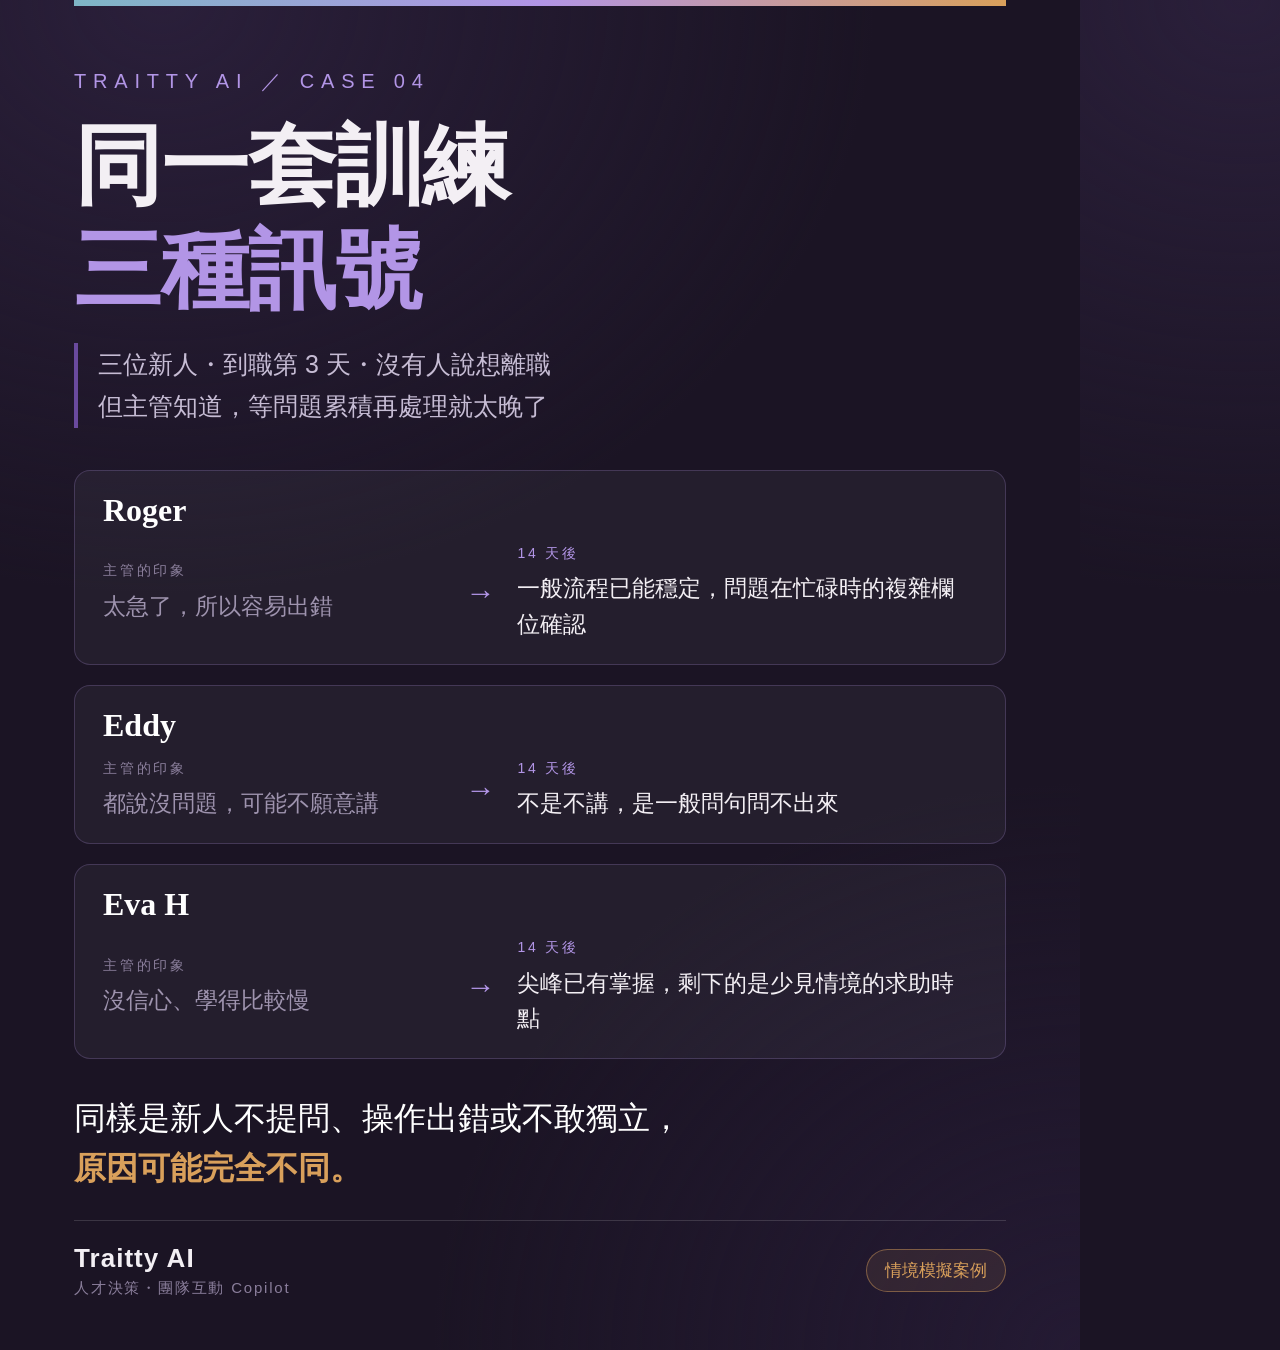
<file: docs/CASE04_新人到職前14天/source/海報原始檔_社群4x5.html>
<!doctype html><html lang="zh-Hant"><head><meta charset="utf-8">
<style>
*{margin:0;padding:0;box-sizing:border-box}
:root{
  --ink:#120E18; --plum:#1B1424; --violet:#B295E6; --violet-d:#6A4A9E;
  --paper:#F3EFF4; --mute:#8A7E9B; --ochre:#D9A05B; --teal:#7FB6C6;
}
html,body{width:1080px;height:1350px}
body{
  background:
    radial-gradient(120% 80% at 15% 0%, #2A1F3A 0%, transparent 55%),
    radial-gradient(100% 70% at 100% 100%, #241A33 0%, transparent 60%),
    var(--plum);
  color:var(--paper);
  font-family:"Noto Sans TC",sans-serif;
  padding:68px 74px;display:flex;flex-direction:column;
  position:relative;overflow:hidden;
}
body::after{
  content:"";position:absolute;left:74px;right:74px;top:0;height:6px;
  background:linear-gradient(90deg,var(--teal) 0%,var(--violet) 50%,var(--ochre) 100%);
}
.eyebrow{
  font-family:"Noto Sans TC",sans-serif;font-size:20px;letter-spacing:.34em;
  color:var(--violet);font-weight:500;text-transform:uppercase;
}
h1{
  font-family:"Noto Serif TC",serif;font-weight:900;
  font-size:88px;line-height:1.18;letter-spacing:-.01em;margin-top:20px;
}
h1 em{font-style:normal;color:var(--violet)}
.sub{
  margin-top:20px;font-size:25px;line-height:1.7;color:#C6BCD4;font-weight:400;
  padding-left:20px;border-left:4px solid var(--violet-d);
}
.rows{margin-top:42px;display:flex;flex-direction:column;gap:20px}
.row{
  background:rgba(255,255,255,.045);border:1px solid rgba(178,149,230,.22);
  border-radius:16px;padding:21px 28px;
}
.rname{
  font-family:"Noto Serif TC",serif;font-size:32px;font-weight:700;color:#fff;
  display:flex;align-items:baseline;gap:16px;
}
.rname span{
  font-family:"Noto Sans TC",sans-serif;font-size:16px;letter-spacing:.2em;
  color:var(--mute);font-weight:500;
}
.pair{display:flex;align-items:center;gap:22px;margin-top:14px}
.before{
  flex:1;font-size:23px;line-height:1.55;color:#9E93AE;
}
.arrow{color:var(--violet);font-size:30px;line-height:1}
.after{flex:1.35;font-size:23px;line-height:1.55;color:#F3EFF4;font-weight:500}
.tag{
  display:block;font-size:14px;letter-spacing:.2em;color:var(--mute);
  font-weight:500;margin-bottom:7px;
}
.after .tag{color:var(--violet)}
footer{margin-top:auto;padding-top:34px}
.kicker{
  font-family:"Noto Serif TC",serif;font-size:32px;line-height:1.58;color:#fff;font-weight:500;
}
.kicker b{color:var(--ochre);font-weight:700}
.meta{
  margin-top:26px;display:flex;align-items:center;justify-content:space-between;gap:24px;
  border-top:1px solid rgba(255,255,255,.14);padding-top:22px;
}
.brand{font-size:26px;font-weight:700;letter-spacing:.04em}
.brand small{display:block;font-size:15px;color:var(--mute);font-weight:400;letter-spacing:.12em;margin-top:5px}
.badge{
  font-size:17px;color:var(--ochre);border:1px solid rgba(217,160,91,.45);
  background:rgba(217,160,91,.10);padding:9px 18px;border-radius:999px;white-space:nowrap;
}
</style></head><body>
  <div class="eyebrow">Traitty AI ／ Case 04</div>
  <h1>同一套訓練<br><em>三種訊號</em></h1>
  <p class="sub">三位新人・到職第 3 天・沒有人說想離職<br>但主管知道，等問題累積再處理就太晚了</p>

  <div class="rows">
    <div class="row">
      <div class="rname">Roger</div>
      <div class="pair">
        <div class="before"><span class="tag">主管的印象</span>太急了，所以容易出錯</div>
        <div class="arrow">→</div>
        <div class="after"><span class="tag">14 天後</span>一般流程已能穩定，問題在忙碌時的複雜欄位確認</div>
      </div>
    </div>
    <div class="row">
      <div class="rname">Eddy</div>
      <div class="pair">
        <div class="before"><span class="tag">主管的印象</span>都說沒問題，可能不願意講</div>
        <div class="arrow">→</div>
        <div class="after"><span class="tag">14 天後</span>不是不講，是一般問句問不出來</div>
      </div>
    </div>
    <div class="row">
      <div class="rname">Eva H</div>
      <div class="pair">
        <div class="before"><span class="tag">主管的印象</span>沒信心、學得比較慢</div>
        <div class="arrow">→</div>
        <div class="after"><span class="tag">14 天後</span>尖峰已有掌握，剩下的是少見情境的求助時點</div>
      </div>
    </div>
  </div>

  <footer>
    <p class="kicker">同樣是新人不提問、操作出錯或不敢獨立，<br><b>原因可能完全不同。</b></p>
    <div class="meta">
      <div class="brand">Traitty AI<small>人才決策・團隊互動 Copilot</small></div>
      <div class="badge">情境模擬案例</div>
    </div>
  </footer>
</body></html>
</file>
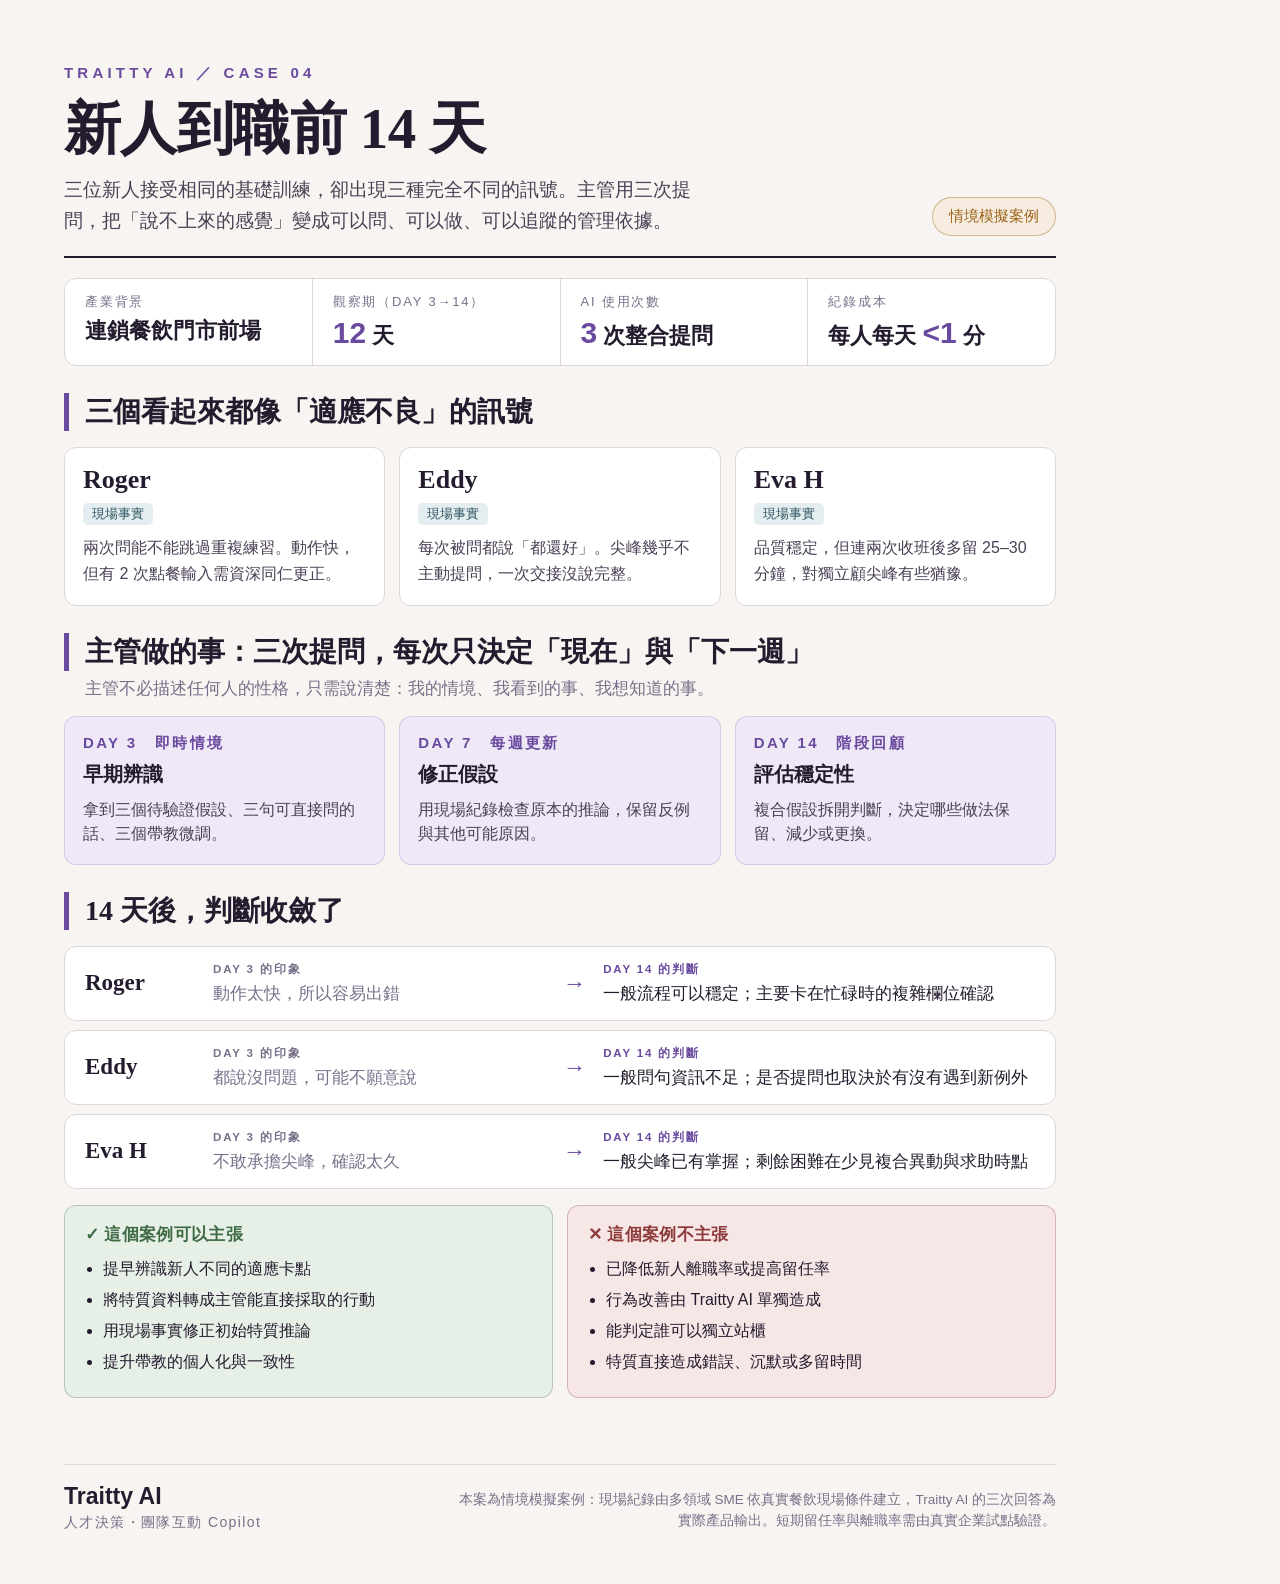
<file: docs/CASE04_新人到職前14天/source/海報原始檔_電子報完整版.html>
<!doctype html><html lang="zh-Hant"><head><meta charset="utf-8">
<style>
*{margin:0;padding:0;box-sizing:border-box}
:root{
  --ground:#F7F4F1; --surface:#FFFFFF; --surface2:#F0EBE8;
  --ink:#241C2E; --ink2:#4A4055; --ink3:#78708A;
  --rule:#DED6DB; --violet:#6A4A9E; --violet-s:#EFE9F7;
  --fact:#2C5561; --fact-s:#E4EDEF; --ochre:#9C6218; --ochre-s:#F6EDE0;
  --good:#3F6B45; --good-s:#E7F0E7; --bad:#8E3A3A; --bad-s:#F6E7E6;
}
html,body{width:1120px;height:1584px}
body{background:var(--ground);color:var(--ink);font-family:"Noto Sans TC",sans-serif;
  padding:64px 64px 52px;display:flex;flex-direction:column}
body>*{flex:0 0 auto}
.top{border-bottom:2px solid var(--ink);padding-bottom:20px;display:flex;justify-content:space-between;align-items:flex-end;gap:30px}
.eyebrow{font-size:15px;letter-spacing:.28em;color:var(--violet);font-weight:700}
h1{font-family:"Noto Serif TC",serif;font-size:57px;line-height:1.2;font-weight:900;margin-top:12px;letter-spacing:-.01em}
.deck{font-size:19px;color:var(--ink2);line-height:1.6;margin-top:12px;max-width:660px}
.badge{font-size:15px;color:var(--ochre);border:1px solid rgba(156,98,24,.4);background:var(--ochre-s);
  padding:9px 16px;border-radius:999px;white-space:nowrap;font-weight:500}
.stats{display:flex;gap:0;margin-top:20px;border:1px solid var(--rule);border-radius:12px;overflow:hidden;background:var(--surface)}
.stat{flex:1;padding:14px 20px;border-right:1px solid var(--rule)}
.stat:last-child{border-right:0}
.stat dt{font-size:13px;letter-spacing:.14em;color:var(--ink3);font-weight:500}
.stat dd{font-size:22px;font-weight:700;margin-top:5px}
.stat dd b{font-size:30px;color:var(--violet)}
h2{font-family:"Noto Serif TC",serif;font-size:28px;font-weight:900;margin-top:27px;
  padding-left:16px;border-left:5px solid var(--violet);line-height:1.35}
.h2note{font-size:17px;color:var(--ink3);font-weight:400;margin-top:6px;padding-left:21px}
.three{display:grid;grid-template-columns:repeat(3,1fr);gap:14px;margin-top:16px}
.pc{background:var(--surface);border:1px solid var(--rule);border-radius:12px;padding:17px 18px}
.pc .n{font-family:"Noto Serif TC",serif;font-size:26px;font-weight:900}
.pc .chip{display:inline-block;background:var(--fact-s);color:var(--fact);font-size:13px;
  padding:2px 9px;border-radius:5px;margin-top:8px;font-weight:500}
.pc .o{font-size:16px;line-height:1.65;color:var(--ink2);margin-top:10px}
.flow{display:grid;grid-template-columns:1fr 1fr 1fr;gap:14px;margin-top:16px}
.fc{background:var(--violet-s);border-radius:12px;padding:17px 18px;border:1px solid rgba(106,74,158,.2)}
.fc .d{font-size:15px;letter-spacing:.16em;color:var(--violet);font-weight:700}
.fc .t{font-size:20px;font-weight:700;margin-top:7px;line-height:1.45}
.fc .b{font-size:15.5px;color:var(--ink2);line-height:1.6;margin-top:9px}
.cv{margin-top:16px;display:flex;flex-direction:column;gap:9px}
.cvr{display:grid;grid-template-columns:112px 1fr 26px 1.3fr;gap:16px;align-items:center;
  background:var(--surface);border:1px solid var(--rule);border-radius:12px;padding:14px 20px}
.cvr .n{font-family:"Noto Serif TC",serif;font-size:23px;font-weight:900}
.cvr .b4{font-size:16.5px;color:var(--ink3);line-height:1.5}
.cvr .ar{color:var(--violet);font-size:23px;text-align:center}
.cvr .af{font-size:16.5px;line-height:1.5;font-weight:500}
.cvr .lbl{display:block;font-size:11.5px;letter-spacing:.16em;font-weight:700;margin-bottom:3px}
.cvr .b4 .lbl{color:var(--ink3)}
.cvr .af .lbl{color:var(--violet)}
.claims{display:grid;grid-template-columns:1fr 1fr;gap:14px;margin-top:16px}
.cb{border-radius:12px;padding:17px 20px}
.cb.y{background:var(--good-s);border:1px solid rgba(63,107,69,.3)}
.cb.n{background:var(--bad-s);border:1px solid rgba(142,58,58,.3)}
.cb h3{font-size:17px;margin-bottom:10px;letter-spacing:.02em}
.cb.y h3{color:var(--good)} .cb.n h3{color:var(--bad)}
.cb li{font-size:16px;line-height:1.62;margin-left:18px;margin-bottom:5px}
footer{margin-top:auto;padding-top:18px;border-top:1px solid var(--rule);
  display:flex;justify-content:space-between;align-items:flex-end;gap:26px}
.brand{font-size:23px;font-weight:700}
.brand small{display:block;font-size:14px;color:var(--ink3);font-weight:400;letter-spacing:.1em;margin-top:4px}
.disc{font-size:13.5px;color:var(--ink3);line-height:1.6;max-width:600px;text-align:right}
</style></head><body>
  <div class="top">
    <div>
      <div class="eyebrow">TRAITTY AI ／ CASE 04</div>
      <h1>新人到職前 14 天</h1>
      <p class="deck">三位新人接受相同的基礎訓練，卻出現三種完全不同的訊號。主管用三次提問，把「說不上來的感覺」變成可以問、可以做、可以追蹤的管理依據。</p>
    </div>
    <div class="badge">情境模擬案例</div>
  </div>

  <dl class="stats">
    <div class="stat"><dt>產業背景</dt><dd>連鎖餐飲門市前場</dd></div>
    <div class="stat"><dt>觀察期（DAY 3→14）</dt><dd><b>12</b> 天</dd></div>
    <div class="stat"><dt>AI 使用次數</dt><dd><b>3</b> 次整合提問</dd></div>
    <div class="stat"><dt>紀錄成本</dt><dd>每人每天 <b>&lt;1</b> 分</dd></div>
  </dl>

  <h2>三個看起來都像「適應不良」的訊號</h2>
  <div class="three">
    <div class="pc"><div class="n">Roger</div><span class="chip">現場事實</span>
      <p class="o">兩次問能不能跳過重複練習。動作快，但有 2 次點餐輸入需資深同仁更正。</p></div>
    <div class="pc"><div class="n">Eddy</div><span class="chip">現場事實</span>
      <p class="o">每次被問都說「都還好」。尖峰幾乎不主動提問，一次交接沒說完整。</p></div>
    <div class="pc"><div class="n">Eva H</div><span class="chip">現場事實</span>
      <p class="o">品質穩定，但連兩次收班後多留 25–30 分鐘，對獨立顧尖峰有些猶豫。</p></div>
  </div>

  <h2>主管做的事：三次提問，每次只決定「現在」與「下一週」</h2>
  <p class="h2note">主管不必描述任何人的性格，只需說清楚：我的情境、我看到的事、我想知道的事。</p>
  <div class="flow">
    <div class="fc"><div class="d">DAY 3　即時情境</div><div class="t">早期辨識</div>
      <p class="b">拿到三個待驗證假設、三句可直接問的話、三個帶教微調。</p></div>
    <div class="fc"><div class="d">DAY 7　每週更新</div><div class="t">修正假設</div>
      <p class="b">用現場紀錄檢查原本的推論，保留反例與其他可能原因。</p></div>
    <div class="fc"><div class="d">DAY 14　階段回顧</div><div class="t">評估穩定性</div>
      <p class="b">複合假設拆開判斷，決定哪些做法保留、減少或更換。</p></div>
  </div>

  <h2>14 天後，判斷收斂了</h2>
  <div class="cv">
    <div class="cvr"><div class="n">Roger</div>
      <div class="b4"><span class="lbl">DAY 3 的印象</span>動作太快，所以容易出錯</div>
      <div class="ar">→</div>
      <div class="af"><span class="lbl">DAY 14 的判斷</span>一般流程可以穩定；主要卡在忙碌時的複雜欄位確認</div></div>
    <div class="cvr"><div class="n">Eddy</div>
      <div class="b4"><span class="lbl">DAY 3 的印象</span>都說沒問題，可能不願意說</div>
      <div class="ar">→</div>
      <div class="af"><span class="lbl">DAY 14 的判斷</span>一般問句資訊不足；是否提問也取決於有沒有遇到新例外</div></div>
    <div class="cvr"><div class="n">Eva H</div>
      <div class="b4"><span class="lbl">DAY 3 的印象</span>不敢承擔尖峰，確認太久</div>
      <div class="ar">→</div>
      <div class="af"><span class="lbl">DAY 14 的判斷</span>一般尖峰已有掌握；剩餘困難在少見複合異動與求助時點</div></div>
  </div>

  <div class="claims">
    <div class="cb y"><h3>✓ 這個案例可以主張</h3><ul>
      <li>提早辨識新人不同的適應卡點</li>
      <li>將特質資料轉成主管能直接採取的行動</li>
      <li>用現場事實修正初始特質推論</li>
      <li>提升帶教的個人化與一致性</li></ul></div>
    <div class="cb n"><h3>✕ 這個案例不主張</h3><ul>
      <li>已降低新人離職率或提高留任率</li>
      <li>行為改善由 Traitty AI 單獨造成</li>
      <li>能判定誰可以獨立站櫃</li>
      <li>特質直接造成錯誤、沉默或多留時間</li></ul></div>
  </div>

  <footer>
    <div class="brand">Traitty AI<small>人才決策・團隊互動 Copilot</small></div>
    <p class="disc">本案為情境模擬案例：現場紀錄由多領域 SME 依真實餐飲現場條件建立，Traitty AI 的三次回答為實際產品輸出。短期留任率與離職率需由真實企業試點驗證。</p>
  </footer>
</body></html>
</file>
<file: yodwp/_ds/nocturne-75fc3daf-b8df-4f9a-8f6c-f9d8acbf42ec/styles.css>
/* Nocturne — design-system tokens and component classes. This file is the source of truth for the system's look; retune it here and see readme.md. */
@import url('https://fonts.googleapis.com/css2?family=Inter:wght@400;500;600;700&display=swap');

:root {
  --color-bg: #161826;
  --color-surface: #232532;
  --color-text: #e9e9ed;
  --color-accent: #9184d9; /* review round 7 (Barron): the accent moves to
     the product's blurple — OKLCH hue 289.2, the hue of the app's own Pro
     accent (#9a8fe0, --om-accent-pro) — at the same lightness the steel
     accent held (L 0.660, so the documented ratios survive) and chroma
     in the product blurple's own range (its token sits at C 0.118; the
     accent takes 0.125, from the old steel's 0.030):
     the accent now reads as an accent rather than another neutral. */
  --color-accent-2: #a7a1db; /* the machine-derived stand-in follows: same
     hue, same L 0.734, chroma at the same 2:3 proportion it held */
  --color-divider: color-mix(in srgb, #e9e9ed 16%, transparent);

  /* Tonal ramps — generated in OKLCH on one shared lightness scale, so the
     same step of any role matches the others in visual value. */
  --color-neutral-100: #f3f5fe;
  --color-neutral-200: #e4e7f5;
  --color-neutral-300: #cfd3e5;
  --color-neutral-400: #b2b6ca;
  --color-neutral-500: #9397ab;
  --color-neutral-600: #75798c;
  --color-neutral-700: #595d6c;
  --color-neutral-800: #3f424d;
  --color-neutral-900: #292b31;

  --color-accent-100: #f5f4ff;
  --color-accent-200: #e7e5fe;
  --color-accent-300: #d2cefd;
  --color-accent-400: #b5abfc;
  --color-accent-500: #968ae0;
  --color-accent-600: #796cbf;
  --color-accent-700: #5d5294;
  --color-accent-800: #423a6a;
  --color-accent-900: #2b2741;

  --color-accent-2-100: #f5f4ff;
  --color-accent-2-200: #e7e5fe;
  --color-accent-2-300: #d2cefd;
  --color-accent-2-400: #b5afe8;
  --color-accent-2-500: #9690c9;
  --color-accent-2-600: #7972a9;
  --color-accent-2-700: #5c5783;
  --color-accent-2-800: #423e5d;
  --color-accent-2-900: #2b293a;

  /* Deck section-divider ground — review round 3: saturation as presence.
     Dividers take a saturated deep indigo (hue 277, the neutral ramp's own
     family; C 0.094 — written when the accent held C 0.030, before the
     round-7 blurple raised it past the ground's) with a lighter bloom and
     a ghost tint of the same hue, while the slide grounds stay
     desaturated. Deck-scale fills only — not interface colors. */
  --color-section: #262a60;
  --color-section-glow: #353b80;
  --color-section-ghost: #4c5397;

  --font-heading: "Inter", system-ui, sans-serif;
  --font-heading-weight: 500;
  --font-body: "Inter", system-ui, sans-serif;

  --space-1: 2.8px;
  --space-2: 5.6px;
  --space-3: 8.4px;
  --space-4: 11.2px;
  --space-6: 16.8px;
  --space-8: 22.4px;

  --radius-sm: 4px;
  --radius-md: 8px;
  --radius-lg: 14px;

  /* Elevation — derived from the ground: soft ink-tinted shadows on a
     light theme, a hairline edge + ambient darkness on a dark one. */
  --shadow-sm: 0 0 0 1px #3f424d;
  --shadow-md: 0 0 0 1px #595d6c, 0 6px 18px rgba(0,0,0,0.55);
  --shadow-lg: 0 0 0 1px #9397ab, 0 16px 40px rgba(0,0,0,0.65);
}

body {
  background: var(--color-bg);
  color: var(--color-text);
  font-family: var(--font-body);
}
h1, h2, h3, h4 { font-family: var(--font-heading); font-weight: var(--font-heading-weight); }

.lighten{mix-blend-mode:lighten;background-color:transparent}

/* ══════════════════════════════════════════════════════════════════════════
   Components — built with the tokens above. Plain CSS
   on plain HTML: no JavaScript, no build step. Each class is documented in
   readme.md and demonstrated in foundations/ and components/.
   ══════════════════════════════════════════════════════════════════════ */

*, *::before, *::after { box-sizing: border-box; }
body { margin: 0; font-size: 15px; line-height: 1.55; font-weight: 400; }
h1, h2, h3, h4, h5, h6 {
  font-family: var(--font-heading); font-weight: var(--font-heading-weight);
  line-height: 1.12; letter-spacing: -0.015em; margin: 0 0 var(--space-2);
}
h1 { font-size: 42px; }
h2 { font-size: 32px; }
h3 { font-size: 25px; }
h4 { font-size: 20px; }
h5 { font-size: 16px; }
h6 { font-size: 13px; }
h6 { letter-spacing: 0.08em; text-transform: uppercase; }
p { margin: 0 0 var(--space-3); }
a { color: var(--color-accent); text-underline-offset: 3px; }
img { display: block; max-width: 100%; }
figure { margin: 0; }
figcaption {
  font-size: 11px; margin-top: var(--space-1);
  color: color-mix(in srgb, var(--color-text) 55%, transparent);
}
.text-muted { color: color-mix(in srgb, var(--color-text) 55%, transparent); }
:focus { outline: none; }
:focus-visible { outline: 2px solid var(--color-accent); outline-offset: 2px; }
::selection { background: color-mix(in srgb, var(--color-accent) 30%, transparent); }

/* — rules — */
/* Rules fade to transparent at both ends instead of stopping cleanly — a
   Nocturne signature. The ramp is 48px an end (one deck baseline unit),
   painted from the same divider token. Freestanding rules fade; box
   outlines, in-control separators, and short accent marks stay solid. */
.hr {
  height: 1px; border: 0; margin: var(--space-4) 0;
  background: linear-gradient(to right,
    transparent, var(--color-divider) 48px,
    var(--color-divider) calc(100% - 48px), transparent);
}

/* — buttons — */
.btn {
  display: inline-flex; align-items: center; justify-content: center; gap: 6px;
  cursor: pointer; text-decoration: none;
  font-family: var(--font-heading); font-weight: var(--font-heading-weight);
  font-size: 14px; line-height: 1.2; color: var(--color-text); /* matches the .input's 14px —
     the pair sits side by side in sign-up rows */
  background: transparent; border: 1px solid transparent;
  padding: var(--space-2) calc(var(--space-3) * 1.2);
  border-radius: var(--radius-md);
}
.btn svg { display: block; }
.btn:disabled { opacity: 0.45; cursor: not-allowed; }
.btn-primary { color: var(--color-accent); border-color: var(--color-accent); }
.btn-primary:hover { background: color-mix(in srgb, var(--color-accent) 12%, transparent); }
.btn-primary:active { background: color-mix(in srgb, var(--color-accent) 22%, transparent); }
.btn-secondary { border-color: var(--color-divider); }
.btn-secondary:hover { background: color-mix(in srgb, var(--color-text) 7%, transparent); }
.btn-secondary:active { background: color-mix(in srgb, var(--color-text) 14%, transparent); }
.btn-ghost { color: var(--color-accent); padding-inline: var(--space-1); }
.btn-ghost:hover { background: color-mix(in srgb, var(--color-accent) 10%, transparent); }
.btn-ghost:active { background: color-mix(in srgb, var(--color-accent) 18%, transparent); }
.btn-icon { width: 36px; height: 36px; padding: 0; }
.btn-block { width: 100%; margin-top: var(--space-2); }

/* — forms — */
.field > label {
  display: block; font-size: 12px; margin-bottom: 5px;
  color: color-mix(in srgb, var(--color-text) 70%, transparent);
}
.input {
  width: 100%; min-height: 36px; padding: 6px 10px; font: inherit;
  font-size: 14px; color: var(--color-text); caret-color: var(--color-accent);
  background: var(--color-surface);
  border: 1px solid var(--color-divider); border-radius: var(--radius-md);
}
.input:hover { border-color: color-mix(in srgb, var(--color-text) 45%, transparent); }
.input:focus-visible { border-color: var(--color-accent); outline-offset: 0; }
textarea.input { min-height: 90px; resize: vertical; }
.radio { display: inline-flex; align-items: center; gap: 8px; cursor: pointer; font-size: 14px; }
.radio input, .seg-opt input {
  position: absolute; opacity: 0; width: 0; height: 0; pointer-events: none;
}
.radio .dot {
  width: 16px; height: 16px; flex: none; border-radius: 50%;
  border: 1.5px solid var(--color-divider);
}
.radio:hover .dot { border-color: var(--color-accent); }
.radio input:checked + .dot {
  border-color: var(--color-accent); background: var(--color-accent);
  box-shadow: inset 0 0 0 4px var(--color-bg);
}
.radio input:focus-visible + .dot { outline: 2px solid var(--color-accent); outline-offset: 2px; }
.seg {
  display: inline-flex; overflow: hidden;
  border: 1px solid var(--color-divider); border-radius: var(--radius-md);
}
.seg-opt {
  display: inline-flex; align-items: center; gap: 6px;
  padding: 7px 12px; font-size: 13px; cursor: pointer;
}
.seg-opt + .seg-opt { border-left: 1px solid var(--color-divider); }
.seg-opt:has(input:checked) { color: var(--color-accent); box-shadow: inset 0 0 0 1px var(--color-accent); }
.seg-opt:not(:has(input:checked)):hover { background: color-mix(in srgb, var(--color-text) 7%, transparent); }
.seg-opt:has(input:focus-visible) { outline: 2px solid var(--color-accent); outline-offset: -2px; }

/* — cards — */
.card {
  display: flex; flex-direction: column; gap: var(--space-2);
  padding: var(--space-3); border-radius: var(--radius-md); background: var(--color-surface);
}
.card-kicker { font-size: 10px; letter-spacing: 0.1em; text-transform: uppercase; color: var(--color-accent); }
.card-title {
  font-family: var(--font-heading); font-weight: var(--font-heading-weight);
  font-size: 17px; line-height: 1.2;
}
.card-body { margin: 0; font-size: 13px; opacity: 0.8; flex: 1; }
.card-meta {
  display: flex; align-items: center; gap: 6px; font-size: 11px;
  color: color-mix(in srgb, var(--color-text) 50%, transparent);
}
.elev-sm { box-shadow: var(--shadow-sm); }
.elev-md { box-shadow: var(--shadow-md); }
.elev-lg { box-shadow: var(--shadow-lg); }

/* — tags — */
.tag {
  display: inline-flex; align-items: center; font-size: 11px;
  letter-spacing: 0.02em; padding: 3px 10px;
  border-radius: calc(var(--radius-md) * 0.75);
}
.tag-accent { background: var(--color-accent-800); color: var(--color-accent-100); }
.tag-accent-2 { background: var(--color-accent-2-800); color: var(--color-accent-2-100); }
.tag-neutral { background: var(--color-neutral-800); color: var(--color-neutral-100); }
.tag-outline { border: 1px solid var(--color-accent); color: var(--color-accent); }

/* — navigation — */
.nav {
  display: flex; align-items: center; gap: var(--space-4);
  padding: var(--space-3) var(--space-4);
  border-bottom: none;
}
.nav-brand {
  font-family: var(--font-heading); font-weight: var(--font-heading-weight);
  font-size: 18px; margin-right: auto;
}
.nav a { color: inherit; text-decoration: none; font-size: 14px; }
.nav a:hover, .nav a[aria-current='page'] { color: var(--color-accent); }

/* — tables — */
.table { width: 100%; border-collapse: collapse; font-size: 14px; }
.table th {
  text-align: left; font-size: 11px; letter-spacing: 0.08em; text-transform: uppercase;
  color: color-mix(in srgb, var(--color-text) 60%, transparent);
  padding: var(--space-2); border-bottom: 1px solid transparent; /* keeps layout; the row paints the fading rule */
}
.table td {
  padding: var(--space-2);
  border-bottom: 1px solid transparent;
}
/* Row rules as row-level strips so the end-fade spans the row, not each cell. */
.table thead tr {
  background: linear-gradient(to right,
    transparent, var(--color-divider) 48px,
    var(--color-divider) calc(100% - 48px), transparent) no-repeat bottom / 100% 1px;
}
.table tbody tr {
  background: linear-gradient(to right,
    transparent, color-mix(in srgb, var(--color-text) 8%, transparent) 48px,
    color-mix(in srgb, var(--color-text) 8%, transparent) calc(100% - 48px), transparent) no-repeat bottom / 100% 1px;
}
.table tbody tr:hover {
  /* the hover tint layers over the row rule, which keeps painting */
  background:
    linear-gradient(color-mix(in srgb, var(--color-text) 4%, transparent),
                    color-mix(in srgb, var(--color-text) 4%, transparent)) no-repeat 0 0 / 100% 100%,
    linear-gradient(to right,
      transparent, color-mix(in srgb, var(--color-text) 8%, transparent) 48px,
      color-mix(in srgb, var(--color-text) 8%, transparent) calc(100% - 48px), transparent) no-repeat bottom / 100% 1px;
}

/* — dialog — */
.dialog-backdrop {
  position: fixed; inset: 0; display: grid; place-items: center;
  padding: var(--space-4);
  background: color-mix(in srgb, var(--color-neutral-900) 50%, transparent);
}
.dialog {
  width: min(440px, 100%); display: flex; flex-direction: column; gap: var(--space-3);
  padding: var(--space-4); border-radius: var(--radius-lg);
  background: var(--color-surface); box-shadow: var(--shadow-lg);
}
.dialog-title {
  font-family: var(--font-heading); font-weight: var(--font-heading-weight);
  font-size: 20px;
}
.dialog-body { font-size: 14px; opacity: 0.85; }
.dialog-actions { display: flex; justify-content: flex-end; gap: var(--space-2); margin-top: var(--space-2); }
</file>
